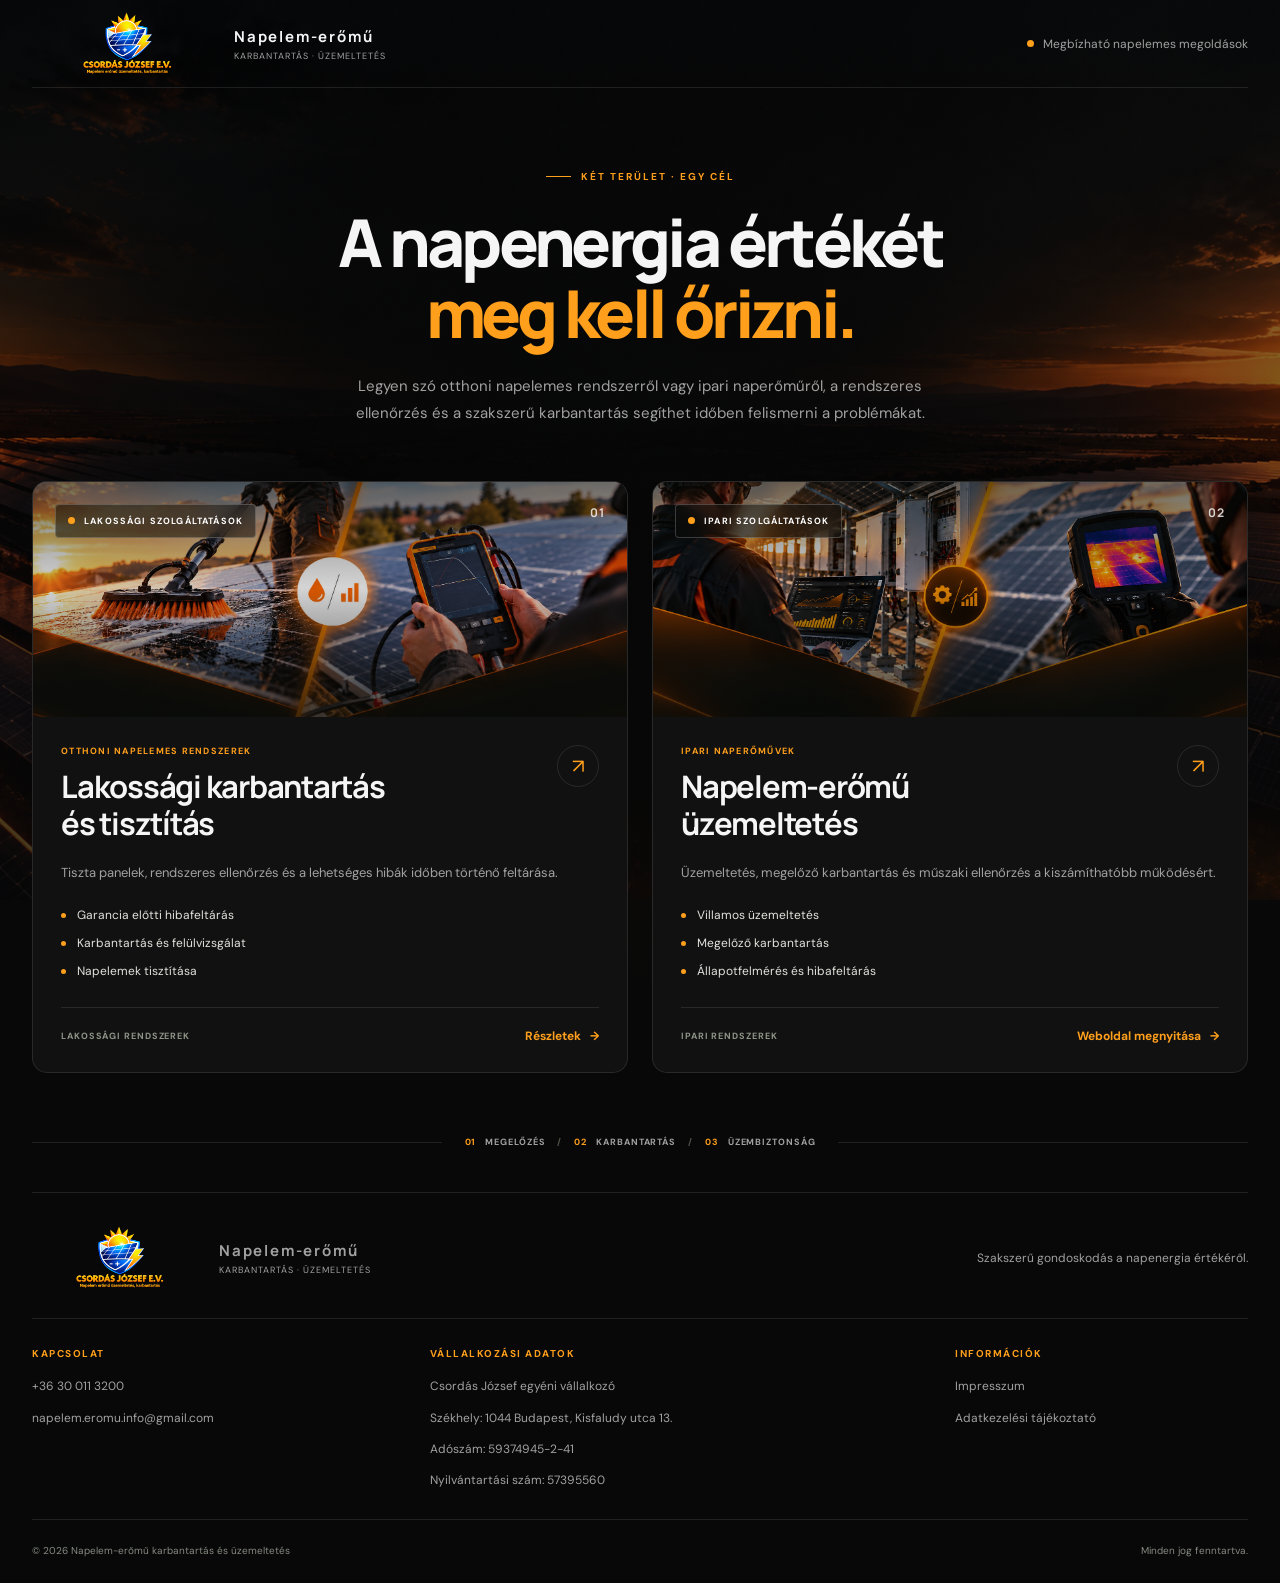
<file: index.html>
<!DOCTYPE html>
<html lang="hu">
<head>
    <meta charset="UTF-8">
    <meta name="viewport" content="width=device-width, initial-scale=1.0">

    <title>Napelemes karbantartás és üzemeltetés</title>
    <meta
        name="description"
        content="Lakossági napelemes karbantartás, tisztítás és felülvizsgálat, valamint ipari naperőművek üzemeltetése."
    >
    <meta name="theme-color" content="#10130f">

    <link rel="preconnect" href="https://fonts.googleapis.com">
    <link rel="preconnect" href="https://fonts.gstatic.com" crossorigin>
    <link
        href="https://fonts.googleapis.com/css2?family=DM+Sans:wght@400;500;600;700&family=Manrope:wght@400;500;600;700;800&display=swap"
        rel="stylesheet"
    >
    <link rel="stylesheet" href="landing.css">
</head>

<body class="landing-page">
    <div class="page-shell">
        <header class="topbar">
            <a class="brand" href="index.html" aria-label="Kezdőlap">
                
                <img
                    src="images/logo.png"
                    alt="Naperőmű Üzemeltetés"
                    class="brand-logo"
                >
                <span class="brand-copy">
                    <strong>Napelem-erőmű</strong>
                    <span>KARBANTARTÁS · ÜZEMELTETÉS</span>
                </span>
            </a>

            <div class="topbar-note">
                <span class="status-dot"></span>
                Megbízható napelemes megoldások
            </div>
        </header>

        <main>
            <section class="intro">
                <p class="eyebrow">
                    <span></span>
                    KÉT TERÜLET · EGY CÉL
                </p>

                <h1>
                    A napenergia értékét
                    <span>meg kell őrizni.</span>
                </h1>

                <p class="intro-text">
                    Legyen szó otthoni napelemes rendszerről vagy ipari
                    naperőműről, a rendszeres ellenőrzés és a szakszerű
                    karbantartás segíthet időben felismerni a problémákat.
                </p>
            </section>

            <section class="service-grid" aria-label="Szolgáltatási területek">

                <!-- LAKOSSÁGI OLDAL -->
                <a class="service-card residential-card" href="lakossagi.html">
                    <div class="card-image residential-image">
                        <span class="image-label">
                            <span class="label-dot"></span>
                            LAKOSSÁGI SZOLGÁLTATÁSOK
                        </span>

                        <span class="image-number">01</span>
                    </div>

                    <div class="card-content">
                        <div class="card-heading">
                            <div>
                                <p class="card-kicker">OTTHONI NAPELEMES RENDSZEREK</p>
                                <h2>Lakossági karbantartás <span>és tisztítás</span></h2>
                            </div>

                            <span class="card-arrow" aria-hidden="true">↗</span>
                        </div>

                        <p class="card-description">
                            Tiszta panelek, rendszeres ellenőrzés és
                            a lehetséges hibák időben történő feltárása.
                        </p>

                        <ul class="service-list">
                            <li>Garancia előtti hibafeltárás</li>
                            <li>Karbantartás és felülvizsgálat</li>
                            <li>Napelemek tisztítása</li>
                        </ul>

                        <div class="card-footer">
                            <span>LAKOSSÁGI RENDSZEREK</span>
                            <span class="card-link">Részletek <span aria-hidden="true">→</span></span>
                        </div>
                    </div>
                </a>

                <!-- MEGLÉVŐ IPARI OLDAL -->
                <a class="service-card industrial-card" href="uzemeltetes.html">
                    <div class="card-image industrial-image">
                        <span class="image-label">
                            <span class="label-dot"></span>
                            IPARI SZOLGÁLTATÁSOK
                        </span>

                        <span class="image-number">02</span>
                    </div>

                    <div class="card-content">
                        <div class="card-heading">
                            <div>
                                <p class="card-kicker">IPARI NAPERŐMŰVEK</p>
                                <h2>Napelem-erőmű<span>üzemeltetés</span></h2>
                            </div>

                            <span class="card-arrow" aria-hidden="true">↗</span>
                        </div>

                        <p class="card-description">
                            Üzemeltetés, megelőző karbantartás és műszaki
                            ellenőrzés a kiszámíthatóbb működésért.
                        </p>

                        <ul class="service-list">
                            <li>Villamos üzemeltetés</li>
                            <li>Megelőző karbantartás</li>
                            <li>Állapotfelmérés és hibafeltárás</li>
                        </ul>

                        <div class="card-footer">
                            <span>IPARI RENDSZEREK</span>
                            <span class="card-link">Weboldal megnyitása <span aria-hidden="true">→</span></span>
                        </div>
                    </div>
                </a>

            </section>

            <section class="bottom-note">
                <div class="bottom-line"></div>
                <p>
                    <span>01</span> MEGELŐZÉS
                    <span class="note-separator">/</span>
                    <span>02</span> KARBANTARTÁS
                    <span class="note-separator">/</span>
                    <span>03</span> ÜZEMBIZTONSÁG
                </p>
                <div class="bottom-line"></div>
            </section>
        </main>

        
        <footer class="site-footer">
            <div class="footer-main">
                <a class="brand footer-brand" href="index.html">
                    
                    <img
                        src="images/logo.png"
                        alt="Naperőmű Üzemeltetés"
                        class="brand-logo"
                    >

                    <span class="brand-copy">
                        <strong>Napelem-erőmű</strong>
                        <span>KARBANTARTÁS · ÜZEMELTETÉS</span>
                    </span>
                </a>

                <p class="footer-tagline">
                    Szakszerű gondoskodás a napenergia értékéről.
                </p>
            </div>

            <div class="footer-details">
                <div class="footer-column">
                    <p class="footer-heading">KAPCSOLAT</p>

                    <a href="tel:+36300113200">
                        +36 30 011 3200
                    </a>

                    <a href="mailto:napelem.eromu.info@gmail.com">
                        napelem.eromu.info@gmail.com
                    </a>
                </div>

                <div class="footer-column">
                    <p class="footer-heading">VÁLLALKOZÁSI ADATOK</p>

                    <p>Csordás József egyéni vállalkozó</p>
                    <p>Székhely: 1044 Budapest, Kisfaludy utca 13.</p>
                    <p>Adószám: 59374945-2-41</p>
                    <p>Nyilvántartási szám: 57395560</p>
                </div>

                <div class="footer-column">
                    <p class="footer-heading">INFORMÁCIÓK</p>

                    <a href="impresszum.html">Impresszum</a>
                    <a href="adatkezeles.html">Adatkezelési tájékoztató</a>
                </div>
            </div>

            <div class="footer-bottom">
                <span>© 2026 Napelem-erőmű karbantartás és üzemeltetés</span>
                <span>Minden jog fenntartva.</span>
            </div>
        </footer>
    </div>
</body>
</html>
</file>
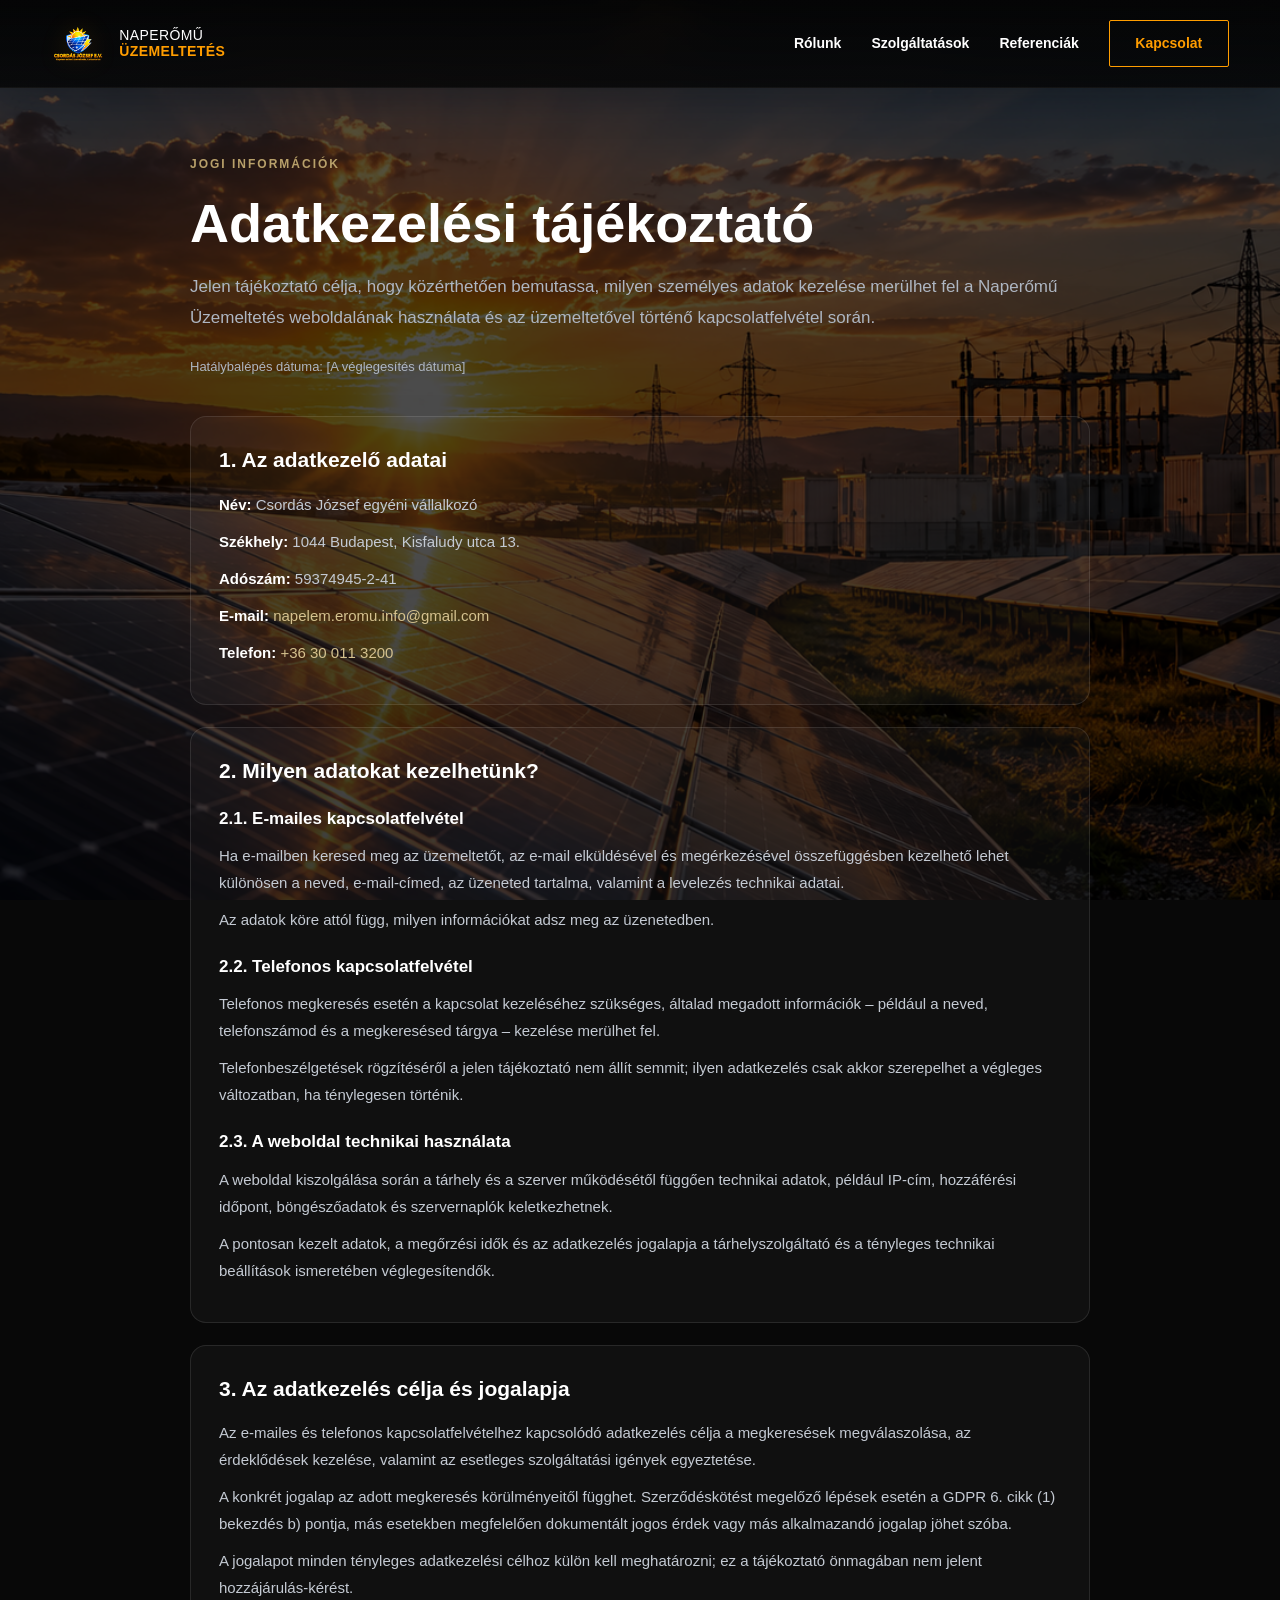
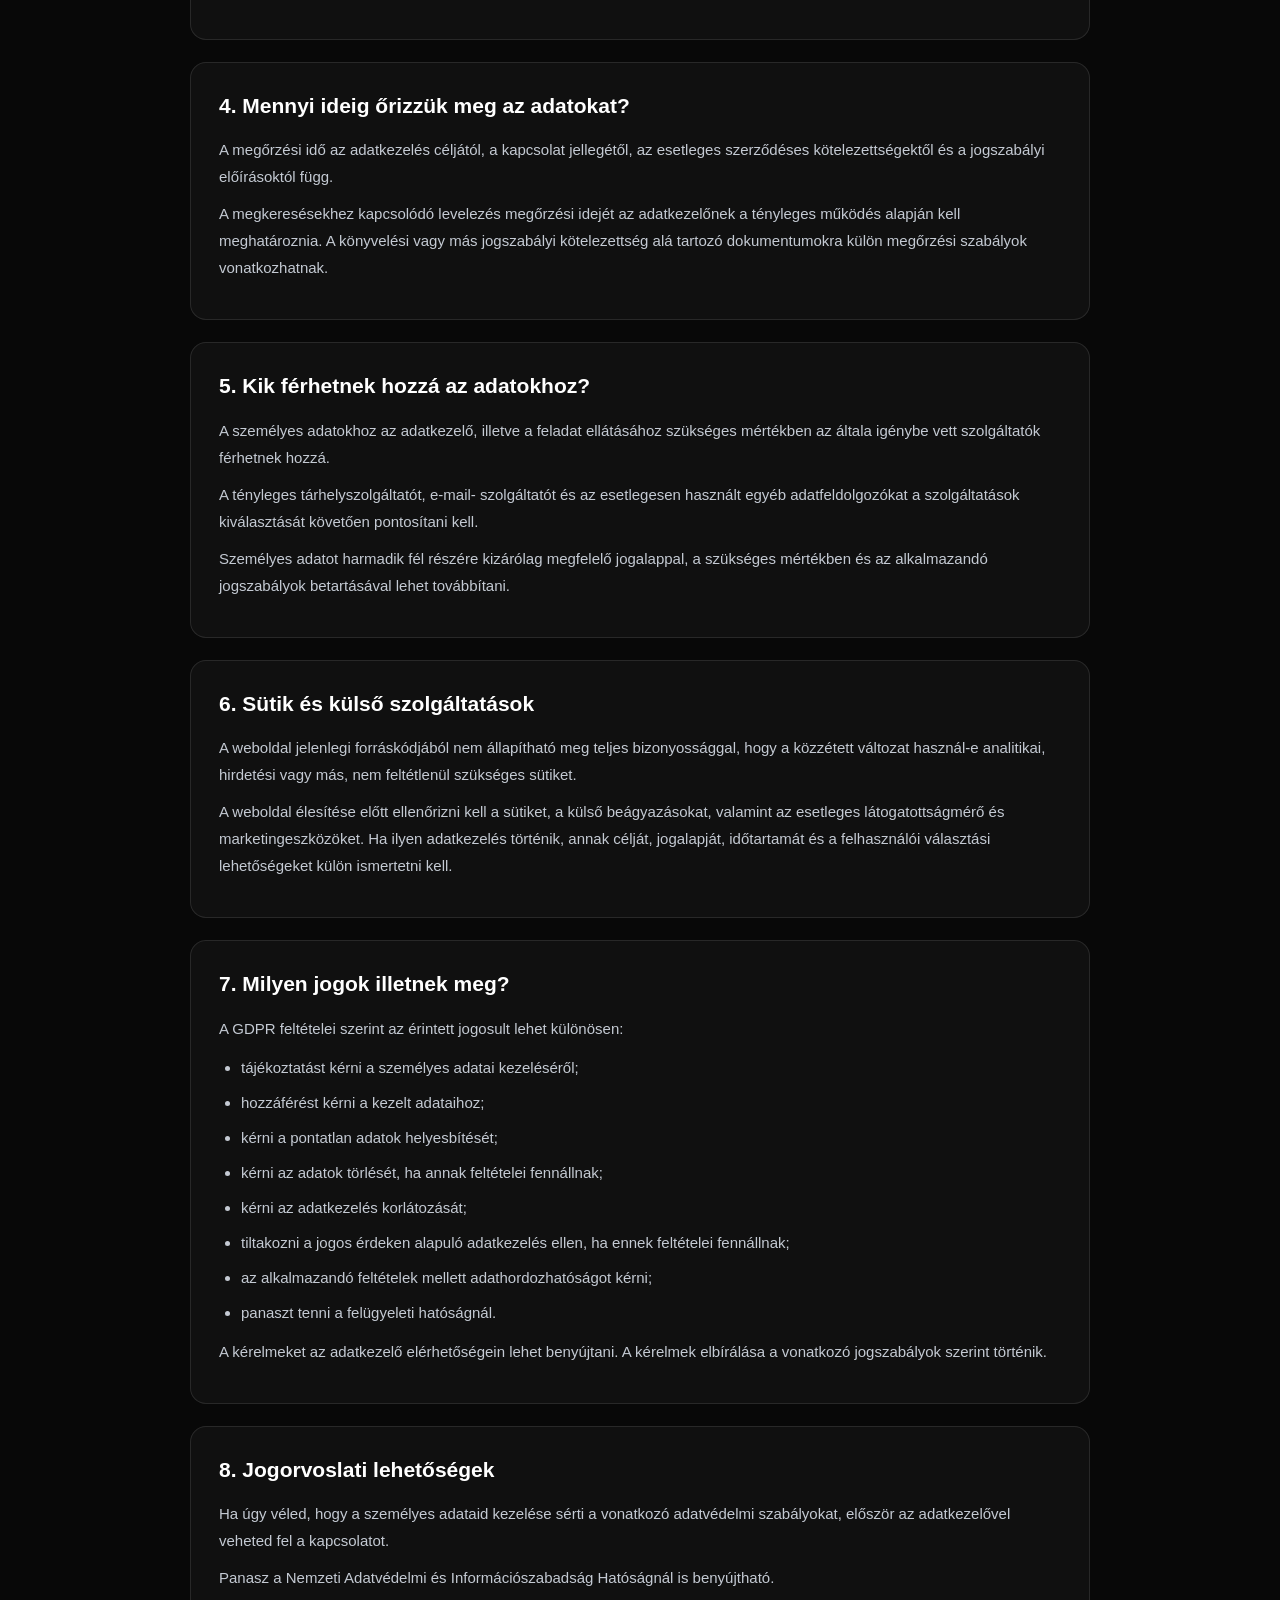
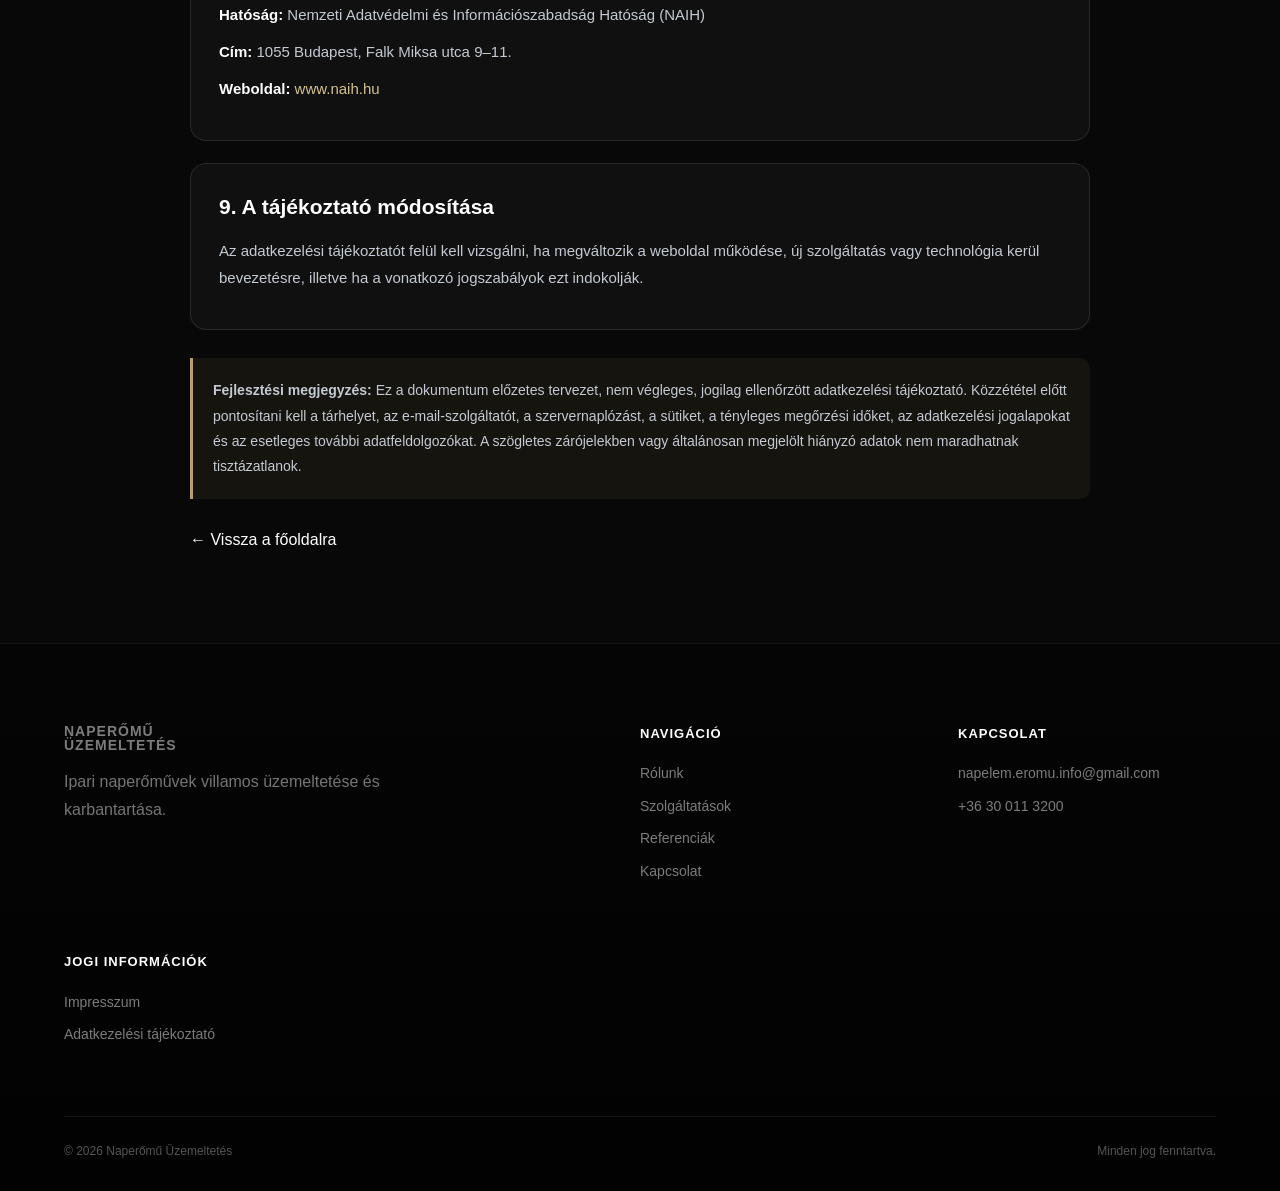
<file: adatkezeles.html>
<!DOCTYPE html>
<html lang="hu">
<head>
    <meta charset="UTF-8">
    <meta name="viewport" content="width=device-width, initial-scale=1.0">

    <title>Adatkezelési tájékoztató | Naperőmű Üzemeltetés</title>

    <meta
        name="description"
        content="A Naperőmű Üzemeltetés weboldalához kapcsolódó adatkezelési tájékoztató."
    >

    <link rel="stylesheet" href="style.css">
    <link rel="stylesheet" href="home.css">

    <style>
        .legal-page {
            min-height: 70vh;
            padding: 150px 0 90px;
        }

        .legal-content {
            max-width: 900px;
            margin: 0 auto;
        }

        .legal-eyebrow {
            display: inline-block;
            margin-bottom: 18px;
            color: #b8a06a;
            font-size: 12px;
            font-weight: 700;
            letter-spacing: 2px;
            text-transform: uppercase;
        }

        .legal-content h1 {
            margin-bottom: 18px;
            font-size: clamp(34px, 5vw, 54px);
            line-height: 1.15;
        }

        .legal-intro {
            margin-bottom: 24px;
            color: #aeb6c2;
            font-size: 17px;
            line-height: 1.8;
        }

        .legal-updated {
            margin-bottom: 38px;
            color: #aeb6c2;
            font-size: 13px;
        }

        .legal-card {
            margin-bottom: 22px;
            padding: 28px;
            border: 1px solid rgba(255, 255, 255, 0.1);
            border-radius: 16px;
            background: rgba(255, 255, 255, 0.035);
        }

        .legal-card h2 {
            margin-bottom: 16px;
            font-size: 21px;
            line-height: 1.4;
        }

        .legal-card h3 {
            margin: 20px 0 10px;
            font-size: 17px;
        }

        .legal-card p,
        .legal-card li {
            color: #c4cad3;
            font-size: 15px;
            line-height: 1.8;
            overflow-wrap: anywhere;
        }

        .legal-card p {
            margin: 10px 0;
        }

        .legal-card ul {
            padding-left: 22px;
            margin: 12px 0;
        }

        .legal-card li {
            margin-bottom: 8px;
        }

        .legal-card strong {
            color: #fff;
        }

        .legal-card a {
            color: #d5c28f;
            overflow-wrap: anywhere;
        }

        .legal-notice {
            margin-top: 28px;
            padding: 20px;
            border-left: 3px solid #b8a06a;
            border-radius: 0 10px 10px 0;
            background: rgba(184, 160, 106, 0.08);
            color: #c4cad3;
            font-size: 14px;
            line-height: 1.8;
        }

        .legal-back {
            display: inline-flex;
            margin-top: 28px;
            color: #fff;
            text-decoration: none;
            transition: color 0.2s ease;
        }

        .legal-back:hover {
            color: #b8a06a;
        }

        @media (max-width: 600px) {
            .legal-page {
                padding: 120px 0 60px;
            }

            .legal-card {
                padding: 21px;
            }
        }
    </style>
</head>

<body>

    <!-- FEJLÉC -->
    <header class="navbar">
        <div class="nav-container">

            <a href="index.html" class="logo">
                <img
                    src="images/logo.png"
                    alt="Naperőmű Üzemeltetés"
                >

                <div class="logo-text">
                    <span>NAPERŐMŰ</span>
                    <strong>ÜZEMELTETÉS</strong>
                </div>
            </a>

            <nav class="nav-menu">
                <a href="index.html#rolunk">Rólunk</a>
                <a href="index.html#szolgaltatasok">Szolgáltatások</a>
                <a href="index.html#referenciak">Referenciák</a>
                <a href="index.html#kapcsolat" class="nav-button">
                    Kapcsolat
                </a>
            </nav>

            <button
                class="menu-toggle"
                id="menuToggle"
                aria-label="Menü megnyitása"
                aria-expanded="false"
            >
                ☰
            </button>

        </div>
    </header>

    <main>
        <section class="legal-page">
            <div class="section-container">
                <div class="legal-content">

                    <span class="legal-eyebrow">
                        Jogi információk
                    </span>

                    <h1>Adatkezelési tájékoztató</h1>

                    <p class="legal-intro">
                        Jelen tájékoztató célja, hogy közérthetően
                        bemutassa, milyen személyes adatok kezelése
                        merülhet fel a Naperőmű Üzemeltetés weboldalának
                        használata és az üzemeltetővel történő
                        kapcsolatfelvétel során.
                    </p>

                    <p class="legal-updated">
                        Hatálybalépés dátuma: [A véglegesítés dátuma]
                    </p>

                    <!-- 1. ADATKEZELŐ -->
                    <section class="legal-card">
                        <h2>1. Az adatkezelő adatai</h2>

                        <p>
                            <strong>Név:</strong>
                            Csordás József egyéni vállalkozó
                        </p>

                        <p>
                            <strong>Székhely:</strong>
                            1044 Budapest, Kisfaludy utca 13.
                        </p>

                        <p>
                            <strong>Adószám:</strong>
                            59374945-2-41
                        </p>

                        <p>
                            <strong>E-mail:</strong>
                            <a href="mailto:napelem.eromu.info@gmail.com">
                                napelem.eromu.info@gmail.com
                            </a>
                        </p>

                        <p>
                            <strong>Telefon:</strong>
                            <a href="tel:+36300113200">
                                +36 30 011 3200
                            </a>
                        </p>
                    </section>

                    <!-- 2. KEZELT ADATOK -->
                    <section class="legal-card">
                        <h2>2. Milyen adatokat kezelhetünk?</h2>

                        <h3>2.1. E-mailes kapcsolatfelvétel</h3>

                        <p>
                            Ha e-mailben keresed meg az üzemeltetőt,
                            az e-mail elküldésével és megérkezésével
                            összefüggésben kezelhető lehet különösen
                            a neved, e-mail-címed, az üzeneted tartalma,
                            valamint a levelezés technikai adatai.
                        </p>

                        <p>
                            Az adatok köre attól függ, milyen
                            információkat adsz meg az üzenetedben.
                        </p>

                        <h3>2.2. Telefonos kapcsolatfelvétel</h3>

                        <p>
                            Telefonos megkeresés esetén a kapcsolat
                            kezeléséhez szükséges, általad megadott
                            információk – például a neved, telefonszámod
                            és a megkeresésed tárgya – kezelése merülhet fel.
                        </p>

                        <p>
                            Telefonbeszélgetések rögzítéséről a jelen
                            tájékoztató nem állít semmit; ilyen adatkezelés
                            csak akkor szerepelhet a végleges változatban,
                            ha ténylegesen történik.
                        </p>

                        <h3>2.3. A weboldal technikai használata</h3>

                        <p>
                            A weboldal kiszolgálása során a tárhely
                            és a szerver működésétől függően technikai
                            adatok, például IP-cím, hozzáférési időpont,
                            böngészőadatok és szervernaplók keletkezhetnek.
                        </p>

                        <p>
                            A pontosan kezelt adatok, a megőrzési idők
                            és az adatkezelés jogalapja a tárhelyszolgáltató
                            és a tényleges technikai beállítások
                            ismeretében véglegesítendők.
                        </p>
                    </section>

                    <!-- 3. CÉLOK ÉS JOGALAPOK -->
                    <section class="legal-card">
                        <h2>3. Az adatkezelés célja és jogalapja</h2>

                        <p>
                            Az e-mailes és telefonos kapcsolatfelvételhez
                            kapcsolódó adatkezelés célja a megkeresések
                            megválaszolása, az érdeklődések kezelése,
                            valamint az esetleges szolgáltatási igények
                            egyeztetése.
                        </p>

                        <p>
                            A konkrét jogalap az adott megkeresés
                            körülményeitől függhet. Szerződéskötést
                            megelőző lépések esetén a GDPR 6. cikk
                            (1) bekezdés b) pontja, más esetekben
                            megfelelően dokumentált jogos érdek vagy
                            más alkalmazandó jogalap jöhet szóba.
                        </p>

                        <p>
                            A jogalapot minden tényleges adatkezelési
                            célhoz külön kell meghatározni; ez a
                            tájékoztató önmagában nem jelent
                            hozzájárulás-kérést.
                        </p>
                    </section>

                    <!-- 4. MEGŐRZÉSI IDŐ -->
                    <section class="legal-card">
                        <h2>4. Mennyi ideig őrizzük meg az adatokat?</h2>

                        <p>
                            A megőrzési idő az adatkezelés céljától,
                            a kapcsolat jellegétől, az esetleges
                            szerződéses kötelezettségektől és a
                            jogszabályi előírásoktól függ.
                        </p>

                        <p>
                            A megkeresésekhez kapcsolódó levelezés
                            megőrzési idejét az adatkezelőnek a
                            tényleges működés alapján kell meghatároznia.
                            A könyvelési vagy más jogszabályi
                            kötelezettség alá tartozó dokumentumokra
                            külön megőrzési szabályok vonatkozhatnak.
                        </p>
                    </section>

                    <!-- 5. ADATTOVÁBBÍTÁS -->
                    <section class="legal-card">
                        <h2>5. Kik férhetnek hozzá az adatokhoz?</h2>

                        <p>
                            A személyes adatokhoz az adatkezelő,
                            illetve a feladat ellátásához szükséges
                            mértékben az általa igénybe vett
                            szolgáltatók férhetnek hozzá.
                        </p>

                        <p>
                            A tényleges tárhelyszolgáltatót, e-mail-
                            szolgáltatót és az esetlegesen használt
                            egyéb adatfeldolgozókat a szolgáltatások
                            kiválasztását követően pontosítani kell.
                        </p>

                        <p>
                            Személyes adatot harmadik fél részére
                            kizárólag megfelelő jogalappal, a szükséges
                            mértékben és az alkalmazandó jogszabályok
                            betartásával lehet továbbítani.
                        </p>
                    </section>

                    <!-- 6. SÜTIK -->
                    <section class="legal-card">
                        <h2>6. Sütik és külső szolgáltatások</h2>

                        <p>
                            A weboldal jelenlegi forráskódjából nem
                            állapítható meg teljes bizonyossággal,
                            hogy a közzétett változat használ-e
                            analitikai, hirdetési vagy más, nem
                            feltétlenül szükséges sütiket.
                        </p>

                        <p>
                            A weboldal élesítése előtt ellenőrizni
                            kell a sütiket, a külső beágyazásokat,
                            valamint az esetleges látogatottságmérő
                            és marketingeszközöket. Ha ilyen
                            adatkezelés történik, annak célját,
                            jogalapját, időtartamát és a felhasználói
                            választási lehetőségeket külön ismertetni kell.
                        </p>
                    </section>

                    <!-- 7. ÉRINTETTI JOGOK -->
                    <section class="legal-card">
                        <h2>7. Milyen jogok illetnek meg?</h2>

                        <p>
                            A GDPR feltételei szerint az érintett
                            jogosult lehet különösen:
                        </p>

                        <ul>
                            <li>tájékoztatást kérni a személyes adatai kezeléséről;</li>
                            <li>hozzáférést kérni a kezelt adataihoz;</li>
                            <li>kérni a pontatlan adatok helyesbítését;</li>
                            <li>kérni az adatok törlését, ha annak feltételei fennállnak;</li>
                            <li>kérni az adatkezelés korlátozását;</li>
                            <li>tiltakozni a jogos érdeken alapuló adatkezelés ellen, ha ennek feltételei fennállnak;</li>
                            <li>az alkalmazandó feltételek mellett adathordozhatóságot kérni;</li>
                            <li>panaszt tenni a felügyeleti hatóságnál.</li>
                        </ul>

                        <p>
                            A kérelmeket az adatkezelő elérhetőségein
                            lehet benyújtani. A kérelmek elbírálása
                            a vonatkozó jogszabályok szerint történik.
                        </p>
                    </section>

                    <!-- 8. PANASZ -->
                    <section class="legal-card">
                        <h2>8. Jogorvoslati lehetőségek</h2>

                        <p>
                            Ha úgy véled, hogy a személyes adataid
                            kezelése sérti a vonatkozó adatvédelmi
                            szabályokat, először az adatkezelővel
                            veheted fel a kapcsolatot.
                        </p>

                        <p>
                            Panasz a Nemzeti Adatvédelmi és
                            Információszabadság Hatóságnál is
                            benyújtható.
                        </p>

                        <p>
                            <strong>Hatóság:</strong>
                            Nemzeti Adatvédelmi és Információszabadság Hatóság (NAIH)
                        </p>

                        <p>
                            <strong>Cím:</strong>
                            1055 Budapest, Falk Miksa utca 9–11.
                        </p>

                        <p>
                            <strong>Weboldal:</strong>
                            <a
                                href="https://www.naih.hu/"
                                target="_blank"
                                rel="noopener noreferrer"
                            >
                                www.naih.hu
                            </a>
                        </p>
                    </section>

                    <!-- 9. MÓDOSÍTÁS -->
                    <section class="legal-card">
                        <h2>9. A tájékoztató módosítása</h2>

                        <p>
                            Az adatkezelési tájékoztatót felül kell
                            vizsgálni, ha megváltozik a weboldal
                            működése, új szolgáltatás vagy technológia
                            kerül bevezetésre, illetve ha a vonatkozó
                            jogszabályok ezt indokolják.
                        </p>
                    </section>

                    <div class="legal-notice">
                        <strong>Fejlesztési megjegyzés:</strong>
                        Ez a dokumentum előzetes tervezet, nem végleges,
                        jogilag ellenőrzött adatkezelési tájékoztató.
                        Közzététel előtt pontosítani kell a tárhelyet,
                        az e-mail-szolgáltatót, a szervernaplózást,
                        a sütiket, a tényleges megőrzési időket,
                        az adatkezelési jogalapokat és az esetleges
                        további adatfeldolgozókat. A szögletes
                        zárójelekben vagy általánosan megjelölt
                        hiányzó adatok nem maradhatnak tisztázatlanok.
                    </div>

                    <a href="index.html" class="legal-back">
                        ← Vissza a főoldalra
                    </a>

                </div>
            </div>
        </section>
    </main>

    <!-- LÁBLÉC -->
    <footer class="footer">
        <div class="section-container">

            <div class="footer-grid">

                <div class="footer-brand">
                    <a href="index.html" class="footer-logo">
                        NAPERŐMŰ<br>
                        ÜZEMELTETÉS
                    </a>

                    <p>
                        Ipari naperőművek villamos üzemeltetése
                        és karbantartása.
                    </p>
                </div>

                <div class="footer-column">
                    <h4>Navigáció</h4>
                    <a href="index.html#rolunk">Rólunk</a>
                    <a href="index.html#szolgaltatasok">Szolgáltatások</a>
                    <a href="index.html#referenciak">Referenciák</a>
                    <a href="index.html#kapcsolat">Kapcsolat</a>
                </div>

                <div class="footer-column">
                    <h4>Kapcsolat</h4>
                    <a href="mailto:napelem.eromu.info@gmail.com">
                        napelem.eromu.info@gmail.com
                    </a>
                    <a href="tel:+36300113200">
                        +36 30 011 3200
                    </a>
                </div>

                <div class="footer-column">
                    <h4>Jogi információk</h4>
                    <a href="impresszum.html">Impresszum</a>
                    <a href="adatkezeles.html">
                        Adatkezelési tájékoztató
                    </a>
                </div>

            </div>

            <div class="footer-bottom">
                <span>
                    © <span id="footerYear"></span>
                    Naperőmű Üzemeltetés
                </span>
                <span>Minden jog fenntartva.</span>
            </div>

        </div>
    </footer>

    <script src="script.js"></script>

    <script>
        document.getElementById("footerYear").textContent =
            new Date().getFullYear();
    </script>

</body>
</html>
</file>
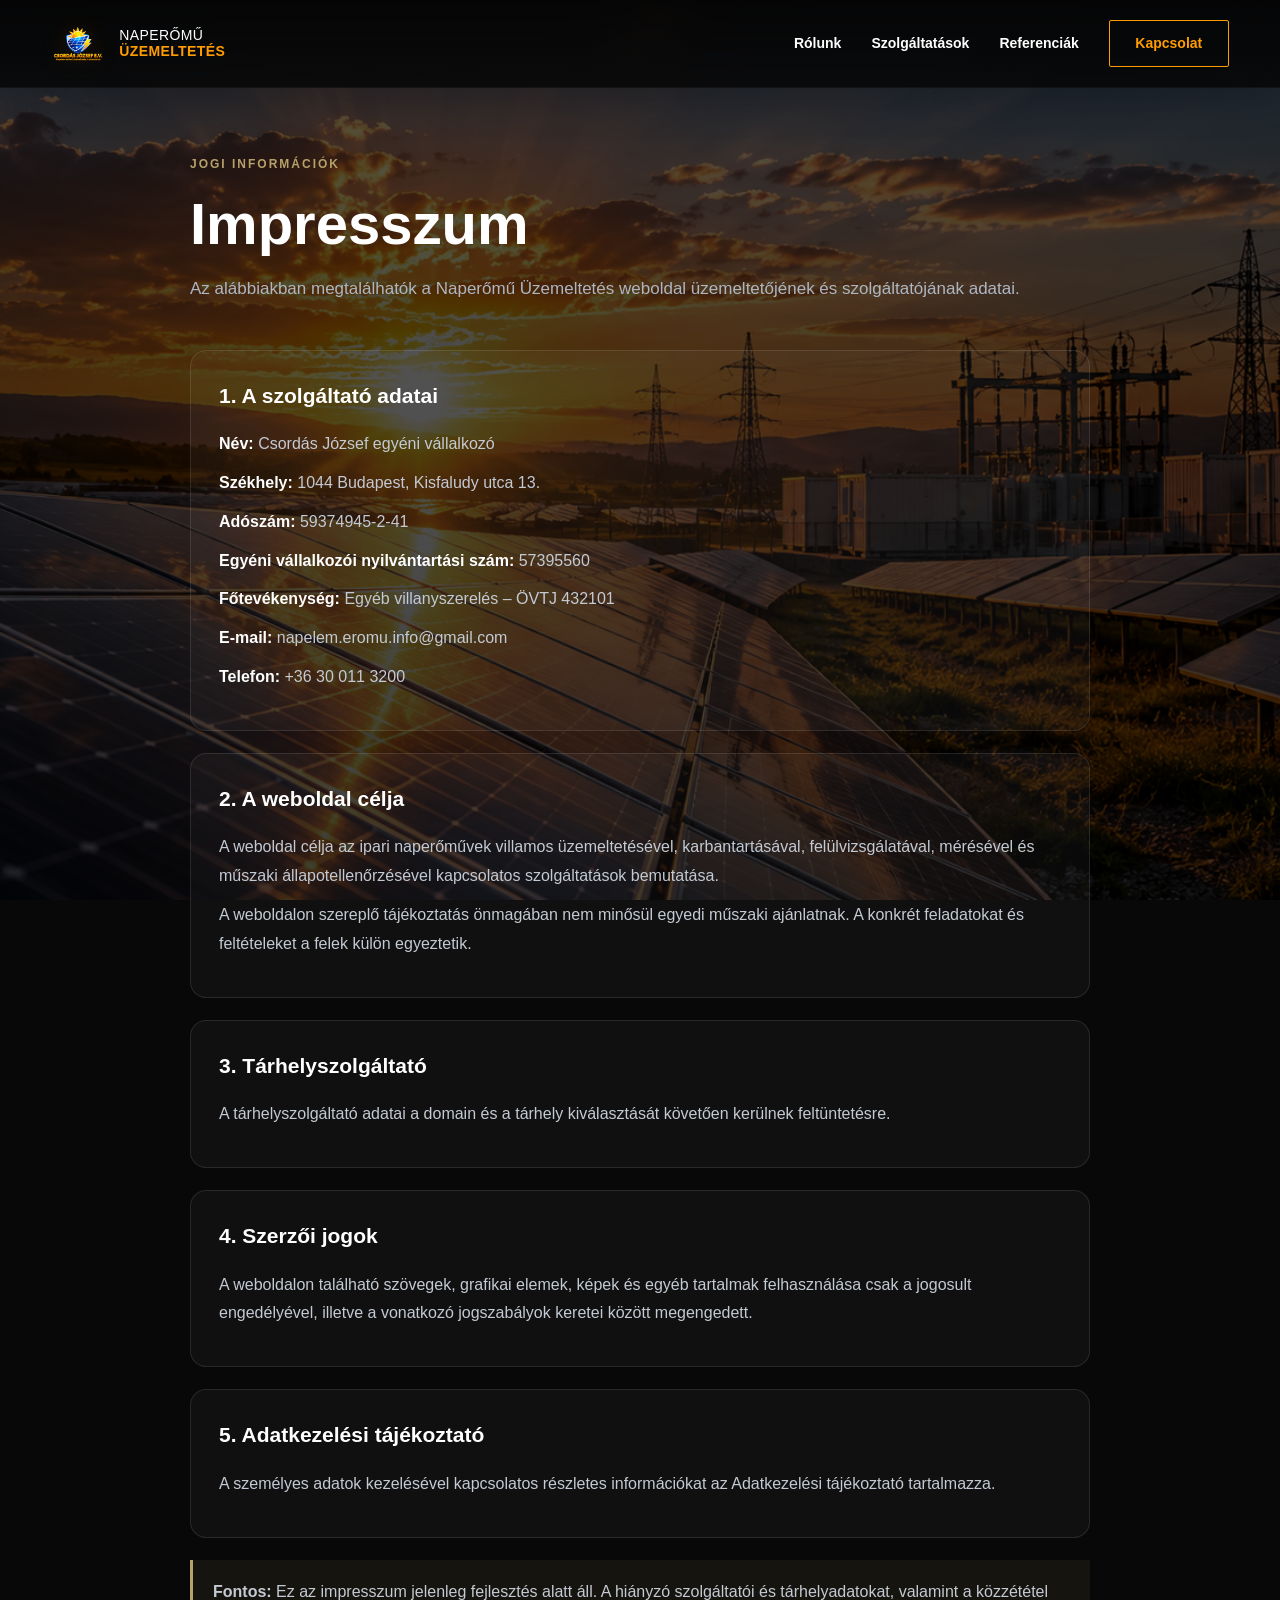
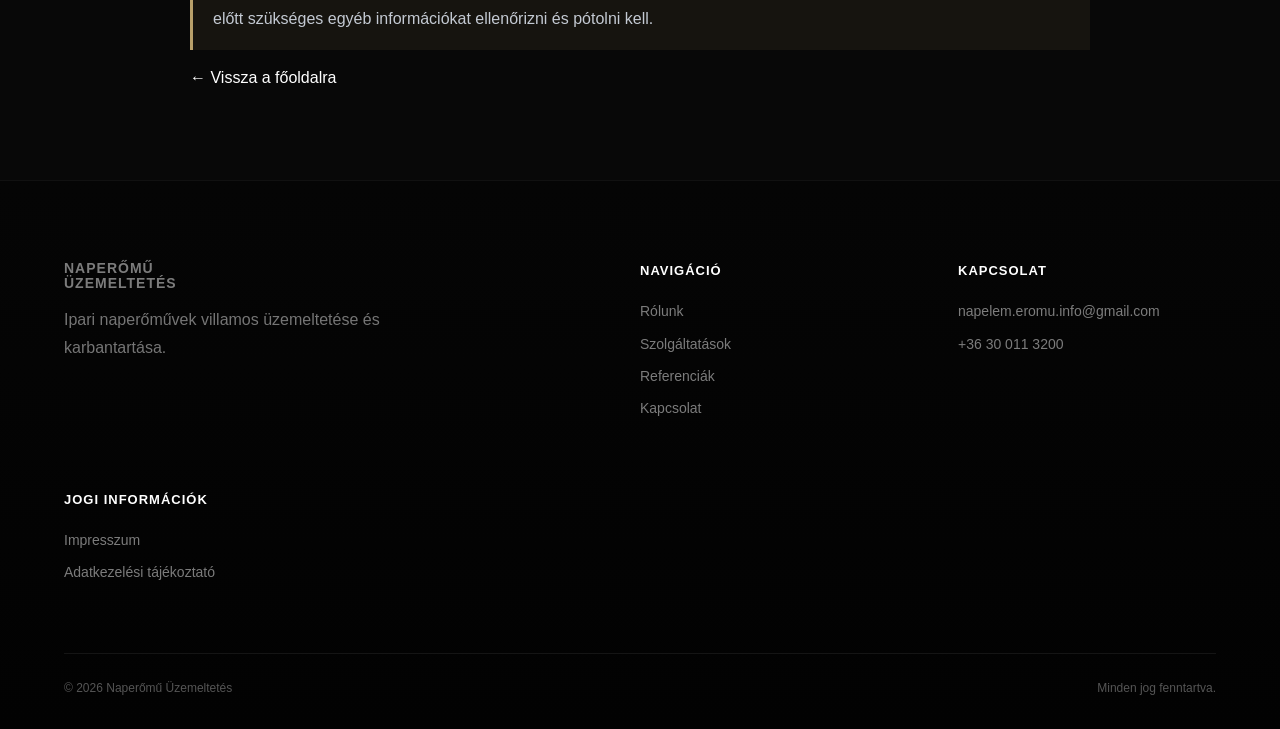
<file: impresszum.html>
<!DOCTYPE html>
<html lang="hu">
<head>
    <meta charset="UTF-8">
    <meta name="viewport" content="width=device-width, initial-scale=1.0">

    <title>Impresszum | Naperőmű Üzemeltetés</title>

    <meta
        name="description"
        content="A Naperőmű Üzemeltetés weboldal üzemeltetőjének és szolgáltatójának adatai."
    >

    <link rel="stylesheet" href="style.css">
    <link rel="stylesheet" href="home.css">

    <style>
        .legal-page {
            min-height: 70vh;
            padding: 150px 0 90px;
        }

        .legal-content {
            max-width: 900px;
            margin: 0 auto;
        }

        .legal-eyebrow {
            display: inline-block;
            margin-bottom: 18px;
            color: #b8a06a;
            font-size: 12px;
            font-weight: 700;
            letter-spacing: 2px;
            text-transform: uppercase;
        }

        .legal-content h1 {
            margin-bottom: 18px;
            font-size: clamp(36px, 5vw, 58px);
            line-height: 1.1;
        }

        .legal-intro {
            margin-bottom: 45px;
            color: #aeb6c2;
            font-size: 17px;
            line-height: 1.8;
        }

        .legal-card {
            margin-bottom: 22px;
            padding: 28px;
            border: 1px solid rgba(255, 255, 255, 0.1);
            border-radius: 16px;
            background: rgba(255, 255, 255, 0.035);
        }

        .legal-card h2 {
            margin-bottom: 18px;
            font-size: 21px;
        }

        .legal-card p {
            margin: 10px 0;
            color: #c4cad3;
            line-height: 1.8;
            overflow-wrap: anywhere;
        }

        .legal-card strong {
            color: #fff;
        }

        .legal-back {
            display: inline-flex;
            margin-top: 15px;
            color: #fff;
            text-decoration: none;
            transition: color 0.2s ease;
        }

        .legal-back:hover {
            color: #b8a06a;
        }

        .legal-notice {
            padding: 18px 20px;
            border-left: 3px solid #b8a06a;
            background: rgba(184, 160, 106, 0.08);
            color: #c4cad3;
            line-height: 1.7;
        }

        @media (max-width: 600px) {
            .legal-page {
                padding: 120px 0 60px;
            }

            .legal-card {
                padding: 21px;
            }
        }
    </style>
</head>

<body>

    <header class="navbar">
        <div class="nav-container">

            <a href="index.html" class="logo">
                <img
                    src="images/logo.png"
                    alt="Naperőmű Üzemeltetés"
                >

                <div class="logo-text">
                    <span>NAPERŐMŰ</span>
                    <strong>ÜZEMELTETÉS</strong>
                </div>
            </a>

            <nav class="nav-menu">
                <a href="index.html#rolunk">Rólunk</a>
                <a href="index.html#szolgaltatasok">Szolgáltatások</a>
                <a href="index.html#referenciak">Referenciák</a>
                <a href="index.html#kapcsolat" class="nav-button">
                    Kapcsolat
                </a>
            </nav>

            <button
                class="menu-toggle"
                id="menuToggle"
                aria-label="Menü megnyitása"
                aria-expanded="false"
            >
                ☰
            </button>

        </div>
    </header>

    <main>
        <section class="legal-page">
            <div class="section-container">
                <div class="legal-content">

                    <span class="legal-eyebrow">
                        Jogi információk
                    </span>

                    <h1>Impresszum</h1>

                    <p class="legal-intro">
                        Az alábbiakban megtalálhatók a Naperőmű
                        Üzemeltetés weboldal üzemeltetőjének és
                        szolgáltatójának adatai.
                    </p>

                    <section class="legal-card">
                        <h2>1. A szolgáltató adatai</h2>

                        <p>
                            <strong>Név:</strong>
                            Csordás József egyéni vállalkozó
                        </p>

                        <p>
                            <strong>Székhely:</strong>
                            1044 Budapest, Kisfaludy utca 13.
                        </p>

                        <p>
                            <strong>Adószám:</strong>
                            59374945-2-41
                        </p>

                        <p>
                            <strong>Egyéni vállalkozói nyilvántartási szám:</strong>
                            57395560
                        </p>

                        <p>
                            <strong>Főtevékenység:</strong>
                            Egyéb villanyszerelés – ÖVTJ 432101
                        </p>

                        <p>
                            <strong>E-mail:</strong>
                            <a href="mailto:napelem.eromu.info@gmail.com">
                                napelem.eromu.info@gmail.com
                            </a>
                        </p>

                        <p>
                            <strong>Telefon:</strong>
                            <a href="tel:+36300113200">
                                +36 30 011 3200
                            </a>
                        </p>
                    </section>

                    <section class="legal-card">
                        <h2>2. A weboldal célja</h2>

                        <p>
                            A weboldal célja az ipari naperőművek
                            villamos üzemeltetésével, karbantartásával,
                            felülvizsgálatával, mérésével és műszaki
                            állapotellenőrzésével kapcsolatos
                            szolgáltatások bemutatása.
                        </p>

                        <p>
                            A weboldalon szereplő tájékoztatás önmagában
                            nem minősül egyedi műszaki ajánlatnak.
                            A konkrét feladatokat és feltételeket a felek
                            külön egyeztetik.
                        </p>
                    </section>

                    <section class="legal-card">
                        <h2>3. Tárhelyszolgáltató</h2>

                        <p>
                            A tárhelyszolgáltató adatai a domain és
                            a tárhely kiválasztását követően kerülnek
                            feltüntetésre.
                        </p>
                    </section>

                    <section class="legal-card">
                        <h2>4. Szerzői jogok</h2>

                        <p>
                            A weboldalon található szövegek, grafikai
                            elemek, képek és egyéb tartalmak felhasználása
                            csak a jogosult engedélyével, illetve a
                            vonatkozó jogszabályok keretei között
                            megengedett.
                        </p>
                    </section>

                    <section class="legal-card">
                        <h2>5. Adatkezelési tájékoztató</h2>

                        <p>
                            A személyes adatok kezelésével kapcsolatos
                            részletes információkat az
                            <a href="adatkezeles.html">
                                Adatkezelési tájékoztató
                            </a>
                            tartalmazza.
                        </p>
                    </section>

                    <div class="legal-notice">
                        <strong>Fontos:</strong>
                        Ez az impresszum jelenleg fejlesztés alatt áll.
                        A hiányzó szolgáltatói és tárhelyadatokat,
                        valamint a közzététel előtt szükséges egyéb
                        információkat ellenőrizni és pótolni kell.
                    </div>

                    <a href="index.html" class="legal-back">
                        ← Vissza a főoldalra
                    </a>

                </div>
            </div>
        </section>
    </main>

    <footer class="footer">
        <div class="section-container">

            <div class="footer-grid">

                <div class="footer-brand">
                    <a href="index.html" class="footer-logo">
                        NAPERŐMŰ<br>
                        ÜZEMELTETÉS
                    </a>

                    <p>
                        Ipari naperőművek villamos üzemeltetése
                        és karbantartása.
                    </p>
                </div>

                <div class="footer-column">
                    <h4>Navigáció</h4>
                    <a href="index.html#rolunk">Rólunk</a>
                    <a href="index.html#szolgaltatasok">Szolgáltatások</a>
                    <a href="index.html#referenciak">Referenciák</a>
                    <a href="index.html#kapcsolat">Kapcsolat</a>
                </div>

                <div class="footer-column">
                    <h4>Kapcsolat</h4>
                    <a href="mailto:napelem.eromu.info@gmail.com">
                        napelem.eromu.info@gmail.com
                    </a>
                    <a href="tel:+36300113200">
                        +36 30 011 3200
                    </a>
                </div>

                <div class="footer-column">
                    <h4>Jogi információk</h4>
                    <a href="impresszum.html">Impresszum</a>
                    <a href="adatkezeles.html">
                        Adatkezelési tájékoztató
                    </a>
                </div>

            </div>

            <div class="footer-bottom">
                <span>
                    © <span id="footerYear"></span>
                    Naperőmű Üzemeltetés
                </span>
                <span>Minden jog fenntartva.</span>
            </div>

        </div>
    </footer>

    <script src="script.js"></script>

    <script>
        document.getElementById("footerYear").textContent =
            new Date().getFullYear();
    </script>

</body>
</html>
</file>
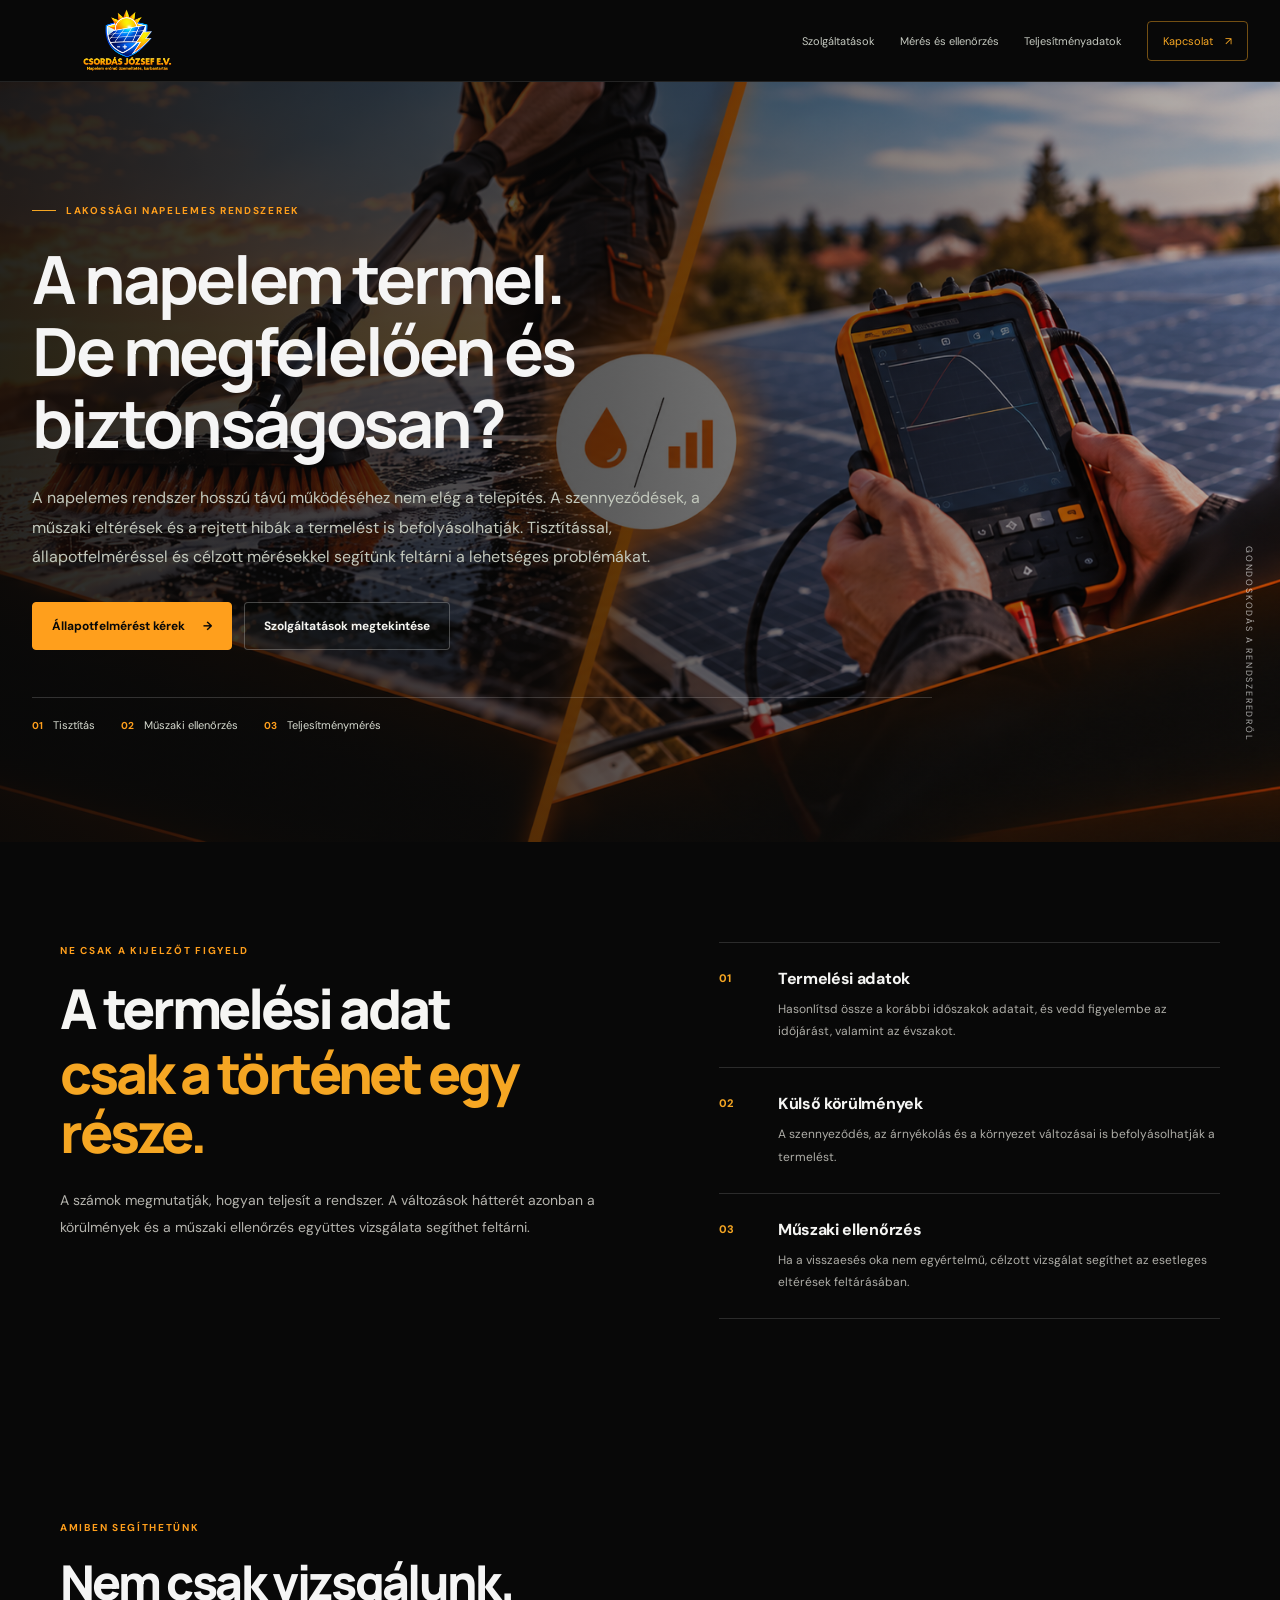
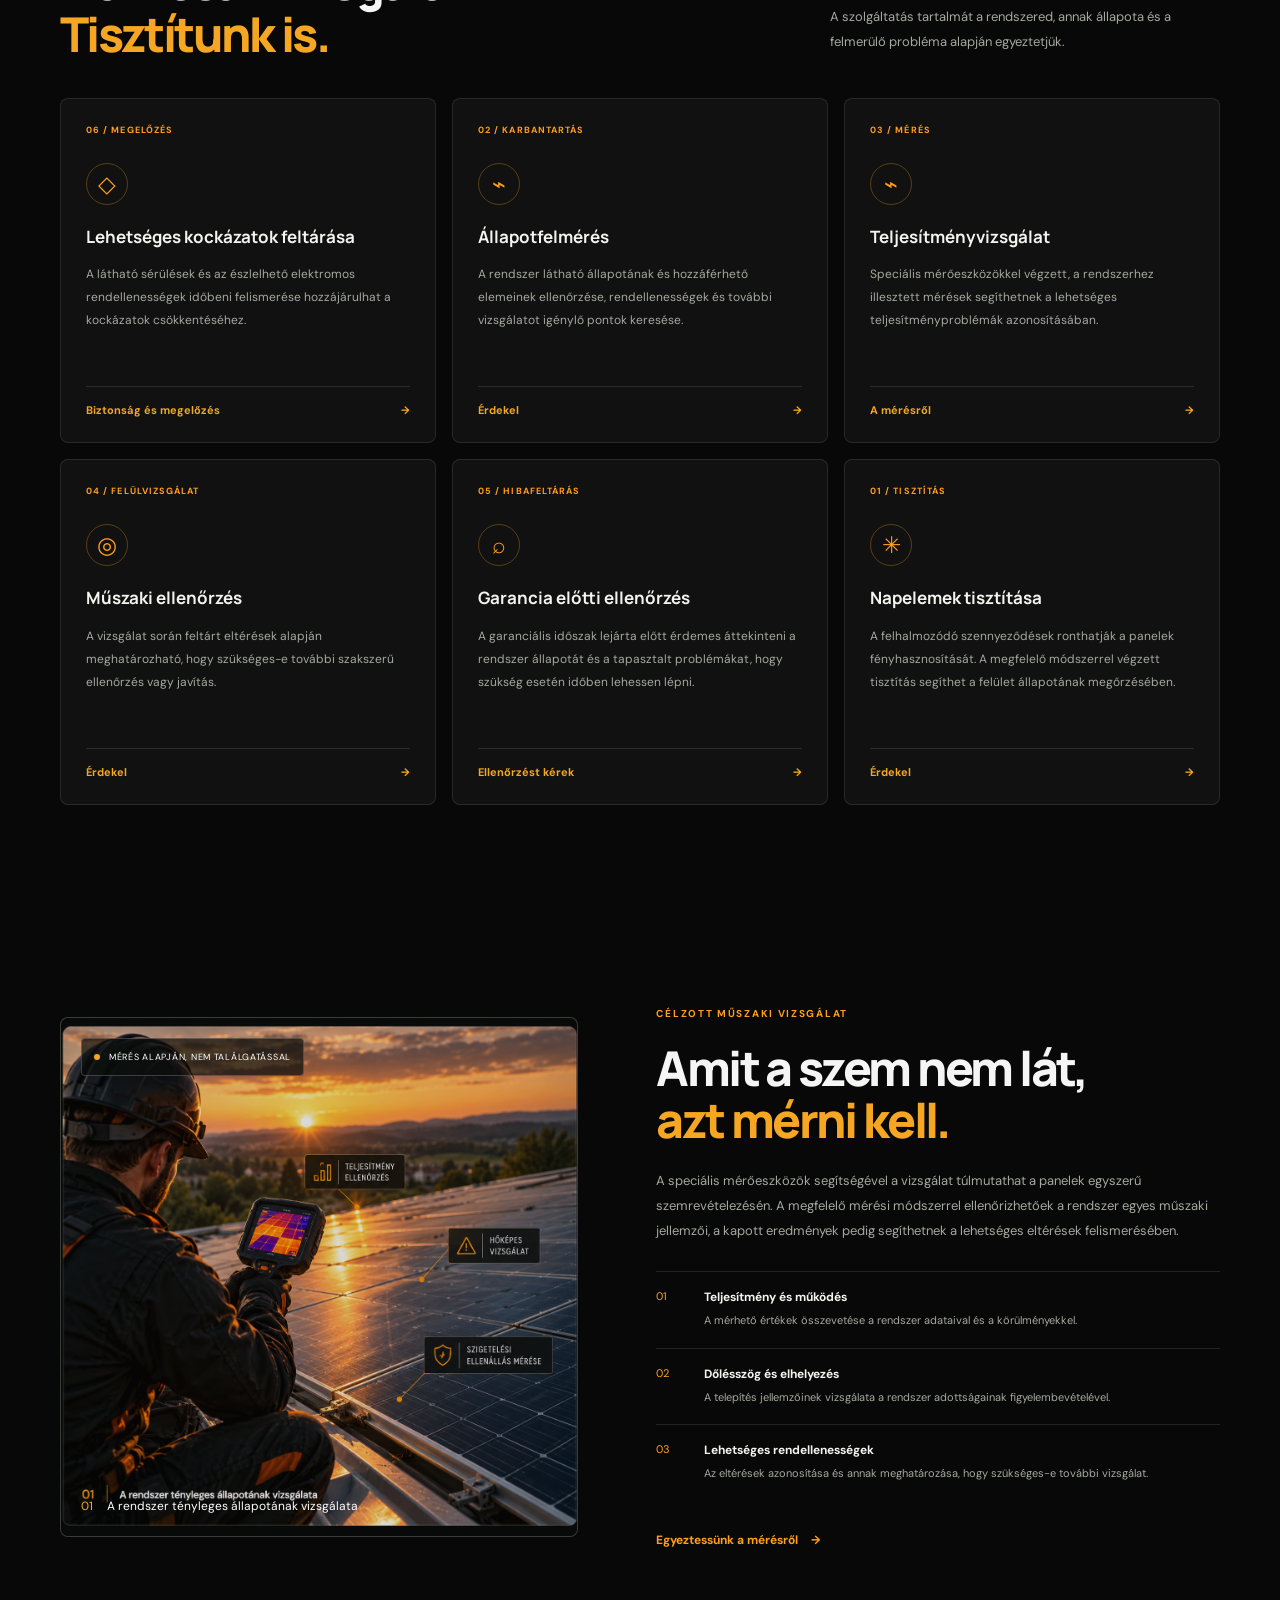
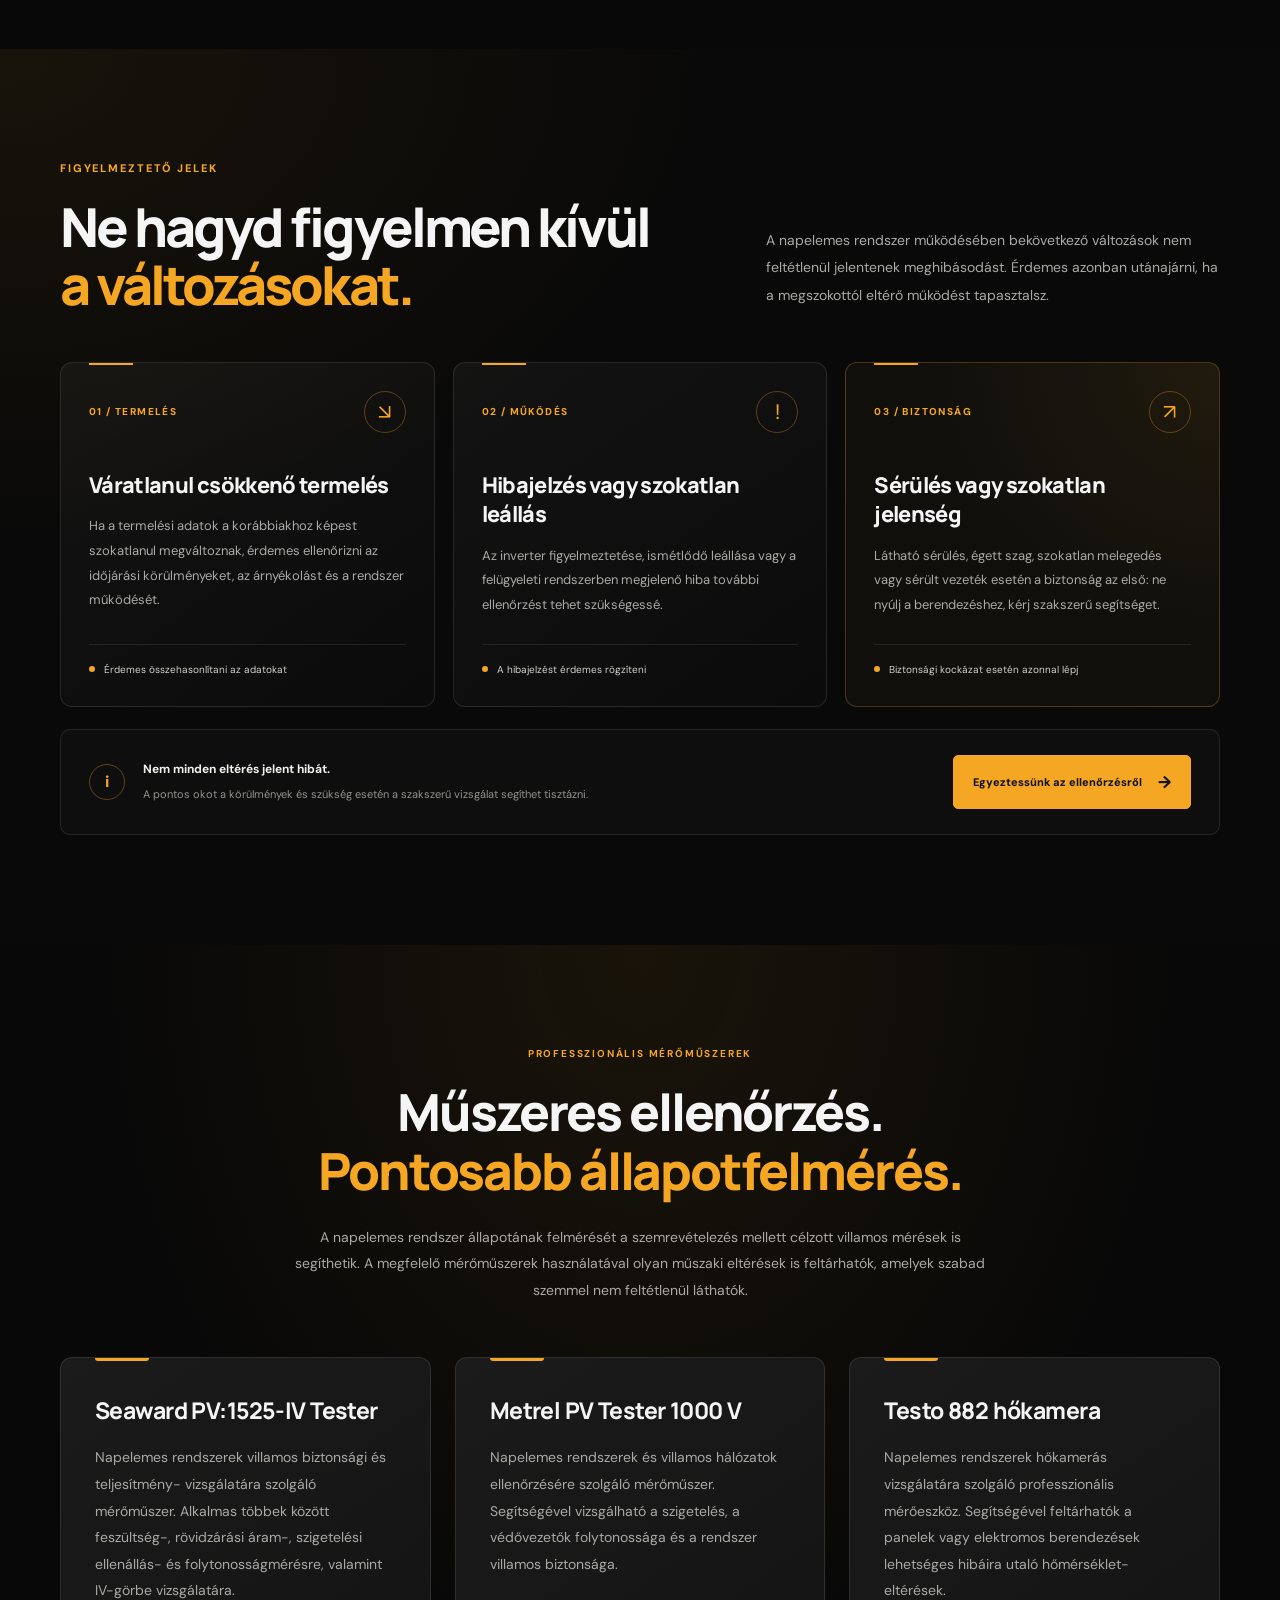
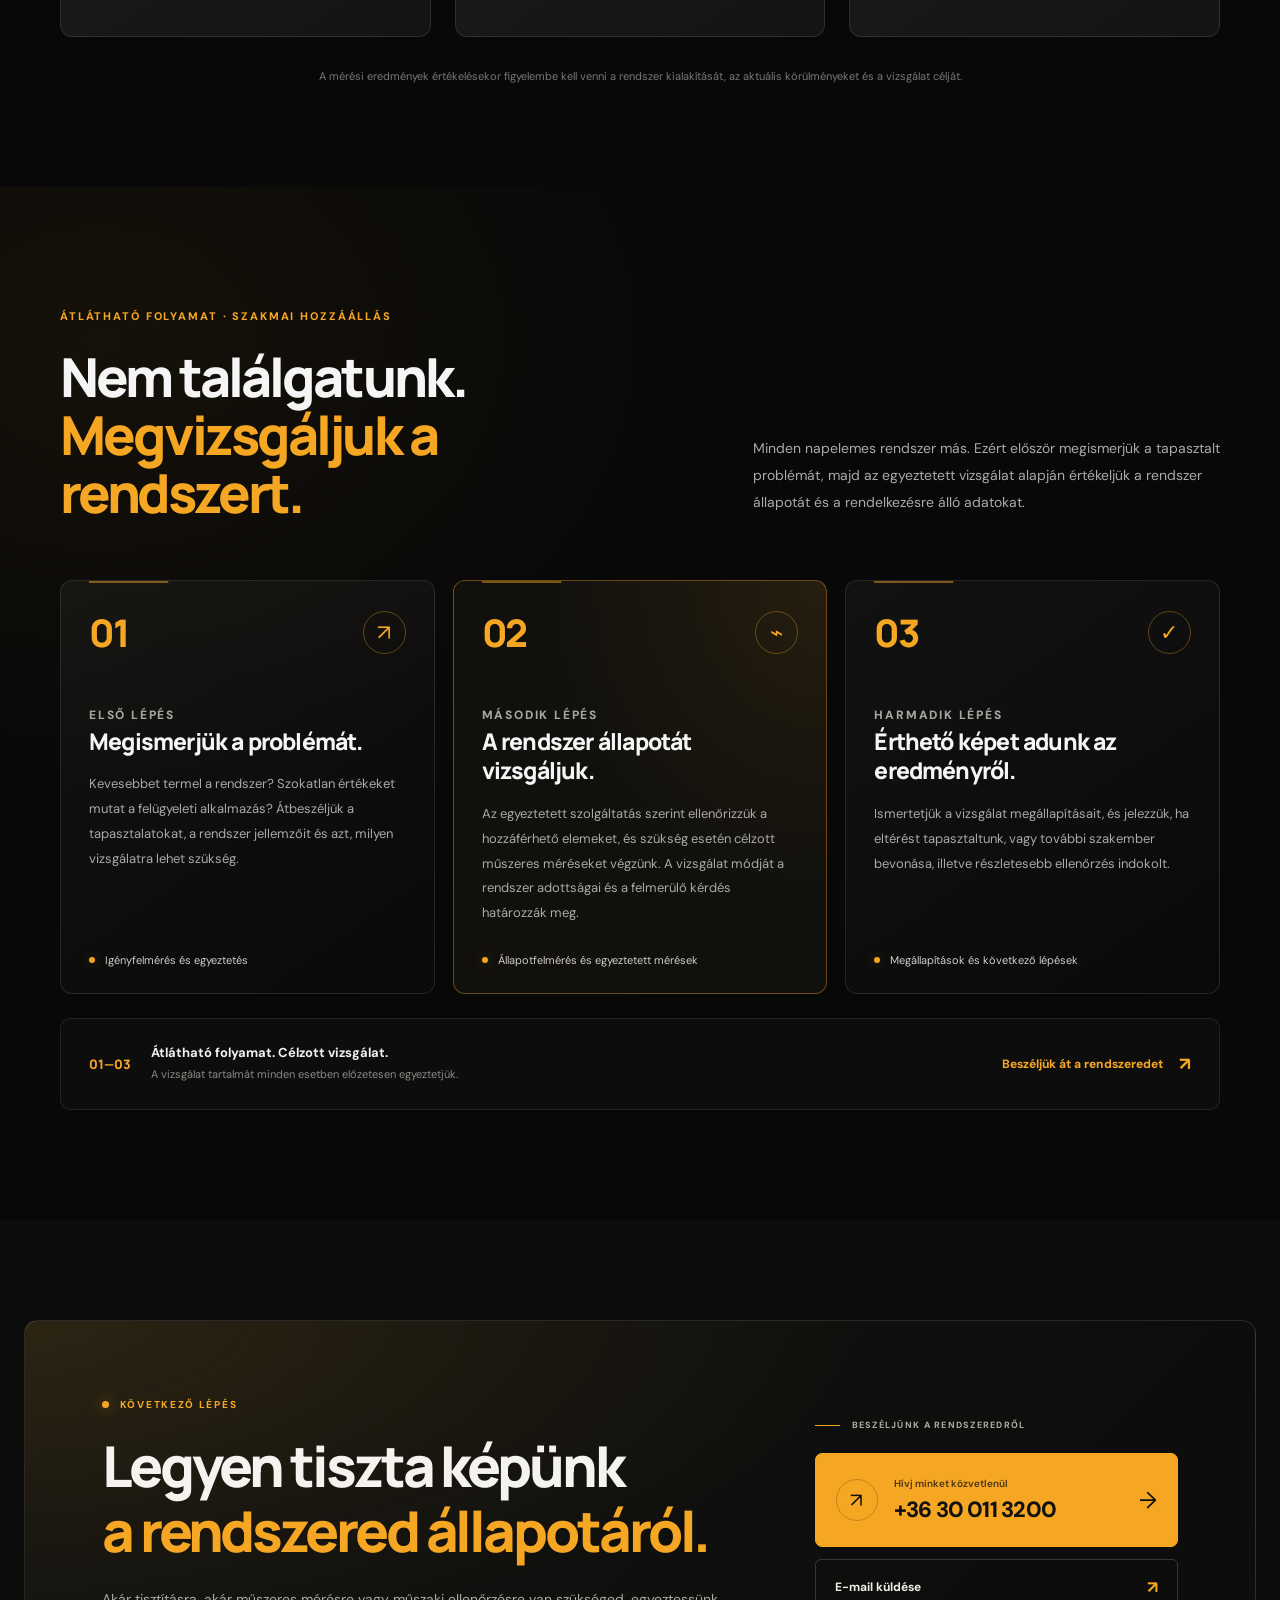
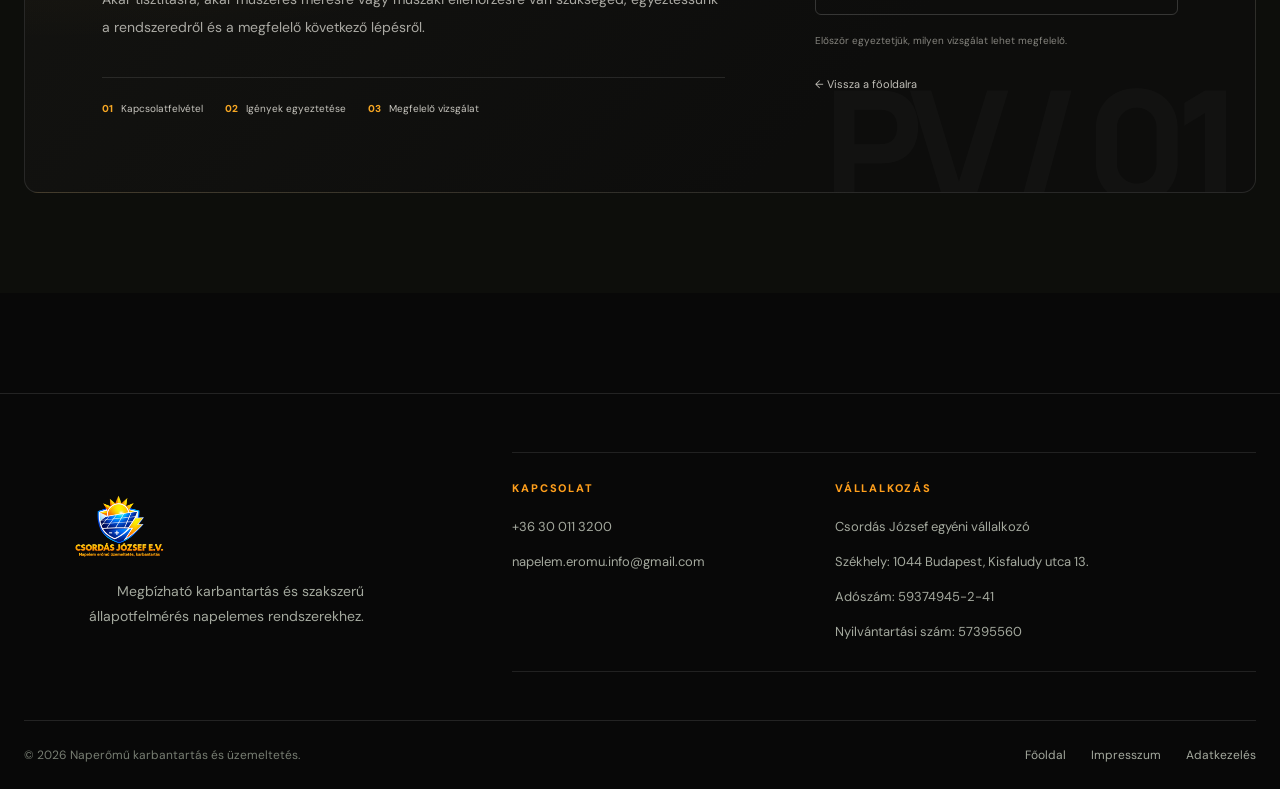
<file: lakossagi.html>
<!DOCTYPE html>
<html lang="hu">
<head>
    <meta charset="UTF-8">
    <meta name="viewport" content="width=device-width, initial-scale=1.0">
    <meta name="theme-color" content="#10130f">

    <title>Lakossági napelem karbantartás, tisztítás és felülvizsgálat</title>
    <meta name="description" content="Lakossági napelemes rendszerek tisztítása, állapotfelmérése, teljesítménymérése és lehetséges hibáinak feltárása.">

    <link rel="preconnect" href="https://fonts.googleapis.com">
    <link rel="preconnect" href="https://fonts.gstatic.com" crossorigin>
    <link href="https://fonts.googleapis.com/css2?family=DM+Sans:wght@400;500;600;700&family=Manrope:wght@400;500;600;700;800&display=swap" rel="stylesheet">

    <link rel="stylesheet" href="landing.css">
    <link rel="stylesheet" href="residential.css">
</head>

<body class="residential-page">

<header class="res-header">
    <a href="index.html" class="res-brand">
        <img src="images/logo.png" alt="Naperőmű Üzemeltetés" class="res-brand-logo">
    </a>

    <nav class="res-nav">
        <a href="#szolgaltatasok">Szolgáltatások</a>
        <a href="#meres">Mérés és ellenőrzés</a>
        <a href="#teljesitmeny">Teljesítményadatok</a>
        <a href="#kapcsolat" class="res-nav-cta">
            Kapcsolat <span>↗</span>
        </a>
    </nav>
</header>


<main>

    <!-- HERO -->
    <section class="hero">
        <div class="res-hero-image"></div>
        <div class="res-hero-overlay"></div>

        <div class="res-hero-content">
            <p class="res-eyebrow"><span></span> LAKOSSÁGI NAPELEMES RENDSZEREK</p>

            <h1>
                A napelem termel.
                <span>De megfelelően és biztonságosan?</span>
            </h1>

            <p class="res-hero-text">
                A napelemes rendszer hosszú távú működéséhez nem elég
                a telepítés. A szennyeződések, a műszaki eltérések és
                a rejtett hibák a termelést is befolyásolhatják.
                Tisztítással, állapotfelméréssel és célzott mérésekkel
                segítünk feltárni a lehetséges problémákat.
            </p>

            <div class="res-hero-actions">
                <a href="#kapcsolat" class="res-button res-button-primary">
                    Állapotfelmérést kérek <span>→</span>
                </a>
                <a href="#szolgaltatasok" class="res-button res-button-ghost">
                    Szolgáltatások megtekintése
                </a>
            </div>

            <div class="res-hero-points">
                <span><b>01</b> Tisztítás</span>
                <span><b>02</b> Műszaki ellenőrzés</span>
                <span><b>03</b> Teljesítménymérés</span>
            </div>
        </div>

        <div class="res-hero-side-label">GONDOSKODÁS A RENDSZEREDRŐL</div>
    </section>

    <!-- BEVEZETŐ -->
    <section class="res-section res-intro-section">
        <div class="res-container res-production-inner">

            <div class="res-production-heading">
                <p class="res-section-label">NE CSAK A KIJELZŐT FIGYELD</p>

                <h2>
                    A termelési adat
                    <span>csak a történet egy része.</span>
                </h2>

                <p class="res-production-intro">
                    A számok megmutatják, hogyan teljesít a rendszer.
                    A változások hátterét azonban a körülmények és a
                    műszaki ellenőrzés együttes vizsgálata segíthet feltárni.
                </p>
            </div>

            <div class="res-production-details">

                <div class="res-production-detail">
                    <span class="res-production-number">01</span>
                    <div>
                        <h3>Termelési adatok</h3>
                        <p>
                            Hasonlítsd össze a korábbi időszakok adatait,
                            és vedd figyelembe az időjárást, valamint az évszakot.
                        </p>
                    </div>
                </div>

                <div class="res-production-detail">
                    <span class="res-production-number">02</span>
                    <div>
                        <h3>Külső körülmények</h3>
                        <p>
                            A szennyeződés, az árnyékolás és a környezet
                            változásai is befolyásolhatják a termelést.
                        </p>
                    </div>
                </div>

                <div class="res-production-detail">
                    <span class="res-production-number">03</span>
                    <div>
                        <h3>Műszaki ellenőrzés</h3>
                        <p>
                            Ha a visszaesés oka nem egyértelmű, célzott
                            vizsgálat segíthet az esetleges eltérések feltárásában.
                        </p>
                    </div>
                </div>

            </div>
        </div>
    </section>

    <!-- SZOLGÁLTATÁSOK -->
    <section class="res-section res-services-section" id="szolgaltatasok">
        <div class="res-container">
            <div class="res-section-heading">
                <div>
                    <p class="res-section-label">AMIBEN SEGÍTHETÜNK</p>
                    <h2>Nem csak vizsgálunk. <span>Tisztítunk is.</span></h2>
                </div>
                <p>
                    A szolgáltatás tartalmát a rendszered, annak állapota
                    és a felmerülő probléma alapján egyeztetjük.
                </p>
            </div>

            <div class="res-service-grid">

                <article class="res-service-card">
                    <div class="res-service-number">06 / MEGELŐZÉS</div>
                    <div class="res-service-icon">◇</div>
                    <h3>Lehetséges kockázatok feltárása</h3>
                    <p>
                        A látható sérülések és az észlelhető elektromos
                        rendellenességek időbeni felismerése hozzájárulhat
                        a kockázatok csökkentéséhez.
                    </p>
                    <a href="#biztonsag">Biztonság és megelőzés <span>→</span></a>
                </article>

                <article class="res-service-card">
                    <div class="res-service-number">02 / KARBANTARTÁS</div>
                    <div class="res-service-icon">⌁</div>
                    <h3>Állapotfelmérés</h3>
                    <p>
                        A rendszer látható állapotának és hozzáférhető
                        elemeinek ellenőrzése, rendellenességek és további
                        vizsgálatot igénylő pontok keresése.
                    </p>
                    <a href="#kapcsolat">Érdekel <span>→</span></a>
                </article>

                <article class="res-service-card">
                    <div class="res-service-number">03 / MÉRÉS</div>
                    <div class="res-service-icon">⌁</div>
                    <h3>Teljesítményvizsgálat</h3>
                    <p>
                        Speciális mérőeszközökkel végzett, a rendszerhez
                        illesztett mérések segíthetnek a lehetséges
                        teljesítményproblémák azonosításában.
                    </p>
                    <a href="#meres">A mérésről <span>→</span></a>
                </article>

                <article class="res-service-card">
                    <div class="res-service-number">04 / FELÜLVIZSGÁLAT</div>
                    <div class="res-service-icon">◎</div>
                    <h3>Műszaki ellenőrzés</h3>
                    <p>
                        A vizsgálat során feltárt eltérések alapján
                        meghatározható, hogy szükséges-e további
                        szakszerű ellenőrzés vagy javítás.
                    </p>
                    <a href="#kapcsolat">Érdekel <span>→</span></a>
                </article>

                <article class="res-service-card">
                    <div class="res-service-number">05 / HIBAFELTÁRÁS</div>
                    <div class="res-service-icon">⌕</div>
                    <h3>Garancia előtti ellenőrzés</h3>
                    <p>
                        A garanciális időszak lejárta előtt érdemes
                        áttekinteni a rendszer állapotát és a tapasztalt
                        problémákat, hogy szükség esetén időben lehessen lépni.
                    </p>
                    <a href="#kapcsolat">Ellenőrzést kérek <span>→</span></a>
                </article>

                <article class="res-service-card">
                    <div class="res-service-number">01 / TISZTÍTÁS</div>
                    <div class="res-service-icon">✳</div>
                    <h3>Napelemek tisztítása</h3>
                    <p>
                        A felhalmozódó szennyeződések ronthatják a panelek
                        fényhasznosítását. A megfelelő módszerrel végzett
                        tisztítás segíthet a felület állapotának megőrzésében.
                    </p>
                    <a href="#kapcsolat">Érdekel <span>→</span></a>
                </article>

            </div>
        </div>
    </section>

    <!-- MÉRÉS -->
    <section class="res-section res-measure-section" id="meres">
        <div class="res-container res-measure-grid">
            <div class="res-measure-visual">
                <div class="res-measure-image"></div>
                <div class="res-measure-badge">
                    <span class="res-measure-badge-dot"></span>
                    MÉRÉS ALAPJÁN, NEM TALÁLGATÁSSAL
                </div>
                <div class="res-measure-caption">
                    <span>01</span>
                    A rendszer tényleges állapotának vizsgálata
                </div>
            </div>

            <div class="res-measure-content">
                <p class="res-section-label">CÉLZOTT MŰSZAKI VIZSGÁLAT</p>
                <h2>
                    Amit a szem nem lát,
                    <span>azt mérni kell.</span>
                </h2>

                <p>
                    A speciális mérőeszközök segítségével a vizsgálat
                    túlmutathat a panelek egyszerű szemrevételezésén.
                    A megfelelő mérési módszerrel ellenőrizhetőek a
                    rendszer egyes műszaki jellemzői, a kapott eredmények
                    pedig segíthetnek a lehetséges eltérések felismerésében.
                </p>

                <div class="res-measure-list">
                    <div>
                        <span>01</span>
                        <p><strong>Teljesítmény és működés</strong>
                        <small>A mérhető értékek összevetése a rendszer adataival és a körülményekkel.</small></p>
                    </div>
                    <div>
                        <span>02</span>
                        <p><strong>Dőlésszög és elhelyezés</strong>
                        <small>A telepítés jellemzőinek vizsgálata a rendszer adottságainak figyelembevételével.</small></p>
                    </div>
                    <div>
                        <span>03</span>
                        <p><strong>Lehetséges rendellenességek</strong>
                        <small>Az eltérések azonosítása és annak meghatározása, hogy szükséges-e további vizsgálat.</small></p>
                    </div>
                </div>

                <a href="#kapcsolat" class="res-text-link">
                    Egyeztessünk a mérésről <span>→</span>
                </a>
            </div>
        </div>
    </section>
    
    <!-- MIKOR ÉRDEMES ELLENŐRIZNI? -->
    <section class="res-warning-section" id="mikor-erdemes-ellenorizni">
        <div class="res-container">

            <div class="res-warning-header">
                <div class="res-warning-heading">
                    <p class="res-section-label">FIGYELMEZTETŐ JELEK</p>
                    <h2>
                        Ne hagyd figyelmen kívül
                        <span>a változásokat.</span>
                    </h2>
                </div>

                <p class="res-warning-intro">
                    A napelemes rendszer működésében bekövetkező változások
                    nem feltétlenül jelentenek meghibásodást. Érdemes azonban
                    utánajárni, ha a megszokottól eltérő működést tapasztalsz.
                </p>
            </div>

            <div class="res-warning-grid">

                <article class="res-warning-card">
                    <div class="res-warning-card-top">
                        <span class="res-warning-number">01 / TERMELÉS</span>
                        <span class="res-warning-symbol">↘</span>
                    </div>

                    <h3>Váratlanul csökkenő termelés</h3>

                    <p>
                        Ha a termelési adatok a korábbiakhoz képest
                        szokatlanul megváltoznak, érdemes ellenőrizni
                        az időjárási körülményeket, az árnyékolást
                        és a rendszer működését.
                    </p>

                    <span class="res-warning-tag">Érdemes összehasonlítani az adatokat</span>
                </article>

                <article class="res-warning-card">
                    <div class="res-warning-card-top">
                        <span class="res-warning-number">02 / MŰKÖDÉS</span>
                        <span class="res-warning-symbol">!</span>
                    </div>

                    <h3>Hibajelzés vagy szokatlan leállás</h3>

                    <p>
                        Az inverter figyelmeztetése, ismétlődő leállása
                        vagy a felügyeleti rendszerben megjelenő hiba
                        további ellenőrzést tehet szükségessé.
                    </p>

                    <span class="res-warning-tag">A hibajelzést érdemes rögzíteni</span>
                </article>

                <article class="res-warning-card res-warning-card-alert">
                    <div class="res-warning-card-top">
                        <span class="res-warning-number">03 / BIZTONSÁG</span>
                        <span class="res-warning-symbol">↗</span>
                    </div>

                    <h3>Sérülés vagy szokatlan jelenség</h3>

                    <p>
                        Látható sérülés, égett szag, szokatlan melegedés
                        vagy sérült vezeték esetén a biztonság az első:
                        ne nyúlj a berendezéshez, kérj szakszerű segítséget.
                    </p>

                    <span class="res-warning-tag">Biztonsági kockázat esetén azonnal lépj</span>
                </article>

            </div>

            <div class="res-warning-footer">
                <div class="res-warning-footer-icon">i</div>

                <p>
                    <strong>Nem minden eltérés jelent hibát.</strong>
                    <span>
                        A pontos okot a körülmények és szükség esetén
                        a szakszerű vizsgálat segíthet tisztázni.
                    </span>
                </p>

                <a href="#kapcsolat" class="res-warning-button">
                    Egyeztessünk az ellenőrzésről <span>→</span>
                </a>
            </div>

        </div>
    </section>

    <!-- MŰSZERES ELLENŐRZÉS -->
    <section class="res-section res-performance-section" id="muszeres-ellenorzes">
        <div class="res-container">
            <div class="res-performance-heading">
                <p class="res-section-label">PROFESSZIONÁLIS MÉRŐMŰSZEREK</p>
                <h2>
                    Műszeres ellenőrzés.
                    <span>Pontosabb állapotfelmérés.</span>
                </h2>
                <p>
                    A napelemes rendszer állapotának felmérését a szemrevételezés
                    mellett célzott villamos mérések is segíthetik. A megfelelő
                    mérőműszerek használatával olyan műszaki eltérések is
                    feltárhatók, amelyek szabad szemmel nem feltétlenül láthatók.
                </p>
            </div>

            <div class="res-data-columns">
                <div>
                    <h3>Seaward PV:1525-IV Tester</h3>
                    <p>
                        Napelemes rendszerek villamos biztonsági és teljesítmény-
                        vizsgálatára szolgáló mérőműszer. Alkalmas többek között
                        feszültség-, rövidzárási áram-, szigetelési ellenállás-
                        és folytonosságmérésre, valamint IV-görbe vizsgálatára.
                    </p>
                </div>

                <div>
                    <h3>Metrel PV Tester 1000 V</h3>
                    <p>
                        Napelemes rendszerek és villamos hálózatok ellenőrzésére szolgáló mérőműszer. Segítségével vizsgálható a szigetelés, a védővezetők folytonossága és a rendszer villamos biztonsága.
                    </p>
                </div>

                <div>
                    <h3>Testo 882 hőkamera</h3>
                    <p>
                        Napelemes rendszerek hőkamerás vizsgálatára
                        szolgáló professzionális mérőeszköz. Segítségével
                        feltárhatók a panelek vagy elektromos berendezések
                        lehetséges hibáira utaló hőmérséklet-eltérések.
                    </p>
                </div>
            </div>

            <p class="res-performance-note">
                A mérési eredmények értékelésekor figyelembe kell venni a rendszer
                kialakítását, az aktuális körülményeket és a vizsgálat célját.
            </p>
        </div>
    </section>

    <!-- ELLENŐRZÉSI FOLYAMAT -->
    <section class="res-section res-process-section" id="ellenorzes-folyamata">
        <div class="res-container">

            <div class="res-process-intro">
                <div>
                    <p class="res-section-label">ÁTLÁTHATÓ FOLYAMAT · SZAKMAI HOZZÁÁLLÁS</p>
                    <h2>
                        Nem találgatunk.
                        <span>Megvizsgáljuk a rendszert.</span>
                    </h2>
                </div>

                <p class="res-process-lead">
                    Minden napelemes rendszer más. Ezért először megismerjük
                    a tapasztalt problémát, majd az egyeztetett vizsgálat alapján
                    értékeljük a rendszer állapotát és a rendelkezésre álló adatokat.
                </p>
            </div>

            <div class="res-process-grid">

                <article class="res-process-step">
                    <div class="res-process-top">
                        <span class="res-process-index">01</span>
                        <span class="res-process-icon">↗</span>
                    </div>

                    <p class="res-process-kicker">ELSŐ LÉPÉS</p>
                    <h3>Megismerjük a problémát.</h3>

                    <p class="res-process-description">
                        Kevesebbet termel a rendszer? Szokatlan értékeket mutat
                        a felügyeleti alkalmazás? Átbeszéljük a tapasztalatokat,
                        a rendszer jellemzőit és azt, milyen vizsgálatra lehet szükség.
                    </p>

                    <div class="res-process-bottom">
                        <span class="res-process-dot"></span>
                        <span>Igényfelmérés és egyeztetés</span>
                    </div>
                </article>

                <article class="res-process-step res-process-step-featured">
                    <div class="res-process-top">
                        <span class="res-process-index">02</span>
                        <span class="res-process-icon">⌁</span>
                    </div>

                    <p class="res-process-kicker">MÁSODIK LÉPÉS</p>
                    <h3>A rendszer állapotát vizsgáljuk.</h3>

                    <p class="res-process-description">
                        Az egyeztetett szolgáltatás szerint ellenőrizzük a
                        hozzáférhető elemeket, és szükség esetén célzott
                        műszeres méréseket végzünk. A vizsgálat módját a rendszer
                        adottságai és a felmerülő kérdés határozzák meg.
                    </p>

                    <div class="res-process-bottom">
                        <span class="res-process-dot"></span>
                        <span>Állapotfelmérés és egyeztetett mérések</span>
                    </div>
                </article>

                <article class="res-process-step">
                    <div class="res-process-top">
                        <span class="res-process-index">03</span>
                        <span class="res-process-icon">✓</span>
                    </div>

                    <p class="res-process-kicker">HARMADIK LÉPÉS</p>
                    <h3>Érthető képet adunk az eredményről.</h3>

                    <p class="res-process-description">
                        Ismertetjük a vizsgálat megállapításait, és jelezzük,
                        ha eltérést tapasztaltunk, vagy további szakember
                        bevonása, illetve részletesebb ellenőrzés indokolt.
                    </p>

                    <div class="res-process-bottom">
                        <span class="res-process-dot"></span>
                        <span>Megállapítások és következő lépések</span>
                    </div>
                </article>

            </div>

            <div class="res-process-footer">
                <div>
                    <span class="res-process-footer-mark">01—03</span>
                    <p>
                        <strong>Átlátható folyamat. Célzott vizsgálat.</strong>
                        <span>A vizsgálat tartalmát minden esetben előzetesen egyeztetjük.</span>
                    </p>
                </div>

                <a href="#kapcsolat" class="res-process-cta">
                    Beszéljük át a rendszeredet <span>↗</span>
                </a>
            </div>

        </div>
    </section>

    <!-- KAPCSOLAT -->  
    <section class="res-final-cta" id="kapcsolat">
        <div class="res-final-cta-inner">

            <div class="res-final-cta-content">
                <p class="res-final-eyebrow">
                    <span class="res-final-dot"></span>
                    KÖVETKEZŐ LÉPÉS
                </p>

                <h2>
                    Legyen tiszta képünk
                    <span>a rendszered állapotáról.</span>
                </h2>

                <p class="res-final-description">
                    Akár tisztításra, akár műszeres mérésre vagy műszaki
                    ellenőrzésre van szükséged, egyeztessünk a rendszeredről
                    és a megfelelő következő lépésről.
                </p>

                <div class="res-final-points">
                    <span><b>01</b> Kapcsolatfelvétel</span>
                    <span><b>02</b> Igények egyeztetése</span>
                    <span><b>03</b> Megfelelő vizsgálat</span>
                </div>
            </div>

            <div class="res-final-cta-action">
                <div class="res-final-action-label">
                    <span class="res-final-action-line"></span>
                    BESZÉLJÜNK A RENDSZEREDRŐL
                </div>

                <a class="res-final-phone" href="tel:+36300113200">
                    <span class="res-final-phone-icon">↗</span>
                    <span class="res-final-phone-text">
                        <small>Hívj minket közvetlenül</small>
                        <strong>+36 30 011 3200</strong>
                    </span>
                    <span class="res-final-phone-arrow">→</span>
                </a>

                <a
                    class="res-final-email"
                    href="mailto:info@naperoemu-uzemeltetes.hu"
                >
                    E-mail küldése <span>↗</span>
                </a>

                <p class="res-final-note">
                    Először egyeztetjük, milyen vizsgálat lehet megfelelő.
                </p>

                <a class="res-final-back" href="index.html">
                    ← Vissza a főoldalra
                </a>
            </div>

            <div class="res-final-watermark" aria-hidden="true">PV / 01</div>
        </div>
    </section>

</main>

<footer class="site-footer residential-footer">
    <div class="res-footer-container">

        <div class="footer-main">
            <div class="footer-brand">
                <a href="index.html" class="footer-logo">
                    <img
                        src="images/logo.png"
                        alt="Naperőmű Üzemeltetés"
                        class="res-brand-logo"
                    >
                </a>

                <p class="footer-tagline">
                    Megbízható karbantartás és szakszerű
                    állapotfelmérés napelemes rendszerekhez.
                </p>
            </div>

            <div class="footer-details">
                <div class="footer-column">
                    <h3 class="footer-heading">KAPCSOLAT</h3>

                    <a href="tel:+36300113200">
                        +36 30 011 3200
                    </a>

                    <a href="mailto:napelem.eromu.info@gmail.com">
                        napelem.eromu.info@gmail.com
                    </a>
                </div>

                <div class="footer-column">
                    <h3 class="footer-heading">VÁLLALKOZÁS</h3>

                    <p>Csordás József egyéni vállalkozó</p>
                    <p>Székhely: 1044 Budapest, Kisfaludy utca 13.</p>
                    <p>Adószám: 59374945-2-41</p>
                    <p>Nyilvántartási szám: 57395560</p>
                </div>
            </div>
        </div>

        <div class="footer-bottom">
            <span>
                © 2026 Naperőmű karbantartás és üzemeltetés.
            </span>

            <div class="res-footer-links">
                <a href="index.html">Főoldal</a>
                <a href="impresszum.html">Impresszum</a>
                <a href="adatkezeles.html">Adatkezelés</a>
            </div>
        </div>

    </div>
</footer>

</body>
</html>
</file>
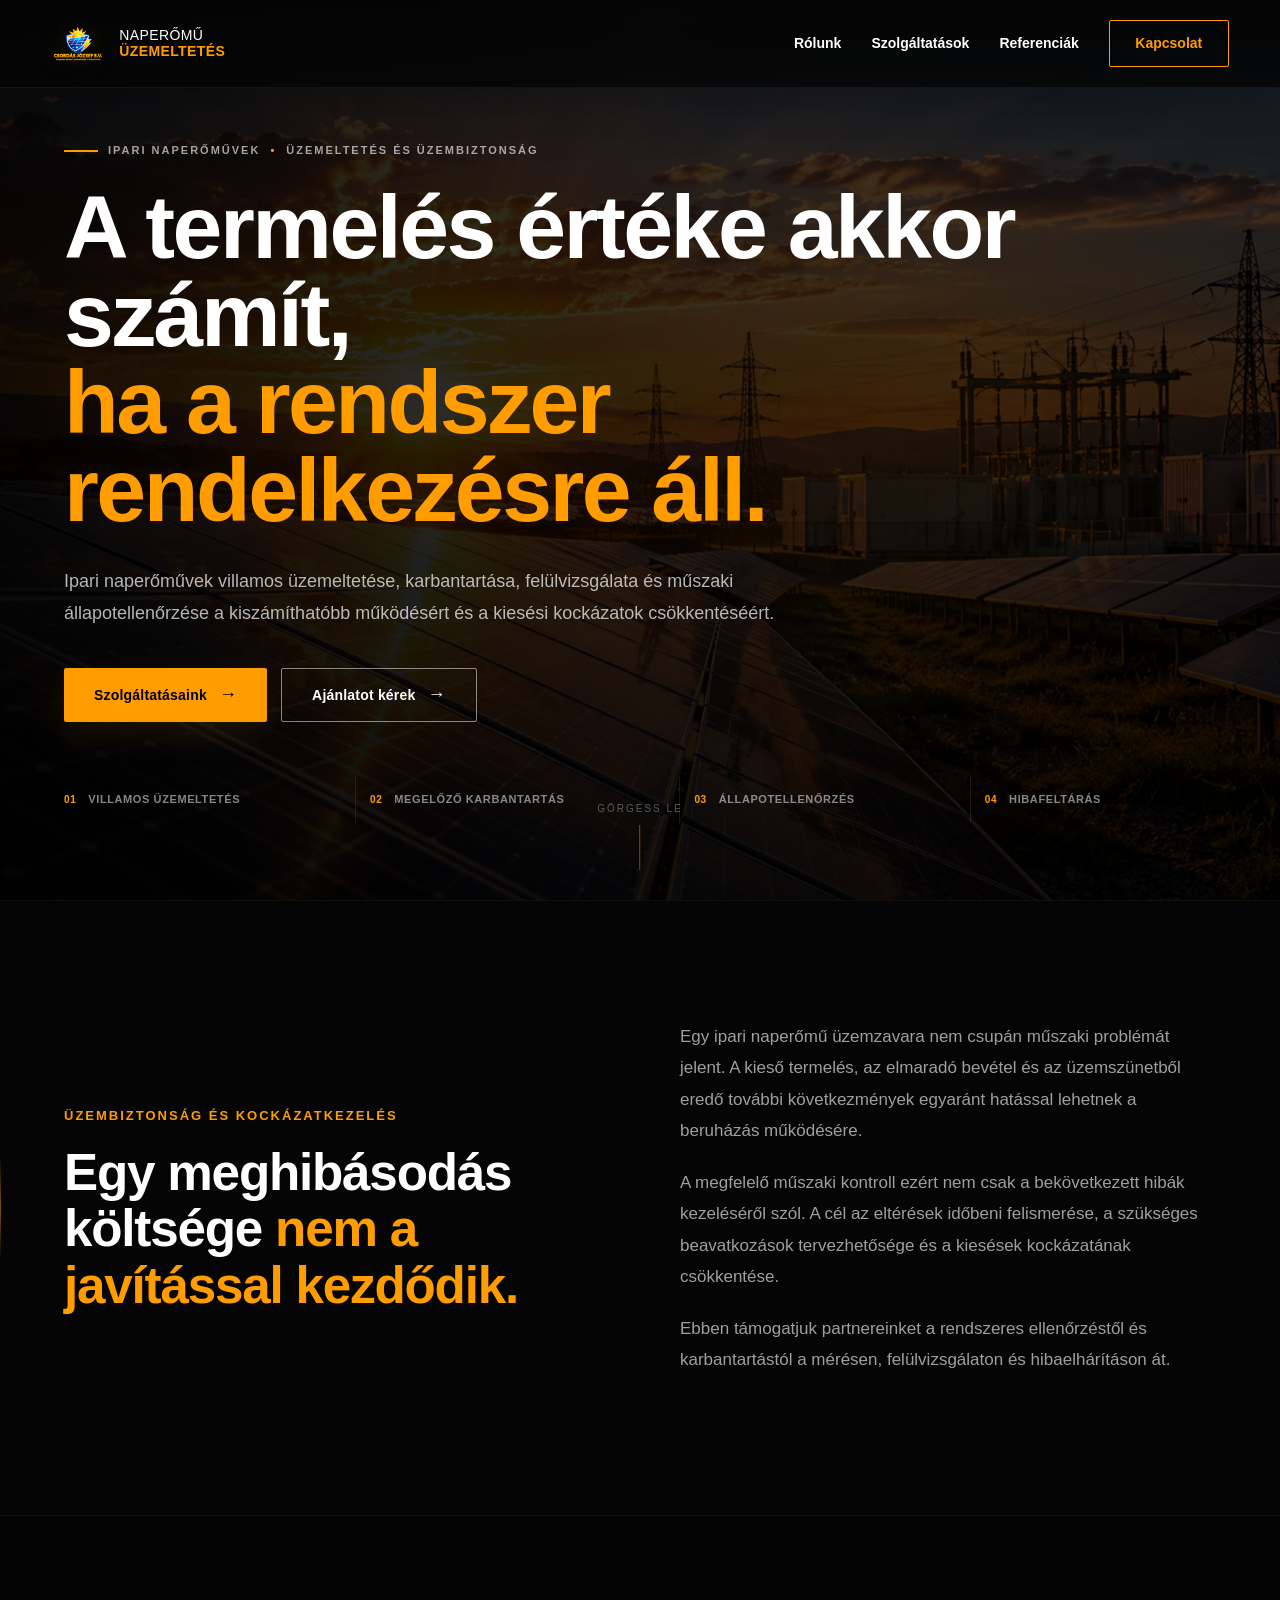
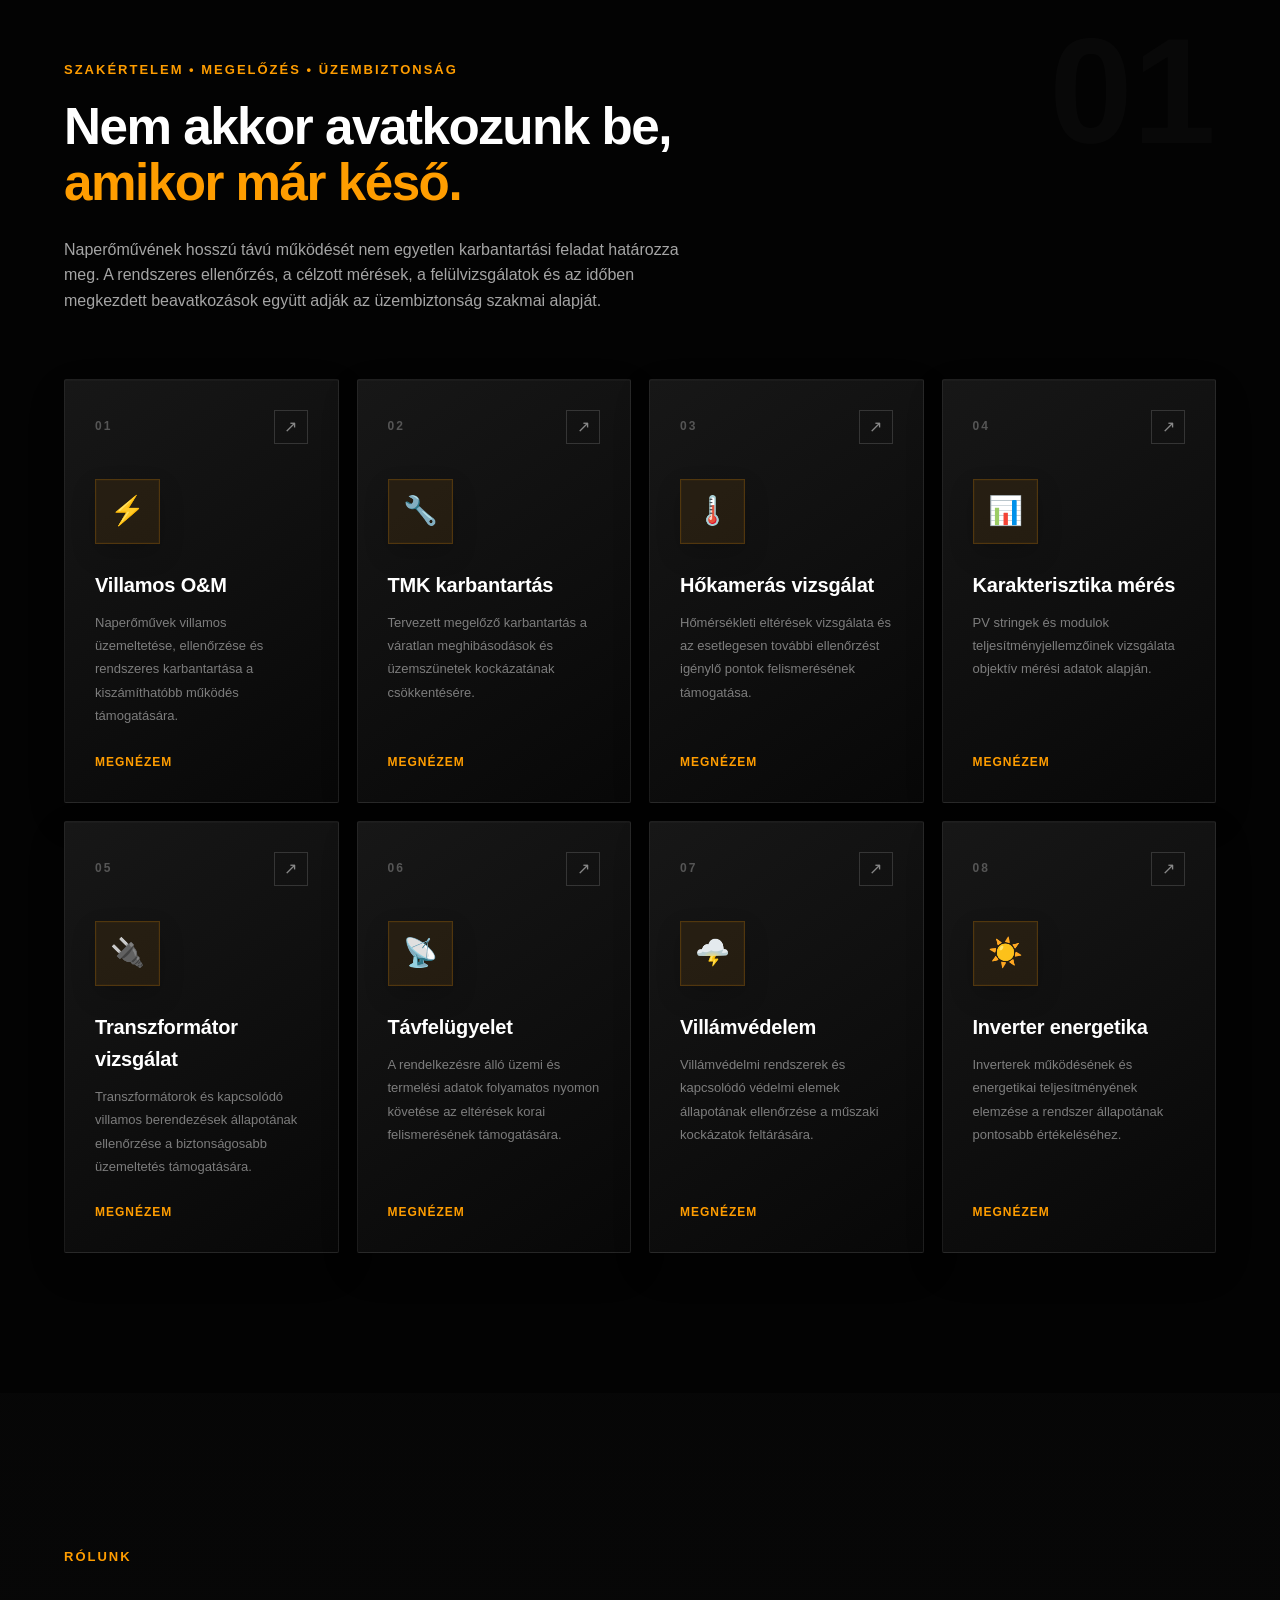
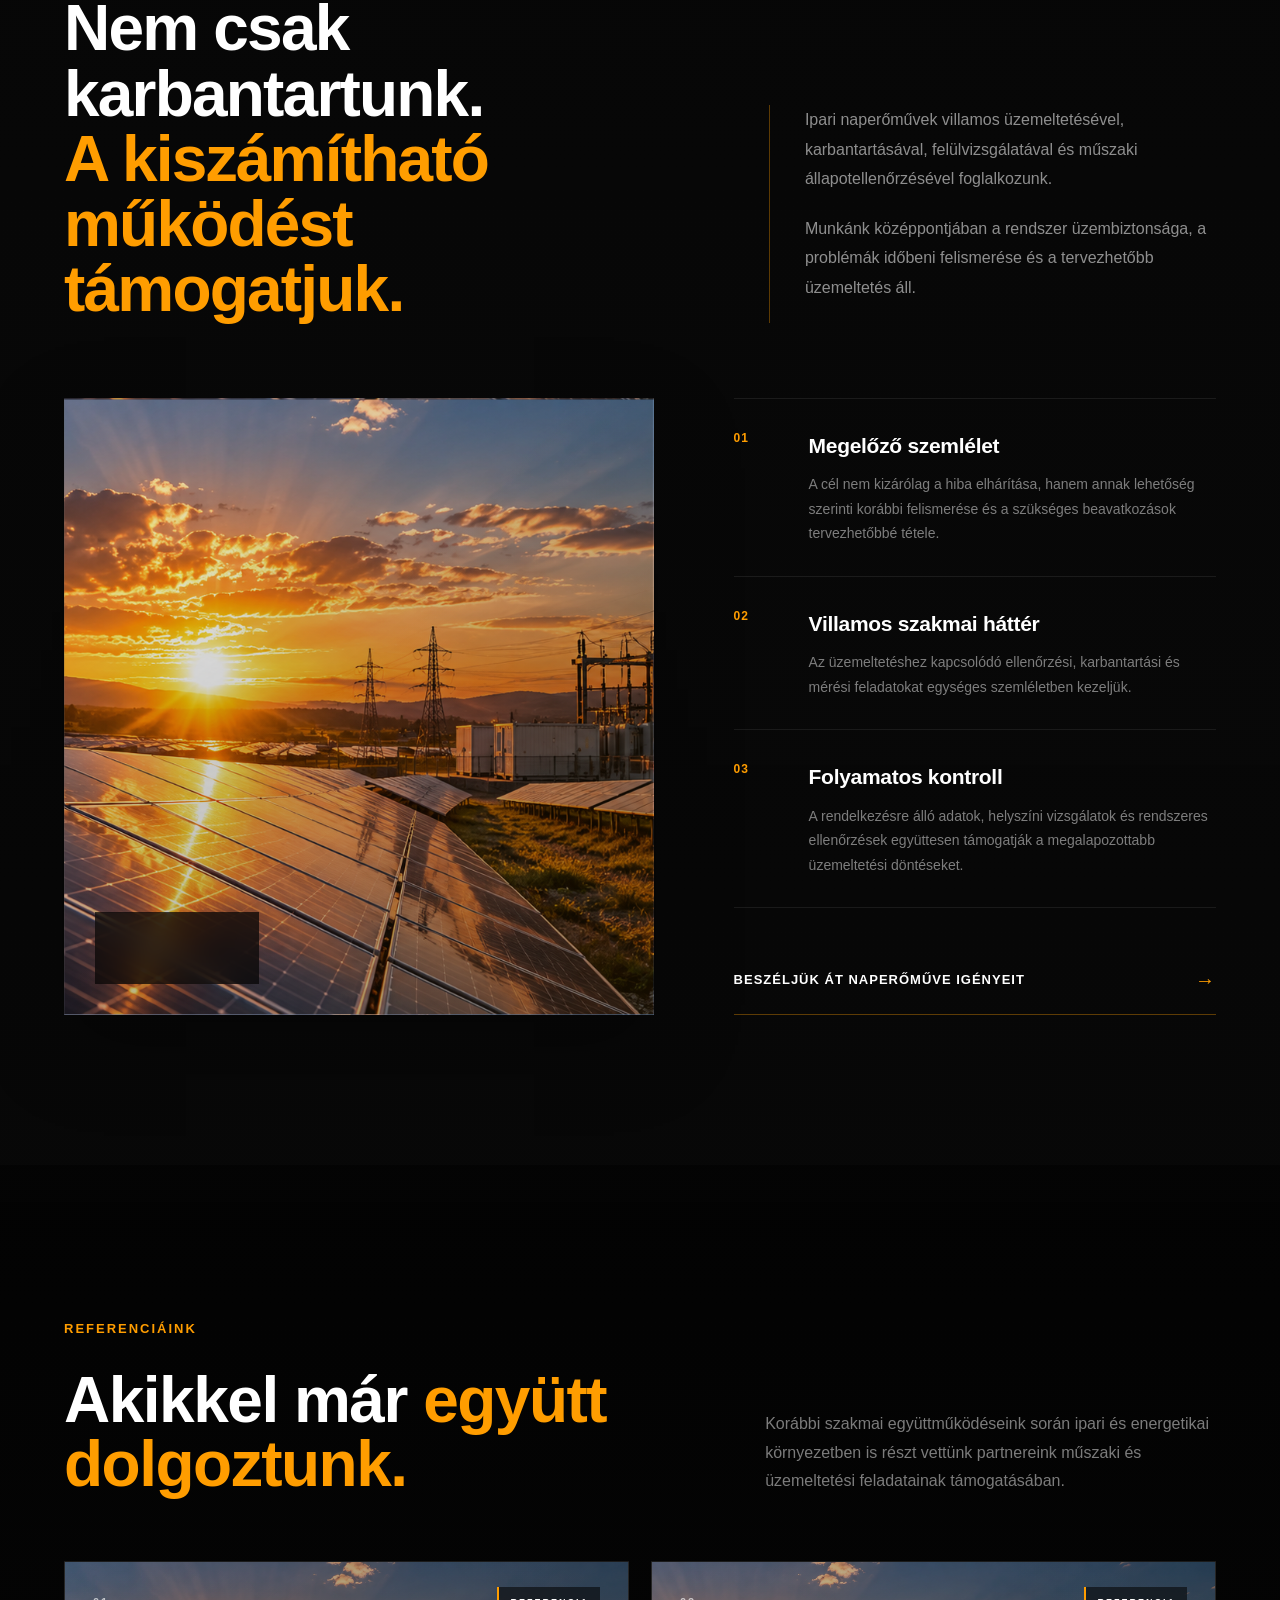
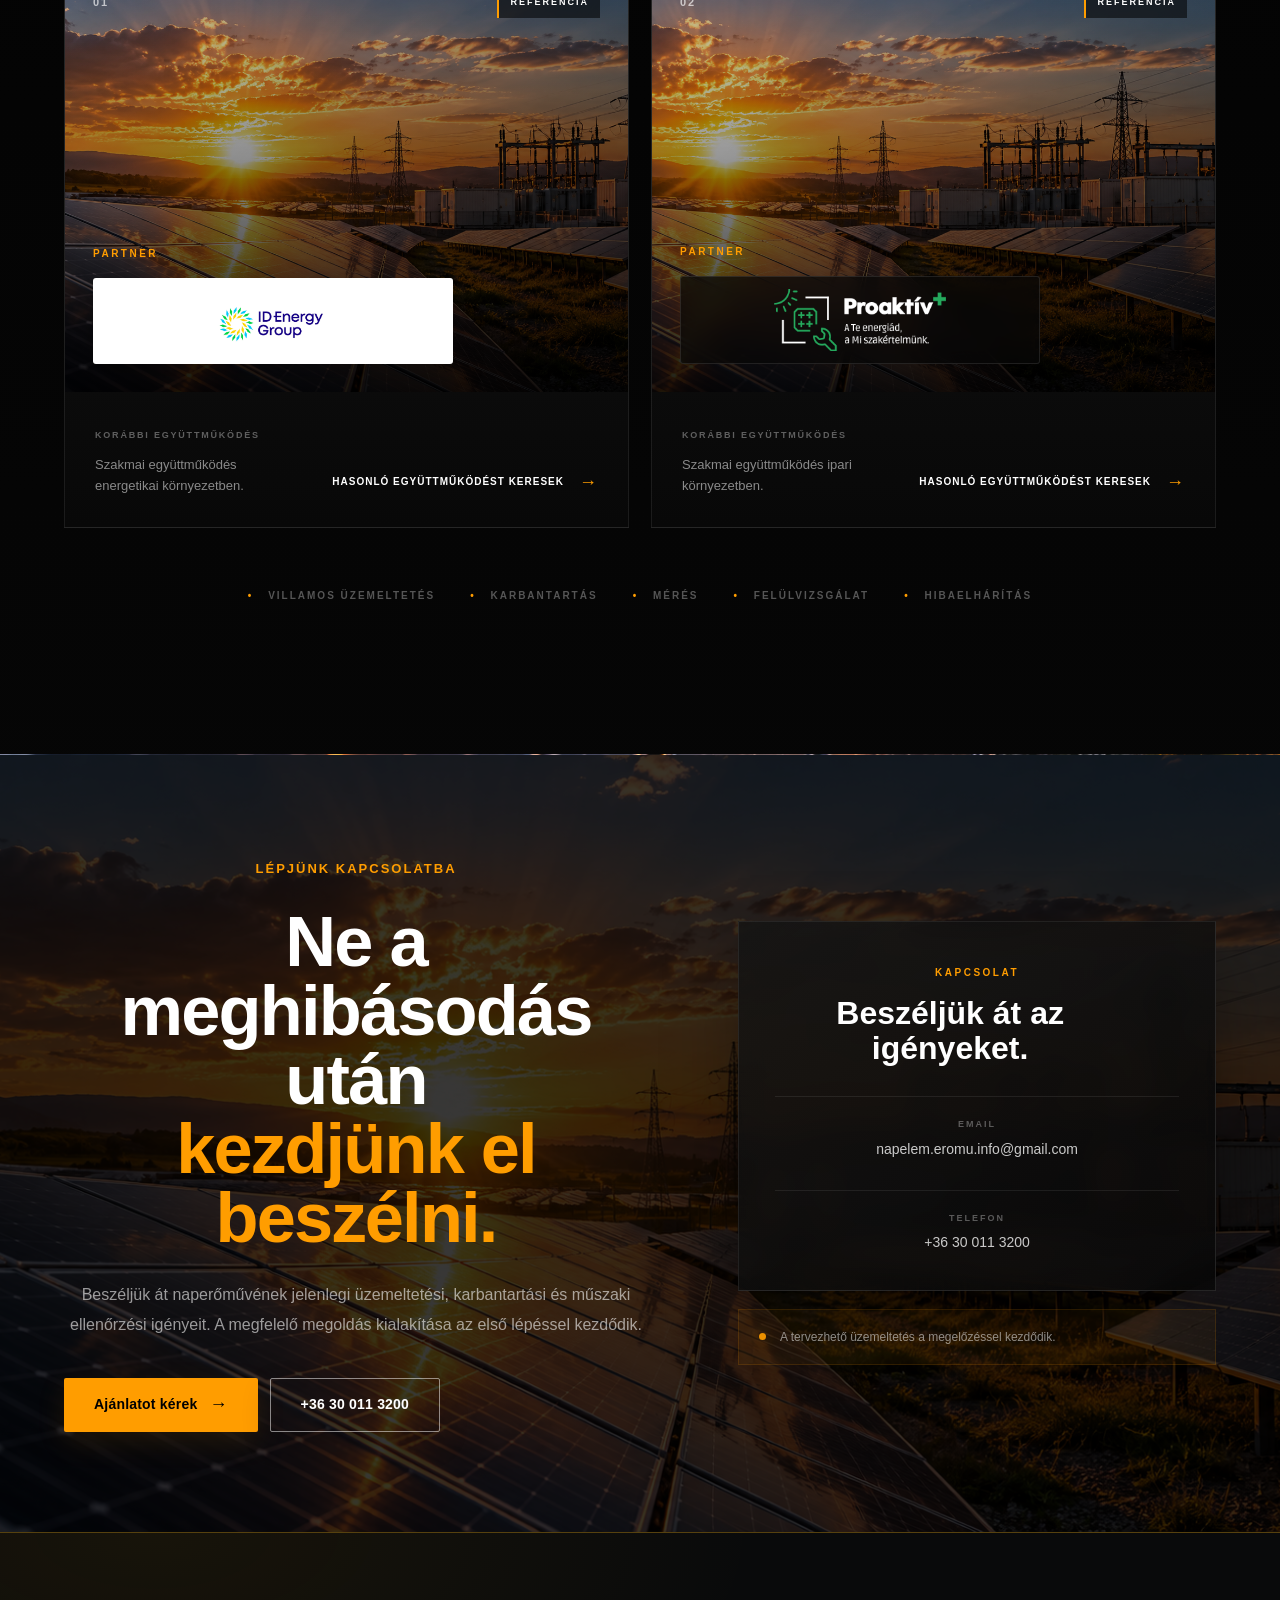
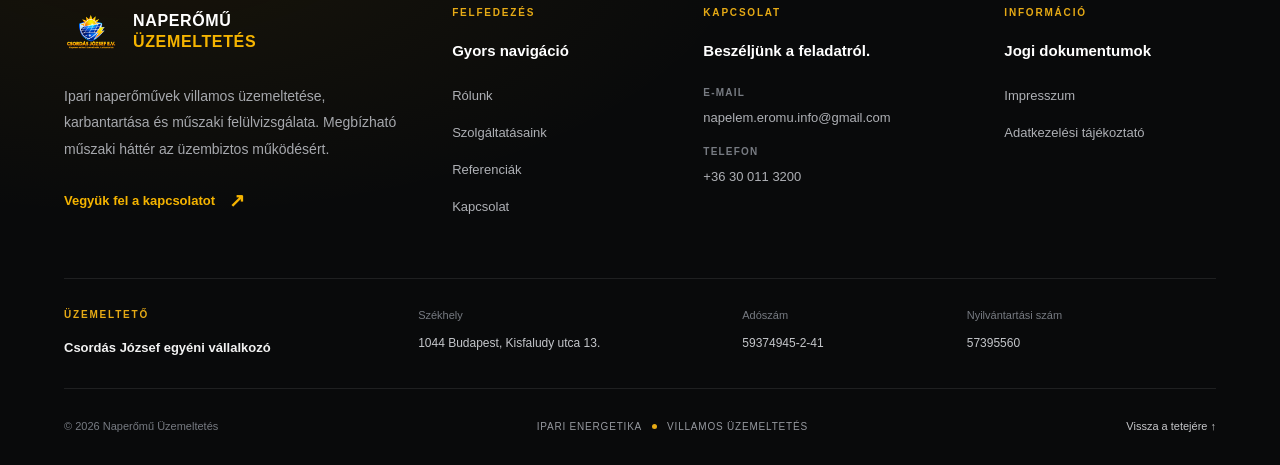
<file: uzemeltetes.html>
<!DOCTYPE html>
<html lang="hu">

<head>

    <meta charset="UTF-8">

    <meta
        name="viewport"
        content="width=device-width, initial-scale=1.0"
    >

    <title>
        Naperőmű Üzemeltetés | Villamos karbantartás és felülvizsgálat
    </title>

    <meta
        name="description"
        content="Ipari naperőművek villamos üzemeltetése, karbantartása, felülvizsgálata, mérése és hibafeltárása."
    >

    <link rel="stylesheet" href="style.css">
    <link rel="stylesheet" href="home.css">

</head>


<body id="top">


    <!-- =========================
         NAVBAR
    ========================== -->

    <header class="navbar">

        <div class="nav-container">

            <a href="index.html" class="logo">

                <img
                    src="images/logo.png"
                    alt="Naperőmű Üzemeltetés"
                >

                <div class="logo-text">

                    <span>
                        NAPERŐMŰ
                    </span>

                    <strong>
                        ÜZEMELTETÉS
                    </strong>

                </div>

            </a>


            <nav class="nav-menu">

                <a href="#rolunk">
                    Rólunk
                </a>

                <a href="#szolgaltatasok">
                    Szolgáltatások
                </a>

                <a href="#referenciak">
                    Referenciák
                </a>

                <a
                    href="#kapcsolat"
                    class="nav-button"
                >
                    Kapcsolat
                </a>

            </nav>


            <button
                class="menu-toggle"
                id="menuToggle"
            >
                ☰
            </button>

        </div>

    </header>



    <main>


        <!-- =========================
             HERO
        ========================== -->

        <section class="hero hero-premium">

            <div class="hero-overlay"></div>


            <div class="hero-content">


                <div class="hero-premium-label">

                    <span class="hero-premium-line"></span>

                    <span>
                        IPARI NAPERŐMŰVEK
                    </span>

                    <span class="hero-premium-dot">
                        •
                    </span>

                    <span>
                        ÜZEMELTETÉS ÉS ÜZEMBIZTONSÁG
                    </span>

                </div>



                <h1>

                    A termelés értéke akkor számít,
                    <span>
                        ha a rendszer rendelkezésre áll.
                    </span>

                </h1>



                <p>

                    Ipari naperőművek villamos üzemeltetése,
                    karbantartása, felülvizsgálata és műszaki
                    állapotellenőrzése a kiszámíthatóbb működésért
                    és a kiesési kockázatok csökkentéséért.

                </p>



                <div class="hero-buttons">

                    <a
                        href="#szolgaltatasok"
                        class="btn btn-primary"
                    >
                        Szolgáltatásaink
                        <span class="btn-arrow">→</span>
                    </a>


                    <a
                        href="#kapcsolat"
                        class="btn btn-outline"
                    >
                        Ajánlatot kérek
                        <span class="btn-arrow">→</span>
                    </a>

                </div>



                <div class="hero-trust">

                    <div class="hero-trust-item">

                        <span class="hero-trust-number">
                            01
                        </span>

                        <span>
                            Villamos üzemeltetés
                        </span>

                    </div>


                    <div class="hero-trust-item">

                        <span class="hero-trust-number">
                            02
                        </span>

                        <span>
                            Megelőző karbantartás
                        </span>

                    </div>


                    <div class="hero-trust-item">

                        <span class="hero-trust-number">
                            03
                        </span>

                        <span>
                            Állapotellenőrzés
                        </span>

                    </div>


                    <div class="hero-trust-item">

                        <span class="hero-trust-number">
                            04
                        </span>

                        <span>
                            Hibafeltárás
                        </span>

                    </div>

                </div>


            </div>


            <div class="hero-scroll">

                <span>
                    GÖRGESS LE
                </span>

                <div class="scroll-line"></div>

            </div>

        </section>



        <!-- =========================
             INTRO
        ========================== -->

        <section class="intro">

            <div class="section-container">

                <div class="intro-grid">


                    <div>

                        <span class="section-label">
                            ÜZEMBIZTONSÁG ÉS KOCKÁZATKEZELÉS
                        </span>


                        <h2>

                            Egy meghibásodás költsége
                            <span>
                                nem a javítással kezdődik.
                            </span>

                        </h2>

                    </div>


                    <div>

                        <p>
                            Egy ipari naperőmű üzemzavara nem csupán
                            műszaki problémát jelent. A kieső termelés,
                            az elmaradó bevétel és az üzemszünetből eredő
                            további következmények egyaránt hatással lehetnek
                            a beruházás működésére.
                        </p>


                        <p>
                            A megfelelő műszaki kontroll ezért nem csak
                            a bekövetkezett hibák kezeléséről szól.
                            A cél az eltérések időbeni felismerése,
                            a szükséges beavatkozások tervezhetősége
                            és a kiesések kockázatának csökkentése.
                        </p>


                        <p>
                            Ebben támogatjuk partnereinket a rendszeres
                            ellenőrzéstől és karbantartástól a mérésen,
                            felülvizsgálaton és hibaelhárításon át.
                        </p>

                    </div>

                </div>

            </div>

        </section>



        <!-- =========================
             SZOLGÁLTATÁSOK
        ========================== -->

        <section
            class="services"
            id="szolgaltatasok"
        >

            <div class="section-container">


                <div class="section-heading services-heading">


                    <span class="section-label">

                        SZAKÉRTELEM • MEGELŐZÉS • ÜZEMBIZTONSÁG

                    </span>


                    <h2>

                        Nem akkor avatkozunk be,
                        <span>
                            amikor már késő.
                        </span>

                    </h2>


                    <p>

                        Naperőművének hosszú távú működését nem egyetlen
                        karbantartási feladat határozza meg. A rendszeres
                        ellenőrzés, a célzott mérések, a felülvizsgálatok
                        és az időben megkezdett beavatkozások együtt adják
                        az üzembiztonság szakmai alapját.

                    </p>


                </div>



                <div class="services-grid">


                    <!-- 01 -->

                    <a
                        href="szolgaltatasok/villamos-om.html"
                        class="service-card"
                    >

                        <div class="service-top">

                            <span class="service-number">
                                01
                            </span>

                            <span class="service-arrow">
                                ↗
                            </span>

                        </div>


                        <div class="service-icon">
                            ⚡
                        </div>


                        <h3>
                            Villamos O&M
                        </h3>


                        <p>
                            Naperőművek villamos üzemeltetése,
                            ellenőrzése és rendszeres karbantartása
                            a kiszámíthatóbb működés támogatására.
                        </p>


                        <span class="service-link">
                            Megnézem
                        </span>

                    </a>



                    <!-- 02 -->

                    <a
                        href="szolgaltatasok/tmk-karbantartas.html"
                        class="service-card"
                    >

                        <div class="service-top">

                            <span class="service-number">
                                02
                            </span>

                            <span class="service-arrow">
                                ↗
                            </span>

                        </div>


                        <div class="service-icon">
                            🔧
                        </div>


                        <h3>
                            TMK karbantartás
                        </h3>


                        <p>
                            Tervezett megelőző karbantartás
                            a váratlan meghibásodások és
                            üzemszünetek kockázatának csökkentésére.
                        </p>


                        <span class="service-link">
                            Megnézem
                        </span>

                    </a>



                    <!-- 03 -->

                    <a
                        href="szolgaltatasok/hokameras-vizsgalat.html"
                        class="service-card"
                    >

                        <div class="service-top">

                            <span class="service-number">
                                03
                            </span>

                            <span class="service-arrow">
                                ↗
                            </span>

                        </div>


                        <div class="service-icon">
                            🌡️
                        </div>


                        <h3>
                            Hőkamerás vizsgálat
                        </h3>


                        <p>
                            Hőmérsékleti eltérések vizsgálata
                            és az esetlegesen további ellenőrzést
                            igénylő pontok felismerésének támogatása.
                        </p>


                        <span class="service-link">
                            Megnézem
                        </span>

                    </a>



                    <!-- 04 -->

                    <a
                        href="szolgaltatasok/karakterisztika.html"
                        class="service-card"
                    >

                        <div class="service-top">

                            <span class="service-number">
                                04
                            </span>

                            <span class="service-arrow">
                                ↗
                            </span>

                        </div>


                        <div class="service-icon">
                            📊
                        </div>


                        <h3>
                            Karakterisztika mérés
                        </h3>


                        <p>
                            PV stringek és modulok teljesítményjellemzőinek
                            vizsgálata objektív mérési adatok alapján.
                        </p>


                        <span class="service-link">
                            Megnézem
                        </span>

                    </a>
                                        <!-- 05 -->

                    <a
                        href="szolgaltatasok/transzformator.html"
                        class="service-card"
                    >

                        <div class="service-top">

                            <span class="service-number">
                                05
                            </span>

                            <span class="service-arrow">
                                ↗
                            </span>

                        </div>


                        <div class="service-icon">
                            🔌
                        </div>


                        <h3>
                            Transzformátor vizsgálat
                        </h3>


                        <p>
                            Transzformátorok és kapcsolódó villamos
                            berendezések állapotának ellenőrzése
                            a biztonságosabb üzemeltetés támogatására.
                        </p>


                        <span class="service-link">
                            Megnézem
                        </span>

                    </a>



                    <!-- 06 -->

                    <a
                        href="szolgaltatasok/tavfelugyelet.html"
                        class="service-card"
                    >

                        <div class="service-top">

                            <span class="service-number">
                                06
                            </span>

                            <span class="service-arrow">
                                ↗
                            </span>

                        </div>


                        <div class="service-icon">
                            📡
                        </div>


                        <h3>
                            Távfelügyelet
                        </h3>


                        <p>
                            A rendelkezésre álló üzemi és termelési
                            adatok folyamatos nyomon követése
                            az eltérések korai felismerésének támogatására.
                        </p>


                        <span class="service-link">
                            Megnézem
                        </span>

                    </a>



                    <!-- 07 -->

                    <a
                        href="szolgaltatasok/villamvedelem.html"
                        class="service-card"
                    >

                        <div class="service-top">

                            <span class="service-number">
                                07
                            </span>

                            <span class="service-arrow">
                                ↗
                            </span>

                        </div>


                        <div class="service-icon">
                            🌩️
                        </div>


                        <h3>
                            Villámvédelem
                        </h3>


                        <p>
                            Villámvédelmi rendszerek és kapcsolódó
                            védelmi elemek állapotának ellenőrzése
                            a műszaki kockázatok feltárására.
                        </p>


                        <span class="service-link">
                            Megnézem
                        </span>

                    </a>



                    <!-- 08 -->

                    <a
                        href="szolgaltatasok/inverter-energetika.html"
                        class="service-card"
                    >

                        <div class="service-top">

                            <span class="service-number">
                                08
                            </span>

                            <span class="service-arrow">
                                ↗
                            </span>

                        </div>


                        <div class="service-icon">
                            ☀️
                        </div>


                        <h3>
                            Inverter energetika
                        </h3>


                        <p>
                            Inverterek működésének és energetikai
                            teljesítményének elemzése a rendszer
                            állapotának pontosabb értékeléséhez.
                        </p>


                        <span class="service-link">
                            Megnézem
                        </span>

                    </a>


                </div>

            </div>

        </section>



        <!-- =========================
             RÓLUNK
        ========================== -->

        <section
            class="about about-premium"
            id="rolunk"
        >

            <div class="section-container">


                <div class="about-premium-top">


                    <div>

                        <span class="section-label">
                            RÓLUNK
                        </span>


                        <h2>

                            Nem csak karbantartunk.
                            <span>
                                A kiszámítható működést támogatjuk.
                            </span>

                        </h2>

                    </div>


                    <div class="about-premium-intro">

                        <p>
                            Ipari naperőművek villamos üzemeltetésével,
                            karbantartásával, felülvizsgálatával és
                            műszaki állapotellenőrzésével foglalkozunk.
                        </p>


                        <p>
                            Munkánk középpontjában a rendszer üzembiztonsága,
                            a problémák időbeni felismerése és a tervezhetőbb
                            üzemeltetés áll.
                        </p>

                    </div>


                </div>



                <div class="about-premium-main">


                    <div class="about-premium-image">

                        <div class="about-image-overlay"></div>


                        <div class="about-image-badge">

                            <span>
                                IPARI
                            </span>

                            NAPERŐMŰVEK

                        </div>

                    </div>



                    <div class="about-premium-content">


                        <div class="about-point">

                            <div class="about-point-number">
                                01
                            </div>


                            <div>

                                <h3>
                                    Megelőző szemlélet
                                </h3>


                                <p>
                                    A cél nem kizárólag a hiba elhárítása,
                                    hanem annak lehetőség szerinti korábbi
                                    felismerése és a szükséges beavatkozások
                                    tervezhetőbbé tétele.
                                </p>

                            </div>

                        </div>



                        <div class="about-point">

                            <div class="about-point-number">
                                02
                            </div>


                            <div>

                                <h3>
                                    Villamos szakmai háttér
                                </h3>


                                <p>
                                    Az üzemeltetéshez kapcsolódó ellenőrzési,
                                    karbantartási és mérési feladatokat
                                    egységes szemléletben kezeljük.
                                </p>

                            </div>

                        </div>



                        <div class="about-point">

                            <div class="about-point-number">
                                03
                            </div>


                            <div>

                                <h3>
                                    Folyamatos kontroll
                                </h3>


                                <p>
                                    A rendelkezésre álló adatok, helyszíni
                                    vizsgálatok és rendszeres ellenőrzések
                                    együttesen támogatják a megalapozottabb
                                    üzemeltetési döntéseket.
                                </p>

                            </div>

                        </div>



                        <a
                            href="#kapcsolat"
                            class="about-premium-button"
                        >

                            Beszéljük át naperőműve igényeit

                            <span>
                                →
                            </span>

                        </a>


                    </div>

                </div>

            </div>

        </section>
                <!-- =========================
             REFERENCIÁK
        ========================== -->

        <section
            class="references references-premium"
            id="referenciak"
        >

            <div class="section-container">


                <div class="references-premium-heading">


                    <div>

                        <span class="section-label">
                            REFERENCIÁINK
                        </span>


                        <h2>

                            Akikkel már
                            <span>
                                együtt dolgoztunk.
                            </span>

                        </h2>

                    </div>


                    <p>
                        Korábbi szakmai együttműködéseink során
                        ipari és energetikai környezetben is
                        részt vettünk partnereink műszaki és
                        üzemeltetési feladatainak támogatásában.
                    </p>


                </div>



                <div class="references-client-grid">


                    <!-- ID ENERGY -->

                    <article class="reference-client-card">


                        <div
                            class="reference-client-image reference-client-image-1"
                        >

                            <div class="reference-client-overlay"></div>


                            <div class="reference-client-top">

                                <span class="reference-client-number">
                                    01
                                </span>


                                <span class="reference-client-label">
                                    REFERENCIA
                                </span>

                            </div>


                            <div
                                class="reference-client-title reference-client-title-logo"
                            >

                                <span>
                                    PARTNER
                                </span>


                                <div
                                    class="reference-logo-box reference-logo-light"
                                >

                                    <img
                                        src="images/id-energy-logo.jpg"
                                        alt="ID Energy Group"
                                    >

                                </div>

                            </div>


                        </div>



                        <div class="reference-client-bottom">


                            <div>

                                <span class="reference-client-tag">
                                    KORÁBBI EGYÜTTMŰKÖDÉS
                                </span>


                                <p>
                                    Szakmai együttműködés
                                    energetikai környezetben.
                                </p>

                            </div>


                            <a href="#kapcsolat">

                                Hasonló együttműködést keresek

                                <strong>
                                    →
                                </strong>

                            </a>


                        </div>


                    </article>



                    <!-- PRO AKTÍV -->

                    <article class="reference-client-card">


                        <div
                            class="reference-client-image reference-client-image-2"
                        >

                            <div class="reference-client-overlay"></div>


                            <div class="reference-client-top">

                                <span class="reference-client-number">
                                    02
                                </span>


                                <span class="reference-client-label">
                                    REFERENCIA
                                </span>

                            </div>


                            <div
                                class="reference-client-title reference-client-title-logo"
                            >

                                <span>
                                    PARTNER
                                </span>


                                <div
                                    class="reference-logo-box reference-logo-dark"
                                >

                                    <img
                                        src="images/pro-aktiv-logo.png"
                                        alt="Pro Aktív Zrt."
                                    >

                                </div>

                            </div>


                        </div>



                        <div class="reference-client-bottom">


                            <div>

                                <span class="reference-client-tag">
                                    KORÁBBI EGYÜTTMŰKÖDÉS
                                </span>


                                <p>
                                    Szakmai együttműködés
                                    ipari környezetben.
                                </p>

                            </div>


                            <a href="#kapcsolat">

                                Hasonló együttműködést keresek

                                <strong>
                                    →
                                </strong>

                            </a>


                        </div>


                    </article>


                </div>



                <div class="references-premium-bottom">

                    <span>
                        VILLAMOS ÜZEMELTETÉS
                    </span>

                    <span>
                        KARBANTARTÁS
                    </span>

                    <span>
                        MÉRÉS
                    </span>

                    <span>
                        FELÜLVIZSGÁLAT
                    </span>

                    <span>
                        HIBAELHÁRÍTÁS
                    </span>

                </div>


            </div>

        </section>



        <!-- =========================
             KAPCSOLAT
        ========================== -->

        <section
            class="cta cta-premium"
            id="kapcsolat"
        >

            <div class="cta-overlay"></div>


            <div class="section-container">


                <div class="cta-premium-grid">


                    <div class="cta-premium-main">


                        <span class="section-label">
                            LÉPJÜNK KAPCSOLATBA
                        </span>


                        <h2>

                            Ne a meghibásodás után
                            <span>
                                kezdjünk el beszélni.
                            </span>

                        </h2>


                        <p>
                            Beszéljük át naperőművének jelenlegi
                            üzemeltetési, karbantartási és műszaki
                            ellenőrzési igényeit. A megfelelő megoldás
                            kialakítása az első lépéssel kezdődik.
                        </p>


                        <div class="cta-premium-buttons">


                            <a
                                href="mailto:napelem.eromu.info@gmail.com"
                                class="btn btn-primary"
                            >

                                Ajánlatot kérek

                                <span class="btn-arrow">
                                    →
                                </span>

                            </a>


                            <a
                                href="tel:+36300113200"
                                class="btn btn-outline"
                            >

                                +36 30 011 3200

                            </a>


                        </div>


                    </div>



                    <div class="cta-premium-side">


                        <div class="cta-contact-card">


                            <span class="cta-card-label">
                                KAPCSOLAT
                            </span>


                            <h3>

                                Beszéljük át
                                az igényeket.

                            </h3>



                            <div class="cta-contact-row">

                                <span>
                                    EMAIL
                                </span>


                                <a
                                    href="mailto:napelem.eromu.info@gmail.com"
                                >
                                    napelem.eromu.info@gmail.com
                                </a>

                            </div>



                            <div class="cta-contact-row">

                                <span>
                                    TELEFON
                                </span>


                                <a
                                    href="tel:+36300113200"
                                >
                                    +36 30 011 3200
                                </a>

                            </div>


                        </div>



                        <div class="cta-contact-note">

                            <span class="cta-note-dot"></span>


                            <p>
                                A tervezhető üzemeltetés
                                a megelőzéssel kezdődik.
                            </p>

                        </div>


                    </div>


                </div>

            </div>

        </section>


    </main>
        <!-- =========================
         FOOTER
    ========================== -->

    <footer class="footer footer-premium">
        <div class="section-container">

            <div class="footer-premium-main">

                <!-- BRAND -->
                <div class="footer-premium-brand">
                    <a href="index.html" class="footer-premium-logo">
                        <img src="images/logo.png" alt="Csordás József E.V.">
                        <span>
                            <strong>NAPERŐMŰ</strong>
                            <b>ÜZEMELTETÉS</b>
                        </span>
                    </a>

                    <p>
                        Ipari naperőművek villamos üzemeltetése,
                        karbantartása és műszaki felülvizsgálata.
                        Megbízható műszaki háttér az üzembiztos működésért.
                    </p>

                    <a href="index.html#kapcsolat" class="footer-premium-cta">
                        Vegyük fel a kapcsolatot <span>↗</span>
                    </a>
                </div>

                <!-- NAVIGÁCIÓ -->
                <div class="footer-premium-column">
                    <span class="footer-premium-label">FELFEDEZÉS</span>
                    <h3>Gyors navigáció</h3>

                    <a href="index.html#rolunk">Rólunk</a>
                    <a href="index.html#szolgaltatasok">Szolgáltatásaink</a>
                    <a href="index.html#referenciak">Referenciák</a>
                    <a href="index.html#kapcsolat">Kapcsolat</a>
                </div>

                <!-- KAPCSOLAT -->
                <div class="footer-premium-column">
                    <span class="footer-premium-label">KAPCSOLAT</span>
                    <h3>Beszéljünk a feladatról.</h3>

                    <span class="footer-premium-detail-label">E-MAIL</span>
                    <a href="mailto:napelem.eromu.info@gmail.com">
                        napelem.eromu.info@gmail.com
                    </a>

                    <span class="footer-premium-detail-label">TELEFON</span>
                    <a href="tel:+36300113200">
                        +36 30 011 3200
                    </a>
                </div>

                <!-- JOGI -->
                <div class="footer-premium-column">
                    <span class="footer-premium-label">INFORMÁCIÓ</span>
                    <h3>Jogi dokumentumok</h3>

                    <a href="impresszum.html">Impresszum</a>
                    <a href="adatkezeles.html">
                        Adatkezelési tájékoztató
                    </a>
                </div>

            </div>

            <!-- CÉGES ADATOK -->
            <div class="footer-premium-company">
                <div class="footer-premium-company-heading">
                    <span class="footer-premium-label">ÜZEMELTETŐ</span>
                    <strong>Csordás József egyéni vállalkozó</strong>
                </div>

                <div class="footer-premium-company-data">
                    <div>
                        <span>Székhely</span>
                        <strong>1044 Budapest, Kisfaludy utca 13.</strong>
                    </div>

                    <div>
                        <span>Adószám</span>
                        <strong>59374945-2-41</strong>
                    </div>

                    <div>
                        <span>Nyilvántartási szám</span>
                        <strong>57395560</strong>
                    </div>
                </div>
            </div>

            <!-- ALSÓ SÁV -->
            <div class="footer-premium-bottom">
                <span>
                    © <span id="footerYear"></span>
                    Naperőmű Üzemeltetés
                </span>

                <span class="footer-premium-bottom-note">
                    IPARI ENERGETIKA <i></i> VILLAMOS ÜZEMELTETÉS
                </span>

                <a href="#top" class="footer-premium-top">
                    Vissza a tetejére ↑
                </a>
            </div>

        </div>
    </footer>

    <script>
        document.getElementById("footerYear").textContent =
            new Date().getFullYear();
    </script>


    <script src="script.js"></script>

</body>

</html>
</file>
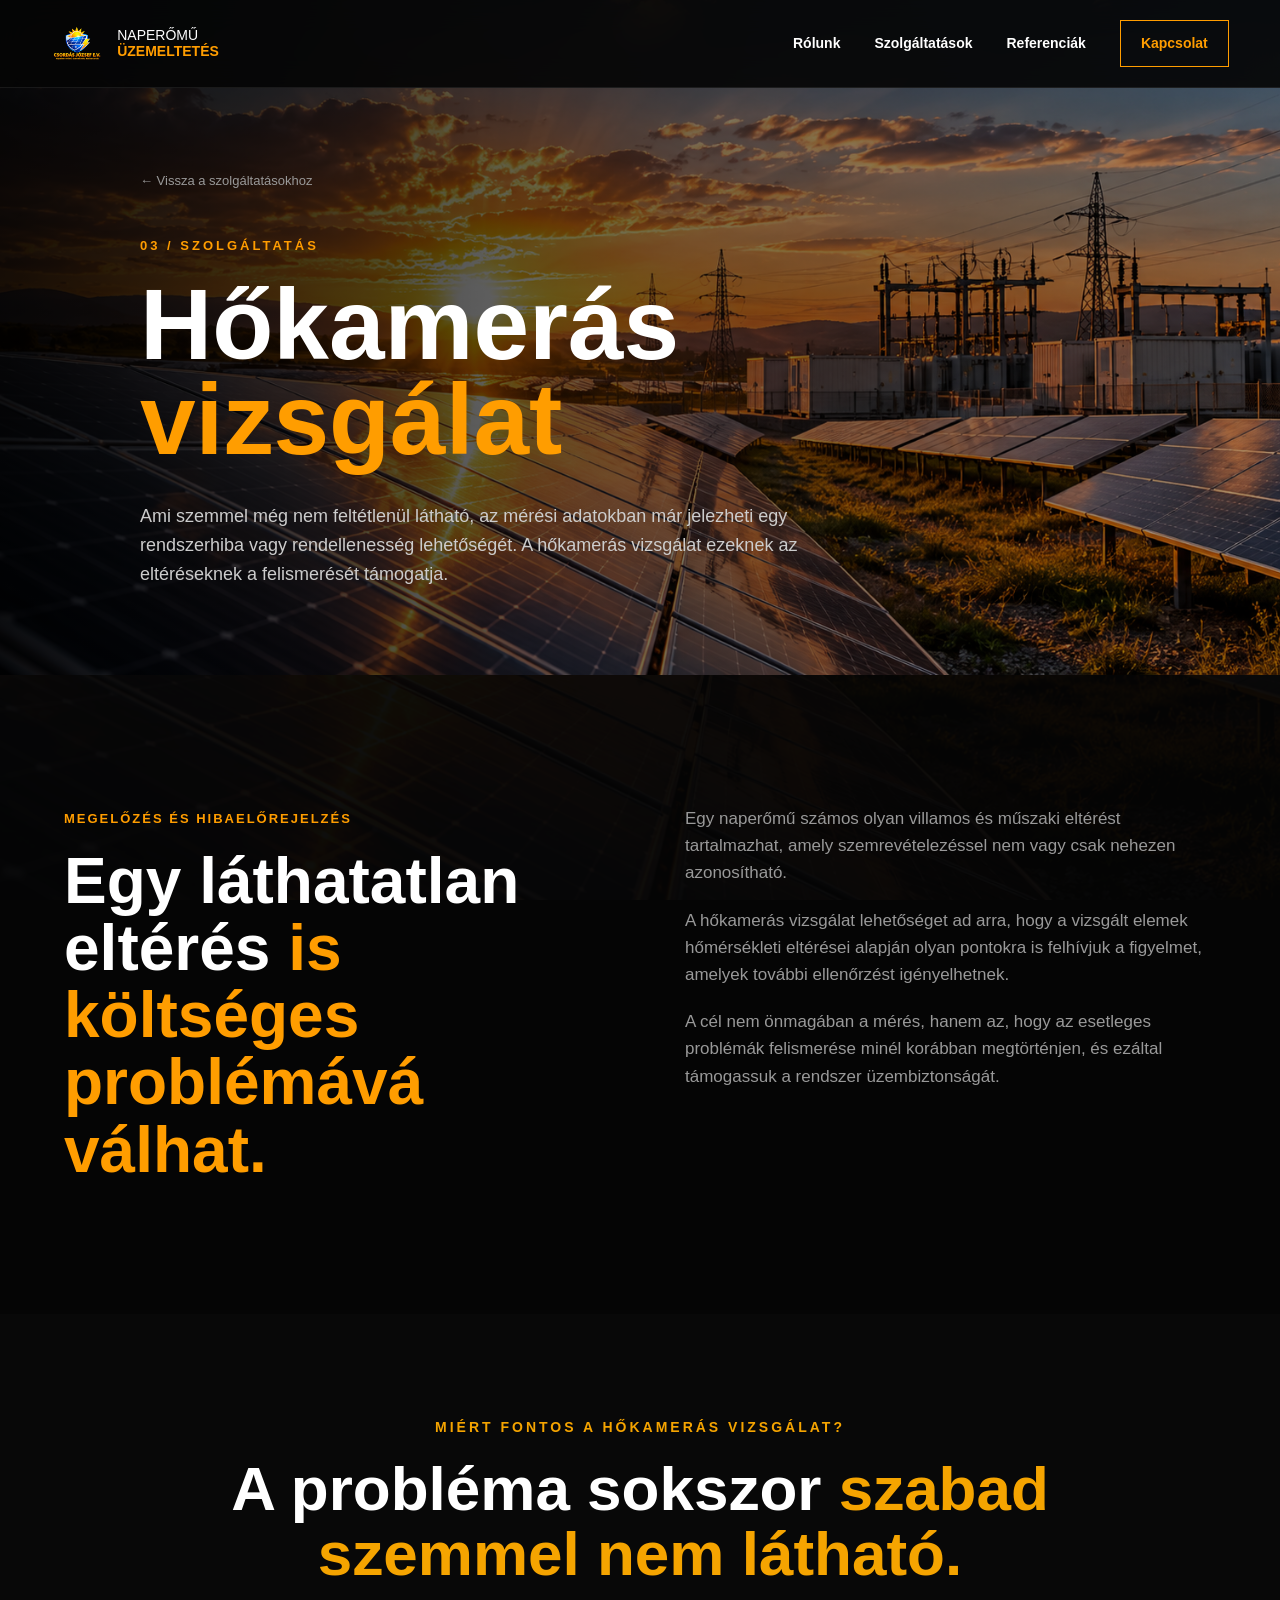
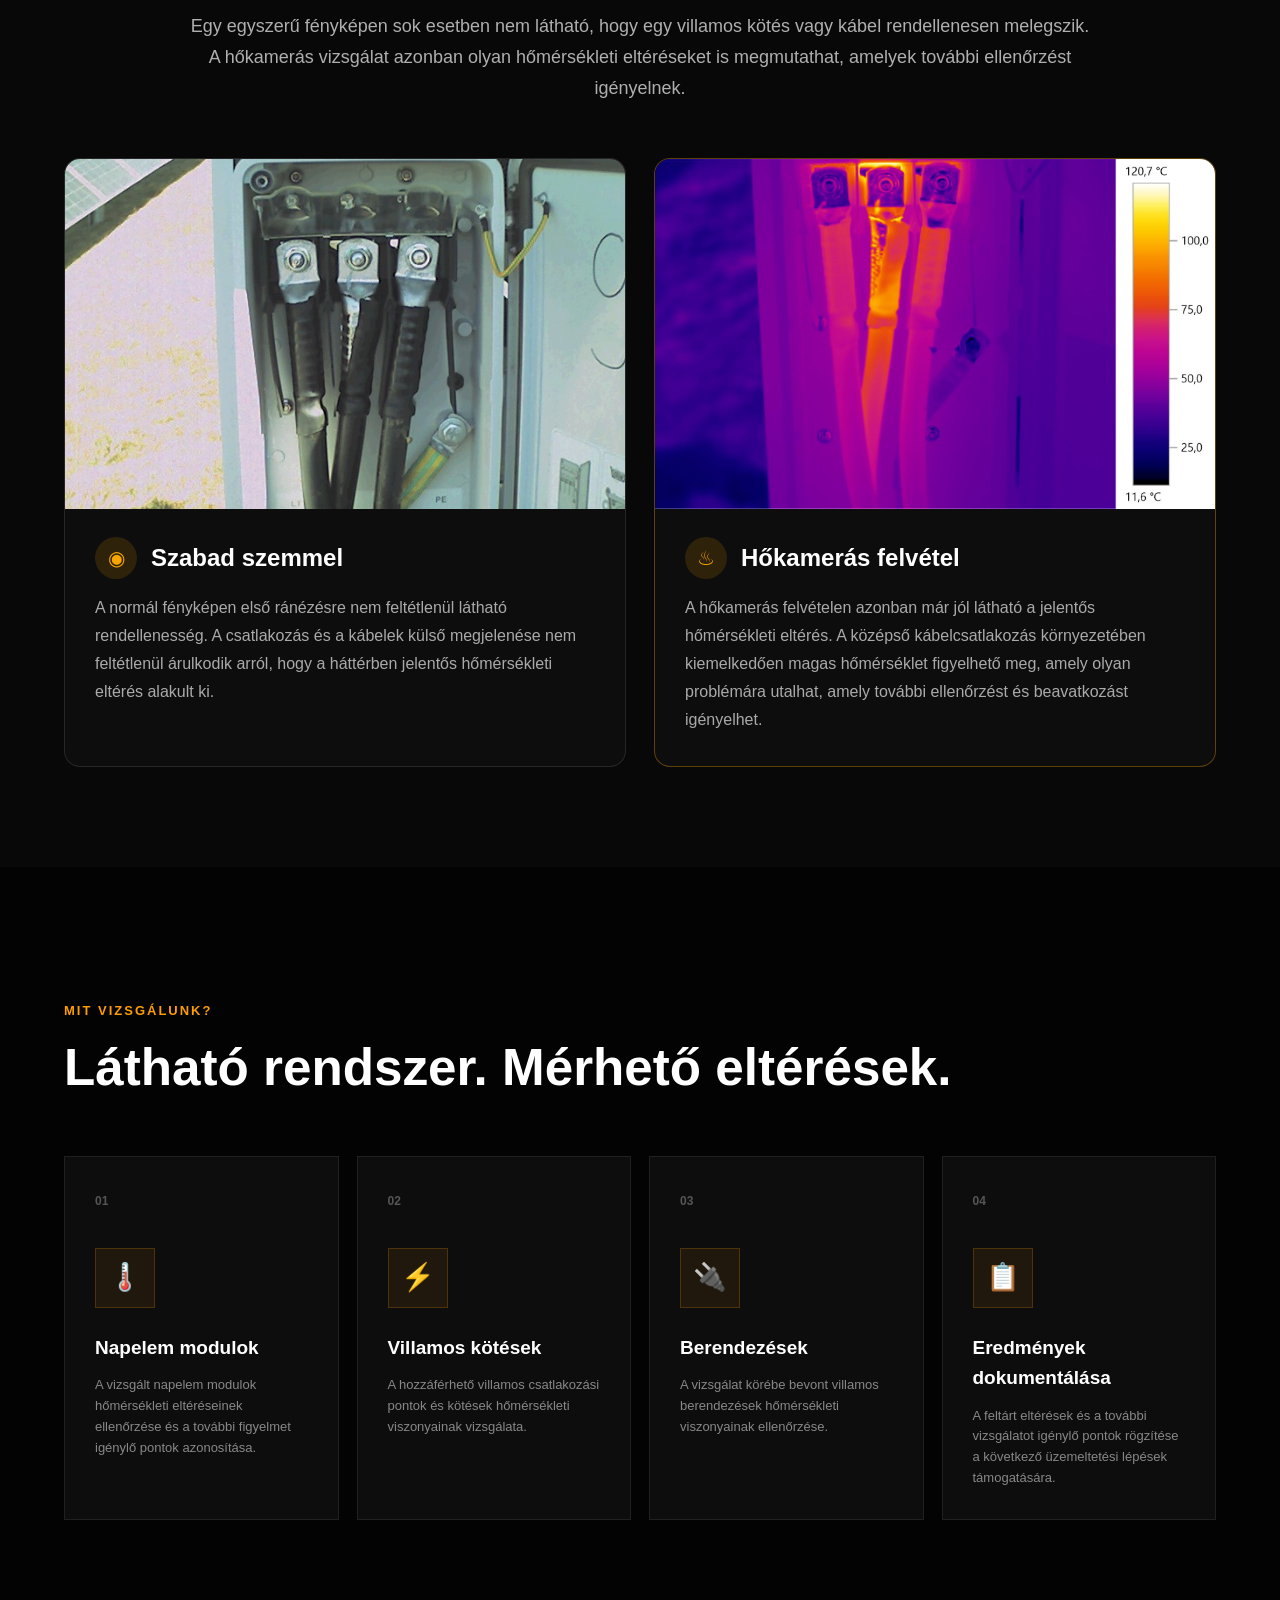
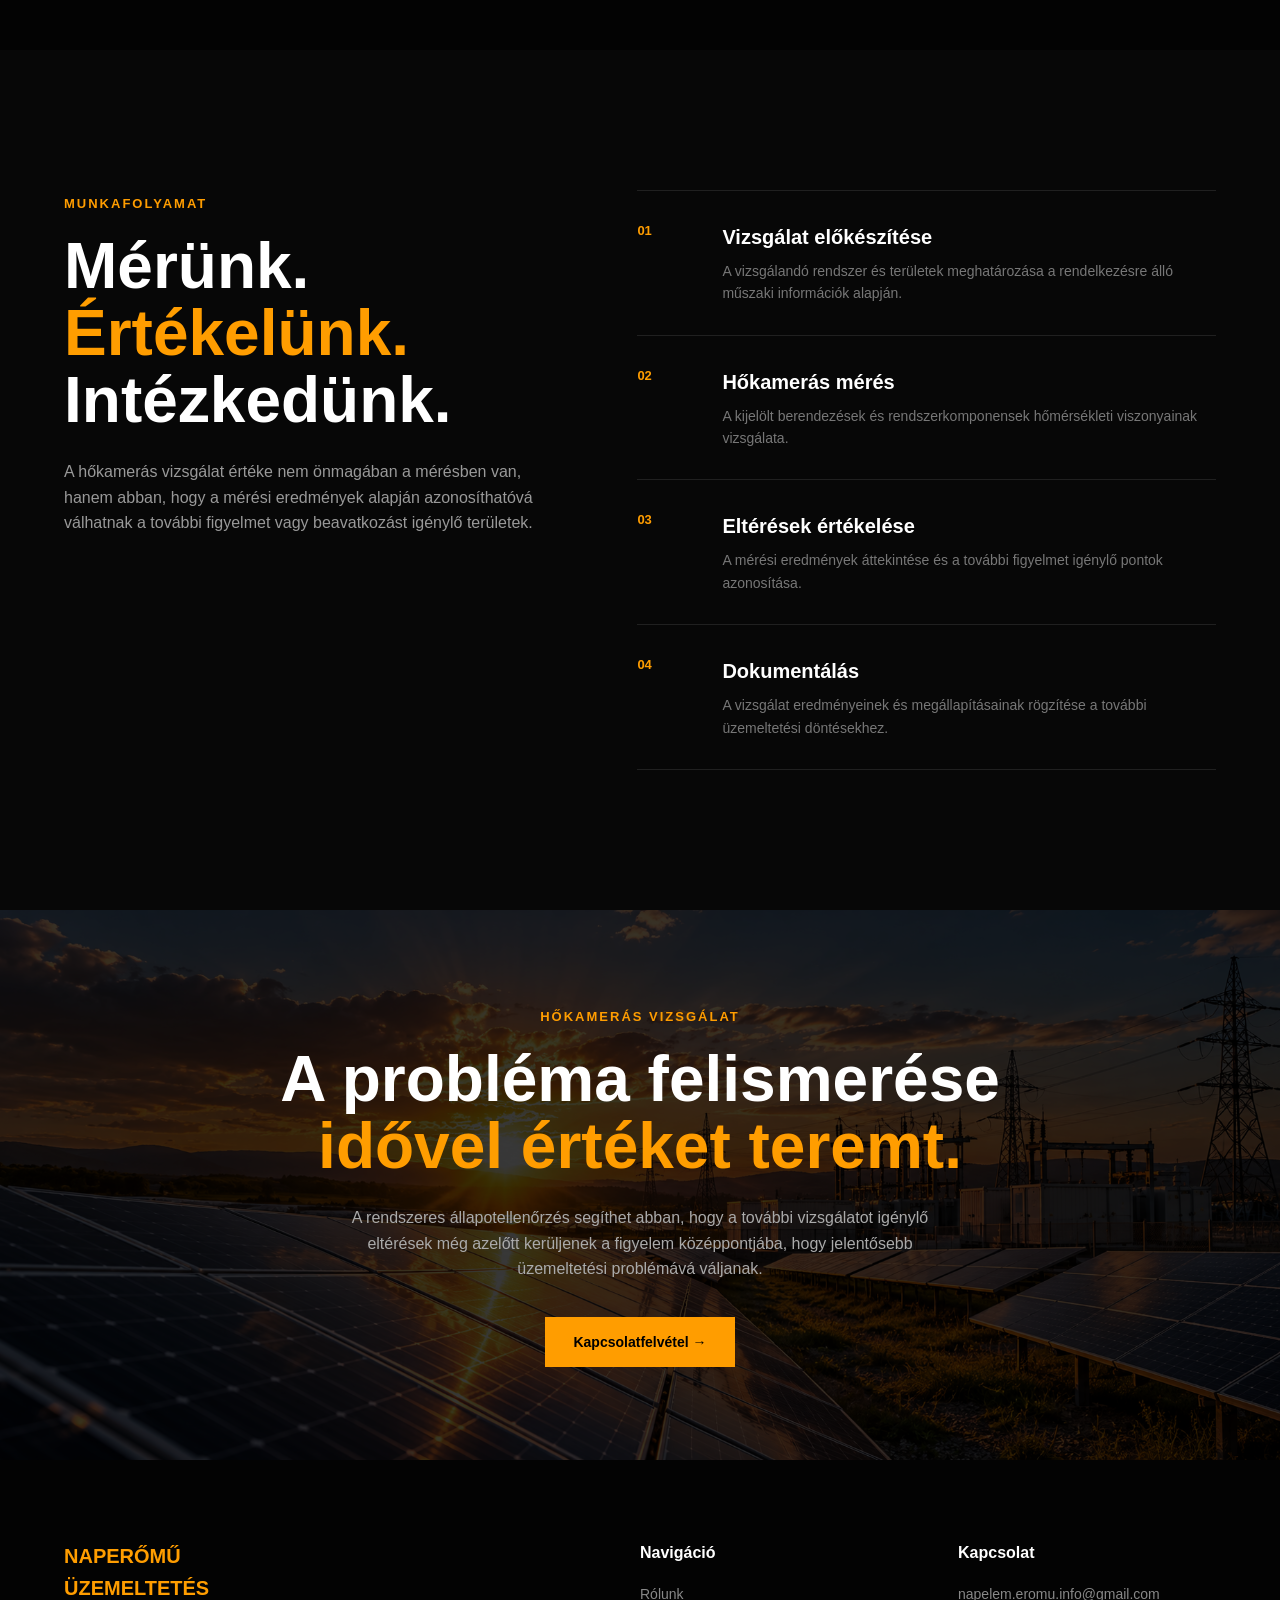
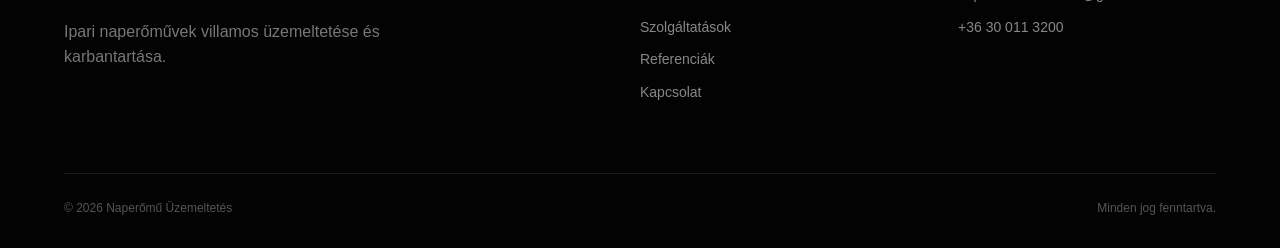
<file: szolgaltatasok/hokameras-vizsgalat.html>
<!DOCTYPE html>
<html lang="hu">

<head>

    <meta charset="UTF-8">

    <meta
        name="viewport"
        content="width=device-width, initial-scale=1.0"
    >

    <title>
        Hőkamerás vizsgálat | Naperőmű Üzemeltetés
    </title>

    <meta
        name="description"
        content="Hőkamerás vizsgálat ipari naperőművek számára a rendellenes hőmérsékleti eltérések és potenciális problémák felismerésére."
    >

    <link rel="stylesheet" href="../style.css">
    <link rel="stylesheet" href="../service.css">

</head>


<body>


    <!-- =========================
         NAVBAR
    ========================== -->

    <header class="navbar">

        <div class="nav-container">

            <a href="../index.html" class="logo">

                <img
                    src="../images/logo.png"
                    alt="Naperőmű Üzemeltetés"
                >

                <div class="logo-text">
                    <span>NAPERŐMŰ</span>
                    <strong>ÜZEMELTETÉS</strong>
                </div>

            </a>


            <nav class="nav-menu">

                <a href="../index.html#rolunk">
                    Rólunk
                </a>

                <a href="../uzemeltetes.html#szolgaltatasok">
                    Szolgáltatások
                </a>

                <a href="../index.html#referenciak">
                    Referenciák
                </a>

                <a
                    href="../index.html#kapcsolat"
                    class="nav-button"
                >
                    Kapcsolat
                </a>

            </nav>


            <button
                class="menu-toggle"
                id="menuToggle"
            >
                ☰
            </button>

        </div>

    </header>



    <main>


        <!-- =========================
             SERVICE HERO
        ========================== -->

        <section class="service-hero">

            <div class="service-hero-overlay"></div>


            <div class="service-hero-content">

                <a
                    href="../index.html#szolgaltatasok"
                    class="back-link"
                >
                    ← Vissza a szolgáltatásokhoz
                </a>


                <span class="service-label">
                    03 / SZOLGÁLTATÁS
                </span>


                <h1>

                    Hőkamerás
                    <span>vizsgálat</span>

                </h1>


                <p>
                    Ami szemmel még nem feltétlenül látható,
                    az mérési adatokban már jelezheti egy
                    rendszerhiba vagy rendellenesség lehetőségét.
                    A hőkamerás vizsgálat ezeknek az eltéréseknek
                    a felismerését támogatja.
                </p>

            </div>

        </section>



        <!-- =========================
             INTRO
        ========================== -->

        <section class="service-intro">

            <div class="section-container">

                <div class="service-intro-grid">


                    <div>

                        <span class="section-label">
                            MEGELŐZÉS ÉS HIBAELŐREJELZÉS
                        </span>


                        <h2>

                            Egy láthatatlan eltérés

                            <span>
                                is költséges problémává válhat.
                            </span>

                        </h2>

                    </div>


                    <div>

                        <p>
                            Egy naperőmű számos olyan villamos
                            és műszaki eltérést tartalmazhat, amely
                            szemrevételezéssel nem vagy csak nehezen
                            azonosítható.
                        </p>


                        <p>
                            A hőkamerás vizsgálat lehetőséget ad arra,
                            hogy a vizsgált elemek hőmérsékleti eltérései
                            alapján olyan pontokra is felhívjuk a figyelmet,
                            amelyek további ellenőrzést igényelhetnek.
                        </p>


                        <p>
                            A cél nem önmagában a mérés, hanem az,
                            hogy az esetleges problémák felismerése
                            minél korábban megtörténjen, és ezáltal
                            támogassuk a rendszer üzembiztonságát.
                        </p>

                    </div>

                </div>

            </div>

        </section>



        <!-- =========================
             HŐKAMERÁS PÉLDA
        ========================== -->

        <section class="thermal-example">

            <div class="thermal-example-header">

                <span class="thermal-label">
                    MIÉRT FONTOS A HŐKAMERÁS VIZSGÁLAT?
                </span>

                <h2>
                    A probléma sokszor
                    <span>szabad szemmel nem látható.</span>
                </h2>

                <p>
                    Egy egyszerű fényképen sok esetben nem látható,
                    hogy egy villamos kötés vagy kábel rendellenesen
                    melegszik. A hőkamerás vizsgálat azonban olyan
                    hőmérsékleti eltéréseket is megmutathat, amelyek
                    további ellenőrzést igényelnek.
                </p>

            </div>


            <div class="thermal-comparison">


                <!-- =========================
                     NORMÁL KÉP
                ========================== -->

                <div class="thermal-card">

                    <div class="thermal-image">

                        <img
                            src="../images/hokamera-normal.jpg"
                            alt="Villamos kábel és csatlakozás normál fényképen"
                        >

                    </div>


                    <div class="thermal-card-content">

                        <div class="thermal-card-title">

                            <span class="thermal-icon">
                                ◉
                            </span>

                            <h3>
                                Szabad szemmel
                            </h3>

                        </div>


                        <p>
                            A normál fényképen első ránézésre
                            nem feltétlenül látható rendellenesség.
                            A csatlakozás és a kábelek külső megjelenése
                            nem feltétlenül árulkodik arról, hogy a
                            háttérben jelentős hőmérsékleti eltérés
                            alakult ki.
                        </p>

                    </div>

                </div>



                <!-- =========================
                     HŐKAMERA
                ========================== -->

                <div class="thermal-card thermal-card-highlight">

                    <div class="thermal-image">

                        <img
                            src="../images/hokamera.jpg"
                            alt="Villamos kábel és csatlakozás hőkamerás felvétele"
                        >

                    </div>


                    <div class="thermal-card-content">

                        <div class="thermal-card-title">

                            <span class="thermal-icon">
                                ♨
                            </span>

                            <h3>
                                Hőkamerás felvétel
                            </h3>

                        </div>


                        <p>
                            A hőkamerás felvételen azonban már jól
                            látható a jelentős hőmérsékleti eltérés.
                            A középső kábelcsatlakozás környezetében
                            kiemelkedően magas hőmérséklet figyelhető meg,
                            amely olyan problémára utalhat, amely
                            további ellenőrzést és beavatkozást igényelhet.
                        </p>

                    </div>

                </div>


            </div>

        </section>



        <!-- =========================
             MIT TARTALMAZ
        ========================== -->

        <section class="service-features">

            <div class="section-container">


                <div class="section-heading">

                    <span class="section-label">
                        MIT VIZSGÁLUNK?
                    </span>


                    <h2>

                        Látható rendszer.

                        <span>
                            Mérhető eltérések.
                        </span>

                    </h2>

                </div>



                <div class="feature-grid">


                    <!-- 01 -->

                    <div class="feature-card">

                        <span class="feature-number">
                            01
                        </span>


                        <div class="feature-icon">
                            🌡️
                        </div>


                        <h3>
                            Napelem modulok
                        </h3>


                        <p>
                            A vizsgált napelem modulok hőmérsékleti
                            eltéréseinek ellenőrzése és a további
                            figyelmet igénylő pontok azonosítása.
                        </p>

                    </div>



                    <!-- 02 -->

                    <div class="feature-card">

                        <span class="feature-number">
                            02
                        </span>


                        <div class="feature-icon">
                            ⚡
                        </div>


                        <h3>
                            Villamos kötések
                        </h3>


                        <p>
                            A hozzáférhető villamos csatlakozási
                            pontok és kötések hőmérsékleti viszonyainak
                            vizsgálata.
                        </p>

                    </div>



                    <!-- 03 -->

                    <div class="feature-card">

                        <span class="feature-number">
                            03
                        </span>


                        <div class="feature-icon">
                            🔌
                        </div>


                        <h3>
                            Berendezések
                        </h3>


                        <p>
                            A vizsgálat körébe bevont villamos
                            berendezések hőmérsékleti viszonyainak
                            ellenőrzése.
                        </p>

                    </div>



                    <!-- 04 -->

                    <div class="feature-card">

                        <span class="feature-number">
                            04
                        </span>


                        <div class="feature-icon">
                            📋
                        </div>


                        <h3>
                            Eredmények dokumentálása
                        </h3>


                        <p>
                            A feltárt eltérések és a további vizsgálatot
                            igénylő pontok rögzítése a következő
                            üzemeltetési lépések támogatására.
                        </p>

                    </div>


                </div>

            </div>

        </section>



        <!-- =========================
             FOLYAMAT
        ========================== -->

        <section class="service-process">

            <div class="section-container">

                <div class="process-grid">


                    <div>

                        <span class="section-label">
                            MUNKAFOLYAMAT
                        </span>


                        <h2>

                            Mérünk.

                            <span>
                                Értékelünk.
                            </span>

                            Intézkedünk.

                        </h2>


                        <p>
                            A hőkamerás vizsgálat értéke nem önmagában
                            a mérésben van, hanem abban, hogy a mérési
                            eredmények alapján azonosíthatóvá válhatnak
                            a további figyelmet vagy beavatkozást
                            igénylő területek.
                        </p>

                    </div>



                    <div class="process-list">


                        <!-- 01 -->

                        <div class="process-item">

                            <span>
                                01
                            </span>


                            <div>

                                <h3>
                                    Vizsgálat előkészítése
                                </h3>

                                <p>
                                    A vizsgálandó rendszer és területek
                                    meghatározása a rendelkezésre álló
                                    műszaki információk alapján.
                                </p>

                            </div>

                        </div>



                        <!-- 02 -->

                        <div class="process-item">

                            <span>
                                02
                            </span>


                            <div>

                                <h3>
                                    Hőkamerás mérés
                                </h3>

                                <p>
                                    A kijelölt berendezések és
                                    rendszerkomponensek hőmérsékleti
                                    viszonyainak vizsgálata.
                                </p>

                            </div>

                        </div>



                        <!-- 03 -->

                        <div class="process-item">

                            <span>
                                03
                            </span>


                            <div>

                                <h3>
                                    Eltérések értékelése
                                </h3>

                                <p>
                                    A mérési eredmények áttekintése
                                    és a további figyelmet igénylő
                                    pontok azonosítása.
                                </p>

                            </div>

                        </div>



                        <!-- 04 -->

                        <div class="process-item">

                            <span>
                                04
                            </span>


                            <div>

                                <h3>
                                    Dokumentálás
                                </h3>

                                <p>
                                    A vizsgálat eredményeinek és
                                    megállapításainak rögzítése
                                    a további üzemeltetési döntésekhez.
                                </p>

                            </div>

                        </div>


                    </div>

                </div>

            </div>

        </section>



        <!-- =========================
             CTA
        ========================== -->

        <section class="service-cta">

            <div class="service-cta-overlay"></div>


            <div class="service-cta-content">

                <span class="section-label">
                    HŐKAMERÁS VIZSGÁLAT
                </span>


                <h2>

                    A probléma felismerése

                    <span>
                        idővel értéket teremt.
                    </span>

                </h2>


                <p>
                    A rendszeres állapotellenőrzés segíthet abban,
                    hogy a további vizsgálatot igénylő eltérések
                    még azelőtt kerüljenek a figyelem középpontjába,
                    hogy jelentősebb üzemeltetési problémává váljanak.
                </p>


                <a
                    href="../index.html#kapcsolat"
                    class="btn btn-primary"
                >
                    Kapcsolatfelvétel →
                </a>

            </div>

        </section>


    </main>



    <!-- =========================
         FOOTER
    ========================== -->

    <footer class="footer">

        <div class="section-container">


            <div class="footer-grid">


                <div>

                    <div class="footer-logo">

                        NAPERŐMŰ<br>
                        ÜZEMELTETÉS

                    </div>


                    <p>
                        Ipari naperőművek villamos
                        üzemeltetése és karbantartása.
                    </p>

                </div>



                <div>

                    <h4>
                        Navigáció
                    </h4>


                    <a href="../index.html#rolunk">
                        Rólunk
                    </a>


                    <a href="../uzemeltetes.html#szolgaltatasok">
                        Szolgáltatások
                    </a>


                    <a href="../index.html#referenciak">
                        Referenciák
                    </a>


                    <a href="../index.html#kapcsolat">
                        Kapcsolat
                    </a>

                </div>



                <div>

                    <h4>
                        Kapcsolat
                    </h4>


                    <a href="mailto:napelem.eromu.info@gmail.com">
                        napelem.eromu.info@gmail.com
                    </a>


                    <a href="tel:+36300113200">
                        +36 30 011 3200
                    </a>

                </div>


            </div>



            <div class="footer-bottom">

                <span>
                    © 2026 Naperőmű Üzemeltetés
                </span>


                <span>
                    Minden jog fenntartva.
                </span>

            </div>


        </div>

    </footer>



    <script src="../script.js"></script>

</body>

</html>
</file>
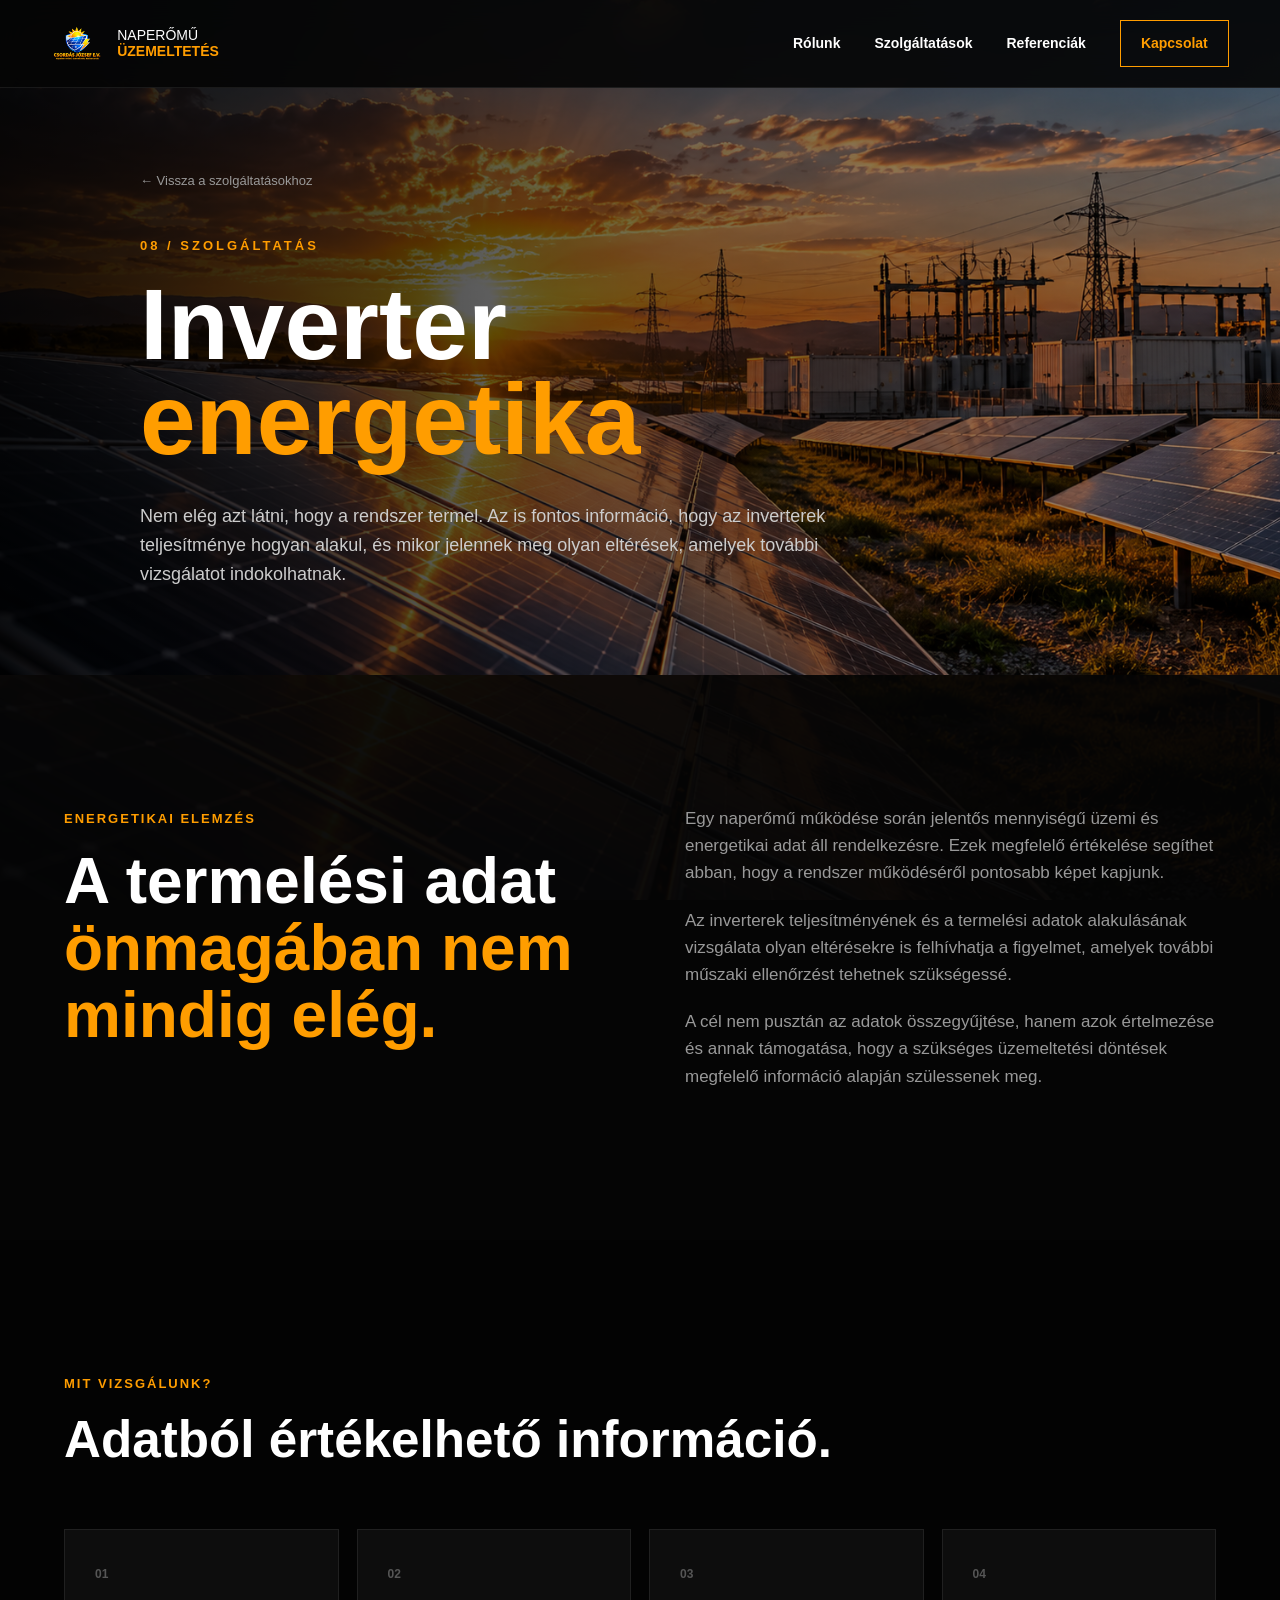
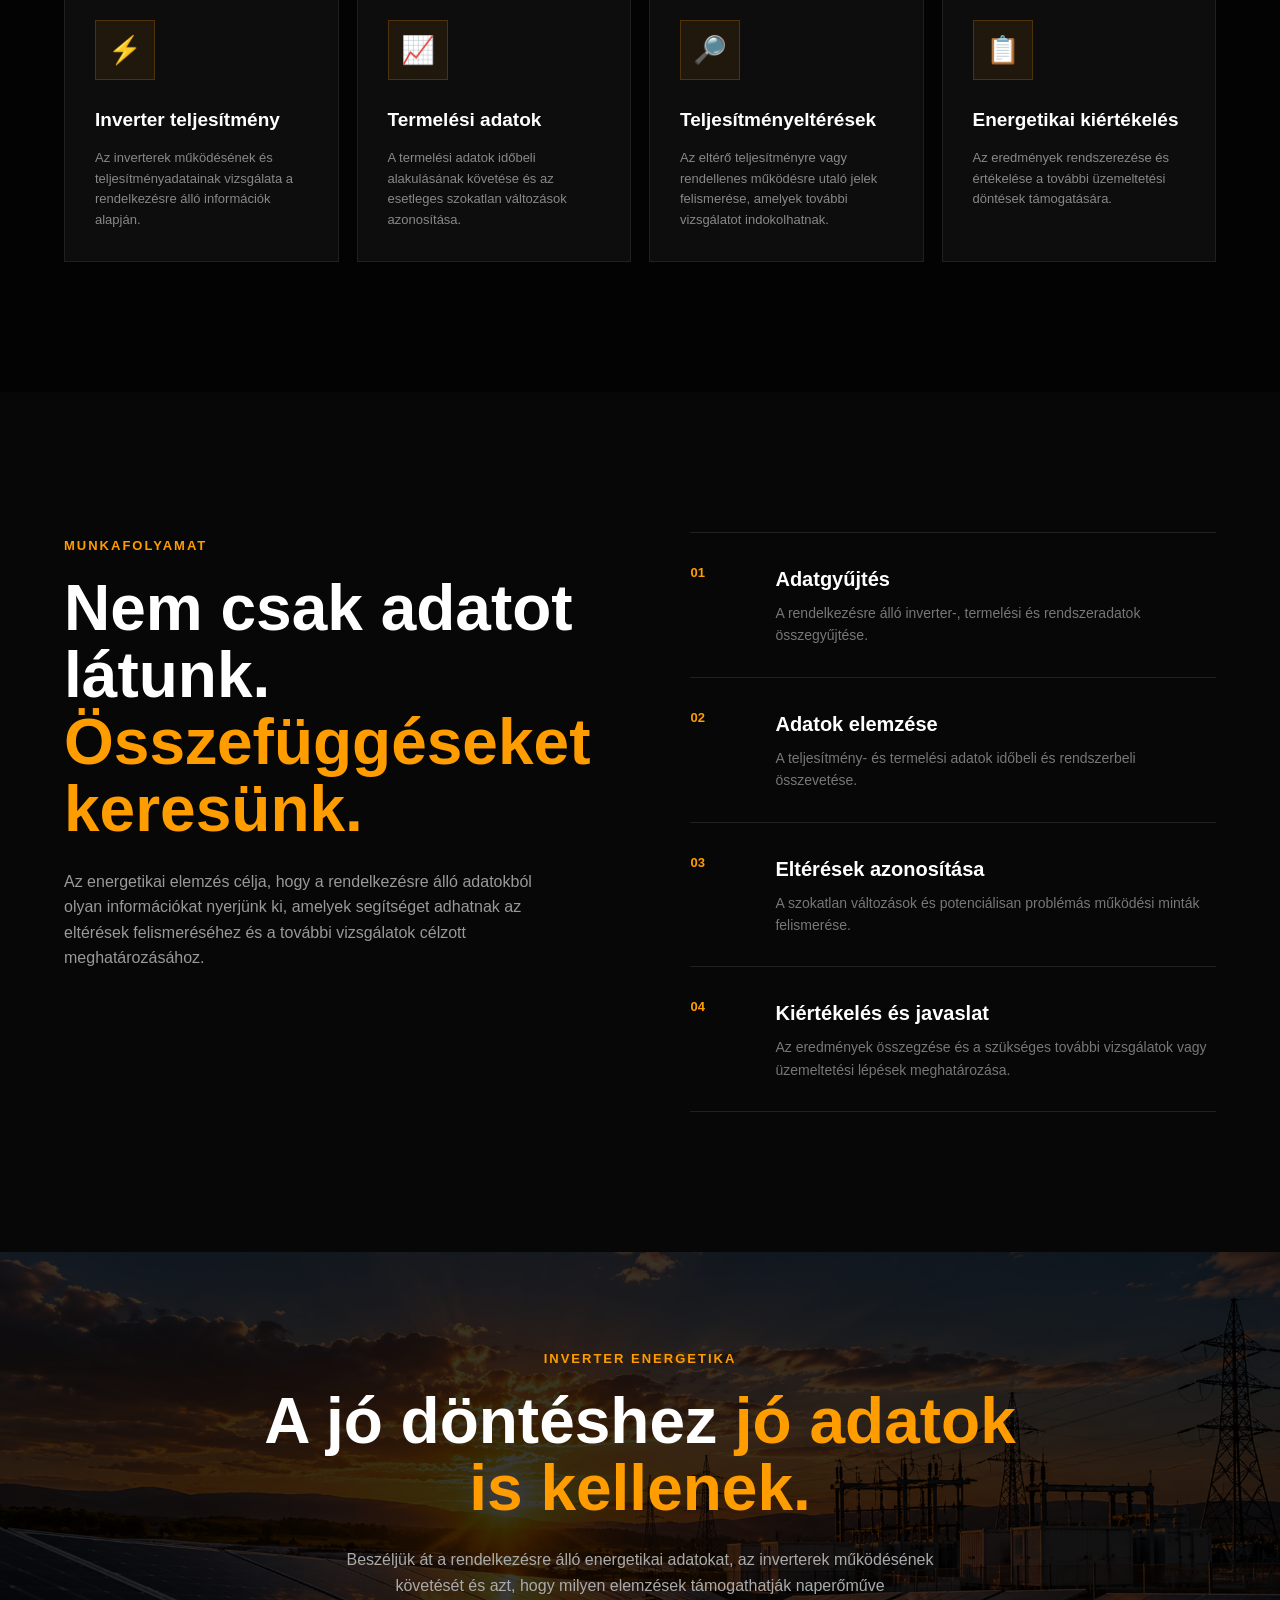
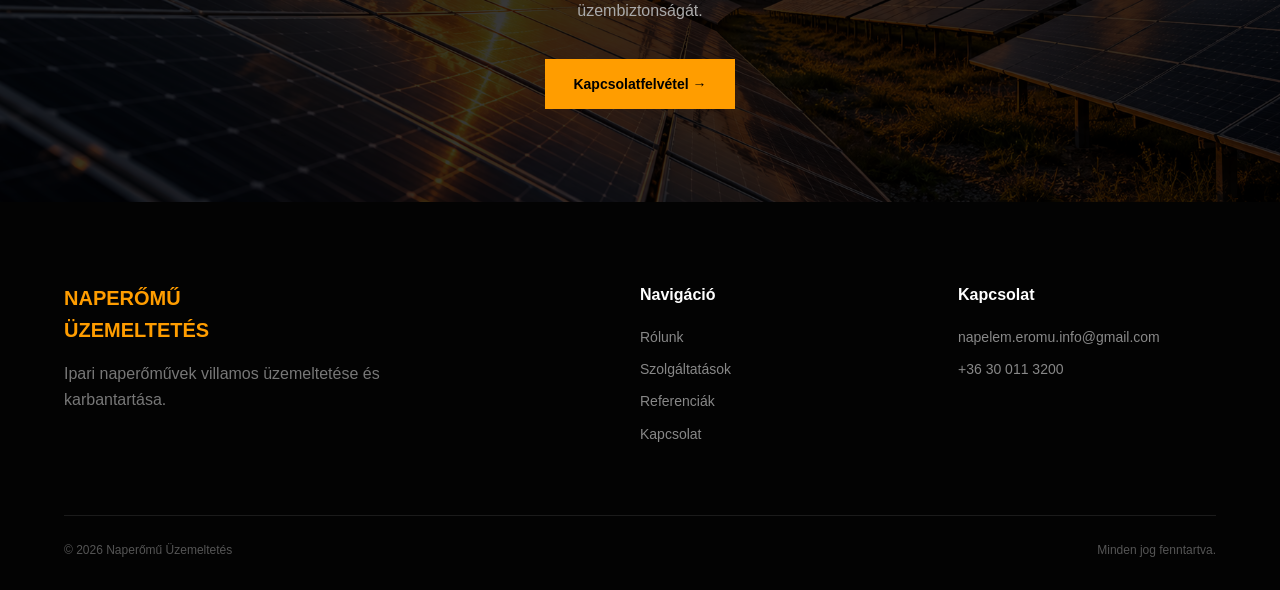
<file: szolgaltatasok/inverter-energetika.html>
<!DOCTYPE html>
<html lang="hu">

<head>

    <meta charset="UTF-8">

    <meta
        name="viewport"
        content="width=device-width, initial-scale=1.0"
    >

    <title>
        Inverter energetika | Naperőmű Üzemeltetés
    </title>

    <meta
        name="description"
        content="Inverterek működésének és energetikai teljesítményének vizsgálata ipari naperőművekben az eltérések felismerésének és a termelési adatok értékelésének támogatására."
    >

    <link rel="stylesheet" href="../style.css">
    <link rel="stylesheet" href="../service.css">

</head>


<body>


    <!-- =========================
         NAVBAR
    ========================== -->

    <header class="navbar">

        <div class="nav-container">

            <a href="../index.html" class="logo">

                <img
                    src="../images/logo.png"
                    alt="Naperőmű Üzemeltetés"
                >

                <div class="logo-text">
                    <span>NAPERŐMŰ</span>
                    <strong>ÜZEMELTETÉS</strong>
                </div>

            </a>


            <nav class="nav-menu">

                <a href="../index.html#rolunk">
                    Rólunk
                </a>

                <a href="../uzemeltetes.html#szolgaltatasok">
                    Szolgáltatások
                </a>

                <a href="../index.html#referenciak">
                    Referenciák
                </a>

                <a
                    href="../index.html#kapcsolat"
                    class="nav-button"
                >
                    Kapcsolat
                </a>

            </nav>


            <button
                class="menu-toggle"
                id="menuToggle"
            >
                ☰
            </button>

        </div>

    </header>



    <main>


        <!-- =========================
             SERVICE HERO
        ========================== -->

        <section class="service-hero">

            <div class="service-hero-overlay"></div>


            <div class="service-hero-content">

                <a
                    href="../index.html#szolgaltatasok"
                    class="back-link"
                >
                    ← Vissza a szolgáltatásokhoz
                </a>


                <span class="service-label">
                    08 / SZOLGÁLTATÁS
                </span>


                <h1>

                    Inverter
                    <span>energetika</span>

                </h1>


                <p>
                    Nem elég azt látni, hogy a rendszer termel.
                    Az is fontos információ, hogy az inverterek
                    teljesítménye hogyan alakul, és mikor jelennek
                    meg olyan eltérések, amelyek további vizsgálatot
                    indokolhatnak.
                </p>

            </div>

        </section>



        <!-- =========================
             INTRO
        ========================== -->

        <section class="service-intro">

            <div class="section-container">

                <div class="service-intro-grid">


                    <div>

                        <span class="section-label">
                            ENERGETIKAI ELEMZÉS
                        </span>


                        <h2>

                            A termelési adat
                            <span>
                                önmagában nem mindig elég.
                            </span>

                        </h2>

                    </div>


                    <div>

                        <p>
                            Egy naperőmű működése során jelentős mennyiségű
                            üzemi és energetikai adat áll rendelkezésre.
                            Ezek megfelelő értékelése segíthet abban,
                            hogy a rendszer működéséről pontosabb képet
                            kapjunk.
                        </p>


                        <p>
                            Az inverterek teljesítményének és a termelési
                            adatok alakulásának vizsgálata olyan eltérésekre
                            is felhívhatja a figyelmet, amelyek további
                            műszaki ellenőrzést tehetnek szükségessé.
                        </p>


                        <p>
                            A cél nem pusztán az adatok összegyűjtése,
                            hanem azok értelmezése és annak támogatása,
                            hogy a szükséges üzemeltetési döntések
                            megfelelő információ alapján szülessenek meg.
                        </p>

                    </div>

                </div>

            </div>

        </section>



        <!-- =========================
             MIT TARTALMAZ
        ========================== -->

        <section class="service-features">

            <div class="section-container">


                <div class="section-heading">

                    <span class="section-label">
                        MIT VIZSGÁLUNK?
                    </span>


                    <h2>

                        Adatból
                        <span>
                            értékelhető információ.
                        </span>

                    </h2>

                </div>



                <div class="feature-grid">


                    <!-- 01 -->

                    <div class="feature-card">

                        <span class="feature-number">
                            01
                        </span>


                        <div class="feature-icon">
                            ⚡
                        </div>


                        <h3>
                            Inverter teljesítmény
                        </h3>


                        <p>
                            Az inverterek működésének és
                            teljesítményadatainak vizsgálata
                            a rendelkezésre álló információk alapján.
                        </p>

                    </div>



                    <!-- 02 -->

                    <div class="feature-card">

                        <span class="feature-number">
                            02
                        </span>


                        <div class="feature-icon">
                            📈
                        </div>


                        <h3>
                            Termelési adatok
                        </h3>


                        <p>
                            A termelési adatok időbeli alakulásának
                            követése és az esetleges szokatlan
                            változások azonosítása.
                        </p>

                    </div>



                    <!-- 03 -->

                    <div class="feature-card">

                        <span class="feature-number">
                            03
                        </span>


                        <div class="feature-icon">
                            🔎
                        </div>


                        <h3>
                            Teljesítményeltérések
                        </h3>


                        <p>
                            Az eltérő teljesítményre vagy rendellenes
                            működésre utaló jelek felismerése,
                            amelyek további vizsgálatot indokolhatnak.
                        </p>

                    </div>



                    <!-- 04 -->

                    <div class="feature-card">

                        <span class="feature-number">
                            04
                        </span>


                        <div class="feature-icon">
                            📋
                        </div>


                        <h3>
                            Energetikai kiértékelés
                        </h3>


                        <p>
                            Az eredmények rendszerezése és
                            értékelése a további üzemeltetési
                            döntések támogatására.
                        </p>

                    </div>


                </div>

            </div>

        </section>



        <!-- =========================
             FOLYAMAT
        ========================== -->

        <section class="service-process">

            <div class="section-container">

                <div class="process-grid">


                    <div>

                        <span class="section-label">
                            MUNKAFOLYAMAT
                        </span>


                        <h2>

                            Nem csak adatot látunk.
                            <span>
                                Összefüggéseket keresünk.
                            </span>

                        </h2>


                        <p>
                            Az energetikai elemzés célja, hogy a
                            rendelkezésre álló adatokból olyan
                            információkat nyerjünk ki, amelyek
                            segítséget adhatnak az eltérések
                            felismeréséhez és a további vizsgálatok
                            célzott meghatározásához.
                        </p>

                    </div>



                    <div class="process-list">


                        <!-- 01 -->

                        <div class="process-item">

                            <span>
                                01
                            </span>


                            <div>

                                <h3>
                                    Adatgyűjtés
                                </h3>

                                <p>
                                    A rendelkezésre álló inverter-,
                                    termelési és rendszeradatok
                                    összegyűjtése.
                                </p>

                            </div>

                        </div>



                        <!-- 02 -->

                        <div class="process-item">

                            <span>
                                02
                            </span>


                            <div>

                                <h3>
                                    Adatok elemzése
                                </h3>

                                <p>
                                    A teljesítmény- és termelési
                                    adatok időbeli és rendszerbeli
                                    összevetése.
                                </p>

                            </div>

                        </div>



                        <!-- 03 -->

                        <div class="process-item">

                            <span>
                                03
                            </span>


                            <div>

                                <h3>
                                    Eltérések azonosítása
                                </h3>

                                <p>
                                    A szokatlan változások és
                                    potenciálisan problémás működési
                                    minták felismerése.
                                </p>

                            </div>

                        </div>



                        <!-- 04 -->

                        <div class="process-item">

                            <span>
                                04
                            </span>


                            <div>

                                <h3>
                                    Kiértékelés és javaslat
                                </h3>

                                <p>
                                    Az eredmények összegzése és
                                    a szükséges további vizsgálatok
                                    vagy üzemeltetési lépések
                                    meghatározása.
                                </p>

                            </div>

                        </div>


                    </div>

                </div>

            </div>

        </section>



        <!-- =========================
             CTA
        ========================== -->

        <section class="service-cta">

            <div class="service-cta-overlay"></div>


            <div class="service-cta-content">

                <span class="section-label">
                    INVERTER ENERGETIKA
                </span>


                <h2>

                    A jó döntéshez
                    <span>
                        jó adatok is kellenek.
                    </span>

                </h2>


                <p>
                    Beszéljük át a rendelkezésre álló energetikai
                    adatokat, az inverterek működésének követését
                    és azt, hogy milyen elemzések támogathatják
                    naperőműve üzembiztonságát.
                </p>


                <a
                    href="../index.html#kapcsolat"
                    class="btn btn-primary"
                >
                    Kapcsolatfelvétel →
                </a>

            </div>

        </section>


    </main>



    <!-- =========================
         FOOTER
    ========================== -->

    <footer class="footer">

        <div class="section-container">


            <div class="footer-grid">


                <div>

                    <div class="footer-logo">

                        NAPERŐMŰ<br>
                        ÜZEMELTETÉS

                    </div>


                    <p>
                        Ipari naperőművek villamos
                        üzemeltetése és karbantartása.
                    </p>

                </div>



                <div>

                    <h4>
                        Navigáció
                    </h4>


                    <a href="../index.html#rolunk">
                        Rólunk
                    </a>


                    <a href="../uzemeltetes.html#szolgaltatasok">
                        Szolgáltatások
                    </a>


                    <a href="../index.html#referenciak">
                        Referenciák
                    </a>


                    <a href="../index.html#kapcsolat">
                        Kapcsolat
                    </a>

                </div>



                <div>

                    <h4>
                        Kapcsolat
                    </h4>


                    <a href="mailto:napelem.eromu.info@gmail.com">
                        napelem.eromu.info@gmail.com
                    </a>


                    <a href="tel:+36300113200">
                        +36 30 011 3200
                    </a>

                </div>


            </div>



            <div class="footer-bottom">

                <span>
                    © 2026 Naperőmű Üzemeltetés
                </span>


                <span>
                    Minden jog fenntartva.
                </span>

            </div>


        </div>

    </footer>



    <script src="../script.js"></script>

</body>

</html>
</file>
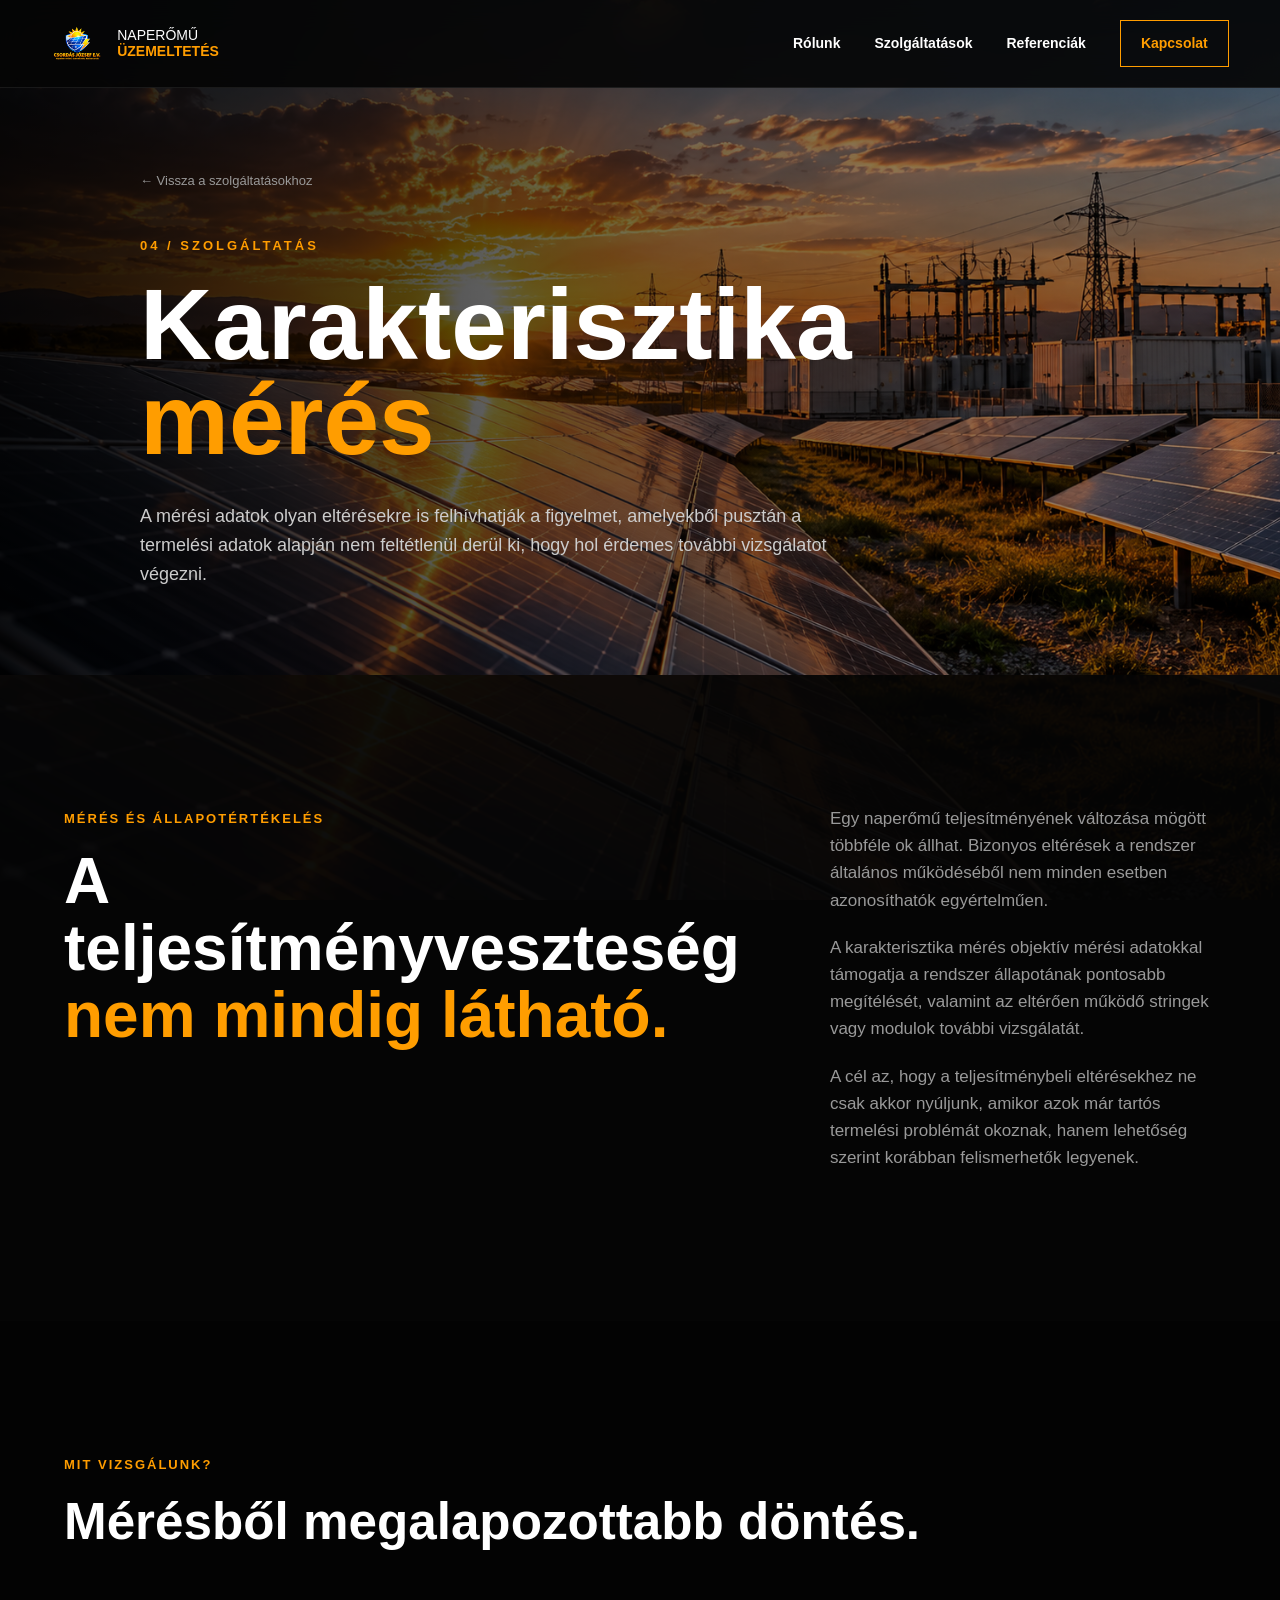
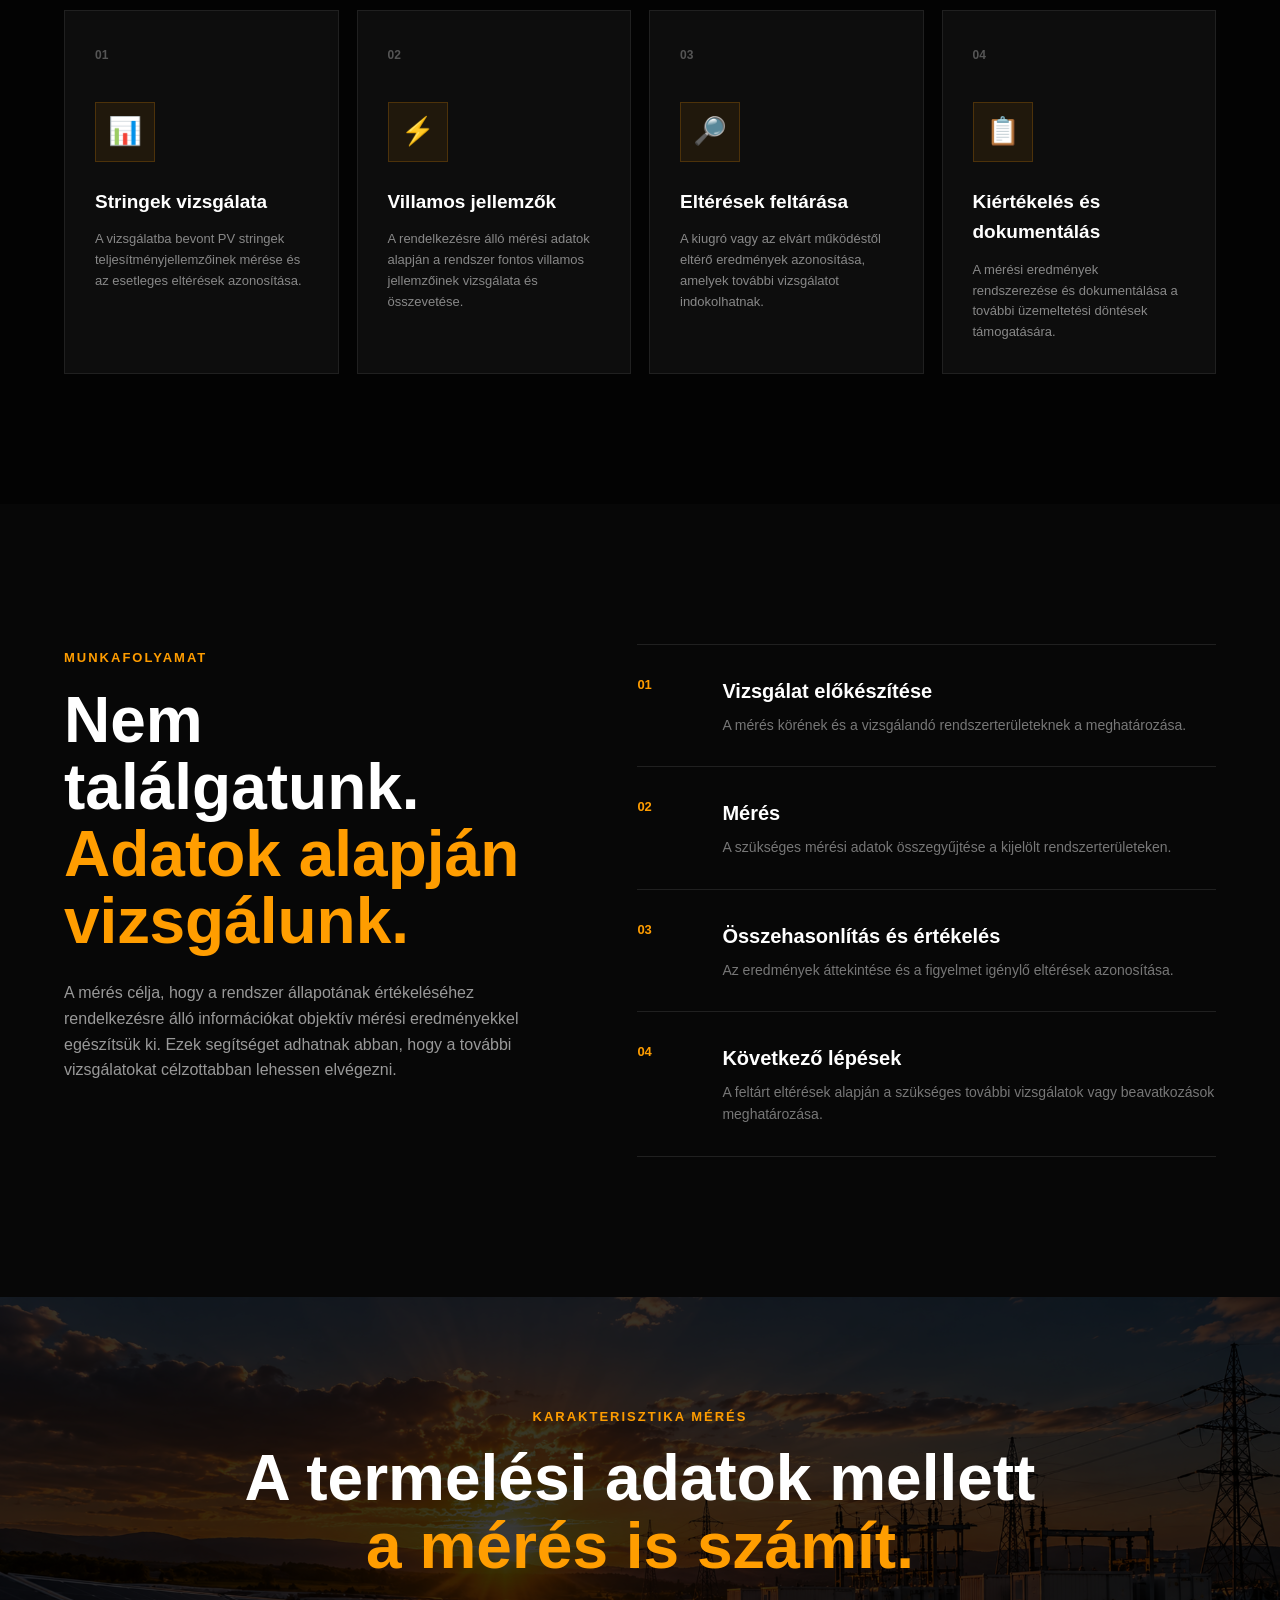
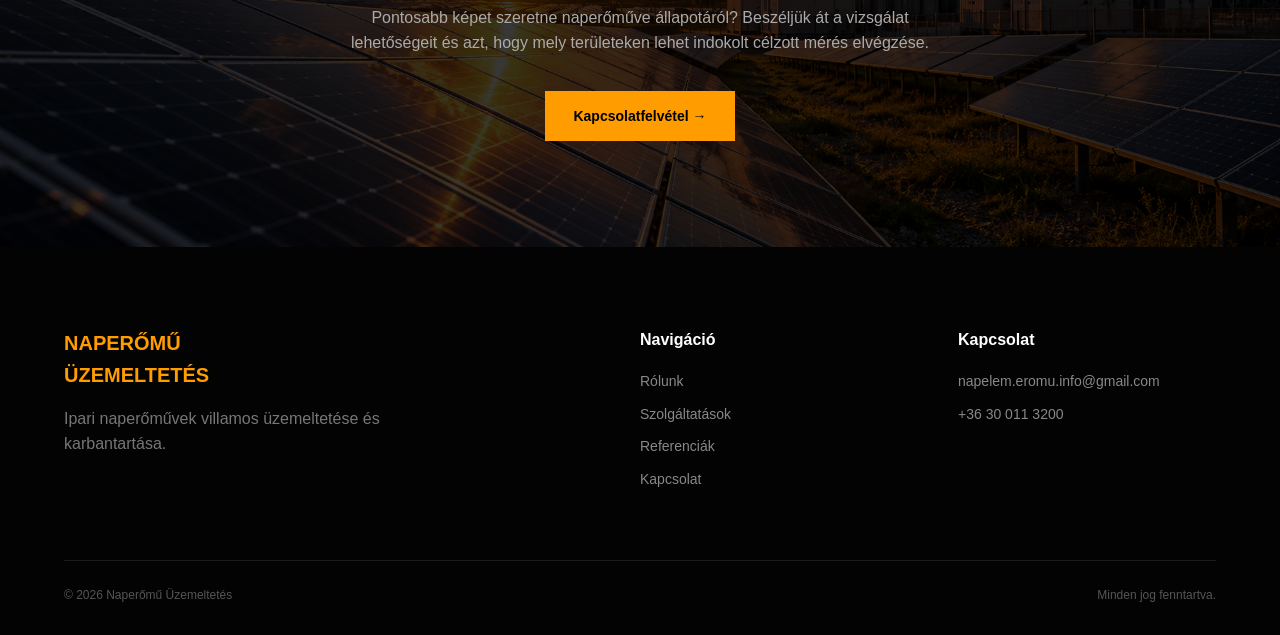
<file: szolgaltatasok/karakterisztika.html>
<!DOCTYPE html>
<html lang="hu">

<head>

    <meta charset="UTF-8">

    <meta
        name="viewport"
        content="width=device-width, initial-scale=1.0"
    >

    <title>
        Karakterisztika mérés | Naperőmű Üzemeltetés
    </title>

    <meta
        name="description"
        content="Karakterisztika mérés ipari naperőművekben a stringek, modulok és villamos teljesítményjellemzők állapotának vizsgálatára."
    >

    <link rel="stylesheet" href="../style.css">
    <link rel="stylesheet" href="../service.css">

</head>


<body>


    <!-- =========================
         NAVBAR
    ========================== -->

    <header class="navbar">

        <div class="nav-container">

            <a href="../index.html" class="logo">

                <img
                    src="../images/logo.png"
                    alt="Naperőmű Üzemeltetés"
                >

                <div class="logo-text">
                    <span>NAPERŐMŰ</span>
                    <strong>ÜZEMELTETÉS</strong>
                </div>

            </a>


            <nav class="nav-menu">

                <a href="../index.html#rolunk">
                    Rólunk
                </a>

                <a href="../uzemeltetes.html#szolgaltatasok">
                    Szolgáltatások
                </a>

                <a href="../index.html#referenciak">
                    Referenciák
                </a>

                <a
                    href="../index.html#kapcsolat"
                    class="nav-button"
                >
                    Kapcsolat
                </a>

            </nav>


            <button
                class="menu-toggle"
                id="menuToggle"
            >
                ☰
            </button>

        </div>

    </header>



    <main>


        <!-- =========================
             SERVICE HERO
        ========================== -->

        <section class="service-hero">

            <div class="service-hero-overlay"></div>


            <div class="service-hero-content">

                <a
                    href="../index.html#szolgaltatasok"
                    class="back-link"
                >
                    ← Vissza a szolgáltatásokhoz
                </a>


                <span class="service-label">
                    04 / SZOLGÁLTATÁS
                </span>


                <h1>

                    Karakterisztika
                    <span>mérés</span>

                </h1>


                <p>
                    A mérési adatok olyan eltérésekre is felhívhatják
                    a figyelmet, amelyekből pusztán a termelési adatok
                    alapján nem feltétlenül derül ki, hogy hol érdemes
                    további vizsgálatot végezni.
                </p>

            </div>

        </section>



        <!-- =========================
             INTRO
        ========================== -->

        <section class="service-intro">

            <div class="section-container">

                <div class="service-intro-grid">


                    <div>

                        <span class="section-label">
                            MÉRÉS ÉS ÁLLAPOTÉRTÉKELÉS
                        </span>


                        <h2>

                            A teljesítményveszteség
                            <span>
                                nem mindig látható.
                            </span>

                        </h2>

                    </div>


                    <div>

                        <p>
                            Egy naperőmű teljesítményének változása mögött
                            többféle ok állhat. Bizonyos eltérések a rendszer
                            általános működéséből nem minden esetben
                            azonosíthatók egyértelműen.
                        </p>


                        <p>
                            A karakterisztika mérés objektív mérési adatokkal
                            támogatja a rendszer állapotának pontosabb
                            megítélését, valamint az eltérően működő
                            stringek vagy modulok további vizsgálatát.
                        </p>


                        <p>
                            A cél az, hogy a teljesítménybeli eltérésekhez
                            ne csak akkor nyúljunk, amikor azok már tartós
                            termelési problémát okoznak, hanem lehetőség
                            szerint korábban felismerhetők legyenek.
                        </p>

                    </div>

                </div>

            </div>

        </section>



        <!-- =========================
             MIT TARTALMAZ
        ========================== -->

        <section class="service-features">

            <div class="section-container">


                <div class="section-heading">

                    <span class="section-label">
                        MIT VIZSGÁLUNK?
                    </span>


                    <h2>

                        Mérésből
                        <span>
                            megalapozottabb döntés.
                        </span>

                    </h2>

                </div>



                <div class="feature-grid">


                    <!-- 01 -->

                    <div class="feature-card">

                        <span class="feature-number">
                            01
                        </span>


                        <div class="feature-icon">
                            📊
                        </div>


                        <h3>
                            Stringek vizsgálata
                        </h3>


                        <p>
                            A vizsgálatba bevont PV stringek
                            teljesítményjellemzőinek mérése és
                            az esetleges eltérések azonosítása.
                        </p>

                    </div>



                    <!-- 02 -->

                    <div class="feature-card">

                        <span class="feature-number">
                            02
                        </span>


                        <div class="feature-icon">
                            ⚡
                        </div>


                        <h3>
                            Villamos jellemzők
                        </h3>


                        <p>
                            A rendelkezésre álló mérési adatok alapján
                            a rendszer fontos villamos jellemzőinek
                            vizsgálata és összevetése.
                        </p>

                    </div>



                    <!-- 03 -->

                    <div class="feature-card">

                        <span class="feature-number">
                            03
                        </span>


                        <div class="feature-icon">
                            🔎
                        </div>


                        <h3>
                            Eltérések feltárása
                        </h3>


                        <p>
                            A kiugró vagy az elvárt működéstől eltérő
                            eredmények azonosítása, amelyek további
                            vizsgálatot indokolhatnak.
                        </p>

                    </div>



                    <!-- 04 -->

                    <div class="feature-card">

                        <span class="feature-number">
                            04
                        </span>


                        <div class="feature-icon">
                            📋
                        </div>


                        <h3>
                            Kiértékelés és dokumentálás
                        </h3>


                        <p>
                            A mérési eredmények rendszerezése és
                            dokumentálása a további üzemeltetési
                            döntések támogatására.
                        </p>

                    </div>


                </div>

            </div>

        </section>



        <!-- =========================
             FOLYAMAT
        ========================== -->

        <section class="service-process">

            <div class="section-container">

                <div class="process-grid">


                    <div>

                        <span class="section-label">
                            MUNKAFOLYAMAT
                        </span>


                        <h2>

                            Nem találgatunk.
                            <span>
                                Adatok alapján vizsgálunk.
                            </span>

                        </h2>


                        <p>
                            A mérés célja, hogy a rendszer állapotának
                            értékeléséhez rendelkezésre álló információkat
                            objektív mérési eredményekkel egészítsük ki.
                            Ezek segítséget adhatnak abban, hogy a további
                            vizsgálatokat célzottabban lehessen elvégezni.
                        </p>

                    </div>



                    <div class="process-list">


                        <!-- 01 -->

                        <div class="process-item">

                            <span>
                                01
                            </span>


                            <div>

                                <h3>
                                    Vizsgálat előkészítése
                                </h3>

                                <p>
                                    A mérés körének és a vizsgálandó
                                    rendszerterületeknek a meghatározása.
                                </p>

                            </div>

                        </div>



                        <!-- 02 -->

                        <div class="process-item">

                            <span>
                                02
                            </span>


                            <div>

                                <h3>
                                    Mérés
                                </h3>

                                <p>
                                    A szükséges mérési adatok
                                    összegyűjtése a kijelölt
                                    rendszerterületeken.
                                </p>

                            </div>

                        </div>



                        <!-- 03 -->

                        <div class="process-item">

                            <span>
                                03
                            </span>


                            <div>

                                <h3>
                                    Összehasonlítás és értékelés
                                </h3>

                                <p>
                                    Az eredmények áttekintése és a
                                    figyelmet igénylő eltérések
                                    azonosítása.
                                </p>

                            </div>

                        </div>



                        <!-- 04 -->

                        <div class="process-item">

                            <span>
                                04
                            </span>


                            <div>

                                <h3>
                                    Következő lépések
                                </h3>

                                <p>
                                    A feltárt eltérések alapján a szükséges
                                    további vizsgálatok vagy beavatkozások
                                    meghatározása.
                                </p>

                            </div>

                        </div>


                    </div>

                </div>

            </div>

        </section>



        <!-- =========================
             CTA
        ========================== -->

        <section class="service-cta">

            <div class="service-cta-overlay"></div>


            <div class="service-cta-content">

                <span class="section-label">
                    KARAKTERISZTIKA MÉRÉS
                </span>


                <h2>

                    A termelési adatok mellett
                    <span>
                        a mérés is számít.
                    </span>

                </h2>


                <p>
                    Pontosabb képet szeretne naperőműve állapotáról?
                    Beszéljük át a vizsgálat lehetőségeit és azt,
                    hogy mely területeken lehet indokolt célzott
                    mérés elvégzése.
                </p>


                <a
                    href="../index.html#kapcsolat"
                    class="btn btn-primary"
                >
                    Kapcsolatfelvétel →
                </a>

            </div>

        </section>


    </main>



    <!-- =========================
         FOOTER
    ========================== -->

    <footer class="footer">

        <div class="section-container">


            <div class="footer-grid">


                <div>

                    <div class="footer-logo">

                        NAPERŐMŰ<br>
                        ÜZEMELTETÉS

                    </div>


                    <p>
                        Ipari naperőművek villamos
                        üzemeltetése és karbantartása.
                    </p>

                </div>



                <div>

                    <h4>
                        Navigáció
                    </h4>


                    <a href="../index.html#rolunk">
                        Rólunk
                    </a>


                    <a href="../uzemeltetes.html#szolgaltatasok">
                        Szolgáltatások
                    </a>


                    <a href="../index.html#referenciak">
                        Referenciák
                    </a>


                    <a href="../index.html#kapcsolat">
                        Kapcsolat
                    </a>

                </div>



                <div>

                    <h4>
                        Kapcsolat
                    </h4>


                    <a href="mailto:napelem.eromu.info@gmail.com">
                        napelem.eromu.info@gmail.com
                    </a>


                    <a href="tel:+36300113200">
                        +36 30 011 3200
                    </a>

                </div>


            </div>



            <div class="footer-bottom">

                <span>
                    © 2026 Naperőmű Üzemeltetés
                </span>


                <span>
                    Minden jog fenntartva.
                </span>

            </div>


        </div>

    </footer>



    <script src="../script.js"></script>

</body>

</html>
</file>
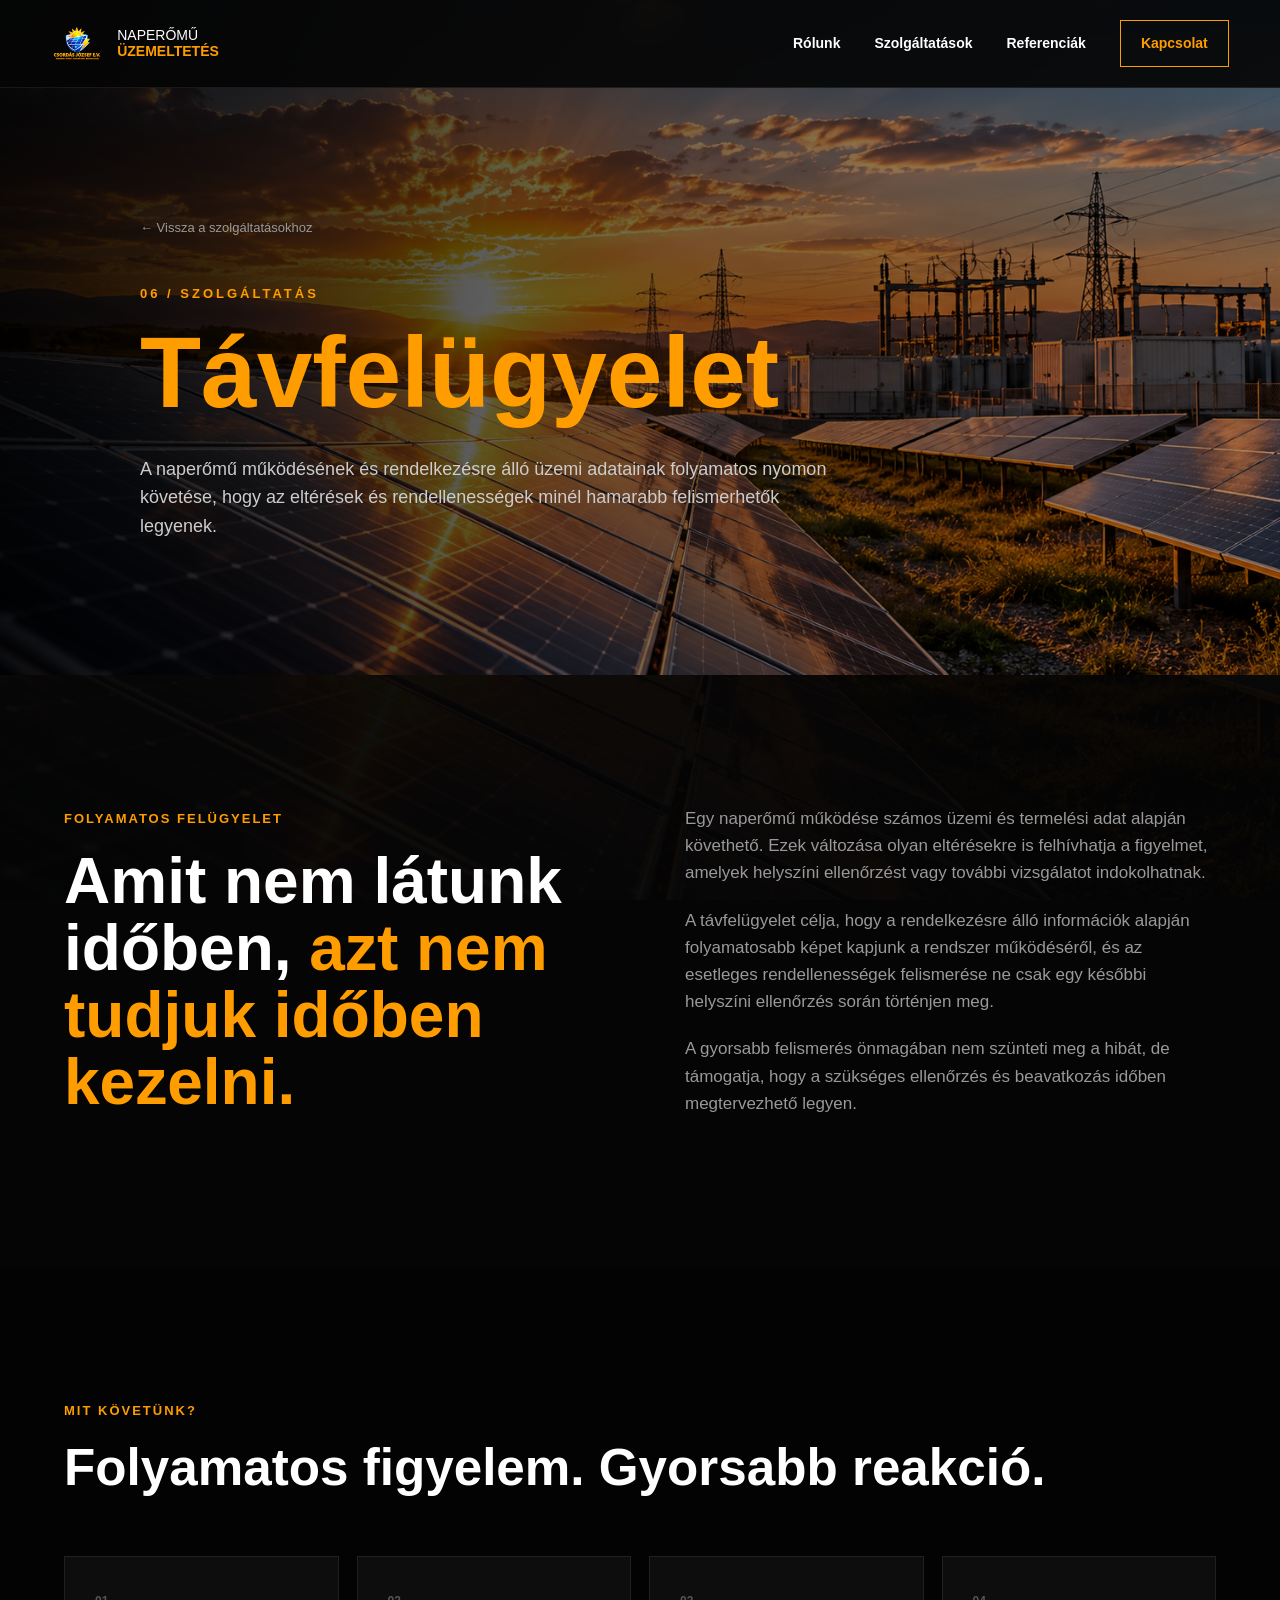
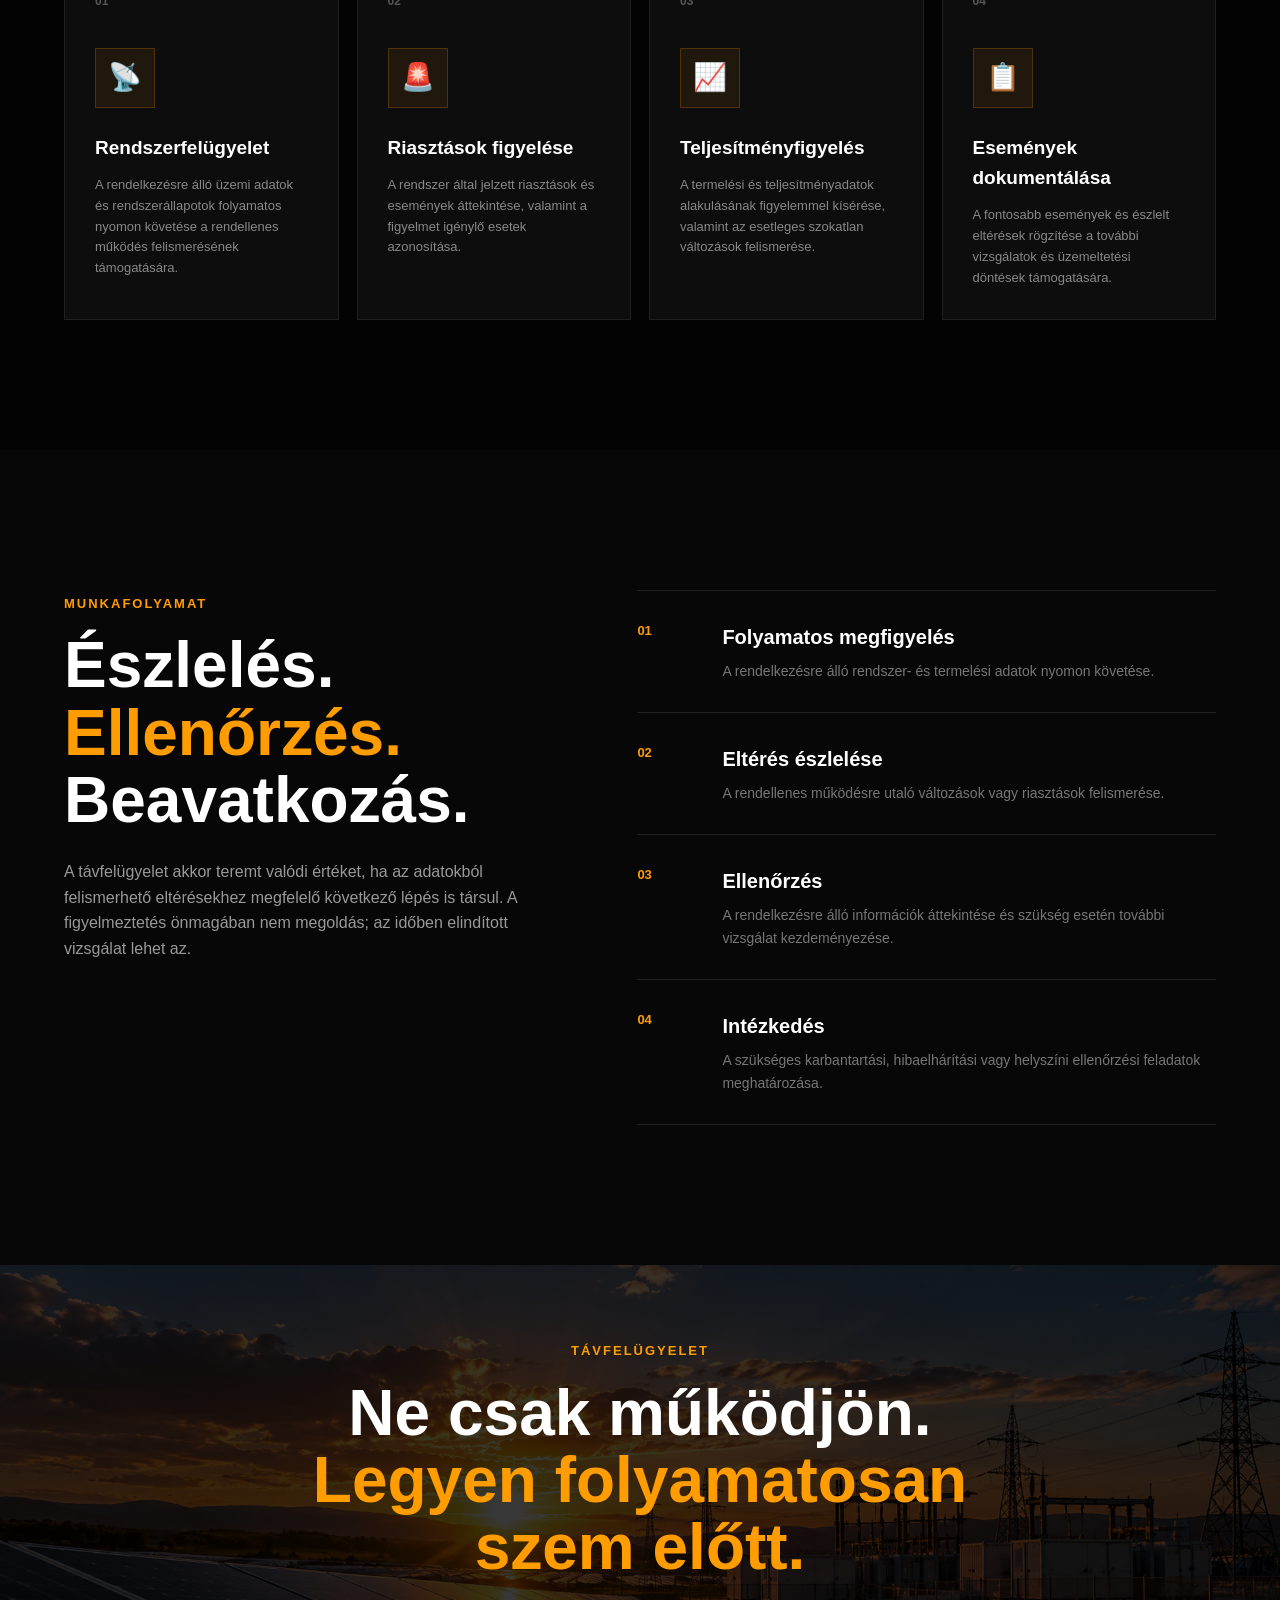
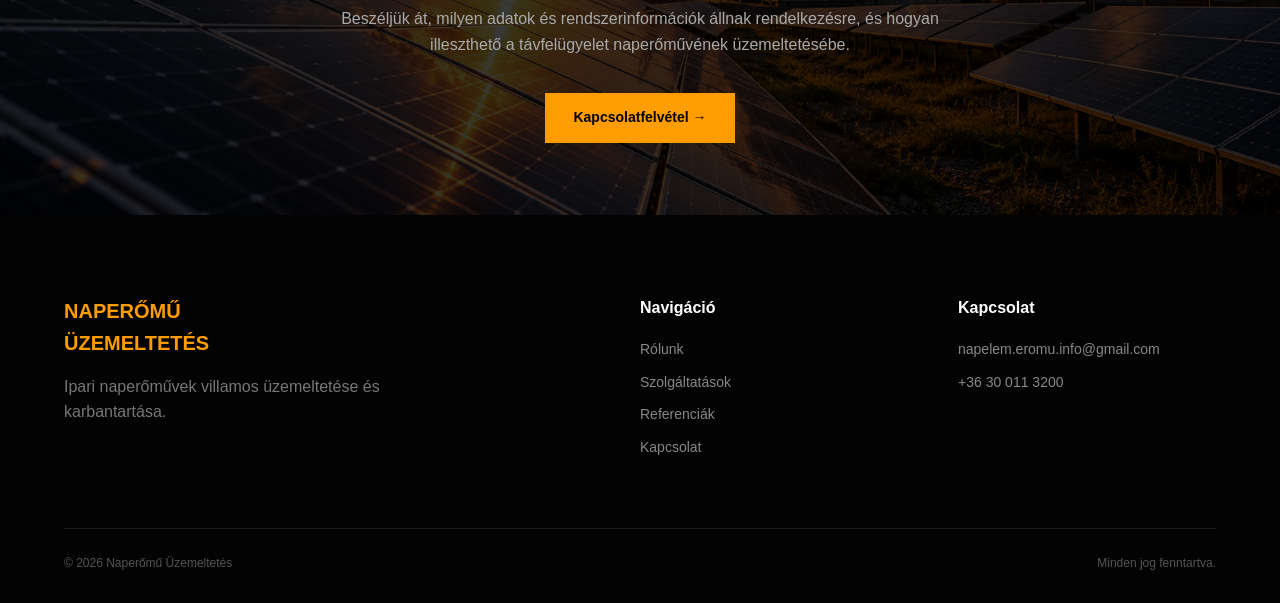
<file: szolgaltatasok/tavfelugyelet.html>
<!DOCTYPE html>
<html lang="hu">

<head>

    <meta charset="UTF-8">

    <meta
        name="viewport"
        content="width=device-width, initial-scale=1.0"
    >

    <title>
        Távfelügyelet | Naperőmű Üzemeltetés
    </title>

    <meta
        name="description"
        content="Naperőművek távfelügyelete és működésének folyamatos nyomon követése az eltérések és hibák mielőbbi felismerésének támogatására."
    >

    <link rel="stylesheet" href="../style.css">
    <link rel="stylesheet" href="../service.css">

</head>


<body>


    <!-- =========================
         NAVBAR
    ========================== -->

    <header class="navbar">

        <div class="nav-container">

            <a href="../index.html" class="logo">

                <img
                    src="../images/logo.png"
                    alt="Naperőmű Üzemeltetés"
                >

                <div class="logo-text">
                    <span>NAPERŐMŰ</span>
                    <strong>ÜZEMELTETÉS</strong>
                </div>

            </a>


            <nav class="nav-menu">

                <a href="../index.html#rolunk">
                    Rólunk
                </a>

                <a href="../uzemeltetes.html#szolgaltatasok">
                    Szolgáltatások
                </a>

                <a href="../index.html#referenciak">
                    Referenciák
                </a>

                <a
                    href="../index.html#kapcsolat"
                    class="nav-button"
                >
                    Kapcsolat
                </a>

            </nav>


            <button
                class="menu-toggle"
                id="menuToggle"
            >
                ☰
            </button>

        </div>

    </header>



    <main>


        <!-- =========================
             SERVICE HERO
        ========================== -->

        <section class="service-hero">

            <div class="service-hero-overlay"></div>


            <div class="service-hero-content">

                <a
                    href="../index.html#szolgaltatasok"
                    class="back-link"
                >
                    ← Vissza a szolgáltatásokhoz
                </a>


                <span class="service-label">
                    06 / SZOLGÁLTATÁS
                </span>


                <h1>

                    <span>Távfelügyelet</span>

                </h1>


                <p>
                    A naperőmű működésének és rendelkezésre álló
                    üzemi adatainak folyamatos nyomon követése,
                    hogy az eltérések és rendellenességek minél
                    hamarabb felismerhetők legyenek.
                </p>

            </div>

        </section>



        <!-- =========================
             INTRO
        ========================== -->

        <section class="service-intro">

            <div class="section-container">

                <div class="service-intro-grid">


                    <div>

                        <span class="section-label">
                            FOLYAMATOS FELÜGYELET
                        </span>


                        <h2>

                            Amit nem látunk időben,
                            <span>
                                azt nem tudjuk időben kezelni.
                            </span>

                        </h2>

                    </div>


                    <div>

                        <p>
                            Egy naperőmű működése számos üzemi
                            és termelési adat alapján követhető.
                            Ezek változása olyan eltérésekre is
                            felhívhatja a figyelmet, amelyek
                            helyszíni ellenőrzést vagy további
                            vizsgálatot indokolhatnak.
                        </p>


                        <p>
                            A távfelügyelet célja, hogy a rendelkezésre
                            álló információk alapján folyamatosabb képet
                            kapjunk a rendszer működéséről, és az
                            esetleges rendellenességek felismerése
                            ne csak egy későbbi helyszíni ellenőrzés
                            során történjen meg.
                        </p>


                        <p>
                            A gyorsabb felismerés önmagában nem szünteti
                            meg a hibát, de támogatja, hogy a szükséges
                            ellenőrzés és beavatkozás időben
                            megtervezhető legyen.
                        </p>

                    </div>

                </div>

            </div>

        </section>



        <!-- =========================
             MIT TARTALMAZ
        ========================== -->

        <section class="service-features">

            <div class="section-container">


                <div class="section-heading">

                    <span class="section-label">
                        MIT KÖVETÜNK?
                    </span>


                    <h2>

                        Folyamatos figyelem.
                        <span>
                            Gyorsabb reakció.
                        </span>

                    </h2>

                </div>



                <div class="feature-grid">


                    <!-- 01 -->

                    <div class="feature-card">

                        <span class="feature-number">
                            01
                        </span>


                        <div class="feature-icon">
                            📡
                        </div>


                        <h3>
                            Rendszerfelügyelet
                        </h3>


                        <p>
                            A rendelkezésre álló üzemi adatok és
                            rendszerállapotok folyamatos nyomon követése
                            a rendellenes működés felismerésének támogatására.
                        </p>

                    </div>



                    <!-- 02 -->

                    <div class="feature-card">

                        <span class="feature-number">
                            02
                        </span>


                        <div class="feature-icon">
                            🚨
                        </div>


                        <h3>
                            Riasztások figyelése
                        </h3>


                        <p>
                            A rendszer által jelzett riasztások és
                            események áttekintése, valamint a figyelmet
                            igénylő esetek azonosítása.
                        </p>

                    </div>



                    <!-- 03 -->

                    <div class="feature-card">

                        <span class="feature-number">
                            03
                        </span>


                        <div class="feature-icon">
                            📈
                        </div>


                        <h3>
                            Teljesítményfigyelés
                        </h3>


                        <p>
                            A termelési és teljesítményadatok alakulásának
                            figyelemmel kísérése, valamint az esetleges
                            szokatlan változások felismerése.
                        </p>

                    </div>



                    <!-- 04 -->

                    <div class="feature-card">

                        <span class="feature-number">
                            04
                        </span>


                        <div class="feature-icon">
                            📋
                        </div>


                        <h3>
                            Események dokumentálása
                        </h3>


                        <p>
                            A fontosabb események és észlelt eltérések
                            rögzítése a további vizsgálatok és
                            üzemeltetési döntések támogatására.
                        </p>

                    </div>


                </div>

            </div>

        </section>



        <!-- =========================
             FOLYAMAT
        ========================== -->

        <section class="service-process">

            <div class="section-container">

                <div class="process-grid">


                    <div>

                        <span class="section-label">
                            MUNKAFOLYAMAT
                        </span>


                        <h2>

                            Észlelés.
                            <span>
                                Ellenőrzés.
                            </span>
                            Beavatkozás.

                        </h2>


                        <p>
                            A távfelügyelet akkor teremt valódi értéket,
                            ha az adatokból felismerhető eltérésekhez
                            megfelelő következő lépés is társul.
                            A figyelmeztetés önmagában nem megoldás;
                            az időben elindított vizsgálat lehet az.
                        </p>

                    </div>



                    <div class="process-list">


                        <!-- 01 -->

                        <div class="process-item">

                            <span>
                                01
                            </span>


                            <div>

                                <h3>
                                    Folyamatos megfigyelés
                                </h3>

                                <p>
                                    A rendelkezésre álló rendszer- és
                                    termelési adatok nyomon követése.
                                </p>

                            </div>

                        </div>



                        <!-- 02 -->

                        <div class="process-item">

                            <span>
                                02
                            </span>


                            <div>

                                <h3>
                                    Eltérés észlelése
                                </h3>

                                <p>
                                    A rendellenes működésre utaló
                                    változások vagy riasztások
                                    felismerése.
                                </p>

                            </div>

                        </div>



                        <!-- 03 -->

                        <div class="process-item">

                            <span>
                                03
                            </span>


                            <div>

                                <h3>
                                    Ellenőrzés
                                </h3>

                                <p>
                                    A rendelkezésre álló információk
                                    áttekintése és szükség esetén
                                    további vizsgálat kezdeményezése.
                                </p>

                            </div>

                        </div>



                        <!-- 04 -->

                        <div class="process-item">

                            <span>
                                04
                            </span>


                            <div>

                                <h3>
                                    Intézkedés
                                </h3>

                                <p>
                                    A szükséges karbantartási,
                                    hibaelhárítási vagy helyszíni
                                    ellenőrzési feladatok meghatározása.
                                </p>

                            </div>

                        </div>


                    </div>

                </div>

            </div>

        </section>



        <!-- =========================
             CTA
        ========================== -->

        <section class="service-cta">

            <div class="service-cta-overlay"></div>


            <div class="service-cta-content">

                <span class="section-label">
                    TÁVFELÜGYELET
                </span>


                <h2>

                    Ne csak működjön.
                    <span>
                        Legyen folyamatosan szem előtt.
                    </span>

                </h2>


                <p>
                    Beszéljük át, milyen adatok és rendszerinformációk
                    állnak rendelkezésre, és hogyan illeszthető a
                    távfelügyelet naperőművének üzemeltetésébe.
                </p>


                <a
                    href="../index.html#kapcsolat"
                    class="btn btn-primary"
                >
                    Kapcsolatfelvétel →
                </a>

            </div>

        </section>


    </main>



    <!-- =========================
         FOOTER
    ========================== -->

    <footer class="footer">

        <div class="section-container">


            <div class="footer-grid">


                <div>

                    <div class="footer-logo">

                        NAPERŐMŰ<br>
                        ÜZEMELTETÉS

                    </div>


                    <p>
                        Ipari naperőművek villamos
                        üzemeltetése és karbantartása.
                    </p>

                </div>



                <div>

                    <h4>
                        Navigáció
                    </h4>


                    <a href="../index.html#rolunk">
                        Rólunk
                    </a>


                    <a href="../uzemeltetes.html#szolgaltatasok">
                        Szolgáltatások
                    </a>


                    <a href="../index.html#referenciak">
                        Referenciák
                    </a>


                    <a href="../index.html#kapcsolat">
                        Kapcsolat
                    </a>

                </div>



                <div>

                    <h4>
                        Kapcsolat
                    </h4>


                    <a href="mailto:napelem.eromu.info@gmail.com">
                        napelem.eromu.info@gmail.com
                    </a>


                    <a href="tel:+36300113200">
                        +36 30 011 3200
                    </a>

                </div>


            </div>



            <div class="footer-bottom">

                <span>
                    © 2026 Naperőmű Üzemeltetés
                </span>


                <span>
                    Minden jog fenntartva.
                </span>

            </div>


        </div>

    </footer>



    <script src="../script.js"></script>

</body>

</html>
</file>
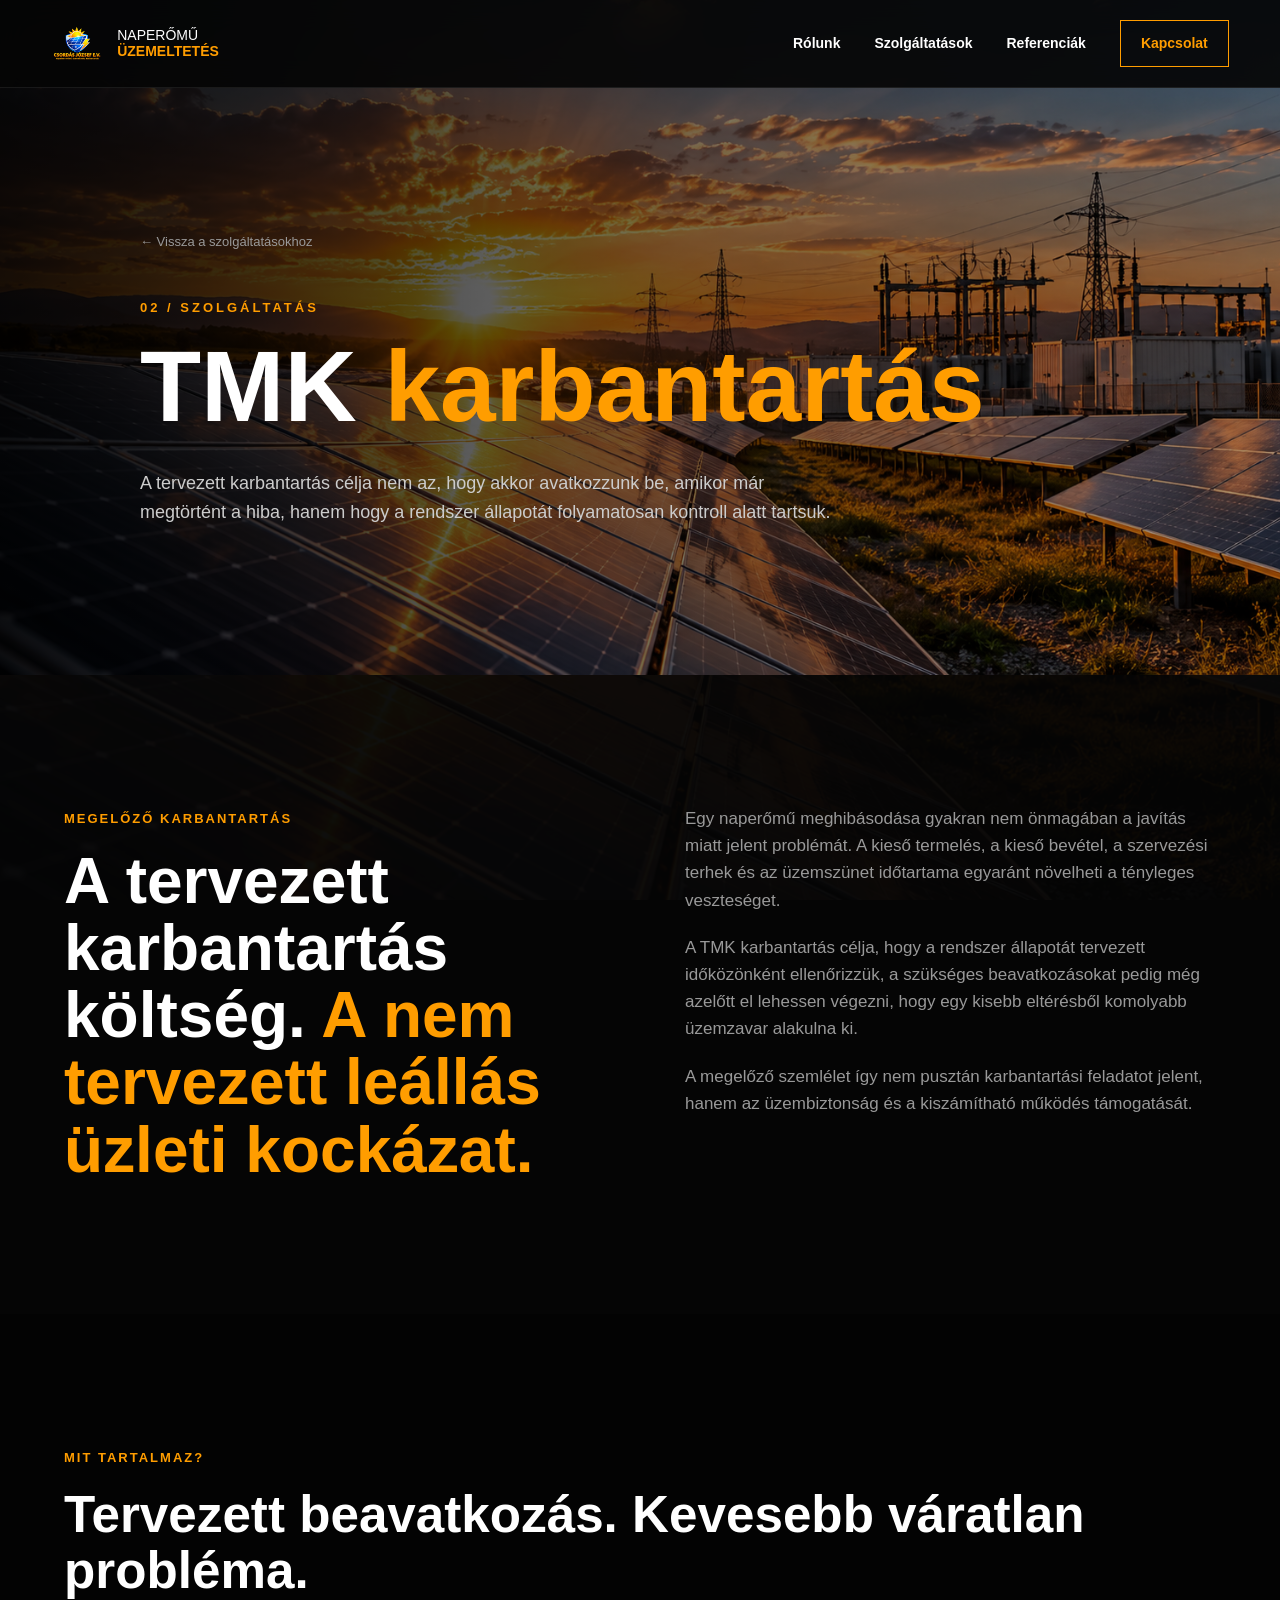
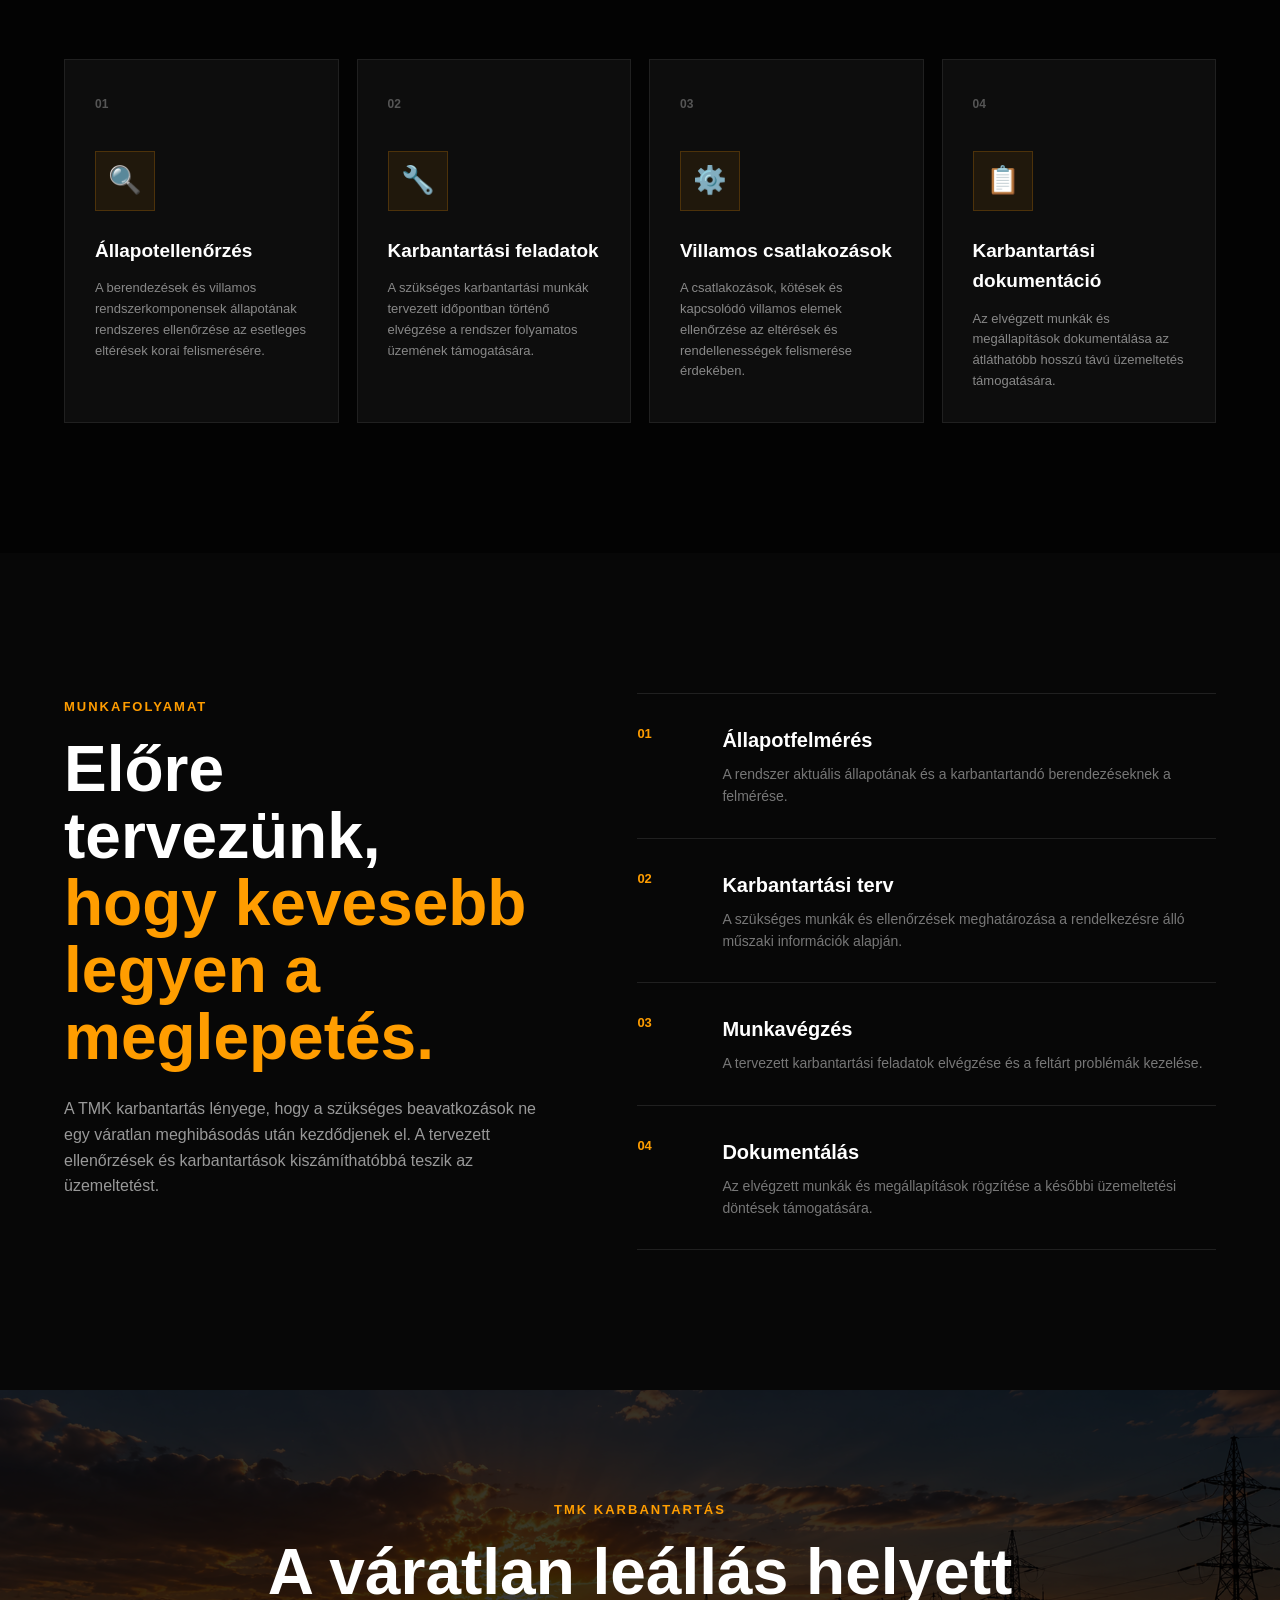
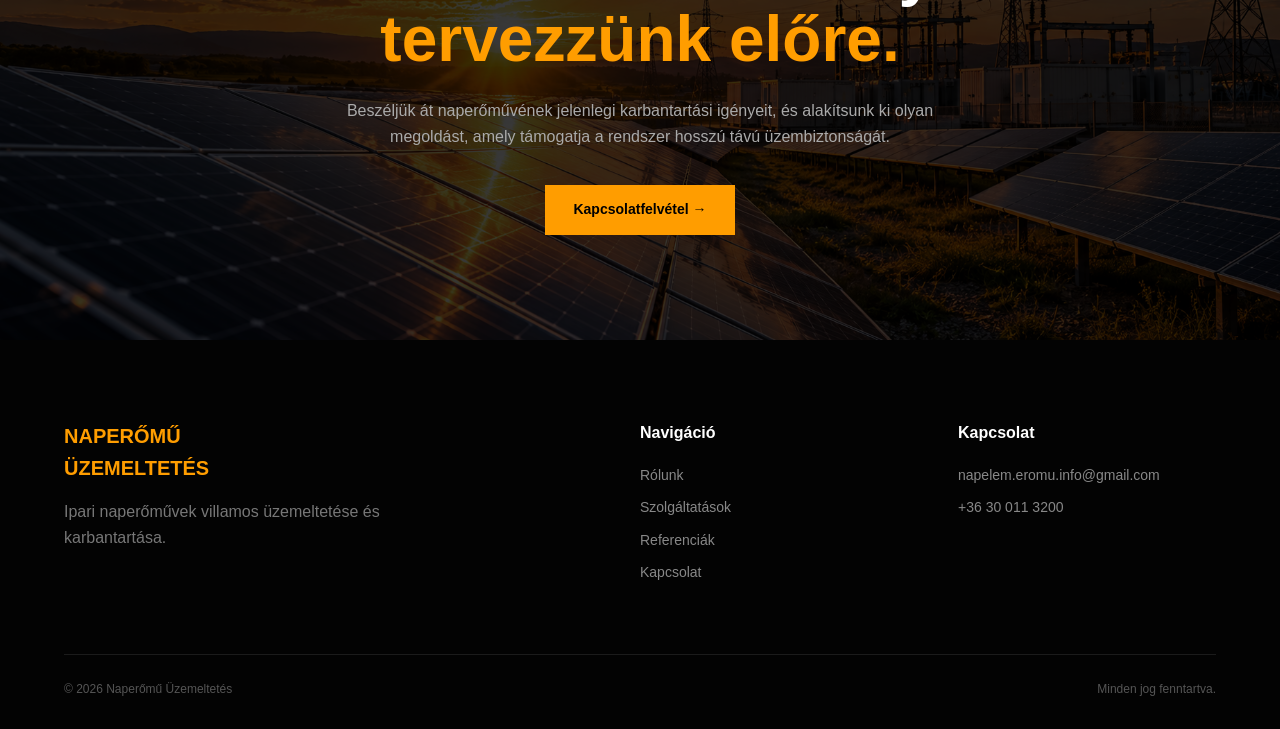
<file: szolgaltatasok/tmk-karbantartas.html>
<!DOCTYPE html>
<html lang="hu">

<head>

    <meta charset="UTF-8">

    <meta
        name="viewport"
        content="width=device-width, initial-scale=1.0"
    >

    <title>
        TMK Karbantartás | Naperőmű Üzemeltetés
    </title>

    <meta
        name="description"
        content="Tervezett megelőző karbantartás ipari naperőművek számára a váratlan hibák és üzemszünetek kockázatának csökkentésére."
    >

    <link rel="stylesheet" href="../style.css">
    <link rel="stylesheet" href="../service.css">

</head>


<body>


    <!-- =========================
         NAVBAR
    ========================== -->

    <header class="navbar">

        <div class="nav-container">

            <a href="../index.html" class="logo">

                <img
                    src="../images/logo.png"
                    alt="Naperőmű Üzemeltetés"
                >

                <div class="logo-text">
                    <span>NAPERŐMŰ</span>
                    <strong>ÜZEMELTETÉS</strong>
                </div>

            </a>


            <nav class="nav-menu">

                <a href="../index.html#rolunk">
                    Rólunk
                </a>

                <a href="../uzemeltetes.html#szolgaltatasok">
                    Szolgáltatások
                </a>

                <a href="../index.html#referenciak">
                    Referenciák
                </a>

                <a
                    href="../index.html#kapcsolat"
                    class="nav-button"
                >
                    Kapcsolat
                </a>

            </nav>


            <button
                class="menu-toggle"
                id="menuToggle"
            >
                ☰
            </button>

        </div>

    </header>



    <main>


        <!-- =========================
             SERVICE HERO
        ========================== -->

        <section class="service-hero">

            <div class="service-hero-overlay"></div>


            <div class="service-hero-content">

                <a
                    href="../index.html#szolgaltatasok"
                    class="back-link"
                >
                    ← Vissza a szolgáltatásokhoz
                </a>


                <span class="service-label">
                    02 / SZOLGÁLTATÁS
                </span>


                <h1>

                    TMK
                    <span>karbantartás</span>

                </h1>


                <p>
                    A tervezett karbantartás célja nem az,
                    hogy akkor avatkozzunk be, amikor már
                    megtörtént a hiba, hanem hogy a rendszer
                    állapotát folyamatosan kontroll alatt tartsuk.
                </p>

            </div>

        </section>



        <!-- =========================
             INTRO
        ========================== -->

        <section class="service-intro">

            <div class="section-container">

                <div class="service-intro-grid">


                    <div>

                        <span class="section-label">
                            MEGELŐZŐ KARBANTARTÁS
                        </span>


                        <h2>

                            A tervezett karbantartás költség.
                            <span>
                                A nem tervezett leállás üzleti kockázat.
                            </span>

                        </h2>

                    </div>


                    <div>

                        <p>
                            Egy naperőmű meghibásodása gyakran nem
                            önmagában a javítás miatt jelent problémát.
                            A kieső termelés, a kieső bevétel,
                            a szervezési terhek és az üzemszünet
                            időtartama egyaránt növelheti a
                            tényleges veszteséget.
                        </p>


                        <p>
                            A TMK karbantartás célja, hogy a rendszer
                            állapotát tervezett időközönként ellenőrizzük,
                            a szükséges beavatkozásokat pedig még azelőtt
                            el lehessen végezni, hogy egy kisebb eltérésből
                            komolyabb üzemzavar alakulna ki.
                        </p>


                        <p>
                            A megelőző szemlélet így nem pusztán
                            karbantartási feladatot jelent, hanem
                            az üzembiztonság és a kiszámítható
                            működés támogatását.
                        </p>

                    </div>

                </div>

            </div>

        </section>



        <!-- =========================
             MIT TARTALMAZ
        ========================== -->

        <section class="service-features">

            <div class="section-container">


                <div class="section-heading">

                    <span class="section-label">
                        MIT TARTALMAZ?
                    </span>


                    <h2>

                        Tervezett beavatkozás.
                        <span>
                            Kevesebb váratlan probléma.
                        </span>

                    </h2>

                </div>



                <div class="feature-grid">


                    <!-- 01 -->

                    <div class="feature-card">

                        <span class="feature-number">
                            01
                        </span>


                        <div class="feature-icon">
                            🔍
                        </div>


                        <h3>
                            Állapotellenőrzés
                        </h3>


                        <p>
                            A berendezések és villamos rendszerkomponensek
                            állapotának rendszeres ellenőrzése az esetleges
                            eltérések korai felismerésére.
                        </p>

                    </div>



                    <!-- 02 -->

                    <div class="feature-card">

                        <span class="feature-number">
                            02
                        </span>


                        <div class="feature-icon">
                            🔧
                        </div>


                        <h3>
                            Karbantartási feladatok
                        </h3>


                        <p>
                            A szükséges karbantartási munkák tervezett
                            időpontban történő elvégzése a rendszer
                            folyamatos üzemének támogatására.
                        </p>

                    </div>



                    <!-- 03 -->

                    <div class="feature-card">

                        <span class="feature-number">
                            03
                        </span>


                        <div class="feature-icon">
                            ⚙️
                        </div>


                        <h3>
                            Villamos csatlakozások
                        </h3>


                        <p>
                            A csatlakozások, kötések és kapcsolódó
                            villamos elemek ellenőrzése az eltérések
                            és rendellenességek felismerése érdekében.
                        </p>

                    </div>



                    <!-- 04 -->

                    <div class="feature-card">

                        <span class="feature-number">
                            04
                        </span>


                        <div class="feature-icon">
                            📋
                        </div>


                        <h3>
                            Karbantartási dokumentáció
                        </h3>


                        <p>
                            Az elvégzett munkák és megállapítások
                            dokumentálása az átláthatóbb hosszú távú
                            üzemeltetés támogatására.
                        </p>

                    </div>


                </div>

            </div>

        </section>



        <!-- =========================
             FOLYAMAT
        ========================== -->

        <section class="service-process">

            <div class="section-container">

                <div class="process-grid">


                    <div>

                        <span class="section-label">
                            MUNKAFOLYAMAT
                        </span>


                        <h2>

                            Előre tervezünk,
                            <span>
                                hogy kevesebb legyen a meglepetés.
                            </span>

                        </h2>


                        <p>
                            A TMK karbantartás lényege, hogy a szükséges
                            beavatkozások ne egy váratlan meghibásodás
                            után kezdődjenek el. A tervezett ellenőrzések
                            és karbantartások kiszámíthatóbbá teszik
                            az üzemeltetést.
                        </p>

                    </div>



                    <div class="process-list">


                        <!-- 01 -->

                        <div class="process-item">

                            <span>
                                01
                            </span>


                            <div>

                                <h3>
                                    Állapotfelmérés
                                </h3>

                                <p>
                                    A rendszer aktuális állapotának
                                    és a karbantartandó berendezéseknek
                                    a felmérése.
                                </p>

                            </div>

                        </div>



                        <!-- 02 -->

                        <div class="process-item">

                            <span>
                                02
                            </span>


                            <div>

                                <h3>
                                    Karbantartási terv
                                </h3>

                                <p>
                                    A szükséges munkák és ellenőrzések
                                    meghatározása a rendelkezésre álló
                                    műszaki információk alapján.
                                </p>

                            </div>

                        </div>



                        <!-- 03 -->

                        <div class="process-item">

                            <span>
                                03
                            </span>


                            <div>

                                <h3>
                                    Munkavégzés
                                </h3>

                                <p>
                                    A tervezett karbantartási feladatok
                                    elvégzése és a feltárt problémák
                                    kezelése.
                                </p>

                            </div>

                        </div>



                        <!-- 04 -->

                        <div class="process-item">

                            <span>
                                04
                            </span>


                            <div>

                                <h3>
                                    Dokumentálás
                                </h3>

                                <p>
                                    Az elvégzett munkák és megállapítások
                                    rögzítése a későbbi üzemeltetési
                                    döntések támogatására.
                                </p>

                            </div>

                        </div>


                    </div>

                </div>

            </div>

        </section>



        <!-- =========================
             CTA
        ========================== -->

        <section class="service-cta">

            <div class="service-cta-overlay"></div>


            <div class="service-cta-content">

                <span class="section-label">
                    TMK KARBANTARTÁS
                </span>


                <h2>

                    A váratlan leállás helyett
                    <span>
                        tervezzünk előre.
                    </span>

                </h2>


                <p>
                    Beszéljük át naperőművének jelenlegi
                    karbantartási igényeit, és alakítsunk ki
                    olyan megoldást, amely támogatja a rendszer
                    hosszú távú üzembiztonságát.
                </p>


                <a
                    href="../index.html#kapcsolat"
                    class="btn btn-primary"
                >
                    Kapcsolatfelvétel →
                </a>

            </div>

        </section>


    </main>



    <!-- =========================
         FOOTER
    ========================== -->

    <footer class="footer">

        <div class="section-container">


            <div class="footer-grid">


                <div>

                    <div class="footer-logo">

                        NAPERŐMŰ<br>
                        ÜZEMELTETÉS

                    </div>


                    <p>
                        Ipari naperőművek villamos
                        üzemeltetése és karbantartása.
                    </p>

                </div>



                <div>

                    <h4>
                        Navigáció
                    </h4>


                    <a href="../index.html#rolunk">
                        Rólunk
                    </a>


                    <a href="../uzemeltetes.html#szolgaltatasok">
                        Szolgáltatások
                    </a>


                    <a href="../index.html#referenciak">
                        Referenciák
                    </a>


                    <a href="../index.html#kapcsolat">
                        Kapcsolat
                    </a>

                </div>



                <div>

                    <h4>
                        Kapcsolat
                    </h4>


                    <a href="mailto:napelem.eromu.info@gmail.com">
                        napelem.eromu.info@gmail.com
                    </a>


                    <a href="tel:+36300113200">
                        +36 30 011 3200
                    </a>

                </div>


            </div>



            <div class="footer-bottom">

                <span>
                    © 2026 Naperőmű Üzemeltetés
                </span>


                <span>
                    Minden jog fenntartva.
                </span>

            </div>


        </div>

    </footer>



    <script src="../script.js"></script>

</body>

</html>
</file>
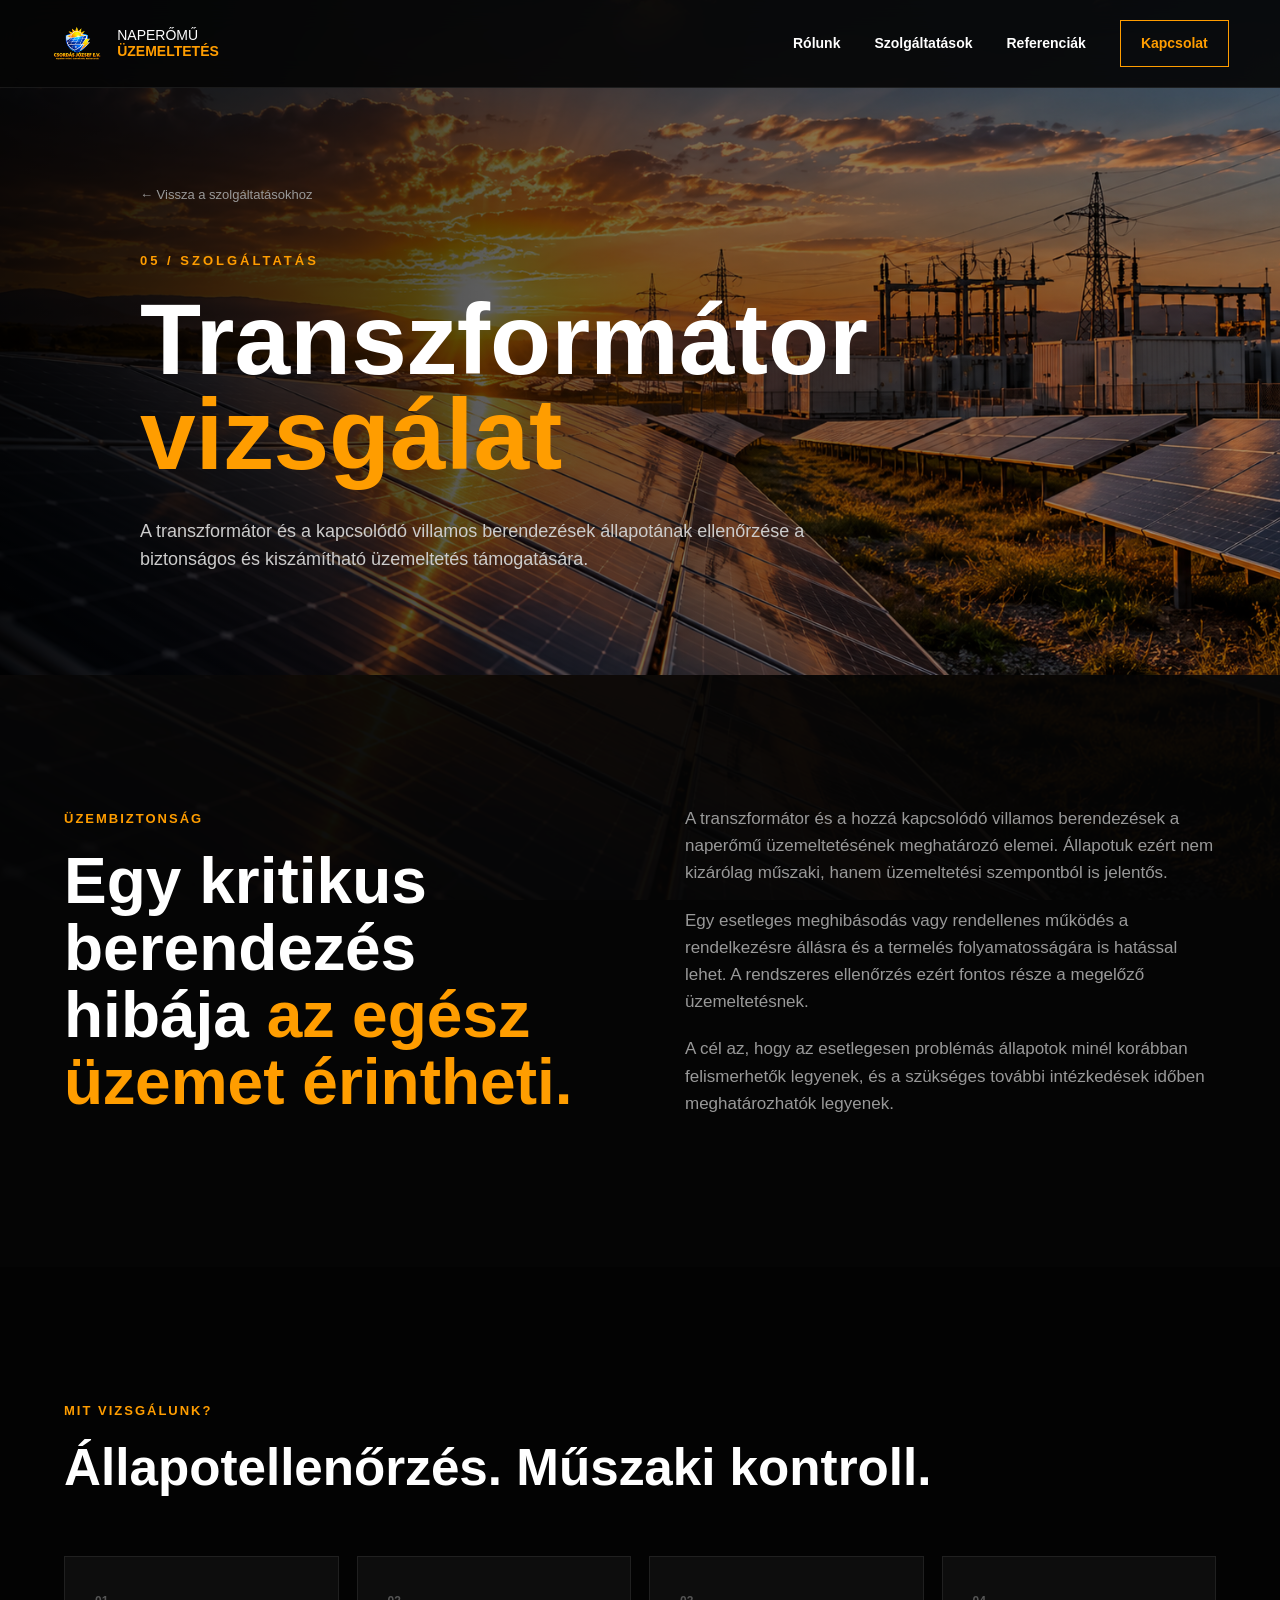
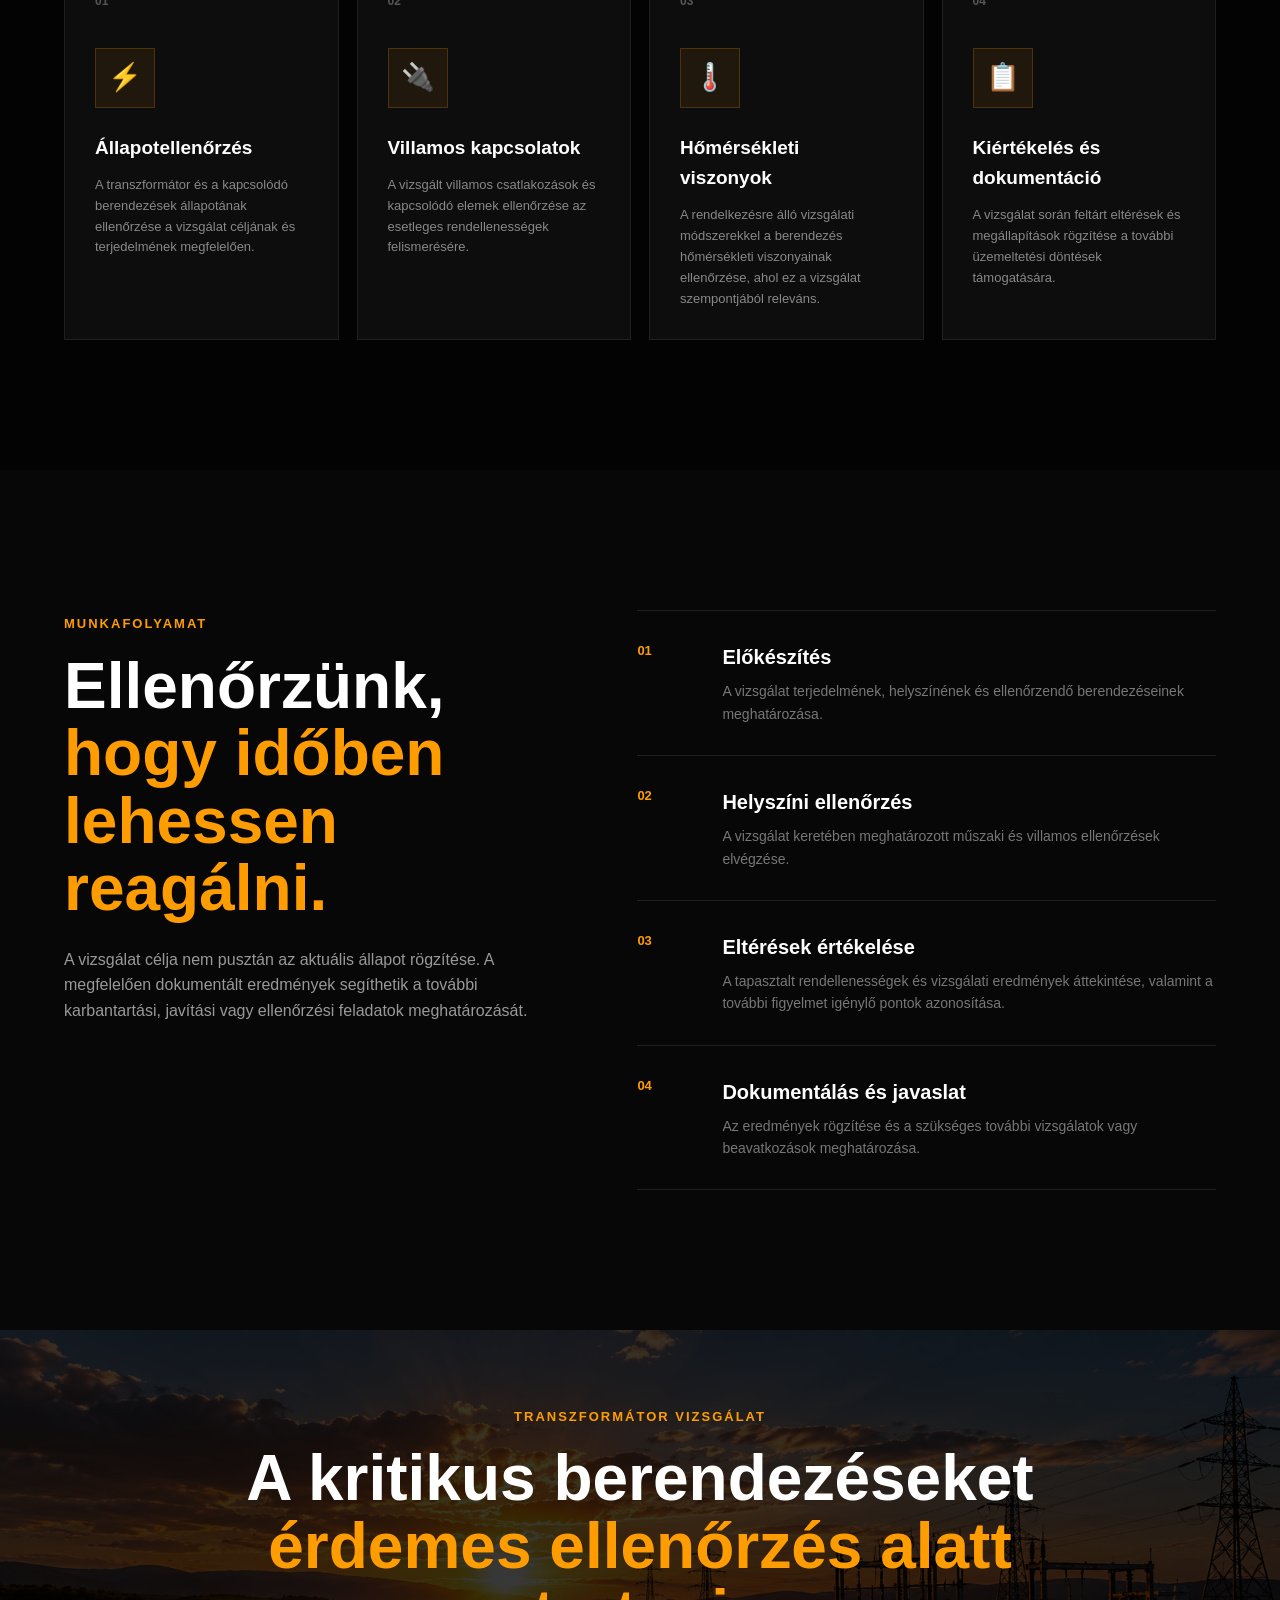
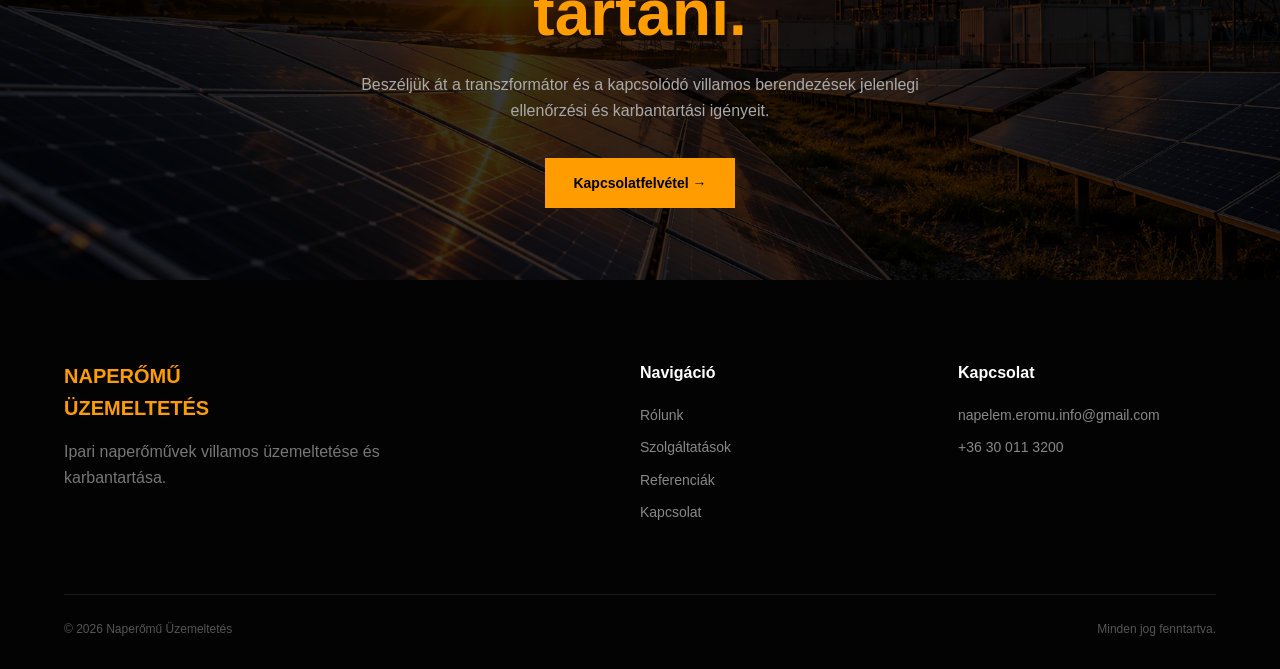
<file: szolgaltatasok/transzformator.html>
<!DOCTYPE html>
<html lang="hu">

<head>

    <meta charset="UTF-8">

    <meta
        name="viewport"
        content="width=device-width, initial-scale=1.0"
    >

    <title>
        Transzformátor vizsgálat | Naperőmű Üzemeltetés
    </title>

    <meta
        name="description"
        content="Transzformátorok és kapcsolódó villamos berendezések állapotának ellenőrzése ipari naperőművekben."
    >

    <link rel="stylesheet" href="../style.css">
    <link rel="stylesheet" href="../service.css">

</head>


<body>


    <!-- =========================
         NAVBAR
    ========================== -->

    <header class="navbar">

        <div class="nav-container">

            <a href="../index.html" class="logo">

                <img
                    src="../images/logo.png"
                    alt="Naperőmű Üzemeltetés"
                >

                <div class="logo-text">
                    <span>NAPERŐMŰ</span>
                    <strong>ÜZEMELTETÉS</strong>
                </div>

            </a>


            <nav class="nav-menu">

                <a href="../index.html#rolunk">
                    Rólunk
                </a>

                <a href="../uzemeltetes.html#szolgaltatasok">
                    Szolgáltatások
                </a>

                <a href="../index.html#referenciak">
                    Referenciák
                </a>

                <a
                    href="../index.html#kapcsolat"
                    class="nav-button"
                >
                    Kapcsolat
                </a>

            </nav>


            <button
                class="menu-toggle"
                id="menuToggle"
            >
                ☰
            </button>

        </div>

    </header>



    <main>


        <!-- =========================
             SERVICE HERO
        ========================== -->

        <section class="service-hero">

            <div class="service-hero-overlay"></div>


            <div class="service-hero-content">

                <a
                    href="../index.html#szolgaltatasok"
                    class="back-link"
                >
                    ← Vissza a szolgáltatásokhoz
                </a>


                <span class="service-label">
                    05 / SZOLGÁLTATÁS
                </span>


                <h1>

                    Transzformátor
                    <span>vizsgálat</span>

                </h1>


                <p>
                    A transzformátor és a kapcsolódó villamos
                    berendezések állapotának ellenőrzése a
                    biztonságos és kiszámítható üzemeltetés
                    támogatására.
                </p>

            </div>

        </section>



        <!-- =========================
             INTRO
        ========================== -->

        <section class="service-intro">

            <div class="section-container">

                <div class="service-intro-grid">


                    <div>

                        <span class="section-label">
                            ÜZEMBIZTONSÁG
                        </span>


                        <h2>

                            Egy kritikus berendezés hibája
                            <span>
                                az egész üzemet érintheti.
                            </span>

                        </h2>

                    </div>


                    <div>

                        <p>
                            A transzformátor és a hozzá kapcsolódó
                            villamos berendezések a naperőmű
                            üzemeltetésének meghatározó elemei.
                            Állapotuk ezért nem kizárólag műszaki,
                            hanem üzemeltetési szempontból is jelentős.
                        </p>


                        <p>
                            Egy esetleges meghibásodás vagy rendellenes
                            működés a rendelkezésre állásra és a
                            termelés folyamatosságára is hatással lehet.
                            A rendszeres ellenőrzés ezért fontos része
                            a megelőző üzemeltetésnek.
                        </p>


                        <p>
                            A cél az, hogy az esetlegesen problémás
                            állapotok minél korábban felismerhetők
                            legyenek, és a szükséges további
                            intézkedések időben meghatározhatók legyenek.
                        </p>

                    </div>

                </div>

            </div>

        </section>



        <!-- =========================
             MIT TARTALMAZ
        ========================== -->

        <section class="service-features">

            <div class="section-container">


                <div class="section-heading">

                    <span class="section-label">
                        MIT VIZSGÁLUNK?
                    </span>


                    <h2>

                        Állapotellenőrzés.
                        <span>
                            Műszaki kontroll.
                        </span>

                    </h2>

                </div>



                <div class="feature-grid">


                    <!-- 01 -->

                    <div class="feature-card">

                        <span class="feature-number">
                            01
                        </span>


                        <div class="feature-icon">
                            ⚡
                        </div>


                        <h3>
                            Állapotellenőrzés
                        </h3>


                        <p>
                            A transzformátor és a kapcsolódó
                            berendezések állapotának ellenőrzése
                            a vizsgálat céljának és terjedelmének
                            megfelelően.
                        </p>

                    </div>



                    <!-- 02 -->

                    <div class="feature-card">

                        <span class="feature-number">
                            02
                        </span>


                        <div class="feature-icon">
                            🔌
                        </div>


                        <h3>
                            Villamos kapcsolatok
                        </h3>


                        <p>
                            A vizsgált villamos csatlakozások és
                            kapcsolódó elemek ellenőrzése az esetleges
                            rendellenességek felismerésére.
                        </p>

                    </div>



                    <!-- 03 -->

                    <div class="feature-card">

                        <span class="feature-number">
                            03
                        </span>


                        <div class="feature-icon">
                            🌡️
                        </div>


                        <h3>
                            Hőmérsékleti viszonyok
                        </h3>


                        <p>
                            A rendelkezésre álló vizsgálati módszerekkel
                            a berendezés hőmérsékleti viszonyainak
                            ellenőrzése, ahol ez a vizsgálat szempontjából
                            releváns.
                        </p>

                    </div>



                    <!-- 04 -->

                    <div class="feature-card">

                        <span class="feature-number">
                            04
                        </span>


                        <div class="feature-icon">
                            📋
                        </div>


                        <h3>
                            Kiértékelés és dokumentáció
                        </h3>


                        <p>
                            A vizsgálat során feltárt eltérések és
                            megállapítások rögzítése a további
                            üzemeltetési döntések támogatására.
                        </p>

                    </div>


                </div>

            </div>

        </section>



        <!-- =========================
             FOLYAMAT
        ========================== -->

        <section class="service-process">

            <div class="section-container">

                <div class="process-grid">


                    <div>

                        <span class="section-label">
                            MUNKAFOLYAMAT
                        </span>


                        <h2>

                            Ellenőrzünk,
                            <span>
                                hogy időben lehessen reagálni.
                            </span>

                        </h2>


                        <p>
                            A vizsgálat célja nem pusztán az aktuális
                            állapot rögzítése. A megfelelően dokumentált
                            eredmények segíthetik a további karbantartási,
                            javítási vagy ellenőrzési feladatok
                            meghatározását.
                        </p>

                    </div>



                    <div class="process-list">


                        <!-- 01 -->

                        <div class="process-item">

                            <span>
                                01
                            </span>


                            <div>

                                <h3>
                                    Előkészítés
                                </h3>

                                <p>
                                    A vizsgálat terjedelmének,
                                    helyszínének és ellenőrzendő
                                    berendezéseinek meghatározása.
                                </p>

                            </div>

                        </div>



                        <!-- 02 -->

                        <div class="process-item">

                            <span>
                                02
                            </span>


                            <div>

                                <h3>
                                    Helyszíni ellenőrzés
                                </h3>

                                <p>
                                    A vizsgálat keretében meghatározott
                                    műszaki és villamos ellenőrzések
                                    elvégzése.
                                </p>

                            </div>

                        </div>



                        <!-- 03 -->

                        <div class="process-item">

                            <span>
                                03
                            </span>


                            <div>

                                <h3>
                                    Eltérések értékelése
                                </h3>

                                <p>
                                    A tapasztalt rendellenességek és
                                    vizsgálati eredmények áttekintése,
                                    valamint a további figyelmet
                                    igénylő pontok azonosítása.
                                </p>

                            </div>

                        </div>



                        <!-- 04 -->

                        <div class="process-item">

                            <span>
                                04
                            </span>


                            <div>

                                <h3>
                                    Dokumentálás és javaslat
                                </h3>

                                <p>
                                    Az eredmények rögzítése és a
                                    szükséges további vizsgálatok
                                    vagy beavatkozások meghatározása.
                                </p>

                            </div>

                        </div>


                    </div>

                </div>

            </div>

        </section>



        <!-- =========================
             CTA
        ========================== -->

        <section class="service-cta">

            <div class="service-cta-overlay"></div>


            <div class="service-cta-content">

                <span class="section-label">
                    TRANSZFORMÁTOR VIZSGÁLAT
                </span>


                <h2>

                    A kritikus berendezéseket
                    <span>
                        érdemes ellenőrzés alatt tartani.
                    </span>

                </h2>


                <p>
                    Beszéljük át a transzformátor és a kapcsolódó
                    villamos berendezések jelenlegi ellenőrzési
                    és karbantartási igényeit.
                </p>


                <a
                    href="../index.html#kapcsolat"
                    class="btn btn-primary"
                >
                    Kapcsolatfelvétel →
                </a>

            </div>

        </section>


    </main>



    <!-- =========================
         FOOTER
    ========================== -->

    <footer class="footer">

        <div class="section-container">


            <div class="footer-grid">


                <div>

                    <div class="footer-logo">

                        NAPERŐMŰ<br>
                        ÜZEMELTETÉS

                    </div>


                    <p>
                        Ipari naperőművek villamos
                        üzemeltetése és karbantartása.
                    </p>

                </div>



                <div>

                    <h4>
                        Navigáció
                    </h4>


                    <a href="../index.html#rolunk">
                        Rólunk
                    </a>


                    <a href="../uzemeltetes.html#szolgaltatasok">
                        Szolgáltatások
                    </a>


                    <a href="../index.html#referenciak">
                        Referenciák
                    </a>


                    <a href="../index.html#kapcsolat">
                        Kapcsolat
                    </a>

                </div>



                <div>

                    <h4>
                        Kapcsolat
                    </h4>


                    <a href="mailto:napelem.eromu.info@gmail.com">
                        napelem.eromu.info@gmail.com
                    </a>


                    <a href="tel:+36300113200">
                        +36 30 011 3200
                    </a>

                </div>


            </div>



            <div class="footer-bottom">

                <span>
                    © 2026 Naperőmű Üzemeltetés
                </span>


                <span>
                    Minden jog fenntartva.
                </span>

            </div>


        </div>

    </footer>



    <script src="../script.js"></script>

</body>

</html>
</file>
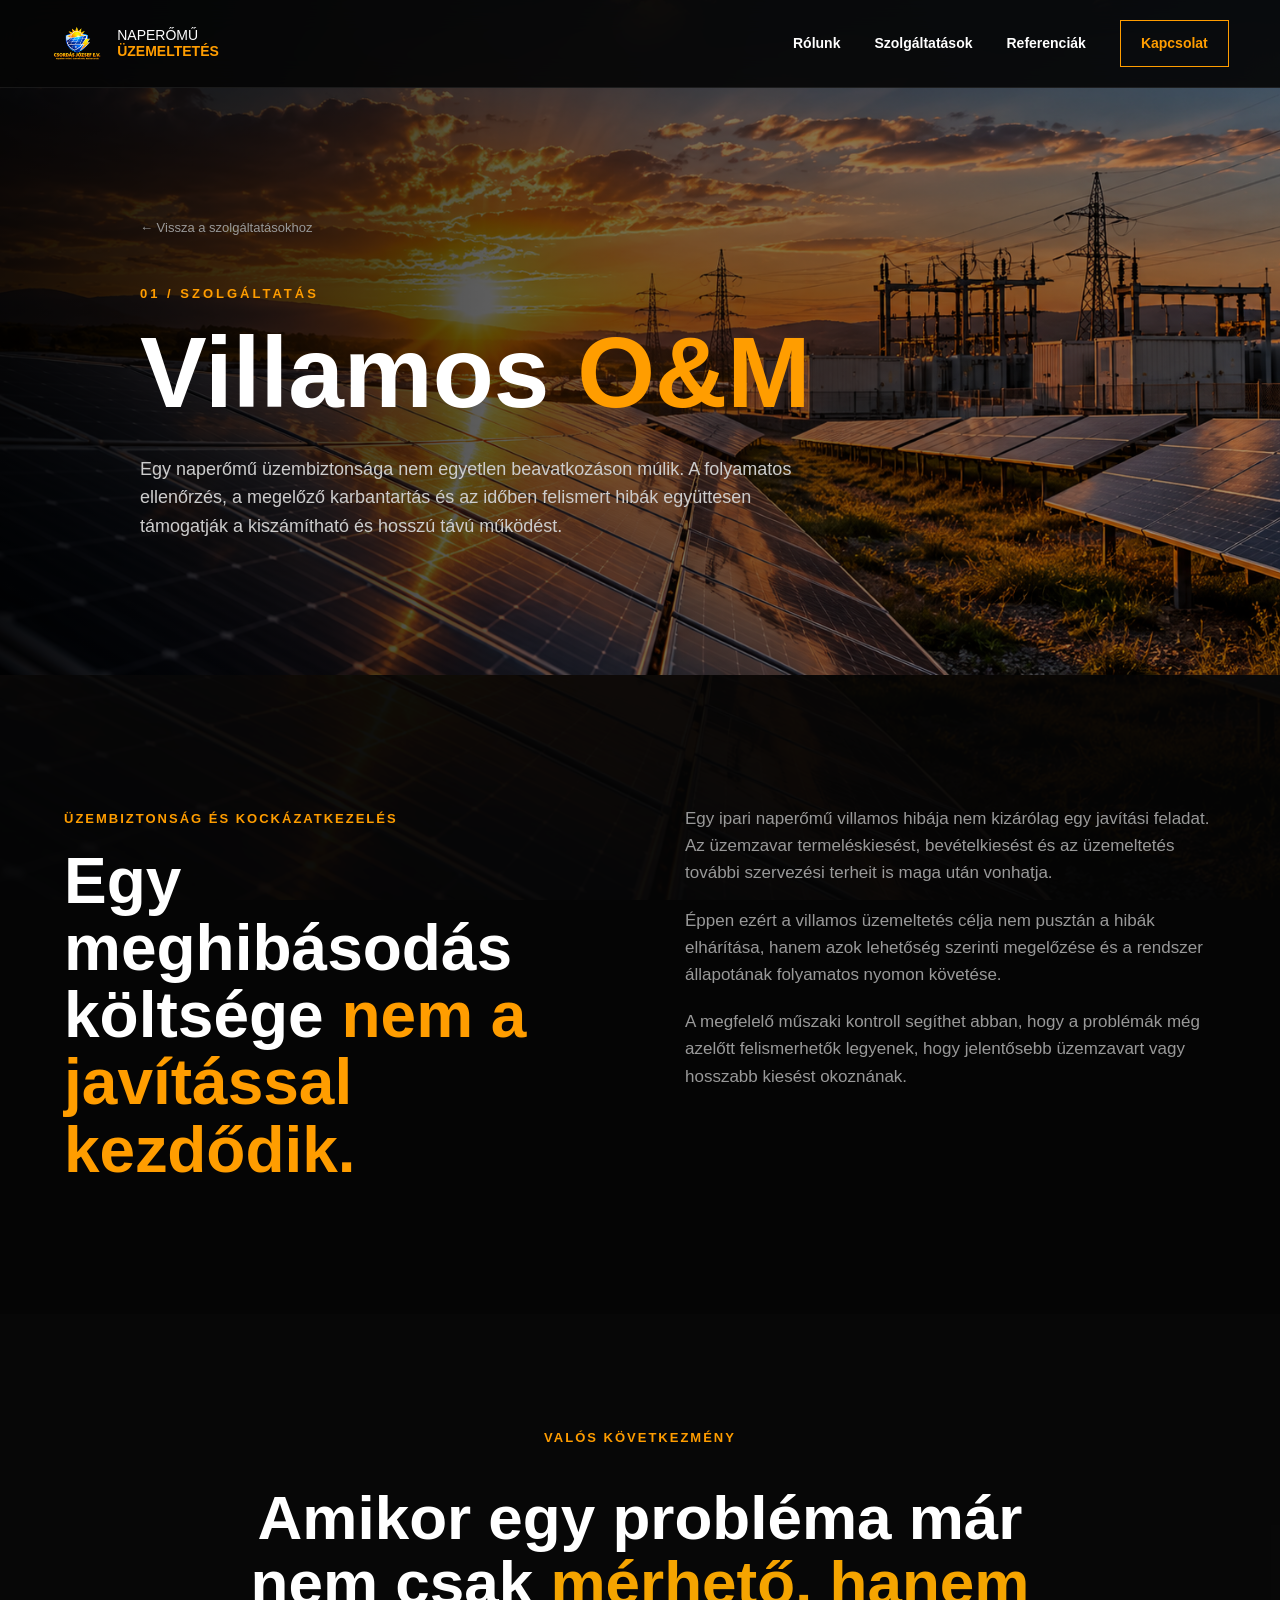
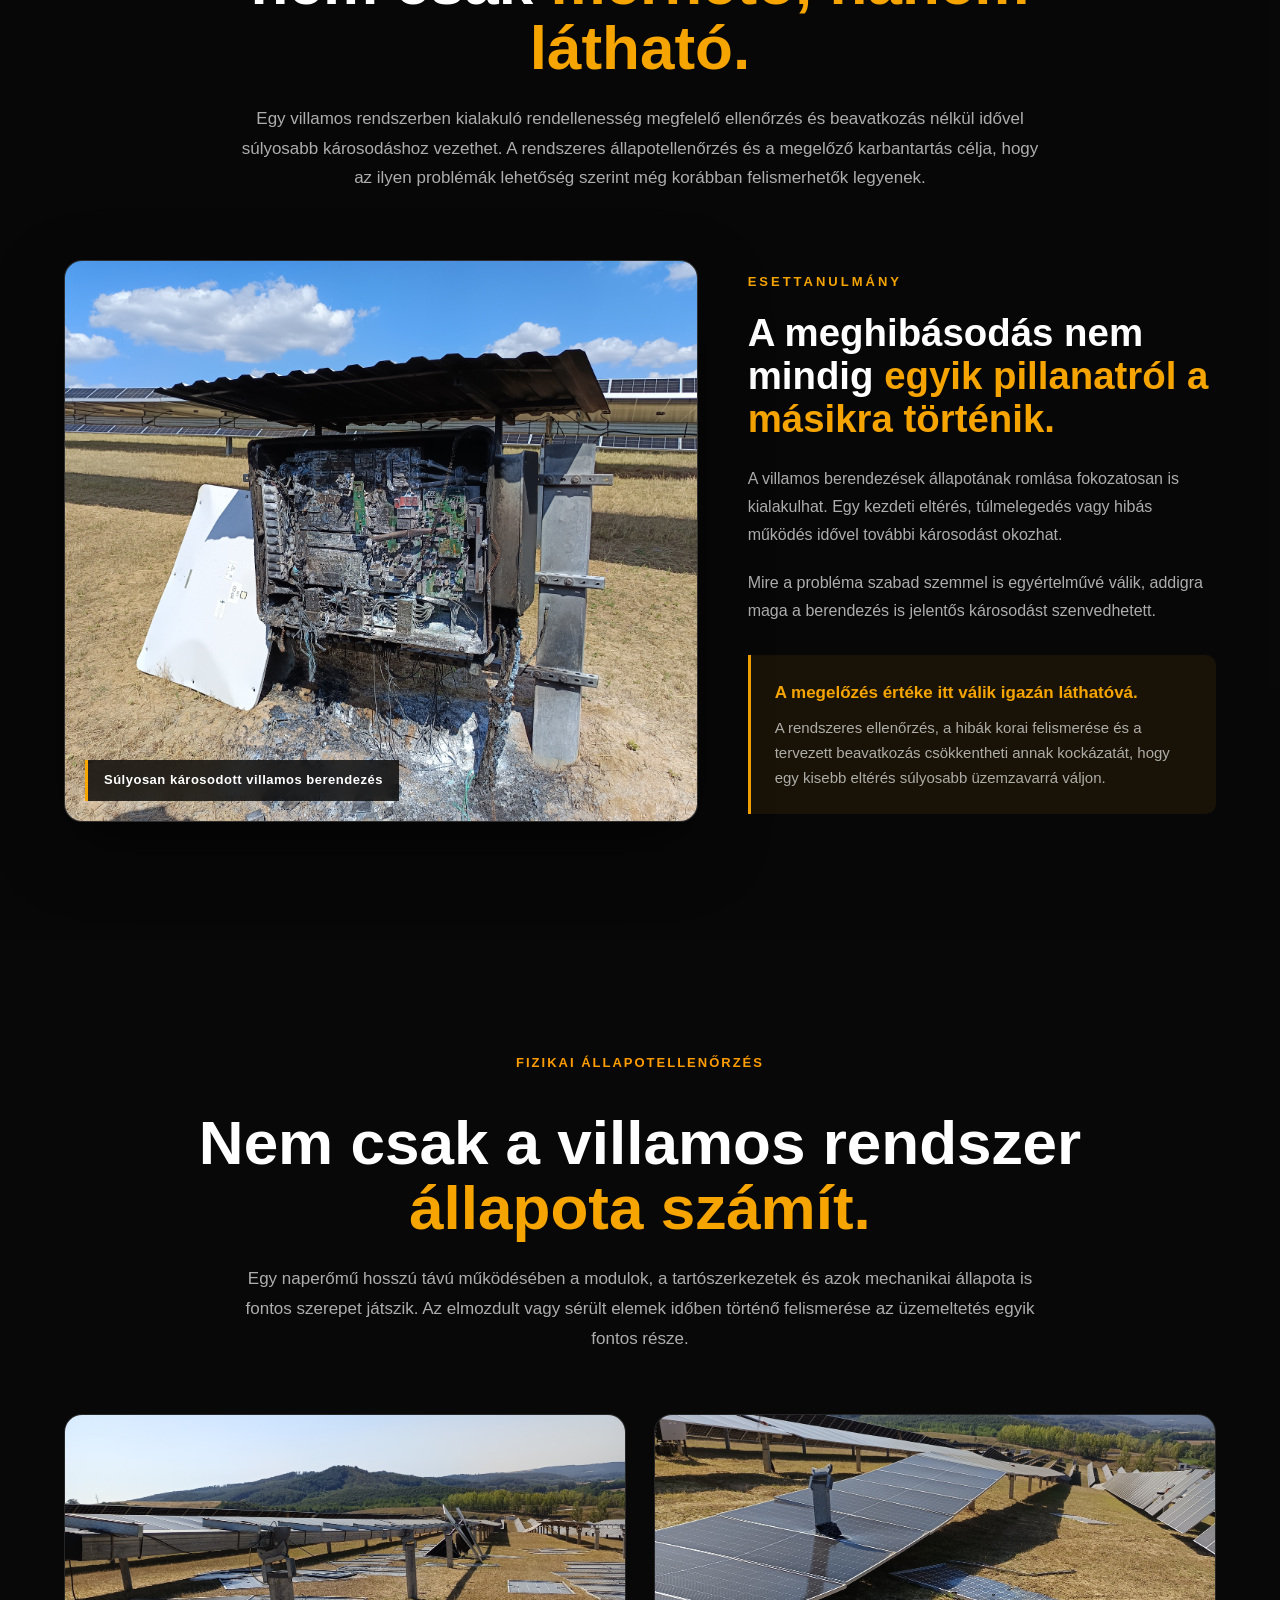
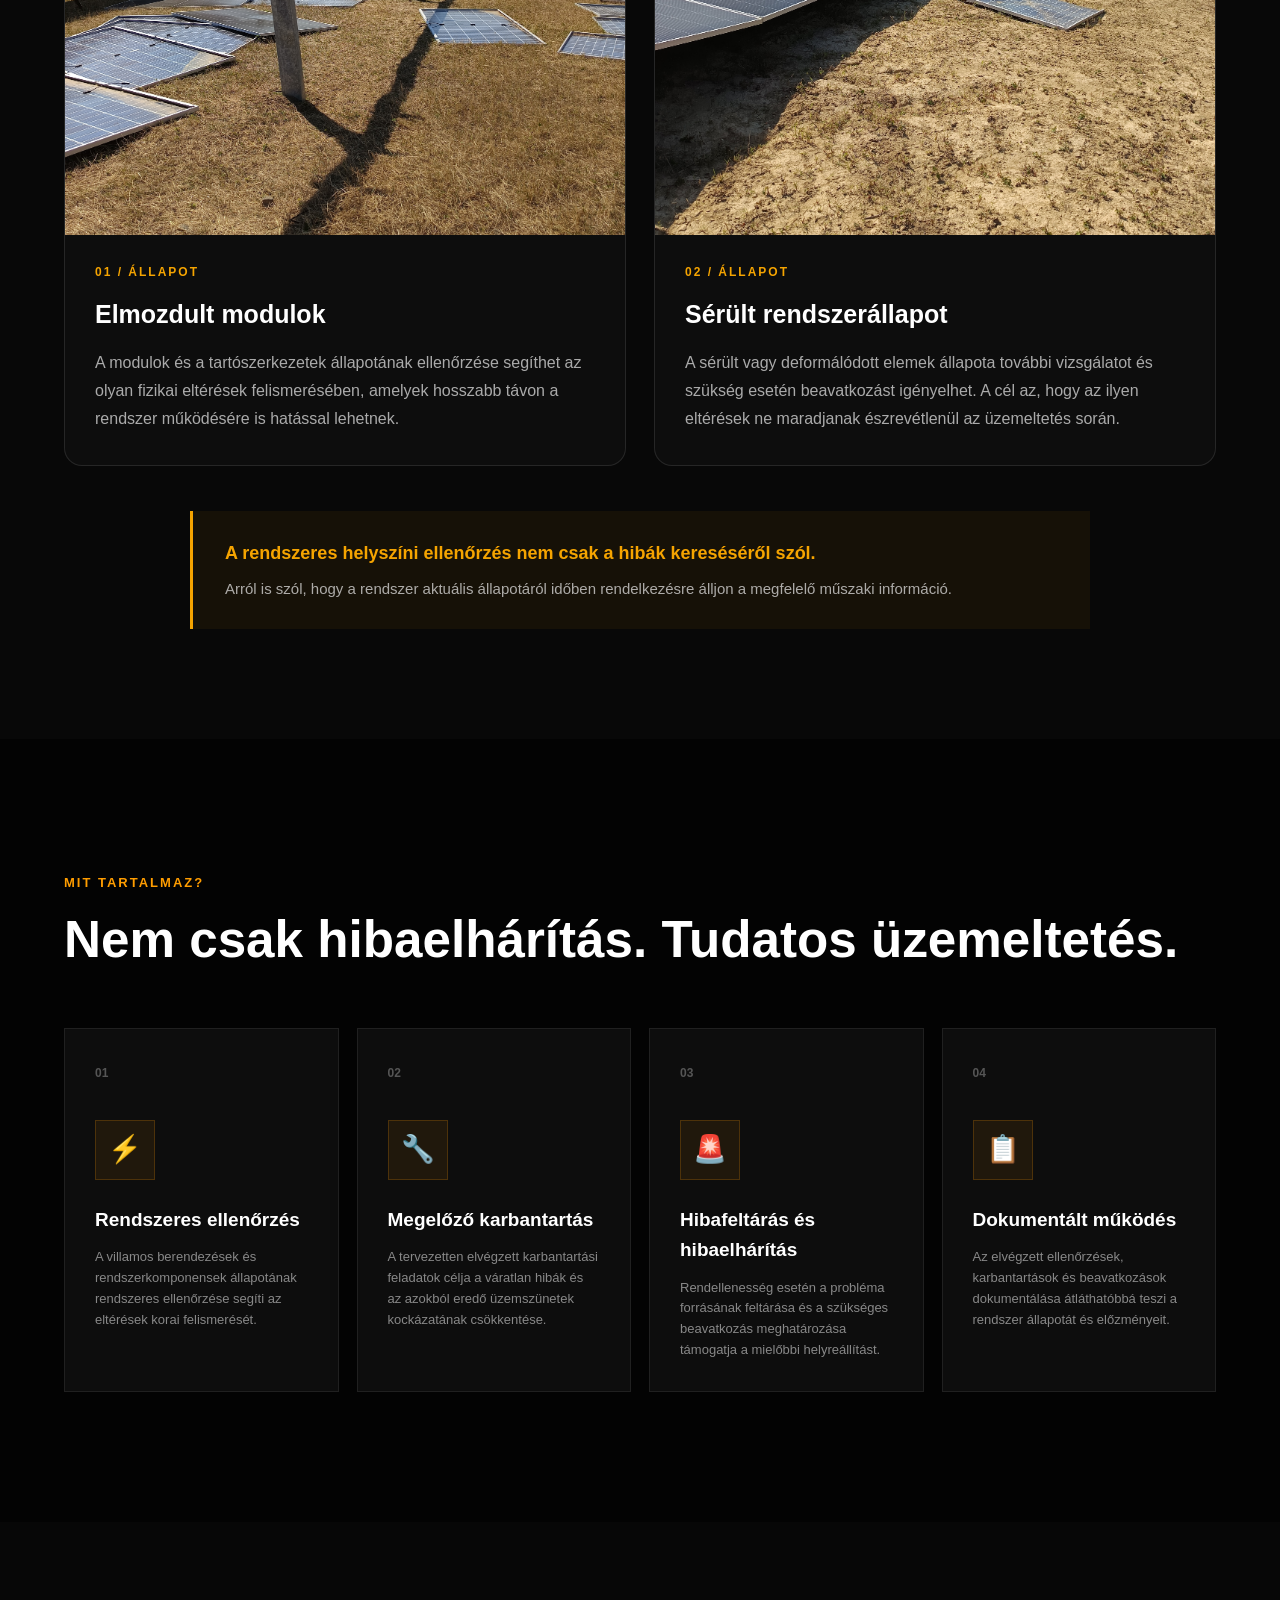
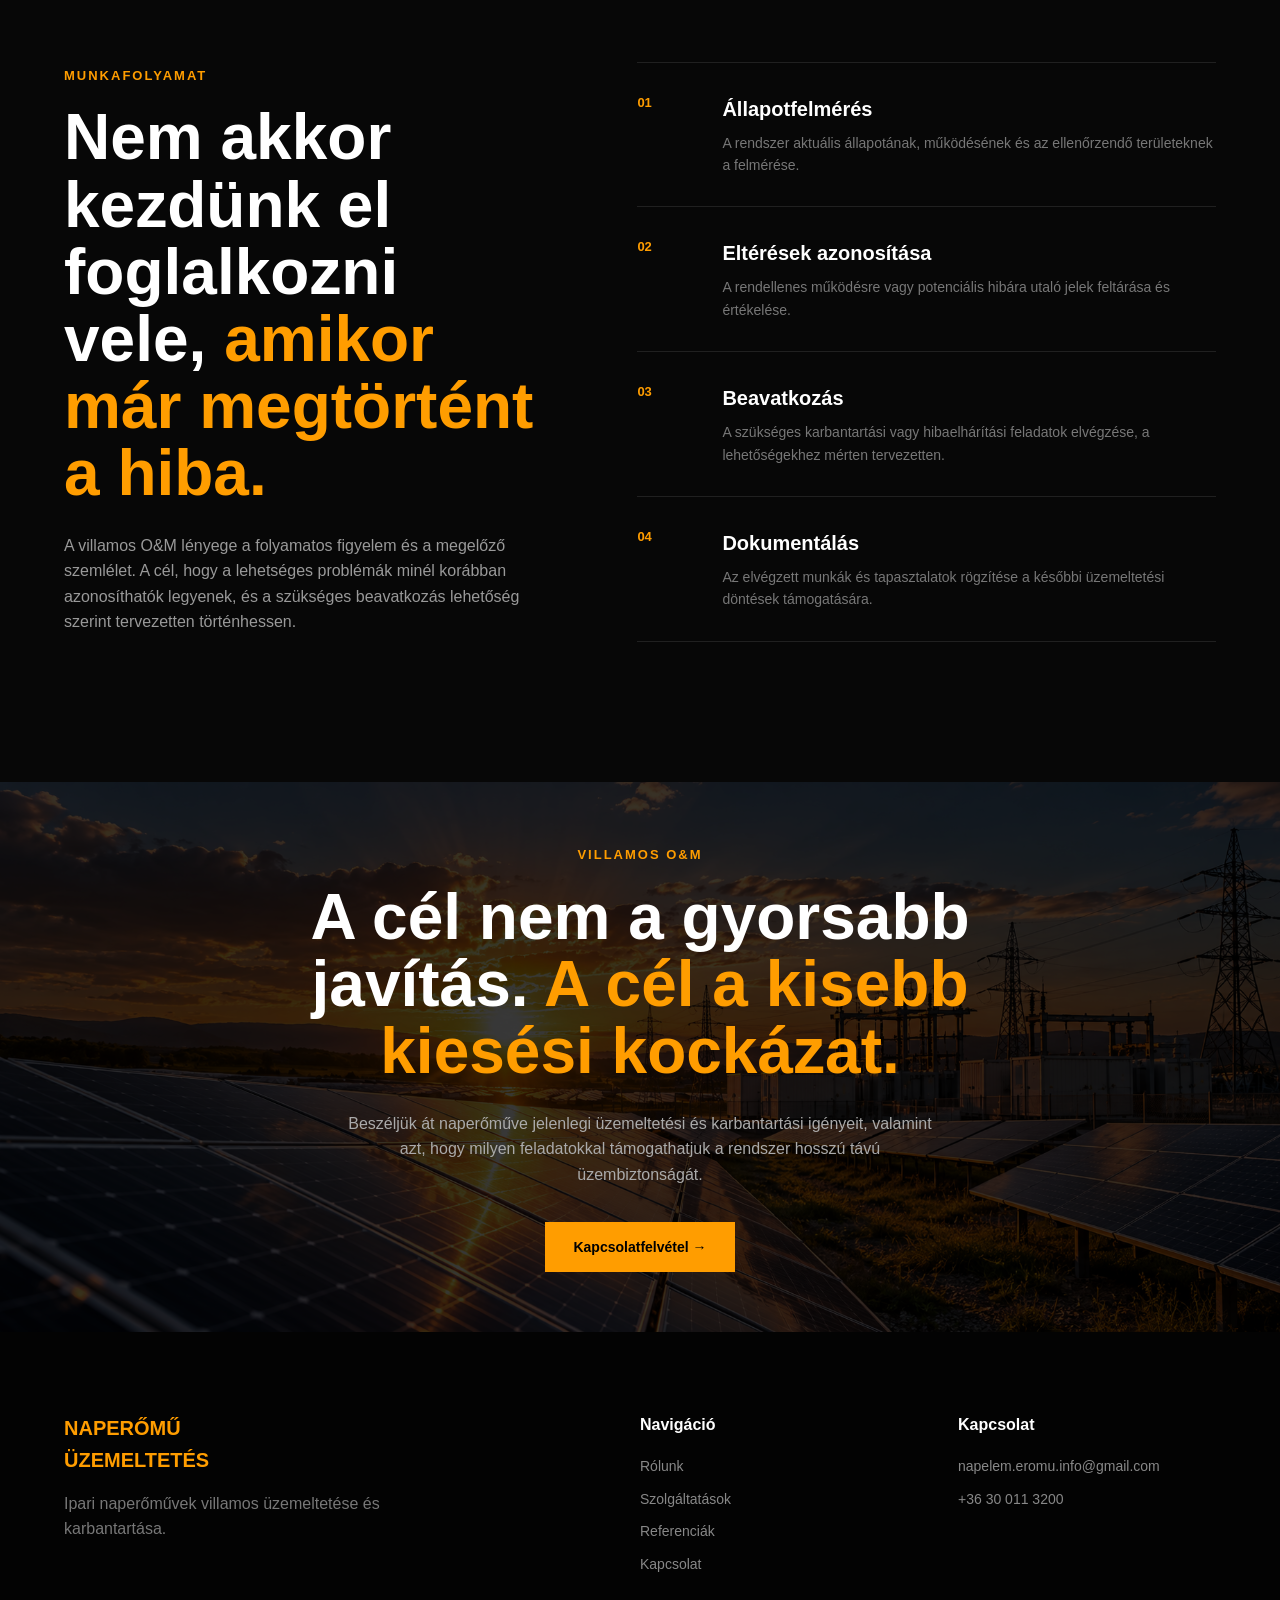
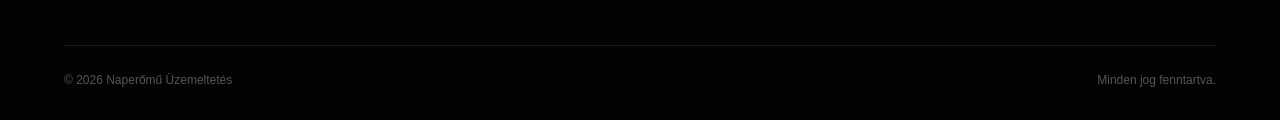
<file: szolgaltatasok/villamos-om.html>
<!DOCTYPE html>
<html lang="hu">

<head>

    <meta charset="UTF-8">

    <meta
        name="viewport"
        content="width=device-width, initial-scale=1.0"
    >

    <title>
        Villamos O&M | Naperőmű Üzemeltetés
    </title>

    <meta
        name="description"
        content="Ipari naperőművek villamos üzemeltetése, megelőző karbantartása, hibafeltárása és üzembiztonságának támogatása."
    >

    <link rel="stylesheet" href="../style.css">
    <link rel="stylesheet" href="../service.css">

</head>


<body>


    <!-- =========================
         NAVBAR
    ========================== -->

    <header class="navbar">

        <div class="nav-container">

            <a href="../index.html" class="logo">

                <img
                    src="../images/logo.png"
                    alt="Naperőmű Üzemeltetés"
                >

                <div class="logo-text">
                    <span>NAPERŐMŰ</span>
                    <strong>ÜZEMELTETÉS</strong>
                </div>

            </a>


            <nav class="nav-menu">

                <a href="../index.html#rolunk">
                    Rólunk
                </a>

                <a href="../uzemeltetes.html#szolgaltatasok">
                    Szolgáltatások
                </a>

                <a href="../index.html#referenciak">
                    Referenciák
                </a>

                <a
                    href="../index.html#kapcsolat"
                    class="nav-button"
                >
                    Kapcsolat
                </a>

            </nav>


            <button
                class="menu-toggle"
                id="menuToggle"
            >
                ☰
            </button>

        </div>

    </header>



    <main>


        <!-- =========================
             SERVICE HERO
        ========================== -->

        <section class="service-hero">

            <div class="service-hero-overlay"></div>


            <div class="service-hero-content">

                <a
                    href="../index.html#szolgaltatasok"
                    class="back-link"
                >
                    ← Vissza a szolgáltatásokhoz
                </a>


                <span class="service-label">
                    01 / SZOLGÁLTATÁS
                </span>


                <h1>
                    Villamos
                    <span>O&M</span>
                </h1>


                <p>
                    Egy naperőmű üzembiztonsága nem egyetlen
                    beavatkozáson múlik. A folyamatos ellenőrzés,
                    a megelőző karbantartás és az időben felismert
                    hibák együttesen támogatják a kiszámítható
                    és hosszú távú működést.
                </p>

            </div>

        </section>



        <!-- =========================
             INTRO
        ========================== -->

        <section class="service-intro">

            <div class="section-container">

                <div class="service-intro-grid">


                    <div>

                        <span class="section-label">
                            ÜZEMBIZTONSÁG ÉS KOCKÁZATKEZELÉS
                        </span>


                        <h2>
                            Egy meghibásodás költsége
                            <span>
                                nem a javítással kezdődik.
                            </span>
                        </h2>

                    </div>


                    <div>

                        <p>
                            Egy ipari naperőmű villamos hibája
                            nem kizárólag egy javítási feladat.
                            Az üzemzavar termeléskiesést,
                            bevételkiesést és az üzemeltetés
                            további szervezési terheit is
                            maga után vonhatja.
                        </p>


                        <p>
                            Éppen ezért a villamos üzemeltetés
                            célja nem pusztán a hibák elhárítása,
                            hanem azok lehetőség szerinti megelőzése
                            és a rendszer állapotának folyamatos
                            nyomon követése.
                        </p>


                        <p>
                            A megfelelő műszaki kontroll segíthet
                            abban, hogy a problémák még azelőtt
                            felismerhetők legyenek, hogy jelentősebb
                            üzemzavart vagy hosszabb kiesést okoznának.
                        </p>

                    </div>

                </div>

            </div>

        </section>



        <!-- =========================
             VALÓS ESET 01
        ========================== -->

        <section class="om-case-study">

            <div class="section-container">

                <div class="om-case-header">

                    <span class="section-label">
                        VALÓS KÖVETKEZMÉNY
                    </span>

                    <h2>
                        Amikor egy probléma már nem csak
                        <span>mérhető, hanem látható.</span>
                    </h2>

                    <p>
                        Egy villamos rendszerben kialakuló rendellenesség
                        megfelelő ellenőrzés és beavatkozás nélkül idővel
                        súlyosabb károsodáshoz vezethet. A rendszeres
                        állapotellenőrzés és a megelőző karbantartás célja,
                        hogy az ilyen problémák lehetőség szerint még
                        korábban felismerhetők legyenek.
                    </p>

                </div>


                <div class="om-case-grid">


                    <div class="om-case-image">

                        <img
                            src="../images/om-karosodas.jpg"
                            alt="Súlyosan károsodott villamos berendezés naperőműben"
                        >

                        <div class="om-case-image-label">
                            Súlyosan károsodott villamos berendezés
                        </div>

                    </div>


                    <div class="om-case-content">

                        <span class="om-case-number">
                            ESETTANULMÁNY
                        </span>

                        <h3>
                            A meghibásodás nem mindig
                            <span>egyik pillanatról a másikra történik.</span>
                        </h3>

                        <p>
                            A villamos berendezések állapotának romlása
                            fokozatosan is kialakulhat. Egy kezdeti eltérés,
                            túlmelegedés vagy hibás működés idővel további
                            károsodást okozhat.
                        </p>

                        <p>
                            Mire a probléma szabad szemmel is egyértelművé
                            válik, addigra maga a berendezés is jelentős
                            károsodást szenvedhetett.
                        </p>


                        <div class="om-case-warning">

                            <strong>
                                A megelőzés értéke itt válik igazán láthatóvá.
                            </strong>

                            <span>
                                A rendszeres ellenőrzés, a hibák korai
                                felismerése és a tervezett beavatkozás
                                csökkentheti annak kockázatát, hogy egy
                                kisebb eltérés súlyosabb üzemzavarrá váljon.
                            </span>

                        </div>

                    </div>

                </div>

            </div>

        </section>



        <!-- =========================
             VALÓS ESET 02
        ========================== -->

        <section class="om-panels-section">

            <div class="section-container">

                <div class="om-panels-header">

                    <span class="section-label">
                        FIZIKAI ÁLLAPOTELLENŐRZÉS
                    </span>

                    <h2>
                        Nem csak a villamos rendszer
                        <span>állapota számít.</span>
                    </h2>

                    <p>
                        Egy naperőmű hosszú távú működésében a modulok,
                        a tartószerkezetek és azok mechanikai állapota
                        is fontos szerepet játszik. Az elmozdult vagy
                        sérült elemek időben történő felismerése az
                        üzemeltetés egyik fontos része.
                    </p>

                </div>


                <div class="om-panels-grid">


                    <!-- KÉP 01 -->

                    <div class="om-panel-card">

                        <div class="om-panel-image">

                            <img
                                src="../images/om-modulok-1.jpg"
                                alt="Elmozdult és sérült napelem modulok"
                            >

                        </div>

                        <div class="om-panel-content">

                            <span>
                                01 / ÁLLAPOT
                            </span>

                            <h3>
                                Elmozdult modulok
                            </h3>

                            <p>
                                A modulok és a tartószerkezetek állapotának
                                ellenőrzése segíthet az olyan fizikai
                                eltérések felismerésében, amelyek hosszabb
                                távon a rendszer működésére is hatással
                                lehetnek.
                            </p>

                        </div>

                    </div>



                    <!-- KÉP 02 -->

                    <div class="om-panel-card">

                        <div class="om-panel-image">

                            <img
                                src="../images/om-modulok-2.jpg"
                                alt="Sérült napelem modulok és tartószerkezet"
                            >

                        </div>

                        <div class="om-panel-content">

                            <span>
                                02 / ÁLLAPOT
                            </span>

                            <h3>
                                Sérült rendszerállapot
                            </h3>

                            <p>
                                A sérült vagy deformálódott elemek állapota
                                további vizsgálatot és szükség esetén
                                beavatkozást igényelhet. A cél az, hogy
                                az ilyen eltérések ne maradjanak
                                észrevétlenül az üzemeltetés során.
                            </p>

                        </div>

                    </div>


                </div>


                <div class="om-panels-bottom">

                    <strong>
                        A rendszeres helyszíni ellenőrzés nem csak a hibák
                        kereséséről szól.
                    </strong>

                    <span>
                        Arról is szól, hogy a rendszer aktuális állapotáról
                        időben rendelkezésre álljon a megfelelő műszaki
                        információ.
                    </span>

                </div>

            </div>

        </section>



        <!-- =========================
             MIT TARTALMAZ
        ========================== -->

        <section class="service-features">

            <div class="section-container">


                <div class="section-heading">

                    <span class="section-label">
                        MIT TARTALMAZ?
                    </span>


                    <h2>
                        Nem csak hibaelhárítás.
                        <span>
                            Tudatos üzemeltetés.
                        </span>
                    </h2>

                </div>



                <div class="feature-grid">


                    <!-- 01 -->

                    <div class="feature-card">

                        <span class="feature-number">
                            01
                        </span>


                        <div class="feature-icon">
                            ⚡
                        </div>


                        <h3>
                            Rendszeres ellenőrzés
                        </h3>


                        <p>
                            A villamos berendezések és
                            rendszerkomponensek állapotának
                            rendszeres ellenőrzése segíti
                            az eltérések korai felismerését.
                        </p>

                    </div>



                    <!-- 02 -->

                    <div class="feature-card">

                        <span class="feature-number">
                            02
                        </span>


                        <div class="feature-icon">
                            🔧
                        </div>


                        <h3>
                            Megelőző karbantartás
                        </h3>


                        <p>
                            A tervezetten elvégzett karbantartási
                            feladatok célja a váratlan hibák és
                            az azokból eredő üzemszünetek
                            kockázatának csökkentése.
                        </p>

                    </div>



                    <!-- 03 -->

                    <div class="feature-card">

                        <span class="feature-number">
                            03
                        </span>


                        <div class="feature-icon">
                            🚨
                        </div>


                        <h3>
                            Hibafeltárás és hibaelhárítás
                        </h3>


                        <p>
                            Rendellenesség esetén a probléma
                            forrásának feltárása és a szükséges
                            beavatkozás meghatározása támogatja
                            a mielőbbi helyreállítást.
                        </p>

                    </div>



                    <!-- 04 -->

                    <div class="feature-card">

                        <span class="feature-number">
                            04
                        </span>


                        <div class="feature-icon">
                            📋
                        </div>


                        <h3>
                            Dokumentált működés
                        </h3>


                        <p>
                            Az elvégzett ellenőrzések,
                            karbantartások és beavatkozások
                            dokumentálása átláthatóbbá teszi
                            a rendszer állapotát és előzményeit.
                        </p>

                    </div>


                </div>

            </div>

        </section>



        <!-- =========================
             FOLYAMAT
        ========================== -->

        <section class="service-process">

            <div class="section-container">

                <div class="process-grid">


                    <div>

                        <span class="section-label">
                            MUNKAFOLYAMAT
                        </span>


                        <h2>
                            Nem akkor kezdünk el
                            foglalkozni vele,
                            <span>
                                amikor már megtörtént a hiba.
                            </span>
                        </h2>


                        <p>
                            A villamos O&M lényege a folyamatos
                            figyelem és a megelőző szemlélet.
                            A cél, hogy a lehetséges problémák
                            minél korábban azonosíthatók legyenek,
                            és a szükséges beavatkozás lehetőség
                            szerint tervezetten történhessen.
                        </p>

                    </div>



                    <div class="process-list">


                        <!-- 01 -->

                        <div class="process-item">

                            <span>
                                01
                            </span>


                            <div>

                                <h3>
                                    Állapotfelmérés
                                </h3>

                                <p>
                                    A rendszer aktuális állapotának,
                                    működésének és az ellenőrzendő
                                    területeknek a felmérése.
                                </p>

                            </div>

                        </div>



                        <!-- 02 -->

                        <div class="process-item">

                            <span>
                                02
                            </span>


                            <div>

                                <h3>
                                    Eltérések azonosítása
                                </h3>

                                <p>
                                    A rendellenes működésre vagy
                                    potenciális hibára utaló jelek
                                    feltárása és értékelése.
                                </p>

                            </div>

                        </div>



                        <!-- 03 -->

                        <div class="process-item">

                            <span>
                                03
                            </span>


                            <div>

                                <h3>
                                    Beavatkozás
                                </h3>

                                <p>
                                    A szükséges karbantartási vagy
                                    hibaelhárítási feladatok elvégzése,
                                    a lehetőségekhez mérten tervezetten.
                                </p>

                            </div>

                        </div>



                        <!-- 04 -->

                        <div class="process-item">

                            <span>
                                04
                            </span>


                            <div>

                                <h3>
                                    Dokumentálás
                                </h3>

                                <p>
                                    Az elvégzett munkák és tapasztalatok
                                    rögzítése a későbbi üzemeltetési
                                    döntések támogatására.
                                </p>

                            </div>

                        </div>


                    </div>

                </div>

            </div>

        </section>



        <!-- =========================
             CTA
        ========================== -->

        <section class="service-cta">

            <div class="service-cta-overlay"></div>


            <div class="service-cta-content">

                <span class="section-label">
                    VILLAMOS O&M
                </span>


                <h2>
                    A cél nem a gyorsabb javítás.
                    <span>
                        A cél a kisebb kiesési kockázat.
                    </span>
                </h2>


                <p>
                    Beszéljük át naperőműve jelenlegi
                    üzemeltetési és karbantartási igényeit,
                    valamint azt, hogy milyen feladatokkal
                    támogathatjuk a rendszer hosszú távú
                    üzembiztonságát.
                </p>


                <a
                    href="../index.html#kapcsolat"
                    class="btn btn-primary"
                >
                    Kapcsolatfelvétel →
                </a>

            </div>

        </section>


    </main>



    <!-- =========================
         FOOTER
    ========================== -->

    <footer class="footer">

        <div class="section-container">


            <div class="footer-grid">


                <div>

                    <div class="footer-logo">
                        NAPERŐMŰ<br>
                        ÜZEMELTETÉS
                    </div>


                    <p>
                        Ipari naperőművek villamos
                        üzemeltetése és karbantartása.
                    </p>

                </div>



                <div>

                    <h4>
                        Navigáció
                    </h4>


                    <a href="../index.html#rolunk">
                        Rólunk
                    </a>


                    <a href="../uzemeltetes.html#szolgaltatasok">
                        Szolgáltatások
                    </a>


                    <a href="../index.html#referenciak">
                        Referenciák
                    </a>


                    <a href="../index.html#kapcsolat">
                        Kapcsolat
                    </a>

                </div>



                <div>

                    <h4>
                        Kapcsolat
                    </h4>


                    <a href="mailto:napelem.eromu.info@gmail.com">
                        napelem.eromu.info@gmail.com
                    </a>


                    <a href="tel:+36300113200">
                        +36 30 011 3200
                    </a>

                </div>


            </div>



            <div class="footer-bottom">

                <span>
                    © 2026 Naperőmű Üzemeltetés
                </span>


                <span>
                    Minden jog fenntartva.
                </span>

            </div>


        </div>

    </footer>



    <script src="../script.js"></script>

</body>

</html>
</file>
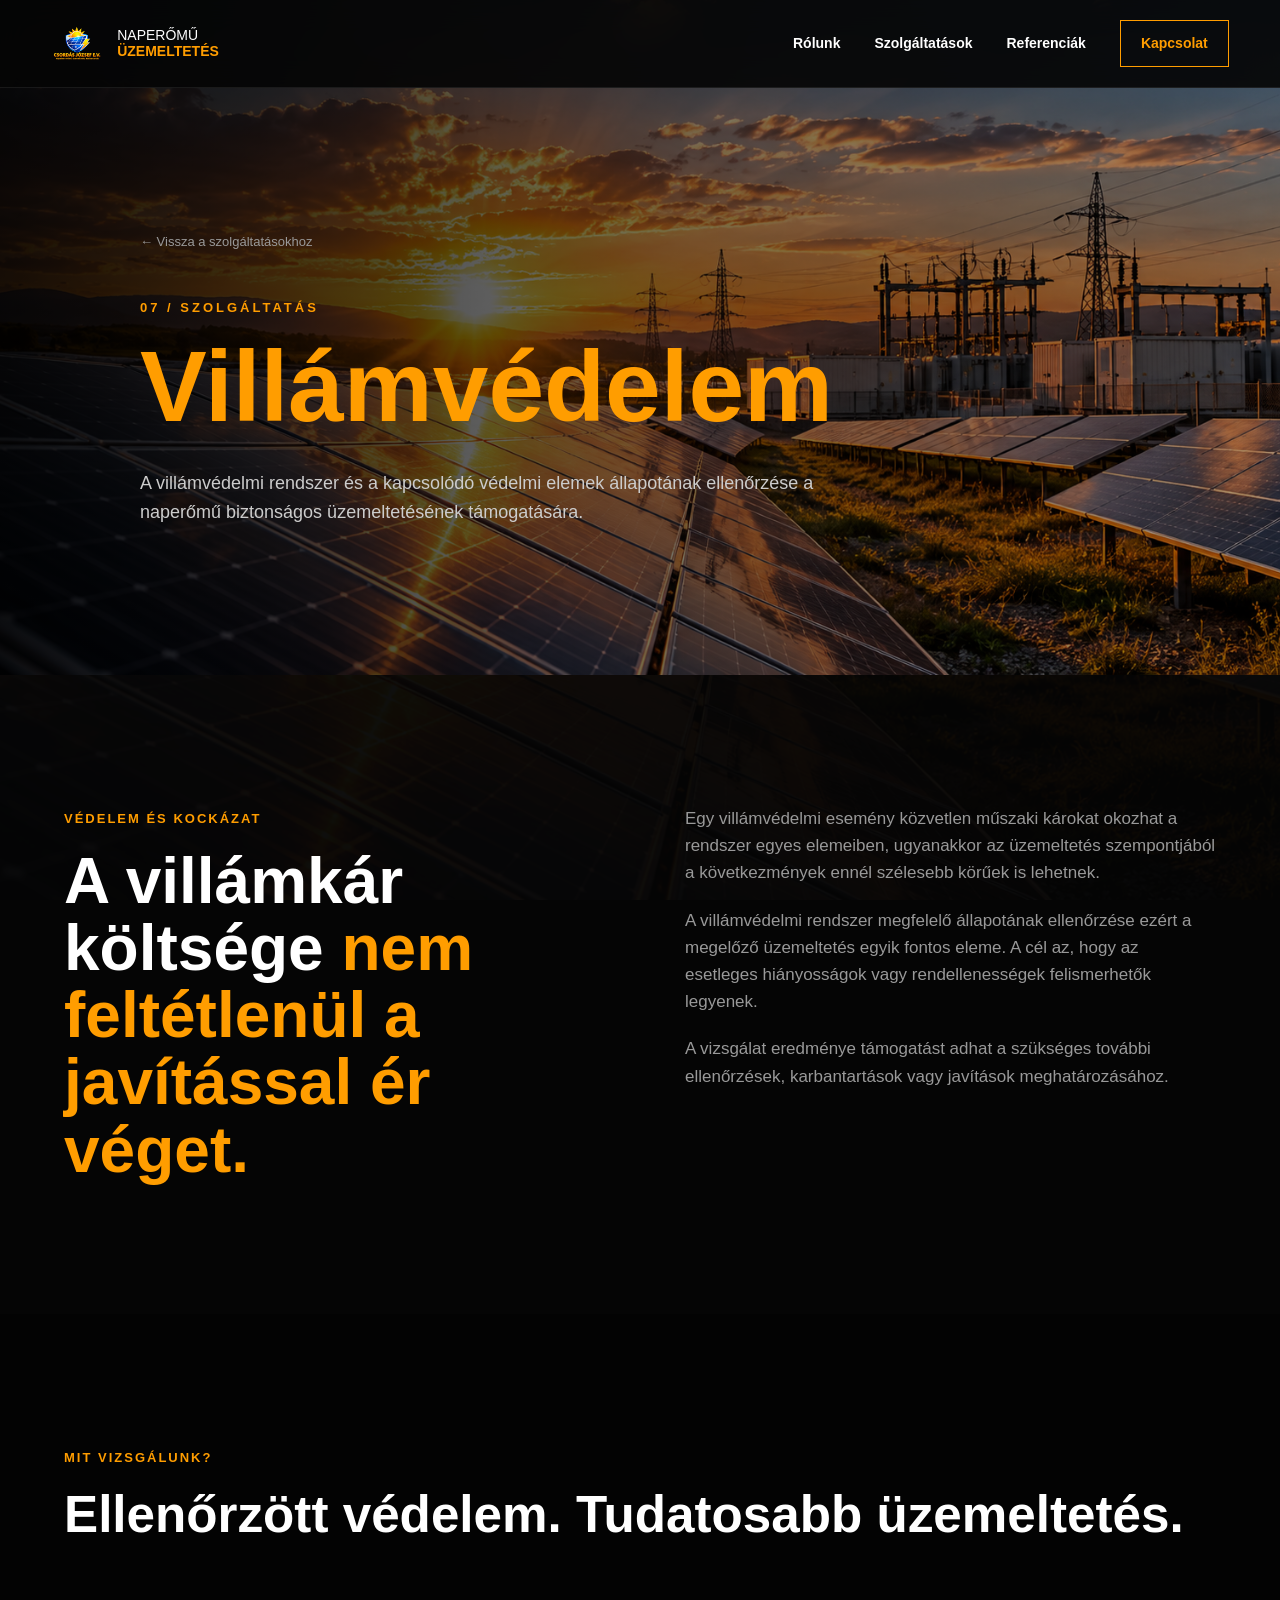
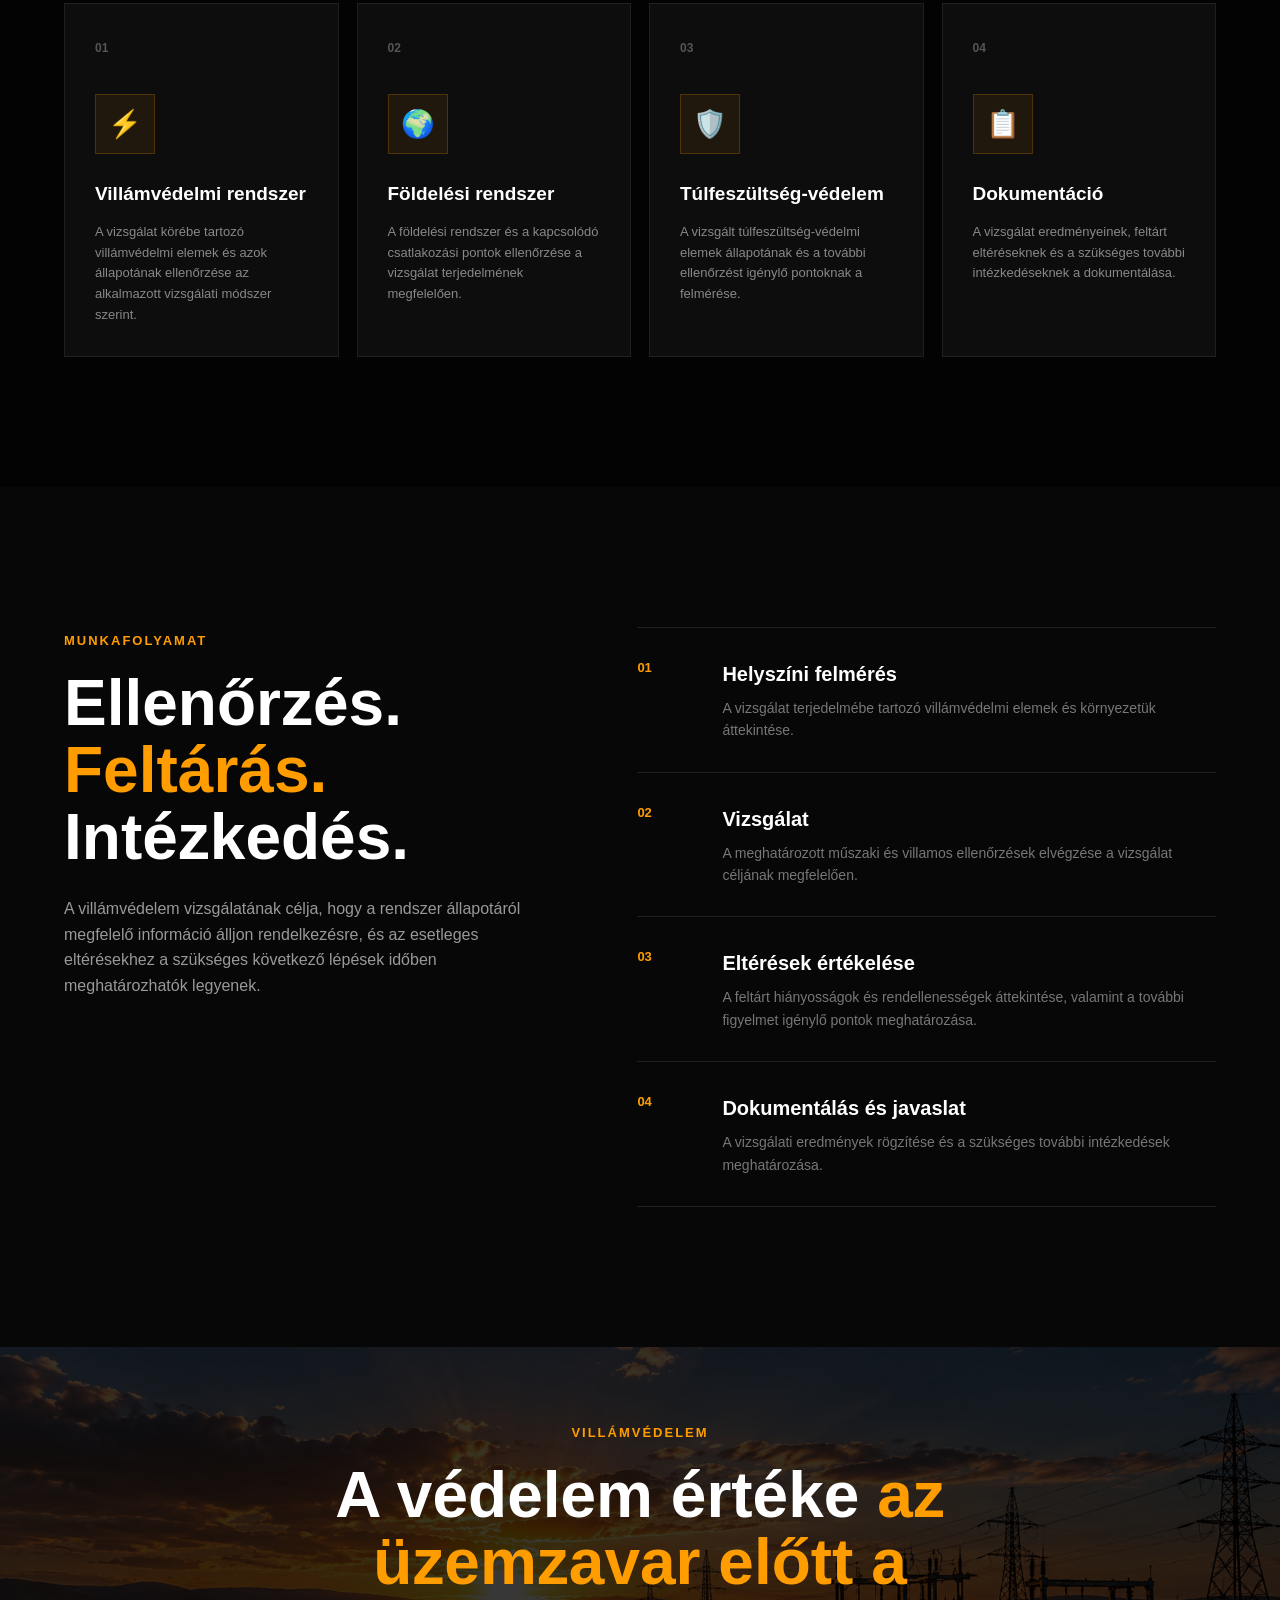
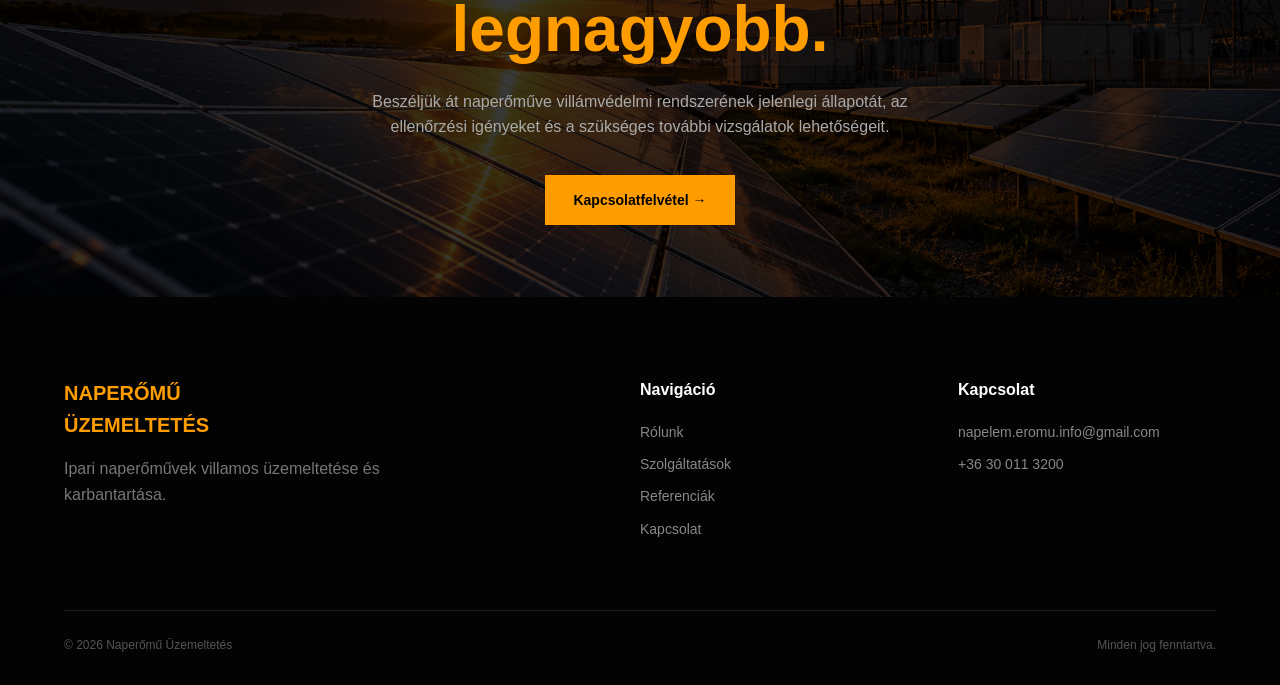
<file: szolgaltatasok/villamvedelem.html>
<!DOCTYPE html>
<html lang="hu">

<head>

    <meta charset="UTF-8">

    <meta
        name="viewport"
        content="width=device-width, initial-scale=1.0"
    >

    <title>
        Villámvédelem | Naperőmű Üzemeltetés
    </title>

    <meta
        name="description"
        content="Villámvédelmi rendszer és kapcsolódó elemek ellenőrzése ipari naperőművekben a védelem állapotának felmérésére."
    >

    <link rel="stylesheet" href="../style.css">
    <link rel="stylesheet" href="../service.css">

</head>


<body>


    <!-- =========================
         NAVBAR
    ========================== -->

    <header class="navbar">

        <div class="nav-container">

            <a href="../index.html" class="logo">

                <img
                    src="../images/logo.png"
                    alt="Naperőmű Üzemeltetés"
                >

                <div class="logo-text">
                    <span>NAPERŐMŰ</span>
                    <strong>ÜZEMELTETÉS</strong>
                </div>

            </a>


            <nav class="nav-menu">

                <a href="../index.html#rolunk">
                    Rólunk
                </a>

                <a href="../uzemeltetes.html#szolgaltatasok">
                    Szolgáltatások
                </a>

                <a href="../index.html#referenciak">
                    Referenciák
                </a>

                <a
                    href="../index.html#kapcsolat"
                    class="nav-button"
                >
                    Kapcsolat
                </a>

            </nav>


            <button
                class="menu-toggle"
                id="menuToggle"
            >
                ☰
            </button>

        </div>

    </header>



    <main>


        <!-- =========================
             SERVICE HERO
        ========================== -->

        <section class="service-hero">

            <div class="service-hero-overlay"></div>


            <div class="service-hero-content">

                <a
                    href="../index.html#szolgaltatasok"
                    class="back-link"
                >
                    ← Vissza a szolgáltatásokhoz
                </a>


                <span class="service-label">
                    07 / SZOLGÁLTATÁS
                </span>


                <h1>

                    <span>Villámvédelem</span>

                </h1>


                <p>
                    A villámvédelmi rendszer és a kapcsolódó
                    védelmi elemek állapotának ellenőrzése
                    a naperőmű biztonságos üzemeltetésének támogatására.
                </p>

            </div>

        </section>



        <!-- =========================
             INTRO
        ========================== -->

        <section class="service-intro">

            <div class="section-container">

                <div class="service-intro-grid">


                    <div>

                        <span class="section-label">
                            VÉDELEM ÉS KOCKÁZAT
                        </span>


                        <h2>

                            A villámkár költsége
                            <span>
                                nem feltétlenül a javítással ér véget.
                            </span>

                        </h2>

                    </div>


                    <div>

                        <p>
                            Egy villámvédelmi esemény közvetlen
                            műszaki károkat okozhat a rendszer egyes
                            elemeiben, ugyanakkor az üzemeltetés
                            szempontjából a következmények ennél
                            szélesebb körűek is lehetnek.
                        </p>


                        <p>
                            A villámvédelmi rendszer megfelelő
                            állapotának ellenőrzése ezért a megelőző
                            üzemeltetés egyik fontos eleme. A cél az,
                            hogy az esetleges hiányosságok vagy
                            rendellenességek felismerhetők legyenek.
                        </p>


                        <p>
                            A vizsgálat eredménye támogatást adhat
                            a szükséges további ellenőrzések,
                            karbantartások vagy javítások
                            meghatározásához.
                        </p>

                    </div>

                </div>

            </div>

        </section>



        <!-- =========================
             MIT TARTALMAZ
        ========================== -->

        <section class="service-features">

            <div class="section-container">


                <div class="section-heading">

                    <span class="section-label">
                        MIT VIZSGÁLUNK?
                    </span>


                    <h2>

                        Ellenőrzött védelem.
                        <span>
                            Tudatosabb üzemeltetés.
                        </span>

                    </h2>

                </div>



                <div class="feature-grid">


                    <!-- 01 -->

                    <div class="feature-card">

                        <span class="feature-number">
                            01
                        </span>


                        <div class="feature-icon">
                            ⚡
                        </div>


                        <h3>
                            Villámvédelmi rendszer
                        </h3>


                        <p>
                            A vizsgálat körébe tartozó villámvédelmi
                            elemek és azok állapotának ellenőrzése
                            az alkalmazott vizsgálati módszer szerint.
                        </p>

                    </div>



                    <!-- 02 -->

                    <div class="feature-card">

                        <span class="feature-number">
                            02
                        </span>


                        <div class="feature-icon">
                            🌍
                        </div>


                        <h3>
                            Földelési rendszer
                        </h3>


                        <p>
                            A földelési rendszer és a kapcsolódó
                            csatlakozási pontok ellenőrzése a
                            vizsgálat terjedelmének megfelelően.
                        </p>

                    </div>



                    <!-- 03 -->

                    <div class="feature-card">

                        <span class="feature-number">
                            03
                        </span>


                        <div class="feature-icon">
                            🛡️
                        </div>


                        <h3>
                            Túlfeszültség-védelem
                        </h3>


                        <p>
                            A vizsgált túlfeszültség-védelmi elemek
                            állapotának és a további ellenőrzést
                            igénylő pontoknak a felmérése.
                        </p>

                    </div>



                    <!-- 04 -->

                    <div class="feature-card">

                        <span class="feature-number">
                            04
                        </span>


                        <div class="feature-icon">
                            📋
                        </div>


                        <h3>
                            Dokumentáció
                        </h3>


                        <p>
                            A vizsgálat eredményeinek, feltárt eltéréseknek
                            és a szükséges további intézkedéseknek
                            a dokumentálása.
                        </p>

                    </div>


                </div>

            </div>

        </section>



        <!-- =========================
             FOLYAMAT
        ========================== -->

        <section class="service-process">

            <div class="section-container">

                <div class="process-grid">


                    <div>

                        <span class="section-label">
                            MUNKAFOLYAMAT
                        </span>


                        <h2>

                            Ellenőrzés.
                            <span>
                                Feltárás.
                            </span>
                            Intézkedés.

                        </h2>


                        <p>
                            A villámvédelem vizsgálatának célja,
                            hogy a rendszer állapotáról megfelelő
                            információ álljon rendelkezésre, és az
                            esetleges eltérésekhez a szükséges
                            következő lépések időben meghatározhatók
                            legyenek.
                        </p>

                    </div>



                    <div class="process-list">


                        <!-- 01 -->

                        <div class="process-item">

                            <span>
                                01
                            </span>


                            <div>

                                <h3>
                                    Helyszíni felmérés
                                </h3>

                                <p>
                                    A vizsgálat terjedelmébe tartozó
                                    villámvédelmi elemek és
                                    környezetük áttekintése.
                                </p>

                            </div>

                        </div>



                        <!-- 02 -->

                        <div class="process-item">

                            <span>
                                02
                            </span>


                            <div>

                                <h3>
                                    Vizsgálat
                                </h3>

                                <p>
                                    A meghatározott műszaki és
                                    villamos ellenőrzések elvégzése
                                    a vizsgálat céljának megfelelően.
                                </p>

                            </div>

                        </div>



                        <!-- 03 -->

                        <div class="process-item">

                            <span>
                                03
                            </span>


                            <div>

                                <h3>
                                    Eltérések értékelése
                                </h3>

                                <p>
                                    A feltárt hiányosságok és
                                    rendellenességek áttekintése,
                                    valamint a további figyelmet
                                    igénylő pontok meghatározása.
                                </p>

                            </div>

                        </div>



                        <!-- 04 -->

                        <div class="process-item">

                            <span>
                                04
                            </span>


                            <div>

                                <h3>
                                    Dokumentálás és javaslat
                                </h3>

                                <p>
                                    A vizsgálati eredmények rögzítése
                                    és a szükséges további intézkedések
                                    meghatározása.
                                </p>

                            </div>

                        </div>


                    </div>

                </div>

            </div>

        </section>



        <!-- =========================
             CTA
        ========================== -->

        <section class="service-cta">

            <div class="service-cta-overlay"></div>


            <div class="service-cta-content">

                <span class="section-label">
                    VILLÁMVÉDELEM
                </span>


                <h2>

                    A védelem értéke
                    <span>
                        az üzemzavar előtt a legnagyobb.
                    </span>

                </h2>


                <p>
                    Beszéljük át naperőműve villámvédelmi rendszerének
                    jelenlegi állapotát, az ellenőrzési igényeket
                    és a szükséges további vizsgálatok lehetőségeit.
                </p>


                <a
                    href="../index.html#kapcsolat"
                    class="btn btn-primary"
                >
                    Kapcsolatfelvétel →
                </a>

            </div>

        </section>


    </main>



    <!-- =========================
         FOOTER
    ========================== -->

    <footer class="footer">

        <div class="section-container">


            <div class="footer-grid">


                <div>

                    <div class="footer-logo">

                        NAPERŐMŰ<br>
                        ÜZEMELTETÉS

                    </div>


                    <p>
                        Ipari naperőművek villamos
                        üzemeltetése és karbantartása.
                    </p>

                </div>



                <div>

                    <h4>
                        Navigáció
                    </h4>


                    <a href="../index.html#rolunk">
                        Rólunk
                    </a>


                    <a href="../uzemeltetes.html#szolgaltatasok">
                        Szolgáltatások
                    </a>


                    <a href="../index.html#referenciak">
                        Referenciák
                    </a>


                    <a href="../index.html#kapcsolat">
                        Kapcsolat
                    </a>

                </div>



                <div>

                    <h4>
                        Kapcsolat
                    </h4>


                    <a href="mailto:napelem.eromu.info@gmail.com">
                        napelem.eromu.info@gmail.com
                    </a>


                    <a href="tel:+36300113200">
                        +36 30 011 3200
                    </a>

                </div>


            </div>



            <div class="footer-bottom">

                <span>
                    © 2026 Naperőmű Üzemeltetés
                </span>


                <span>
                    Minden jog fenntartva.
                </span>

            </div>


        </div>

    </footer>



    <script src="../script.js"></script>

</body>

</html>
</file>
<file: landing.css>
:root {
    --bg: #080808;
    --panel: #111111;
    --panel-hover: #191919;

    --text: #f5f5f5;
    --muted: #a1a1a1;

    --accent: #ff9f1c;
    --accent-hover: #ffb13b;

    --border: rgba(255, 255, 255, 0.10);
}

* {
    box-sizing: border-box;
}

html {
    min-height: 100%;
    scroll-behavior: smooth;
}

body {
    margin: 0;
    min-height: 100vh;
    background:
        radial-gradient(ellipse at 50% 0%, rgba(245, 166, 35, 0.075), transparent 45%),
        var(--bg);
    color: var(--text);
    font-family: "DM Sans", sans-serif;
    -webkit-font-smoothing: antialiased;
}

a {
    color: inherit;
    text-decoration: none;
}

.page-shell {
    width: min(1240px, calc(100% - 64px));
    margin: 0 auto;
}

.topbar {
    min-height: 88px;
    display: flex;
    align-items: center;
    justify-content: space-between;
    gap: 24px;
    border-bottom: 1px solid var(--border);
}

.brand {
    display: inline-flex;
    align-items: center;
    gap: 12px;
}

.brand-symbol {
    display: grid;
    place-items: center;
    width: 43px;
    height: 43px;
    color: var(--accent);
}

.brand-symbol svg {
    width: 100%;
    height: 100%;
}

.brand-copy {
    display: grid;
    gap: 3px;
}

.brand-copy strong {
    font-family: "Manrope", sans-serif;
    font-size: 15px;
    letter-spacing: 0.12em;
}

.brand-copy > span {
    color: var(--muted);
    font-size: 9px;
    letter-spacing: 0.11em;
}

.topbar-note {
    display: flex;
    align-items: center;
    gap: 9px;
    color: var(--muted);
    font-size: 12px;
}

.status-dot,
.label-dot {
    flex: 0 0 auto;
    width: 7px;
    height: 7px;
    border-radius: 50%;
    background: var(--accent);
}

.intro {
    max-width: 790px;
    margin: 82px auto 54px;
    text-align: center;
}

.eyebrow {
    display: flex;
    align-items: center;
    justify-content: center;
    gap: 10px;
    margin: 0 0 24px;
    color: var(--accent);
    font-size: 10px;
    font-weight: 700;
    letter-spacing: 0.2em;
}

.eyebrow span {
    width: 25px;
    height: 1px;
    background: var(--accent);
}

h1,
h2 {
    font-family: "Manrope", sans-serif;
}

.intro h1 {
    margin: 0;
    font-size: clamp(36px, 5.3vw, 66px);
    line-height: 1.08;
    letter-spacing: -0.055em;
    font-weight: 800;
}

.intro h1 span {
    display: block;
    color: var(--accent);
}

.intro-text {
    max-width: 590px;
    margin: 23px auto 0;
    color: var(--muted);
    font-size: 15px;
    line-height: 1.8;
}

.service-grid {
    display: grid;
    grid-template-columns: repeat(2, minmax(0, 1fr));
    gap: 24px;
    align-items: stretch;
}

.service-card {
    min-width: 0;
    overflow: hidden;
    border: 1px solid var(--border);
    border-radius: 15px;
    background: var(--panel);
    transition:
        transform 220ms ease,
        border-color 220ms ease,
        background 220ms ease;
}

.service-card:hover {
    transform: translateY(-6px);
    border-color: rgba(245, 166, 35, 0.55);
    background: var(--panel-hover);
}

.service-card:focus-visible {
    outline: 3px solid var(--accent);
    outline-offset: 4px;
}

.card-image {
    position: relative;
    display: flex;
    align-items: flex-start;
    justify-content: space-between;
    min-height: 235px;
    padding: 22px;
    overflow: hidden;
    background-position: center;
    background-size: cover;
    isolation: isolate;
}

.card-image::before {
    position: absolute;
    z-index: -1;
    inset: 0;
    content: "";
    background: linear-gradient(
        180deg,
        rgba(8, 11, 8, 0.56) 0%,
        rgba(8, 11, 8, 0.08) 45%,
        rgba(8, 11, 8, 0.72) 100%
    );
    transition: background 220ms ease;
}

.service-card:hover .card-image::before {
    background: linear-gradient(
        180deg,
        rgba(8, 11, 8, 0.38),
        rgba(8, 11, 8, 0.7)
    );
}

.industrial-image {
    background-image: url("https://images.unsplash.com/photo-1509391366360-2e959784a276?auto=format&fit=crop&w=1200&q=85");
}

.industrial-image {
    background-image: url("https://images.unsplash.com/photo-1497435334941-8c899ee9e8e9?auto=format&fit=crop&w=1200&q=85");
}

.image-label {
    display: inline-flex;
    align-items: center;
    gap: 9px;
    padding: 10px 12px;
    border: 1px solid rgba(255, 255, 255, 0.2);
    border-radius: 4px;
    background: rgba(12, 15, 12, 0.52);
    color: #fff;
    font-size: 9px;
    font-weight: 700;
    letter-spacing: 0.13em;
    backdrop-filter: blur(8px);
}

.image-number {
    color: rgba(255, 255, 255, 0.8);
    font-family: "Manrope", sans-serif;
    font-size: 12px;
    font-weight: 700;
    letter-spacing: 0.1em;
}

.card-content {
    padding: 28px;
}

.card-heading {
    display: flex;
    align-items: flex-start;
    justify-content: space-between;
    gap: 16px;
}

.card-kicker {
    margin: 0 0 11px;
    color: var(--accent);
    font-size: 9px;
    font-weight: 700;
    letter-spacing: 0.14em;
}

.card-heading h2 {
    margin: 0;
    font-size: clamp(23px, 2.6vw, 31px);
    line-height: 1.2;
    letter-spacing: -0.04em;
}

.card-heading h2 span {
    display: block;
}

.card-arrow {
    display: grid;
    flex: 0 0 auto;
    place-items: center;
    width: 42px;
    height: 42px;
    border: 1px solid var(--border);
    border-radius: 50%;
    color: var(--accent);
    font-size: 20px;
    transition:
        color 220ms ease,
        background 220ms ease,
        transform 220ms ease;
}

.service-card:hover .card-arrow {
    transform: rotate(45deg);
    background: var(--accent);
    color: #111;
}

.card-description {
    margin: 19px 0 23px;
    color: var(--muted);
    font-size: 13px;
    line-height: 1.8;
}

.service-list {
    display: grid;
    gap: 12px;
    margin: 0;
    padding: 0;
    list-style: none;
}

.service-list li {
    display: flex;
    align-items: center;
    gap: 11px;
    color: #e1e3dc;
    font-size: 12px;
}

.service-list li::before {
    width: 5px;
    height: 5px;
    flex: 0 0 auto;
    border-radius: 50%;
    background: var(--accent);
    content: "";
}

.card-footer {
    display: flex;
    align-items: center;
    justify-content: space-between;
    gap: 12px;
    margin-top: 28px;
    padding-top: 20px;
    border-top: 1px solid var(--border);
}

.card-footer > span:first-child {
    color: #8e9589;
    font-size: 9px;
    font-weight: 700;
    letter-spacing: 0.1em;
}

.card-link {
    display: inline-flex;
    align-items: center;
    gap: 9px;
    color: var(--accent);
    font-size: 12px;
    font-weight: 700;
}

.card-link span {
    transition: transform 220ms ease;
}

.service-card:hover .card-link span {
    transform: translateX(4px);
}

.bottom-note {
    display: flex;
    align-items: center;
    gap: 23px;
    margin: 54px 0 35px;
}

.bottom-line {
    height: 1px;
    flex: 1;
    background: var(--border);
}

.bottom-note p {
    display: flex;
    flex-wrap: wrap;
    align-items: center;
    justify-content: center;
    gap: 9px;
    color: var(--muted);
    font-size: 9px;
    font-weight: 700;
    letter-spacing: 0.1em;
}

.bottom-note p span:not(.note-separator) {
    color: var(--accent);
}

.note-separator {
    color: #50574c;
    margin: 0 3px;
}

.site-footer {
    display: flex;
    justify-content: space-between;
    gap: 20px;
    padding: 23px 0 30px;
    border-top: 1px solid var(--border);
    color: #858b80;
    font-size: 11px;
}

@media (max-width: 760px) {
    .page-shell {
        width: min(100% - 36px, 540px);
    }

    .topbar {
        min-height: 75px;
    }

    .topbar-note {
        max-width: 125px;
        font-size: 10px;
        line-height: 1.5;
    }

    .intro {
        margin: 58px auto 36px;
    }

    .intro-text {
        font-size: 13px;
    }

    .service-grid {
        grid-template-columns: 1fr;
        gap: 19px;
    }

    .card-image {
        min-height: 210px;
    }

    .card-content {
        padding: 23px;
    }

    .card-heading h2 {
        font-size: 27px;
    }

    .bottom-note {
        margin: 37px 0 24px;
    }

    .bottom-note .bottom-line {
        display: none;
    }

    .site-footer {
        flex-direction: column;
        gap: 9px;
        font-size: 10px;
    }
}

@media (prefers-reduced-motion: reduce) {
    *,
    *::before,
    *::after {
        scroll-behavior: auto !important;
        transition-duration: 0.01ms !important;
    }
}

/* Új főoldal – céges lábléc */

.site-footer {
    display: block;
    padding: 32px 0 24px;
    border-top: 1px solid var(--border);
    color: var(--muted);
    font-size: 12px;
}

.footer-main {
    display: flex;
    align-items: center;
    justify-content: space-between;
    gap: 24px;
    padding-bottom: 28px;
}

.footer-brand {
    flex-shrink: 0;
}

.footer-tagline {
    margin: 0;
    font-size: 12px;
    line-height: 1.7;
    text-align: right;
}

.footer-details {
    display: grid;
    grid-template-columns: 1fr 1.35fr 0.8fr;
    gap: 32px;
    padding: 28px 0;
    border-top: 1px solid var(--border);
    border-bottom: 1px solid var(--border);
}

.footer-column {
    display: flex;
    flex-direction: column;
    align-items: flex-start;
    gap: 11px;
    min-width: 0;
}

.footer-heading {
    margin: 0 0 5px;
    color: var(--accent);
    font-size: 10px;
    font-weight: 700;
    letter-spacing: 0.15em;
}

.footer-column p:not(.footer-heading) {
    margin: 0;
    line-height: 1.7;
    overflow-wrap: anywhere;
}

.footer-column a {
    line-height: 1.7;
    overflow-wrap: anywhere;
    transition: color 180ms ease;
}

.footer-column a:hover {
    color: var(--accent);
}

.footer-bottom {
    display: flex;
    justify-content: space-between;
    gap: 16px;
    padding-top: 22px;
    color: #858b80;
    font-size: 10px;
    line-height: 1.7;
}

@media (max-width: 760px) {
    .footer-main {
        align-items: flex-start;
        flex-direction: column;
        gap: 14px;
    }

    .footer-tagline {
        text-align: left;
    }

    .footer-details {
        grid-template-columns: 1fr;
        gap: 28px;
    }

    .footer-bottom {
        flex-direction: column;
        gap: 6px;
    }
}

/* Céges logó a főoldal fejlécében és láblécében */
.brand-logo {
    display: block;
    width: 190px;
    max-width: 100%;
    height: auto;
    max-height: 65px;
    object-fit: contain;
    flex-shrink: 0;
}

.footer-brand .brand-logo {
    width: 175px;
}

@media (max-width: 600px) {
    .brand-logo {
        width: 150px;
        max-height: 52px;
    }

    .footer-brand .brand-logo {
        width: 150px;
    }
}

/* Lakossági kategória háttérképe */
.residential-image {
    background-image:
        linear-gradient(
            to bottom,
            rgba(0, 0, 0, 0.05) 20%,
            rgba(0, 0, 0, 0.35) 100%
        ),
        url("images/lakossagi.jpg");
    background-size: cover;
    background-position: center;
    background-repeat: no-repeat;
}

/* Ipari kategória háttérképe */
.industrial-image {
    background-image:
        linear-gradient(
            to bottom,
            rgba(0, 0, 0, 0.05) 20%,
            rgba(0, 0, 0, 0.35) 100%
        ),
        url("images/ipari.jpg");
    background-size: cover;
    background-position: center;
    background-repeat: no-repeat;
}

/* Főoldali kategóriakártyák háttérképei */
.residential-image {
    background-image:
        linear-gradient(
            to bottom,
            rgba(0, 0, 0, 0.05),
            rgba(0, 0, 0, 0.15)
        ),
        url("images/lakossagi-hero.jpg");
    background-size: cover;
    background-position: center;
    background-repeat: no-repeat;
}

.industrial-image {
    background-image:
        linear-gradient(
            to bottom,
            rgba(0, 0, 0, 0.05),
            rgba(0, 0, 0, 0.15)
        ),
        url("images/ipari-hero.jpg");
    background-size: cover;
    background-position: center;
    background-repeat: no-repeat;
}
/* TELJES FŐOLDALI HÁTTÉR */

body.landing-page {
    position: relative;
    isolation: isolate;
    background-color: #080808;
}

body.landing-page::before {
    content: "";
    position: fixed;
    inset: 0;
    z-index: -1;
    pointer-events: none;

    background:
        linear-gradient(
            180deg,
            rgba(8, 8, 8, 0.38) 0%,
            rgba(8, 8, 8, 0.52) 45%,
            rgba(8, 8, 8, 0.78) 100%
        ),
        url("./images/hero-solar-bg.png") center center / cover no-repeat;
}

body.landing-page .page-shell > main {
    background: transparent !important;
}
</file>
<file: style.css>
/* =========================
   ALAPOK
========================= */

* {
    margin: 0;
    padding: 0;
    box-sizing: border-box;
}

html {
    scroll-behavior: smooth;
}

body {
    font-family: Arial, Helvetica, sans-serif;
    background: #080808;
    color: #ffffff;
    line-height: 1.6;
    position: relative;
}

/* =========================
   TELJES OLDAL HÁTTÉR
========================= */

body::before {
    content: "";

    position: fixed;
    inset: 0;

    z-index: -2;

    background-image: url("images/hero.jpg");
    background-size: cover;
    background-position: center;
    background-repeat: no-repeat;
}

/* Sötétítő réteg az egész oldal felett */

body::after {
    content: "";

    position: fixed;
    inset: 0;

    z-index: -1;

    background:
        linear-gradient(
            180deg,
            rgba(0, 0, 0, 0.65),
            rgba(0, 0, 0, 0.78)
        );
}

a {
    color: inherit;
    text-decoration: none;
}

img {
    max-width: 100%;
    display: block;
}

.section-container {
    width: min(1200px, 90%);
    margin: 0 auto;
}

.section-label {
    display: inline-block;
    margin-bottom: 18px;

    color: #ff9d00;
    font-size: 13px;
    font-weight: 700;
    letter-spacing: 2px;
}


/* =========================
   NAVBAR
========================= */

.navbar {
    position: fixed;
    top: 0;
    left: 0;

    width: 100%;
    height: 88px;

    z-index: 1000;

    background: rgba(5, 5, 5, 0.9);
    backdrop-filter: blur(15px);

    border-bottom: 1px solid rgba(255, 255, 255, 0.08);
}

.nav-container {
    width: min(1300px, 92%);
    height: 100%;

    margin: 0 auto;

    display: flex;
    align-items: center;
    justify-content: space-between;
}

.logo {
    display: flex;
    align-items: center;
    gap: 14px;
}

.logo img {
    width: 52px;
    height: 52px;
    object-fit: contain;
}

.logo-text {
    display: flex;
    flex-direction: column;

    font-size: 14px;
    line-height: 1.1;
}

.logo-text span {
    color: #ffffff;
}

.logo-text strong {
    color: #ff9d00;
}

.nav-menu {
    display: flex;
    align-items: center;
    gap: 34px;
}

.nav-menu a {
    color: #ffffff;

    font-size: 14px;
    font-weight: 600;

    transition: 0.25s ease;
}

.nav-menu a:hover {
    color: #ff9d00;
}

.nav-menu .nav-button {
    padding: 11px 20px;

    border: 1px solid #ff9d00;
    color: #ff9d00;
}

.nav-menu .nav-button:hover {
    background: #ff9d00;
    color: #000000;
}

.menu-toggle {
    display: none;

    border: none;
    background: transparent;
    color: white;

    font-size: 28px;
    cursor: pointer;
}


/* =========================
   HERO
========================= */

.hero {
    min-height: 100vh;

    position: relative;

    display: flex;
    align-items: center;
    justify-content: center;

    background: transparent;
}

.hero-overlay {
    position: absolute;
    inset: 0;

    background:
        linear-gradient(
            90deg,
            rgba(0, 0, 0, 0.45),
            rgba(0, 0, 0, 0.15),
            rgba(0, 0, 0, 0.45)
        );
}

.hero-content {
    position: relative;
    z-index: 2;

    width: min(1000px, 90%);

    margin-top: 80px;
}

.hero-label {
    display: block;

    margin-bottom: 22px;

    color: #ff9d00;

    font-size: 14px;
    font-weight: 700;

    letter-spacing: 3px;
}

.hero h1 {
    max-width: 850px;

    font-size: clamp(42px, 6vw, 78px);
    line-height: 1.05;

    font-weight: 800;
}

.hero h1 span {
    color: #ff9d00;
}

.hero p {
    max-width: 700px;

    margin-top: 28px;

    color: #dddddd;

    font-size: 18px;
}

.hero-buttons {
    display: flex;
    gap: 14px;

    margin-top: 38px;
}

.btn {
    display: inline-flex;

    align-items: center;
    justify-content: center;

    min-height: 50px;

    padding: 0 28px;

    font-size: 14px;
    font-weight: 700;

    transition: 0.25s ease;
}

.btn-primary {
    background: #ff9d00;
    color: #000000;
}

.btn-primary:hover {
    background: #ffffff;
}

.btn-outline {
    border: 1px solid rgba(255,255,255,0.5);
}

.btn-outline:hover {
    border-color: #ff9d00;
    color: #ff9d00;
}

.hero-scroll {
    position: absolute;

    bottom: 30px;
    left: 50%;

    transform: translateX(-50%);

    display: flex;
    flex-direction: column;
    align-items: center;

    gap: 8px;

    color: #aaaaaa;

    font-size: 10px;
    letter-spacing: 2px;
}

.scroll-line {
    width: 1px;
    height: 45px;

    background: #ff9d00;
}


/* =========================
   INTRO
========================= */

.intro {
    padding: 120px 0;
    background: rgba(5, 5, 5, 0.72);
    backdrop-filter: blur(2px);
}

.intro-grid {
    display: grid;
    grid-template-columns: 1fr 1fr;

    gap: 80px;
}

.intro h2,
.section-heading h2,
.about h2,
.cta h2 {
    font-size: clamp(35px, 4vw, 56px);
    line-height: 1.1;
}

.intro h2 span,
.about h2 span,
.cta h2 span {
    color: #ff9d00;
}

.intro p {
    margin-bottom: 20px;

    color: #aaaaaa;

    font-size: 17px;
}


/* =========================
   SERVICES
========================= */

.services {
    padding: 140px 0;

    background: rgba(3, 3, 3, 0.78);

    backdrop-filter: blur(3px);
}

.services-heading {
    max-width: 760px;
}

.services-heading h2 span {
    color: #ff9d00;
}

.services-heading p {
    max-width: 650px;

    margin-top: 25px;

    color: #a5a5a5;

    font-size: 16px;
}


/* GRID */

.services-grid {
    display: grid;

    grid-template-columns: repeat(4, 1fr);

    gap: 16px;

    margin-top: 65px;
}


/* CARD */

.service-card {
    position: relative;

    min-height: 340px;

    padding: 30px;

    display: flex;
    flex-direction: column;

    background:
        linear-gradient(
            145deg,
            rgba(25, 25, 25, 0.94),
            rgba(8, 8, 8, 0.92)
        );

    border: 1px solid rgba(255, 255, 255, 0.08);

    overflow: hidden;

    transition:
        transform 0.35s ease,
        border-color 0.35s ease,
        box-shadow 0.35s ease;
}


/* ORANGE GLOW */

.service-card::before {
    content: "";

    position: absolute;

    width: 160px;
    height: 160px;

    top: -80px;
    right: -80px;

    background: #ff9d00;

    opacity: 0;

    filter: blur(80px);

    transition: opacity 0.35s ease;
}


/* BOTTOM LINE */

.service-card::after {
    content: "";

    position: absolute;

    left: 0;
    bottom: 0;

    width: 0;
    height: 3px;

    background: #ff9d00;

    transition: width 0.35s ease;
}


/* TOP */

.service-top {
    display: flex;

    align-items: center;
    justify-content: space-between;
}

.service-number {
    color: #555555;

    font-size: 12px;
    font-weight: 700;

    letter-spacing: 1px;
}

.service-arrow {
    width: 34px;
    height: 34px;

    display: flex;

    align-items: center;
    justify-content: center;

    border: 1px solid rgba(255,255,255,0.15);

    color: #888888;

    transition: 0.3s ease;
}


/* ICON */

.service-icon {
    width: 65px;
    height: 65px;

    margin-top: 35px;

    display: flex;

    align-items: center;
    justify-content: center;

    background: rgba(255, 157, 0, 0.08);

    border: 1px solid rgba(255, 157, 0, 0.2);

    font-size: 28px;

    transition: 0.3s ease;
}


/* TITLE */

.service-card h3 {
    margin-top: 25px;

    font-size: 20px;

    font-weight: 700;
}


/* DESCRIPTION */

.service-card p {
    margin-top: 10px;

    color: #858585;

    font-size: 13px;

    line-height: 1.7;
}


/* LINK */

.service-link {
    margin-top: auto;

    padding-top: 25px;

    color: #ff9d00;

    font-size: 12px;

    font-weight: 700;

    text-transform: uppercase;

    letter-spacing: 1px;
}


/* HOVER */

.service-card:hover {
    transform: translateY(-8px);

    border-color: rgba(255, 157, 0, 0.4);

    box-shadow:
        0 20px 60px rgba(0,0,0,0.45);
}

.service-card:hover::before {
    opacity: 0.15;
}

.service-card:hover::after {
    width: 100%;
}

.service-card:hover .service-arrow {
    background: #ff9d00;

    border-color: #ff9d00;

    color: #000000;

    transform: rotate(45deg);
}

.service-card:hover .service-icon {
    background: rgba(255, 157, 0, 0.16);

    border-color: rgba(255, 157, 0, 0.5);

    transform: scale(1.05);
}


/* =========================
   ABOUT
========================= */

.about {
    padding: 120px 0;
    background: rgba(8, 8, 8, 0.72);
}

.about-grid {
    display: grid;

    grid-template-columns: 1fr 1fr;

    gap: 80px;

    align-items: center;
}

.about-image {
    min-height: 520px;

    background:
        linear-gradient(
            rgba(0,0,0,0.15),
            rgba(0,0,0,0.3)
        ),
        url("images/hero.jpg");

    background-size: cover;
    background-position: center;
}

.about-content p {
    margin-top: 20px;

    color: #999999;
}

.text-button {
    display: inline-block;

    margin-top: 30px;

    color: #ff9d00;

    font-weight: 700;
}


/* =========================
   REFERENCES
========================= */

.references {
    padding: 120px 0;
    background: rgba(3, 3, 3, 0.78);
}

.references-grid {
    display: grid;

    grid-template-columns: repeat(3, 1fr);

    gap: 20px;
}

.reference-card {
    background: #101010;

    border: 1px solid #1d1d1d;

    overflow: hidden;
}

.reference-image {
    height: 250px;

    background:
        linear-gradient(
            rgba(0,0,0,0.1),
            rgba(0,0,0,0.3)
        ),
        url("images/hero.jpg");

    background-size: cover;
    background-position: center;
}

.reference-content {
    padding: 25px;
}

.reference-content span {
    color: #ff9d00;

    font-size: 11px;
    font-weight: 700;

    letter-spacing: 2px;
}

.reference-content h3 {
    margin-top: 8px;
}

.reference-content p {
    margin-top: 5px;

    color: #888888;
}


/* =========================
   CTA
========================= */

.cta {
    position: relative;

    min-height: 550px;

    display: flex;
    align-items: center;
    justify-content: center;

    text-align: center;

    background:
        url("images/hero.jpg")
        center / cover;
}

.cta-overlay {
    position: absolute;
    inset: 0;

    background: rgba(0,0,0,0.78);
}

.cta-content {
    position: relative;
    z-index: 2;

    width: min(800px, 90%);
}

.cta-content p {
    margin: 25px auto 35px;

    max-width: 650px;

    color: #aaaaaa;
}


/* =========================
   FOOTER
========================= */

.footer {
    padding: 80px 0 30px;

    background: #030303;
}

.footer-grid {
    display: grid;

    grid-template-columns: 2fr 1fr 1fr;

    gap: 60px;
}

.footer-logo {
    color: #ff9d00;

    font-size: 20px;
    font-weight: 800;
}

.footer-grid p {
    max-width: 350px;

    margin-top: 15px;

    color: #777777;
}

.footer h4 {
    margin-bottom: 18px;
}

.footer-grid a {
    display: block;

    margin-bottom: 10px;

    color: #888888;

    font-size: 14px;

    transition: 0.2s;
}

.footer-grid a:hover {
    color: #ff9d00;
}

.footer-bottom {
    display: flex;
    justify-content: space-between;

    margin-top: 60px;
    padding-top: 25px;

    border-top: 1px solid #1b1b1b;

    color: #555555;

    font-size: 12px;
}


/* =========================
   MOBIL
========================= */

@media (max-width: 1000px) {

    .services-grid {
        grid-template-columns: repeat(2, 1fr);
    }

    .intro-grid,
    .about-grid {
        grid-template-columns: 1fr;
    }

    .references-grid {
        grid-template-columns: 1fr;
    }

    .about-image {
        min-height: 400px;
    }

}


@media (max-width: 700px) {

    .navbar {
        height: 72px;
    }

    .nav-menu {
        position: absolute;

        top: 72px;
        left: 0;

        width: 100%;

        display: none;
        flex-direction: column;

        padding: 25px;

        background: #080808;
    }

    .nav-menu.active {
        display: flex;
    }

    .menu-toggle {
        display: block;
    }

    .hero h1 {
        font-size: 43px;
    }

    .hero p {
        font-size: 16px;
    }

    .hero-buttons {
        flex-direction: column;
    }

    .btn {
        width: 100%;
    }

    .services-grid {
        grid-template-columns: 1fr;
    }

    .intro,
    .services,
    .about,
    .references {
        padding: 80px 0;
    }

    .footer-grid {
        grid-template-columns: 1fr;
    }

    .footer-bottom {
        flex-direction: column;
        gap: 10px;
    }

}
</file>
<file: home.css>
/* =========================================================
   HOME PAGE - PREMIUM POLISH
========================================================= */

:root {
    --accent: #ff9d00;
    --accent-soft: rgba(255, 157, 0, 0.12);
    --white-soft: rgba(255, 255, 255, 0.72);
    --white-muted: rgba(255, 255, 255, 0.48);
    --border-soft: rgba(255, 255, 255, 0.09);
    --panel: rgba(10, 10, 10, 0.74);
}


/* =========================================================
   NAVBAR
========================================================= */

.navbar {
    background:
        linear-gradient(
            180deg,
            rgba(4, 4, 4, 0.96),
            rgba(4, 4, 4, 0.82)
        );

    border-bottom-color: rgba(255, 255, 255, 0.06);

    box-shadow:
        0 10px 40px rgba(0, 0, 0, 0.22);
}

.nav-container {
    max-width: 1380px;
}

.logo {
    transition: 0.3s ease;
}

.logo:hover {
    transform: translateY(-1px);
}

.logo img {
    width: 54px;
    height: 54px;
    filter: drop-shadow(0 0 12px rgba(255, 157, 0, 0.12));
}

.logo-text {
    letter-spacing: 0.4px;
}

.nav-menu {
    gap: 30px;
}

.nav-menu a {
    position: relative;
}

.nav-menu a:not(.nav-button)::after {
    content: "";

    position: absolute;
    left: 0;
    bottom: -9px;

    width: 0;
    height: 1px;

    background: var(--accent);

    transition: width 0.25s ease;
}

.nav-menu a:not(.nav-button):hover::after {
    width: 100%;
}

.nav-menu .nav-button {
    min-width: 120px;
    text-align: center;

    border-radius: 2px;

    box-shadow:
        0 0 0 rgba(255, 157, 0, 0);
}

.nav-menu .nav-button:hover {
    box-shadow:
        0 0 30px rgba(255, 157, 0, 0.12);
}


/* =========================================================
   HERO
========================================================= */

.hero {
    min-height: 100vh;
    overflow: hidden;
}

.hero::after {
    content: "";

    position: absolute;
    inset: 0;

    pointer-events: none;

    background:
        linear-gradient(
            180deg,
            rgba(0, 0, 0, 0.05) 0%,
            rgba(0, 0, 0, 0.00) 48%,
            rgba(0, 0, 0, 0.42) 100%
        );
}

.hero-overlay {
    background:
        linear-gradient(
            90deg,
            rgba(0, 0, 0, 0.72),
            rgba(0, 0, 0, 0.34),
            rgba(0, 0, 0, 0.24)
        );
}

.hero-content {
    width: min(1180px, 90%);

    margin-top: 70px;
}

.hero-label {
    position: relative;

    padding-left: 18px;
}

.hero-label::before {
    content: "";

    position: absolute;
    left: 0;
    top: 50%;

    width: 3px;
    height: 18px;

    transform: translateY(-50%);

    background: var(--accent);
}

.hero h1 {
    max-width: 1050px;

    font-size: clamp(48px, 6.8vw, 92px);

    letter-spacing: -2px;
}

.hero h1 span {
    display: inline-block;

    text-shadow:
        0 0 35px rgba(255, 157, 0, 0.08);
}

.hero p {
    max-width: 740px;

    color: rgba(255, 255, 255, 0.78);

    font-size: 19px;

    line-height: 1.75;
}

.hero-buttons {
    margin-top: 42px;
}

.btn {
    min-width: 165px;
    min-height: 54px;

    padding: 0 30px;

    border-radius: 2px;

    letter-spacing: 0.2px;

    box-shadow:
        0 10px 30px rgba(0, 0, 0, 0.16);
}

.btn-primary {
    box-shadow:
        0 10px 30px rgba(255, 157, 0, 0.10);
}

.btn-primary:hover {
    transform: translateY(-2px);

    box-shadow:
        0 15px 35px rgba(255, 157, 0, 0.18);
}

.btn-outline:hover {
    transform: translateY(-2px);
}

.hero-scroll {
    opacity: 0.78;
}

.scroll-line {
    position: relative;
    overflow: hidden;
}

.scroll-line::after {
    content: "";

    position: absolute;
    top: -100%;

    width: 100%;
    height: 100%;

    background: #ffffff;

    animation: scrollPulse 2.3s infinite ease-in-out;
}

@keyframes scrollPulse {
    0% {
        top: -100%;
    }

    45% {
        top: 100%;
    }

    100% {
        top: 100%;
    }
}


/* =========================================================
   INTRO
========================================================= */

.intro {
    position: relative;

    border-top: 1px solid rgba(255, 255, 255, 0.04);
    border-bottom: 1px solid rgba(255, 255, 255, 0.04);
}

.intro::before {
    content: "";

    position: absolute;
    left: 0;
    top: 50%;

    width: 1px;
    height: 100px;

    transform: translateY(-50%);

    background:
        linear-gradient(
            to bottom,
            transparent,
            var(--accent),
            transparent
        );

    opacity: 0.5;
}

.intro-grid {
    align-items: center;
}

.intro h2,
.section-heading h2,
.about h2,
.cta h2 {
    letter-spacing: -1.2px;
}

.intro p {
    color: rgba(255, 255, 255, 0.62);

    line-height: 1.85;
}


/* =========================================================
   SERVICES
========================================================= */

.services {
    position: relative;
}

.services::before {
    content: "01";

    position: absolute;
    right: 5%;
    top: 100px;

    color: rgba(255, 255, 255, 0.025);

    font-size: 150px;
    font-weight: 900;
    line-height: 1;
}

.services-heading {
    position: relative;
    z-index: 2;
}

.services-heading h2 {
    letter-spacing: -1.5px;
}

.services-grid {
    position: relative;
    z-index: 2;

    gap: 18px;
}

.service-card {
    min-height: 360px;

    border-radius: 2px;

    background:
        linear-gradient(
            145deg,
            rgba(24, 24, 24, 0.96),
            rgba(8, 8, 8, 0.95)
        );

    box-shadow:
        inset 0 1px 0 rgba(255,255,255,0.025),
        0 15px 40px rgba(0,0,0,0.12);
}

.service-card h3 {
    letter-spacing: -0.2px;
}

.service-card p {
    max-width: 260px;

    color: rgba(255,255,255,0.46);

    line-height: 1.8;
}

.service-number {
    letter-spacing: 2px;
}

.service-icon {
    box-shadow:
        inset 0 0 0 1px rgba(255, 157, 0, 0.03),
        0 10px 25px rgba(0,0,0,0.18);
}

.service-link {
    transition: 0.25s ease;
}

.service-card:hover .service-link {
    letter-spacing: 1.5px;
}


/* =========================================================
   ABOUT
========================================================= */

.about {
    position: relative;
}

.about-grid {
    gap: 90px;
}

.about-image {
    position: relative;

    min-height: 560px;

    overflow: hidden;

    border: 1px solid var(--border-soft);

    box-shadow:
        0 25px 70px rgba(0, 0, 0, 0.24);
}

.about-image::before {
    content: "";

    position: absolute;
    inset: 0;

    background:
        linear-gradient(
            135deg,
            rgba(255,157,0,0.03),
            transparent 40%,
            rgba(0,0,0,0.45)
        );

    z-index: 2;
}

.about-image::after {
    content: "ÜZEMBIZTONSÁG • MÉRÉS • KARBANTARTÁS";

    position: absolute;

    left: 28px;
    bottom: 28px;

    padding: 10px 14px;

    color: #ffffff;

    font-size: 10px;
    font-weight: 700;

    letter-spacing: 2px;

    background: rgba(0, 0, 0, 0.58);

    border-left: 2px solid var(--accent);

    backdrop-filter: blur(8px);

    z-index: 3;
}

.about-content {
    max-width: 620px;
}

.about-content p {
    color: rgba(255,255,255,0.57);

    line-height: 1.85;
}

.text-button {
    position: relative;

    padding-bottom: 6px;
}

.text-button::after {
    content: "";

    position: absolute;
    left: 0;
    bottom: 0;

    width: 35px;
    height: 1px;

    background: var(--accent);

    transition: 0.25s ease;
}

.text-button:hover::after {
    width: 100%;
}


/* =========================================================
   REFERENCES
========================================================= */

.references {
    position: relative;
}

.reference-card {
    position: relative;

    border-radius: 2px;

    background:
        linear-gradient(
            180deg,
            rgba(18,18,18,0.96),
            rgba(10,10,10,0.96)
        );

    border-color: rgba(255,255,255,0.07);

    transition:
        transform 0.35s ease,
        border-color 0.35s ease,
        box-shadow 0.35s ease;
}

.reference-card:hover {
    transform: translateY(-7px);

    border-color: rgba(255,157,0,0.28);

    box-shadow:
        0 22px 50px rgba(0,0,0,0.28);
}

.reference-image {
    position: relative;

    height: 280px;

    filter: saturate(0.82);
    transition: 0.5s ease;
}

.reference-image::after {
    content: "";

    position: absolute;
    inset: 0;

    background:
        linear-gradient(
            180deg,
            rgba(0,0,0,0.02),
            rgba(0,0,0,0.48)
        );
}

.reference-card:hover .reference-image {
    filter: saturate(1);
    transform: scale(1.02);
}

.reference-content {
    position: relative;

    padding: 28px 26px 30px;
}

.reference-content::before {
    content: "";

    position: absolute;
    left: 26px;
    top: 0;

    width: 36px;
    height: 2px;

    background: var(--accent);
}

.reference-content h3 {
    font-size: 22px;
    letter-spacing: -0.3px;
}

.reference-content p {
    color: rgba(255,255,255,0.48);

    line-height: 1.6;
}


/* =========================================================
   CTA
========================================================= */

.cta {
    min-height: 620px;

    border-top: 1px solid rgba(255,255,255,0.05);
}

.cta::before {
    content: "";

    position: absolute;
    inset: 0;

    background:
        radial-gradient(
            circle at center,
            rgba(255,157,0,0.08),
            transparent 45%
        );

    pointer-events: none;
}

.cta-content {
    padding: 50px 0;
}

.cta-content h2 {
    max-width: 950px;
    margin: 0 auto;
}

.cta-content p {
    color: rgba(255,255,255,0.58);

    line-height: 1.8;
}

.cta .btn-primary {
    min-width: 190px;
}


/* =========================================================
   FOOTER
========================================================= */

.footer {
    border-top: 1px solid rgba(255,255,255,0.06);

    background:
        linear-gradient(
            180deg,
            #050505,
            #020202
        );
}

.footer-logo {
    letter-spacing: 1px;

    line-height: 1.05;
}

.footer-grid {
    align-items: start;
}

.footer h4 {
    color: #ffffff;

    font-size: 13px;

    letter-spacing: 1px;

    text-transform: uppercase;
}

.footer-grid p {
    color: rgba(255,255,255,0.45);

    line-height: 1.75;
}

.footer-grid a {
    color: rgba(255,255,255,0.48);
}

.footer-grid a:hover {
    color: var(--accent);
}

.footer-bottom {
    border-top-color: rgba(255,255,255,0.07);
}


/* =========================================================
   FINOM KÉPERNYŐS MÉRETIGAZÍTÁS
========================================================= */

@media (max-width: 1000px) {

    .hero h1 {
        font-size: clamp(48px, 8vw, 75px);
    }

    .about-image {
        min-height: 460px;
    }

}


@media (max-width: 700px) {

    .logo img {
        width: 46px;
        height: 46px;
    }

    .logo-text {
        display: none;
    }

    .hero-content {
        margin-top: 45px;
    }

    .hero h1 {
        font-size: 43px;
        letter-spacing: -1px;
    }

    .hero p {
        font-size: 16px;
        line-height: 1.65;
    }

    .hero-buttons {
        gap: 10px;
    }

    .btn {
        min-height: 52px;
    }

    .intro::before {
        display: none;
    }

    .service-card {
        min-height: 330px;
    }

    .about-image {
        min-height: 360px;
    }

    .about-image::after {
        left: 18px;
        bottom: 18px;

        font-size: 8px;
        letter-spacing: 1.5px;
    }

    .reference-image {
        height: 230px;
    }

    .cta {
        min-height: 560px;
    }

}
/* =========================================================
   PREMIUM ABOUT
========================================================= */

.about-premium {
    position: relative;

    padding: 150px 0;

    background:
        linear-gradient(
            180deg,
            rgba(7,7,7,0.78),
            rgba(8,8,8,0.92)
        );
}

.about-premium-top {
    display: grid;

    grid-template-columns: 1.15fr 0.85fr;

    gap: 100px;

    align-items: end;

    margin-bottom: 75px;
}

.about-premium-top h2 {
    max-width: 800px;

    margin-top: 10px;

    font-size: clamp(42px, 5vw, 72px);

    line-height: 1.02;

    letter-spacing: -1.8px;
}

.about-premium-top h2 span {
    display: block;

    color: var(--accent);
}

.about-premium-intro {
    padding-left: 35px;

    border-left: 1px solid rgba(255,157,0,0.35);
}

.about-premium-intro p {
    margin-bottom: 20px;

    color: rgba(255,255,255,0.55);

    font-size: 16px;

    line-height: 1.85;
}

.about-premium-main {
    display: grid;

    grid-template-columns: 1.1fr 0.9fr;

    gap: 80px;

    align-items: stretch;
}

.about-premium-image {
    position: relative;

    min-height: 610px;

    background:
        linear-gradient(
            145deg,
            rgba(0,0,0,0.02),
            rgba(0,0,0,0.42)
        ),
        url("images/hero.jpg");

    background-size: cover;
    background-position: center;

    border: 1px solid rgba(255,255,255,0.08);

    overflow: hidden;

    box-shadow:
        0 30px 80px rgba(0,0,0,0.3);
}

.about-premium-image::before {
    content: "";

    position: absolute;
    inset: 0;

    background:
        linear-gradient(
            135deg,
            transparent 40%,
            rgba(255,157,0,0.08)
        );
}

.about-image-badge {
    position: absolute;

    left: 30px;
    bottom: 30px;

    padding: 18px 22px;

    background: rgba(5,5,5,0.72);

    border-left: 3px solid var(--accent);

    backdrop-filter: blur(12px);

    color: #ffffff;

    font-size: 12px;

    font-weight: 800;

    letter-spacing: 2px;

    line-height: 1.5;

    z-index: 3;
}

.about-image-badge span {
    display: block;

    color: var(--accent);

    font-size: 10px;

    margin-bottom: 2px;
}

.about-premium-content {
    display: flex;

    flex-direction: column;

    justify-content: center;
}

.about-point {
    display: grid;

    grid-template-columns: 50px 1fr;

    gap: 25px;

    padding: 30px 0;

    border-bottom: 1px solid rgba(255,255,255,0.08);
}

.about-point:first-child {
    border-top: 1px solid rgba(255,255,255,0.08);
}

.about-point-number {
    color: var(--accent);

    font-size: 12px;

    font-weight: 800;

    letter-spacing: 1px;
}

.about-point h3 {
    font-size: 21px;

    letter-spacing: -0.3px;
}

.about-point p {
    margin-top: 10px;

    color: rgba(255,255,255,0.48);

    font-size: 14px;

    line-height: 1.75;
}

.about-premium-button {
    display: inline-flex;

    align-items: center;
    justify-content: space-between;

    width: 100%;

    margin-top: 38px;

    padding: 18px 0;

    color: #ffffff;

    font-size: 13px;

    font-weight: 700;

    text-transform: uppercase;

    letter-spacing: 1px;

    border-bottom: 1px solid rgba(255,157,0,0.35);

    transition: 0.3s ease;
}

.about-premium-button span {
    color: var(--accent);

    font-size: 20px;

    transition: 0.3s ease;
}

.about-premium-button:hover {
    color: var(--accent);

    border-bottom-color: var(--accent);
}

.about-premium-button:hover span {
    transform: translateX(8px);
}


/* =========================================================
   PREMIUM REFERENCES
========================================================= */

.references-premium {
    padding: 150px 0;

    background:
        linear-gradient(
            180deg,
            rgba(3,3,3,0.88),
            rgba(6,6,6,0.94)
        );
}

.references-premium-heading {
    display: grid;

    grid-template-columns: 1fr 0.75fr;

    gap: 100px;

    align-items: end;

    margin-bottom: 65px;
}

.references-premium-heading h2 {
    margin-top: 10px;

    font-size: clamp(42px, 5vw, 70px);

    line-height: 1;

    letter-spacing: -1.5px;
}

.references-premium-heading h2 span {
    color: var(--accent);
}

.references-premium-heading > p {
    color: rgba(255,255,255,0.48);

    font-size: 16px;

    line-height: 1.8;
}

.references-premium-grid {
    display: grid;

    grid-template-columns: repeat(3, 1fr);

    gap: 18px;
}

.reference-premium-card {
    overflow: hidden;

    background:
        linear-gradient(
            180deg,
            #131313,
            #090909
        );

    border: 1px solid rgba(255,255,255,0.08);

    transition:
        transform 0.35s ease,
        border-color 0.35s ease,
        box-shadow 0.35s ease;
}

.reference-premium-card:hover {
    transform: translateY(-8px);

    border-color: rgba(255,157,0,0.35);

    box-shadow:
        0 25px 60px rgba(0,0,0,0.35);
}

.reference-premium-image {
    position: relative;

    height: 330px;

    background-size: cover;
    background-position: center;

    overflow: hidden;
}

.reference-image-1 {
    background-image:
        linear-gradient(
            180deg,
            rgba(0,0,0,0.02),
            rgba(0,0,0,0.42)
        ),
        url("images/hero.jpg");
}

.reference-image-2 {
    background-image:
        linear-gradient(
            180deg,
            rgba(0,0,0,0.02),
            rgba(0,0,0,0.42)
        ),
        url("images/hero.jpg");

    background-position: 65% center;
}

.reference-image-3 {
    background-image:
        linear-gradient(
            180deg,
            rgba(0,0,0,0.02),
            rgba(0,0,0,0.42)
        ),
        url("images/hero.jpg");

    background-position: 35% center;
}

.reference-premium-overlay {
    position: absolute;
    inset: 0;

    background:
        linear-gradient(
            180deg,
            transparent 35%,
            rgba(0,0,0,0.62)
        );
}

.reference-project-number {
    position: absolute;

    top: 22px;
    left: 22px;

    color: rgba(255,255,255,0.66);

    font-size: 11px;
    font-weight: 700;

    letter-spacing: 2px;

    z-index: 2;
}

.reference-project-tag {
    position: absolute;

    right: 20px;
    bottom: 20px;

    padding: 8px 11px;

    background: rgba(5,5,5,0.7);

    border-left: 2px solid var(--accent);

    color: #ffffff;

    font-size: 9px;

    font-weight: 800;

    letter-spacing: 1.8px;

    z-index: 2;
}

.reference-premium-content {
    padding: 28px 26px 30px;
}

.reference-premium-content > span {
    color: var(--accent);

    font-size: 10px;

    font-weight: 800;

    letter-spacing: 2px;
}

.reference-premium-content h3 {
    margin-top: 10px;

    font-size: 24px;

    letter-spacing: -0.4px;

    line-height: 1.15;
}

.reference-premium-content p {
    margin-top: 14px;

    color: rgba(255,255,255,0.46);

    font-size: 14px;

    line-height: 1.75;
}

.reference-premium-content a {
    display: flex;

    align-items: center;
    justify-content: space-between;

    margin-top: 28px;

    padding-top: 18px;

    border-top: 1px solid rgba(255,255,255,0.08);

    color: #ffffff;

    font-size: 11px;

    font-weight: 700;

    text-transform: uppercase;

    letter-spacing: 1px;

    transition: 0.25s ease;
}

.reference-premium-content a strong {
    color: var(--accent);

    font-size: 18px;

    transition: 0.25s ease;
}

.reference-premium-content a:hover {
    color: var(--accent);
}

.reference-premium-content a:hover strong {
    transform: translateX(6px);
}

.references-premium-bottom {
    display: flex;

    flex-wrap: wrap;

    justify-content: center;

    gap: 12px 35px;

    margin-top: 60px;
}

.references-premium-bottom span {
    color: rgba(255,255,255,0.32);

    font-size: 10px;

    font-weight: 700;

    letter-spacing: 2px;
}

.references-premium-bottom span::before {
    content: "•";

    margin-right: 10px;

    color: var(--accent);
}


/* =========================================================
   PREMIUM MOBILE
========================================================= */

@media (max-width: 1000px) {

    .about-premium-top,
    .references-premium-heading {
        grid-template-columns: 1fr;

        gap: 35px;
    }

    .about-premium-main {
        grid-template-columns: 1fr;

        gap: 50px;
    }

    .about-premium-image {
        min-height: 520px;
    }

    .references-premium-grid {
        grid-template-columns: 1fr;
    }

}


@media (max-width: 700px) {

    .about-premium,
    .references-premium {
        padding: 100px 0;
    }

    .about-premium-top h2,
    .references-premium-heading h2 {
        font-size: 42px;
    }

    .about-premium-intro {
        padding-left: 20px;
    }

    .about-premium-image {
        min-height: 390px;
    }

    .about-point {
        grid-template-columns: 35px 1fr;

        gap: 15px;

        padding: 25px 0;
    }

    .reference-premium-image {
        height: 260px;
    }

    .references-premium-bottom {
        gap: 15px 20px;
    }

}
/* =========================================================
   PREMIUM HERO
========================================================= */

.hero-premium {
    overflow: hidden;
}

.hero-premium::before {
    content: "";

    position: absolute;
    inset: 0;

    background:
        radial-gradient(
            circle at 72% 45%,
            rgba(255,157,0,0.08),
            transparent 32%
        );

    pointer-events: none;
}

.hero-premium .hero-content {
    width: min(1200px, 90%);

    margin-top: 65px;
}

.hero-premium-label {
    display: flex;
    align-items: center;
    flex-wrap: wrap;

    gap: 10px;

    margin-bottom: 24px;

    color: rgba(255,255,255,0.62);

    font-size: 11px;
    font-weight: 800;

    letter-spacing: 2px;
}

.hero-premium-line {
    width: 34px;
    height: 2px;

    background: var(--accent);
}

.hero-premium-dot {
    color: var(--accent);
}

.hero-premium h1 {
    max-width: 1000px;

    font-size: clamp(50px, 7vw, 96px);

    line-height: 0.98;

    letter-spacing: -2.5px;
}

.hero-premium h1 span {
    color: var(--accent);

    text-shadow:
        0 0 50px rgba(255,157,0,0.08);
}

.hero-premium p {
    max-width: 720px;

    margin-top: 30px;

    color: rgba(255,255,255,0.70);

    font-size: 18px;

    line-height: 1.8;
}

.hero-premium .hero-buttons {
    margin-top: 38px;
}

.btn-arrow {
    margin-left: 12px;

    font-size: 18px;

    transition: transform 0.25s ease;
}

.btn:hover .btn-arrow {
    transform: translateX(5px);
}

.hero-trust {
    display: grid;

    grid-template-columns: repeat(4, auto);

    gap: 14px;

    margin-top: 55px;
}

.hero-trust-item {
    display: flex;

    align-items: center;

    gap: 12px;

    min-height: 46px;

    padding-right: 28px;

    border-right: 1px solid rgba(255,255,255,0.09);

    color: rgba(255,255,255,0.52);

    font-size: 11px;

    font-weight: 700;

    letter-spacing: 0.6px;

    text-transform: uppercase;
}

.hero-trust-item:last-child {
    border-right: 0;
}

.hero-trust-number {
    color: var(--accent);

    font-size: 10px;
}


/* =========================================================
   PREMIUM CTA / CONTACT
========================================================= */

.cta-premium {
    min-height: 650px;

    padding: 100px 0;
}

.cta-premium-grid {
    position: relative;
    z-index: 3;

    display: grid;

    grid-template-columns: 1.1fr 0.9fr;

    gap: 90px;

    align-items: center;
}

.cta-premium-main {
    max-width: 760px;
}

.cta-premium-main h2 {
    margin-top: 10px;

    font-size: clamp(48px, 5.5vw, 78px);

    line-height: 0.98;

    letter-spacing: -1.8px;
}

.cta-premium-main h2 span {
    display: block;

    color: var(--accent);
}

.cta-premium-main p {
    max-width: 650px;

    margin-top: 28px;

    color: rgba(255,255,255,0.58);

    font-size: 16px;

    line-height: 1.85;
}

.cta-premium-buttons {
    display: flex;

    flex-wrap: wrap;

    gap: 12px;

    margin-top: 38px;
}


/* CONTACT CARD */

.cta-premium-side {
    display: flex;

    flex-direction: column;

    gap: 18px;
}

.cta-contact-card {
    padding: 36px;

    background:
        linear-gradient(
            145deg,
            rgba(20,20,20,0.86),
            rgba(8,8,8,0.82)
        );

    border: 1px solid rgba(255,255,255,0.09);

    box-shadow:
        0 30px 70px rgba(0,0,0,0.30);

    backdrop-filter: blur(12px);
}

.cta-card-label {
    color: var(--accent);

    font-size: 10px;

    font-weight: 800;

    letter-spacing: 2.5px;
}

.cta-contact-card h3 {
    max-width: 350px;

    margin-top: 12px;

    font-size: 32px;

    line-height: 1.1;
}

.cta-contact-row {
    display: flex;

    flex-direction: column;

    gap: 6px;

    margin-top: 30px;

    padding-top: 20px;

    border-top: 1px solid rgba(255,255,255,0.08);
}

.cta-contact-row span {
    color: rgba(255,255,255,0.32);

    font-size: 9px;

    font-weight: 800;

    letter-spacing: 2px;
}

.cta-contact-row a {
    color: rgba(255,255,255,0.78);

    font-size: 14px;

    transition: 0.25s ease;
}

.cta-contact-row a:hover {
    color: var(--accent);
}

.cta-contact-note {
    display: flex;

    align-items: center;

    gap: 14px;

    padding: 18px 20px;

    background: rgba(255,157,0,0.05);

    border: 1px solid rgba(255,157,0,0.14);
}

.cta-note-dot {
    width: 7px;
    height: 7px;

    flex: 0 0 7px;

    border-radius: 50%;

    background: var(--accent);

    box-shadow:
        0 0 15px rgba(255,157,0,0.5);
}

.cta-contact-note p {
    color: rgba(255,255,255,0.58);

    font-size: 12px;

    line-height: 1.5;
}


/* =========================================================
   HERO + CTA MOBILE
========================================================= */

@media (max-width: 1000px) {

    .hero-trust {
        grid-template-columns: repeat(2, 1fr);

        max-width: 650px;
    }

    .hero-trust-item:nth-child(2) {
        border-right: 0;
    }

    .cta-premium-grid {
        grid-template-columns: 1fr;

        gap: 55px;
    }

}


@media (max-width: 700px) {

    .hero-premium .hero-content {
        margin-top: 35px;
    }

    .hero-premium-label {
        font-size: 9px;

        line-height: 1.6;

        letter-spacing: 1.5px;
    }

    .hero-premium h1 {
        font-size: 45px;

        letter-spacing: -1.4px;
    }

    .hero-premium p {
        font-size: 15px;

        line-height: 1.7;
    }

    .hero-trust {
        grid-template-columns: 1fr 1fr;

        gap: 0;
        margin-top: 45px;
    }

    .hero-trust-item {
        min-height: 42px;

        padding: 10px 12px;

        border-right: 1px solid rgba(255,255,255,0.08);
        border-bottom: 1px solid rgba(255,255,255,0.08);

        font-size: 9px;
    }

    .hero-trust-item:nth-child(2),
    .hero-trust-item:nth-child(4) {
        border-right: 0;
    }

    .hero-trust-item:nth-child(3),
    .hero-trust-item:nth-child(4) {
        border-bottom: 0;
    }

    .cta-premium {
        padding: 90px 0;
    }

    .cta-premium-main h2 {
        font-size: 43px;
    }

    .cta-contact-card {
        padding: 28px 22px;
    }

    .cta-contact-card h3 {
        font-size: 27px;
    }

    .cta-premium-buttons {
        flex-direction: column;
    }

    .cta-premium-buttons .btn {
        width: 100%;
    }

}
/* =========================================================
   CLIENT REFERENCES
========================================================= */

.references-client-grid {
    display: grid;

    grid-template-columns: repeat(2, 1fr);

    gap: 22px;

    margin-top: 65px;
}

.reference-client-card {
    overflow: hidden;

    background:
        linear-gradient(
            180deg,
            #141414,
            #080808
        );

    border: 1px solid rgba(255,255,255,0.08);

    transition:
        transform 0.4s ease,
        border-color 0.4s ease,
        box-shadow 0.4s ease;
}

.reference-client-card:hover {
    transform: translateY(-8px);

    border-color: rgba(255,157,0,0.42);

    box-shadow:
        0 30px 70px rgba(0,0,0,0.35);
}


/* KÉP / NAGY REFERENCIA BLOKK */

.reference-client-image {
    position: relative;

    height: 430px;

    background-size: cover;
    background-position: center;

    overflow: hidden;
}

.reference-client-image-1 {
    background-image:
        linear-gradient(
            135deg,
            rgba(0,0,0,0.15),
            rgba(0,0,0,0.55)
        ),
        url("images/hero.jpg");

    background-position: center;
}

.reference-client-image-2 {
    background-image:
        linear-gradient(
            135deg,
            rgba(0,0,0,0.15),
            rgba(0,0,0,0.55)
        ),
        url("images/hero.jpg");

    background-position: 70% center;
}

.reference-client-overlay {
    position: absolute;
    inset: 0;

    background:
        linear-gradient(
            180deg,
            rgba(0,0,0,0.05) 20%,
            rgba(0,0,0,0.20) 45%,
            rgba(0,0,0,0.82) 100%
        );

    transition: 0.4s ease;
}

.reference-client-card:hover .reference-client-overlay {
    background:
        linear-gradient(
            180deg,
            rgba(255,157,0,0.02),
            rgba(0,0,0,0.10) 40%,
            rgba(0,0,0,0.84)
        );
}


/* FELSŐ INFORMÁCIÓ */

.reference-client-top {
    position: absolute;

    top: 25px;
    left: 28px;
    right: 28px;

    display: flex;

    align-items: center;
    justify-content: space-between;

    z-index: 2;
}

.reference-client-number {
    color: rgba(255,255,255,0.65);

    font-size: 11px;

    font-weight: 800;

    letter-spacing: 2px;
}

.reference-client-label {
    padding: 8px 11px;

    color: #ffffff;

    background: rgba(4,4,4,0.58);

    border-left: 2px solid var(--accent);

    font-size: 9px;

    font-weight: 800;

    letter-spacing: 2px;

    backdrop-filter: blur(10px);
}


/* CÉGNÉV */

.reference-client-title {
    position: absolute;

    left: 30px;
    right: 30px;
    bottom: 32px;

    z-index: 2;
}

.reference-client-title span {
    color: var(--accent);

    font-size: 10px;

    font-weight: 800;

    letter-spacing: 2.5px;
}

.reference-client-title h3 {
    margin-top: 8px;

    color: #ffffff;

    font-size: clamp(32px, 3vw, 48px);

    line-height: 1;

    letter-spacing: -1.2px;
}


/* ALSÓ INFORMÁCIÓ */

.reference-client-bottom {
    display: flex;

    align-items: flex-end;
    justify-content: space-between;

    gap: 30px;

    padding: 28px 30px 30px;
}

.reference-client-tag {
    color: rgba(255,255,255,0.35);

    font-size: 9px;

    font-weight: 800;

    letter-spacing: 1.8px;
}

.reference-client-bottom p {
    max-width: 360px;

    margin-top: 8px;

    color: rgba(255,255,255,0.52);

    font-size: 13px;

    line-height: 1.65;
}

.reference-client-bottom a {
    display: flex;

    align-items: center;

    gap: 15px;

    flex-shrink: 0;

    color: #ffffff;

    font-size: 10px;

    font-weight: 800;

    letter-spacing: 1px;

    text-transform: uppercase;

    transition: 0.25s ease;
}

.reference-client-bottom a strong {
    color: var(--accent);

    font-size: 18px;

    transition: 0.25s ease;
}

.reference-client-bottom a:hover {
    color: var(--accent);
}

.reference-client-bottom a:hover strong {
    transform: translateX(7px);
}


/* =========================================================
   CLIENT REFERENCES MOBILE
========================================================= */

@media (max-width: 1000px) {

    .references-client-grid {
        grid-template-columns: 1fr;
    }

    .reference-client-image {
        height: 390px;
    }

}


@media (max-width: 700px) {

    .references-client-grid {
        gap: 16px;
    }

    .reference-client-image {
        height: 320px;
    }

    .reference-client-title {
        left: 22px;
        right: 22px;
        bottom: 24px;
    }

    .reference-client-title h3 {
        font-size: 32px;
    }

    .reference-client-bottom {
        flex-direction: column;
        align-items: flex-start;

        padding: 24px 22px 26px;
    }

    .reference-client-bottom a {
        width: 100%;

        justify-content: space-between;

        padding-top: 17px;

        border-top: 1px solid rgba(255,255,255,0.08);
    }

}
/* =========================================================
   REFERENCE LOGOS
========================================================= */

.reference-client-title-logo {
    left: 28px;
    right: 28px;
    bottom: 28px;
}

.reference-logo-box {
    margin-top: 14px;

    width: 100%;
    max-width: 360px;
    min-height: 82px;

    display: flex;
    align-items: center;
    justify-content: center;

    padding: 12px 18px;

    transition:
        transform 0.35s ease,
        box-shadow 0.35s ease;
}

.reference-logo-box img {
    display: block;

    max-width: 100%;
    max-height: 62px;

    width: auto;
    height: auto;

    object-fit: contain;
}

.reference-logo-light {
    background: #ffffff;

    border-radius: 3px;

    box-shadow:
        0 12px 30px rgba(0,0,0,0.25);
}

.reference-logo-dark {
    background: rgba(8,8,8,0.72);

    border: 1px solid rgba(255,255,255,0.10);

    backdrop-filter: blur(10px);

    border-radius: 3px;
}

.reference-client-card:hover .reference-logo-box {
    transform: translateY(-3px);
}

.reference-client-card:hover .reference-logo-light {
    box-shadow:
        0 16px 35px rgba(0,0,0,0.35);
}

@media (max-width: 700px) {

    .reference-logo-box {
        max-width: 290px;
        min-height: 70px;

        padding: 10px 14px;
    }

    .reference-logo-box img {
        max-height: 52px;
    }

}
/* =========================================
   PREMIUM FOOTER — CIBERE NAPERŐMŰ
========================================= */

.footer-premium {
    position: relative;
    overflow: hidden;
    padding: 0;
    background:
        radial-gradient(
            ellipse at 12% 0%,
            rgba(218, 155, 0, 0.07),
            transparent 38%
        ),
        #090a0b;
    border-top: 1px solid rgba(230, 165, 20, 0.35);
    color: #f5f5f5;
}

.footer-premium .section-container {
    padding-top: 72px;
    padding-bottom: 0;
}

.footer-premium-main {
    display: grid;
    grid-template-columns: 1.35fr 0.8fr 1fr 0.85fr;
    gap: 52px;
    padding-bottom: 60px;
}

.footer-premium-brand {
    max-width: 340px;
}

.footer-premium-logo {
    display: inline-flex;
    align-items: center;
    gap: 15px;
    margin-bottom: 24px;
    color: #fff;
    text-decoration: none;
}

.footer-premium-logo img {
    display: block;
    width: 54px;
    height: 54px;
    object-fit: contain;
}

.footer-premium-logo span {
    display: flex;
    flex-direction: column;
    gap: 3px;
    font-size: 16px;
    line-height: 1.1;
    letter-spacing: 0.04em;
}

.footer-premium-logo strong {
    font-weight: 800;
}

.footer-premium-logo b {
    color: #f5b400;
    font-weight: 800;
}

.footer-premium-brand > p {
    margin: 0;
    color: #a6a8ad;
    font-size: 14px;
    line-height: 1.9;
}

.footer-premium-cta {
    display: inline-flex;
    align-items: center;
    gap: 14px;
    margin-top: 24px;
    color: #f5b400;
    font-size: 13px;
    font-weight: 700;
    text-decoration: none;
    transition: color 0.25s ease;
}

.footer-premium-cta span {
    font-size: 19px;
    transition: transform 0.25s ease;
}

.footer-premium-cta:hover {
    color: #ffd45c;
}

.footer-premium-cta:hover span {
    transform: translate(3px, -3px);
}

.footer-premium-column {
    display: flex;
    flex-direction: column;
    align-items: flex-start;
    gap: 15px;
}

.footer-premium-label {
    display: block;
    margin-bottom: 4px;
    color: #e6aa15;
    font-size: 10px;
    font-weight: 800;
    letter-spacing: 0.18em;
}

.footer-premium-column h3 {
    margin: 0 0 8px;
    color: #fff;
    font-size: 15px;
    font-weight: 700;
    line-height: 1.5;
}

.footer-premium-column > a {
    color: #aeb0b5;
    font-size: 13px;
    line-height: 1.7;
    text-decoration: none;
    overflow-wrap: anywhere;
    transition: color 0.2s ease, transform 0.2s ease;
}

.footer-premium-column > a:hover {
    color: #f5b400;
    transform: translateX(3px);
}

.footer-premium-detail-label {
    margin-bottom: -9px;
    color: #777b82;
    font-size: 10px;
    font-weight: 700;
    letter-spacing: 0.12em;
}

.footer-premium-company {
    display: grid;
    grid-template-columns: 0.8fr 2fr;
    gap: 35px;
    padding: 28px 0;
    border-top: 1px solid rgba(255, 255, 255, 0.09);
    border-bottom: 1px solid rgba(255, 255, 255, 0.09);
}

.footer-premium-company-heading {
    display: flex;
    flex-direction: column;
    align-items: flex-start;
    gap: 10px;
}

.footer-premium-company-heading > strong {
    color: #f1f1f1;
    font-size: 13px;
    line-height: 1.7;
}

.footer-premium-company-data {
    display: grid;
    grid-template-columns: 1.2fr 0.8fr 1fr;
    gap: 25px;
}

.footer-premium-company-data > div {
    display: flex;
    flex-direction: column;
    gap: 8px;
}

.footer-premium-company-data span {
    color: #777b82;
    font-size: 11px;
}

.footer-premium-company-data strong {
    color: #c4c6ca;
    font-size: 12px;
    font-weight: 500;
    line-height: 1.7;
    overflow-wrap: anywhere;
}

.footer-premium-bottom {
    display: flex;
    align-items: center;
    justify-content: space-between;
    gap: 24px;
    min-height: 76px;
    color: #777b82;
    font-size: 11px;
}

.footer-premium-bottom-note {
    display: flex;
    align-items: center;
    gap: 10px;
    color: #96999f;
    font-size: 10px;
    letter-spacing: 0.08em;
}

.footer-premium-bottom-note i {
    display: inline-block;
    width: 5px;
    height: 5px;
    border-radius: 50%;
    background: #e6aa15;
}

.footer-premium-top {
    color: #c6c7ca;
    text-decoration: none;
    transition: color 0.2s ease;
}

.footer-premium-top:hover {
    color: #f5b400;
}

/* TABLET */
@media (max-width: 1050px) {
    .footer-premium-main {
        grid-template-columns: 1.2fr 1fr;
        gap: 45px 60px;
    }

    .footer-premium-company {
        grid-template-columns: 1fr;
        gap: 24px;
    }
}

/* MOBIL */
@media (max-width: 600px) {
    .footer-premium .section-container {
        padding-top: 48px;
    }

    .footer-premium-main {
        grid-template-columns: 1fr;
        gap: 38px;
        padding-bottom: 40px;
    }

    .footer-premium-brand {
        max-width: 100%;
    }

    .footer-premium-company {
        padding: 25px 0;
    }

    .footer-premium-company-data {
        grid-template-columns: 1fr;
        gap: 20px;
    }

    .footer-premium-bottom {
        align-items: flex-start;
        flex-direction: column;
        justify-content: center;
        gap: 13px;
        padding: 22px 0;
    }

    .footer-premium-bottom-note {
        flex-wrap: wrap;
        line-height: 1.8;
    }
}
</file>
<file: residential.css>
.residential-page {
    --res-accent: #f5a623;
    --res-bg: #10130f;
    --res-panel: #171b16;
    --res-border: rgba(255, 255, 255, 0.11);
    --res-muted: #a4a99e;
    overflow-x: hidden;
}

.residential-page a {
    text-decoration: none;
}

.res-header {
    position: relative;
    z-index: 5;
    min-height: 82px;
    display: flex;
    align-items: center;
    justify-content: space-between;
    gap: 28px;
    padding: 0 max(32px, calc((100% - 1240px) / 2));
    border-bottom: 1px solid var(--res-border);
    background: #10130f;
}

.res-brand {
    display: inline-flex;
    align-items: center;
    gap: 12px;
    flex-shrink: 0;
}

.res-brand-icon {
    color: var(--res-accent);
    font-size: 34px;
    line-height: 1;
}

.res-brand strong,
.res-brand small {
    display: block;
}

.res-brand strong {
    color: #f4f4ef;
    font-family: "Manrope", sans-serif;
    font-size: 12px;
    letter-spacing: 0.11em;
}

.res-brand small {
    margin-top: 5px;
    color: var(--res-muted);
    font-size: 9px;
    letter-spacing: 0.1em;
}

.res-nav {
    display: flex;
    align-items: center;
    gap: 25px;
}

.res-nav a {
    color: #c4c8bf;
    font-size: 11px;
    transition: color 180ms ease;
}

.res-nav a:hover {
    color: var(--res-accent);
}

.res-nav .res-nav-cta {
    padding: 12px 15px;
    border: 1px solid rgba(245, 166, 35, 0.45);
    border-radius: 4px;
    color: var(--res-accent);
}

.res-nav-cta span {
    margin-left: 9px;
}

.res-hero {
    position: relative;
    display: flex;
    align-items: center;
    min-height: 670px;
    padding: 90px max(32px, calc((100% - 1240px) / 2));
    overflow: hidden;
    isolation: isolate;
    background: #121710;
}

.res-hero-image,
.res-hero-overlay {
    position: absolute;
    z-index: -1;
    inset: 0;
}

.res-hero-image {
    position: absolute;
    z-index: -1;
    inset: 0;
    background-image: url("images/lakossagi-hero.jpg");
    background-position: center;
    background-size: cover;
    background-repeat: no-repeat;
    opacity: 1;
}

.res-hero-overlay {
    background:
        linear-gradient(
            90deg,
            rgba(8, 10, 8, 0.88) 0%,
            rgba(8, 10, 8, 0.62) 48%,
            rgba(8, 10, 8, 0.28) 100%
        ),
        linear-gradient(
            0deg,
            #10130f 0%,
            transparent 35%
        );
}

.res-hero-content {
    max-width: 760px;
}

.res-eyebrow,
.res-section-label {
    display: flex;
    align-items: center;
    gap: 10px;
    color: var(--res-accent);
    font-size: 10px;
    font-weight: 700;
    letter-spacing: 0.17em;
    line-height: 1.7;
}

.res-eyebrow {
    margin: 0 0 24px;
}

.res-eyebrow span {
    width: 24px;
    height: 1px;
    background: var(--res-accent);
}

.res-hero h1,
.res-section h2,
.res-contact-box h2 {
    margin: 0;
    font-family: "Manrope", sans-serif;
    font-size: clamp(39px, 5.5vw, 70px);
    font-weight: 800;
    line-height: 1.08;
    letter-spacing: -0.055em;
}

.res-hero h1 span,
.res-section h2 span,
.res-contact-box h2 span {
    display: block;
    color: var(--res-accent);
}

.res-hero-text {
    max-width: 610px;
    margin: 24px 0 0;
    color: #c2c8bc;
    font-size: 14px;
    line-height: 1.9;
}

.res-hero-actions {
    display: flex;
    flex-wrap: wrap;
    gap: 12px;
    margin-top: 30px;
}

.res-button {
    display: inline-flex;
    align-items: center;
    justify-content: center;
    gap: 18px;
    min-height: 48px;
    padding: 14px 19px;
    border: 1px solid transparent;
    border-radius: 4px;
    font-size: 12px;
    font-weight: 700;
    transition: background 180ms ease, border-color 180ms ease, transform 180ms ease;
}

.res-button:hover {
    transform: translateY(-2px);
}

.res-button-primary {
    background: var(--res-accent);
    color: #151610;
}

.res-button-primary:hover {
    background: #ffc15a;
}

.res-button-ghost {
    border-color: rgba(255, 255, 255, 0.26);
    color: #f4f4ef;
    background: rgba(10, 14, 10, 0.25);
}

.res-button-ghost:hover {
    border-color: var(--res-accent);
}

.res-hero-points {
    display: flex;
    flex-wrap: wrap;
    gap: 26px;
    margin-top: 47px;
    padding-top: 20px;
    border-top: 1px solid rgba(255, 255, 255, 0.17);
}

.res-hero-points span {
    color: #d6dacf;
    font-size: 11px;
}

.res-hero-points b {
    margin-right: 7px;
    color: var(--res-accent);
    font-size: 10px;
}

.res-hero-side-label {
    position: absolute;
    right: 25px;
    bottom: 100px;
    color: rgba(255, 255, 255, 0.65);
    font-size: 9px;
    letter-spacing: 0.2em;
    writing-mode: vertical-rl;
}

.res-container {
    width: min(1160px, calc(100% - 64px));
    margin: 0 auto;
}

.res-section {
    padding: 100px 0;
}

.res-intro-section {
    background: #10130f;
}

.res-intro-grid {
    display: grid;
    grid-template-columns: 1fr 0.85fr;
    gap: 80px;
    align-items: center;
}

.res-section-label {
    margin: 0 0 20px;
}

.res-section h2,
.res-contact-box h2 {
    font-size: clamp(31px, 4vw, 48px);
}

.res-intro-copy p,
.res-section-heading > p,
.res-measure-content > p:not(.res-section-label),
.res-safety-grid > div:last-child > p,
.res-performance-heading > p:not(.res-section-label),
.res-contact-box > div > p:not(.res-section-label) {
    color: var(--res-muted);
    font-size: 13px;
    line-height: 1.95;
}

.res-intro-copy p:first-child {
    margin-top: 0;
}

.res-intro-copy p:last-child {
    margin-bottom: 0;
}

.res-services-section {
    background: #151913;
}

.res-section-heading {
    display: flex;
    justify-content: space-between;
    align-items: flex-end;
    gap: 50px;
    margin-bottom: 38px;
}

.res-section-heading > p {
    max-width: 390px;
    margin: 0 0 5px;
}

.res-service-grid {
    display: grid;
    grid-template-columns: repeat(3, minmax(0, 1fr));
    gap: 16px;
}

.res-service-card {
    padding: 25px;
    border: 1px solid var(--res-border);
    border-radius: 8px;
    background: #191e17;
    transition: transform 200ms ease, border-color 200ms ease;
}

.res-service-card:hover {
    transform: translateY(-4px);
    border-color: rgba(245, 166, 35, 0.45);
}

.res-service-number {
    color: #90978b;
    font-size: 9px;
    font-weight: 700;
    letter-spacing: 0.12em;
}

.res-service-icon {
    display: grid;
    place-items: center;
    width: 42px;
    height: 42px;
    margin: 27px 0 20px;
    border: 1px solid rgba(245, 166, 35, 0.3);
    border-radius: 50%;
    color: var(--res-accent);
    font-size: 23px;
}

.res-service-card h3,
.res-process-step h3 {
    margin: 0;
    color: #f4f4ef;
    font-family: "Manrope", sans-serif;
    font-size: 17px;
    line-height: 1.45;
}

.res-service-card p,
.res-process-step p {
    min-height: 100px;
    margin: 14px 0 23px;
    color: var(--res-muted);
    font-size: 12px;
    line-height: 1.9;
}

.res-service-card > a {
    display: flex;
    justify-content: space-between;
    gap: 12px;
    padding-top: 16px;
    border-top: 1px solid var(--res-border);
    color: var(--res-accent);
    font-size: 11px;
    font-weight: 700;
}

.res-measure-section {
    background: #10130f;
}

.res-measure-grid {
    display: grid;
    grid-template-columns: 0.92fr 1fr;
    gap: 78px;
    align-items: center;
}

.res-measure-visual {
    position: relative;
    min-height: 520px;
    display: flex;
    align-items: flex-end;
    padding: 20px;
    overflow: hidden;
    border: 1px solid var(--res-border);
    border-radius: 8px;
    background: #20251e;
}

.res-measure-image {
    position: absolute;
    inset: 0;
    background-image: url("images/napelem-meres.png");
    background-position: center;
    background-size: cover;
    opacity: 0.85;
}

.res-measure-badge,
.res-measure-caption {
    position: relative;
    z-index: 1;
}

.res-measure-badge {
    position: absolute;
    top: 20px;
    left: 20px;
    display: flex;
    align-items: center;
    gap: 9px;
    padding: 12px;
    border: 1px solid rgba(255, 255, 255, 0.2);
    border-radius: 4px;
    background: rgba(12, 15, 12, 0.7);
    color: white;
    font-size: 9px;
    letter-spacing: 0.08em;
}

.res-measure-badge-dot {
    width: 6px;
    height: 6px;
    border-radius: 50%;
    background: var(--res-accent);
}

.res-measure-caption {
    display: flex;
    align-items: center;
    gap: 14px;
    color: white;
    font-size: 12px;
    line-height: 1.6;
}

.res-measure-caption span {
    color: var(--res-accent);
}

.res-measure-content > p:not(.res-section-label) {
    margin: 22px 0;
}

.res-measure-list {
    display: grid;
    gap: 0;
    margin: 27px 0;
}

.res-measure-list > div {
    display: grid;
    grid-template-columns: 35px 1fr;
    gap: 13px;
    padding: 17px 0;
    border-top: 1px solid var(--res-border);
}

.res-measure-list > div > span {
    color: var(--res-accent);
    font-size: 11px;
}

.res-measure-list p {
    display: grid;
    gap: 6px;
    margin: 0;
}

.res-measure-list strong {
    color: #f4f4ef;
    font-size: 12px;
}

.res-measure-list small {
    color: var(--res-muted);
    font-size: 11px;
    line-height: 1.8;
}

.res-text-link {
    display: inline-flex;
    gap: 13px;
    color: var(--res-accent);
    font-size: 12px;
    font-weight: 700;
}

.res-safety-section {
    background: #191e17;
}

.res-safety-grid {
    display: grid;
    grid-template-columns: 0.95fr 1fr;
    gap: 80px;
    align-items: start;
}

.res-safety-grid > div:last-child > p:first-child {
    margin-top: 0;
}

.res-safety-grid .res-button {
    margin-top: 12px;
}

.res-performance-section {
    background: #10130f;
}

.res-performance-heading {
    max-width: 750px;
    margin: 0 auto 42px;
    text-align: center;
}

.res-performance-heading .res-section-label {
    justify-content: center;
}

.res-performance-heading > p:not(.res-section-label) {
    max-width: 660px;
    margin: 22px auto 0;
}

.res-data-placeholder {
    padding: 45px;
    border: 1px dashed rgba(245, 166, 35, 0.45);
    border-radius: 8px;
    background: linear-gradient(135deg, rgba(245, 166, 35, 0.055), rgba(255, 255, 255, 0.015));
    text-align: center;
}

.res-data-placeholder-icon {
    display: grid;
    place-items: center;
    width: 48px;
    height: 48px;
    margin: 0 auto 20px;
    border: 1px solid rgba(245, 166, 35, 0.4);
    border-radius: 50%;
    color: var(--res-accent);
    font-size: 22px;
}

.res-data-tag {
    color: var(--res-accent);
    font-size: 9px;
    font-weight: 700;
    letter-spacing: 0.16em;
}

.res-data-placeholder h3 {
    margin: 12px 0;
    font-family: "Manrope", sans-serif;
    font-size: 22px;
}

.res-data-placeholder > p:not(.res-data-tag) {
    max-width: 630px;
    margin: 0 auto;
    color: var(--res-muted);
    font-size: 12px;
    line-height: 1.9;
}

.res-data-columns {
    display: grid;
    grid-template-columns: repeat(3, 1fr);
    gap: 12px;
    margin-top: 30px;
}

.res-data-columns span {
    padding: 14px 8px;
    border: 1px solid var(--res-border);
    color: #d5d9d0;
    font-size: 10px;
}

.res-performance-note {
    max-width: 850px;
    margin: 20px auto 0;
    color: #858b80;
    font-size: 10px;
    line-height: 1.8;
    text-align: center;
}

.res-process-section {
    background: #151913;
}

.res-process-grid {
    display: grid;
    grid-template-columns: repeat(3, minmax(0, 1fr));
    gap: 30px;
    margin-top: 38px;
}

.res-process-step {
    padding-top: 23px;
    border-top: 1px solid rgba(245, 166, 35, 0.5);
}

.res-process-step > span {
    display: block;
    margin-bottom: 22px;
    color: var(--res-accent);
    font-size: 11px;
}

.res-process-step p {
    min-height: auto;
    margin-bottom: 0;
}

.res-contact-section {
    padding: 80px 0;
    background:
        radial-gradient(ellipse at 100% 50%, rgba(245, 166, 35, 0.1), transparent 50%),
        #10130f;
}

.res-contact-box {
    display: grid;
    grid-template-columns: 1fr 0.7fr;
    gap: 70px;
    align-items: center;
    padding: 50px;
    border: 1px solid var(--res-border);
    border-radius: 10px;
    background: #171b16;
}

.res-contact-box > div > p:not(.res-section-label) {
    max-width: 620px;
}

.res-contact-actions {
    display: flex;
    align-items: stretch;
    flex-direction: column;
    gap: 12px;
}

.res-back-link {
    margin-top: 12px;
    color: var(--res-muted);
    font-size: 11px;
    text-align: center;
}

.res-back-link:hover {
    color: var(--res-accent);
}

.res-footer {
    padding: 28px 0 22px;
    border-top: 1px solid var(--res-border);
    background: #10130f;
}

.res-footer-main,
.res-footer-bottom {
    display: flex;
    justify-content: space-between;
    align-items: center;
    gap: 20px;
}

.res-footer-main {
    padding-bottom: 24px;
}

.res-footer-main > p {
    color: var(--res-muted);
    font-size: 11px;
}

.res-footer-bottom {
    flex-wrap: wrap;
    padding-top: 20px;
    border-top: 1px solid var(--res-border);
    color: #858b80;
    font-size: 10px;
}

.res-footer-bottom a:hover {
    color: var(--res-accent);
}

@media (max-width: 1000px) {
    .res-header {
        padding-right: 24px;
        padding-left: 24px;
    }

    .res-nav {
        gap: 14px;
    }

    .res-nav a {
        font-size: 10px;
    }

    .res-hero {
        padding-right: 32px;
        padding-left: 32px;
    }

    .res-service-grid {
        grid-template-columns: repeat(2, minmax(0, 1fr));
    }

    .res-measure-grid,
    .res-safety-grid {
        gap: 40px;
    }

    .res-contact-box {
        gap: 35px;
        padding: 35px;
    }
}

@media (max-width: 720px) {
    .res-header {
        align-items: flex-start;
        flex-direction: column;
        gap: 18px;
        padding: 20px;
    }

    .res-nav {
        width: 100%;
        flex-wrap: wrap;
        gap: 12px 18px;
    }

    .res-nav a {
        font-size: 11px;
    }

    .res-hero {
        min-height: 640px;
        padding: 75px 22px 55px;
    }

    .res-hero-overlay {
        background: linear-gradient(90deg, rgba(10, 14, 10, 0.94), rgba(10, 14, 10, 0.65));
    }

    .res-hero h1 {
        font-size: clamp(37px, 10vw, 55px);
    }

    .res-hero-text {
        font-size: 13px;
    }

    .res-hero-points {
        gap: 14px 20px;
        margin-top: 32px;
    }

    .res-hero-side-label {
        display: none;
    }

    .res-container {
        width: calc(100% - 40px);
    }

    .res-section {
        padding: 68px 0;
    }

    .res-intro-grid,
    .res-measure-grid,
    .res-safety-grid,
    .res-contact-box {
        grid-template-columns: 1fr;
        gap: 30px;
    }

    .res-section-heading {
        align-items: flex-start;
        flex-direction: column;
        gap: 18px;
    }

    .res-service-grid {
        grid-template-columns: 1fr;
    }

    .res-service-card p {
        min-height: auto;
    }

    .res-measure-visual {
        min-height: 360px;
    }

    .res-data-placeholder {
        padding: 27px 18px;
    }

    .res-data-columns {
        grid-template-columns: 1fr;
    }

    .res-process-grid {
        grid-template-columns: 1fr;
        gap: 26px;
    }

    .res-contact-section {
        padding: 50px 0;
    }

    .res-contact-box {
        padding: 25px 20px;
    }

    .res-footer-main,
    .res-footer-bottom {
        align-items: flex-start;
        flex-direction: column;
    }

    .res-footer-main > p {
        margin: 0;
    }
}

/* ===== Lakossági oldal – egységes lábléc ===== */

.residential-footer {
    width: 100%;
    margin-top: 100px;
    padding: 0;
    background: #10130f;
    color: #f4f4ef;
    border-top: 1px solid rgba(255, 255, 255, 0.11);
}

.res-footer-container {
    width: min(1240px, calc(100% - 48px));
    margin: 0 auto;
}

.residential-footer .footer-main {
    display: grid;
    grid-template-columns: minmax(0, 0.9fr) minmax(0, 1.6fr);
    gap: 70px;
    padding: 58px 0 48px;
}

.residential-footer .footer-brand {
    display: flex;
    flex-direction: column;
    align-items: flex-start;
    gap: 20px;
}

.residential-footer .footer-logo {
    display: inline-flex;
    align-items: center;
    gap: 13px;
    color: #f4f4ef;
    text-decoration: none;
}

.residential-footer .footer-logo > span:last-child {
    display: flex;
    flex-direction: column;
    gap: 5px;
}

.residential-footer .footer-logo strong {
    font-size: 14px;
    font-weight: 800;
    letter-spacing: 1.2px;
}

.residential-footer .footer-logo small {
    color: #a4a99e;
    font-size: 10px;
    letter-spacing: 1.8px;
}

.residential-footer .res-brand-icon {
    display: grid;
    place-items: center;
    width: 46px;
    height: 46px;
    border-radius: 12px;
    background: #f5a623;
    color: #10130f;
    font-size: 29px;
}

.residential-footer .footer-tagline {
    max-width: 340px;
    margin: 0;
    color: #a4a99e;
    font-size: 14px;
    line-height: 1.8;
}

.residential-footer .footer-details {
    display: grid;
    grid-template-columns: minmax(0, 0.8fr) minmax(0, 1.2fr);
    gap: 42px;
}

.residential-footer .footer-column {
    display: flex;
    flex-direction: column;
    align-items: flex-start;
    gap: 13px;
}

.residential-footer .footer-heading {
    margin: 0 0 8px;
    color: #f5a623;
    font-size: 11px;
    font-weight: 800;
    letter-spacing: 1.8px;
}

.residential-footer .footer-column a,
.residential-footer .footer-column p {
    margin: 0;
    color: #a4a99e;
    font-size: 13px;
    line-height: 1.7;
    overflow-wrap: anywhere;
}

.residential-footer .footer-column a {
    text-decoration: none;
    transition: color 0.2s ease;
}

.residential-footer .footer-column a:hover,
.residential-footer .res-footer-links a:hover {
    color: #f5a623;
}

.residential-footer .footer-bottom {
    display: flex;
    align-items: center;
    justify-content: space-between;
    gap: 24px;
    padding: 24px 0;
    border-top: 1px solid rgba(255, 255, 255, 0.11);
}

.residential-footer .footer-bottom > span {
    color: #777d72;
    font-size: 12px;
    line-height: 1.7;
}

.residential-footer .res-footer-links {
    display: flex;
    flex-wrap: wrap;
    gap: 25px;
}

.residential-footer .res-footer-links a {
    color: #a4a99e;
    font-size: 12px;
    text-decoration: none;
    transition: color 0.2s ease;
}

/* Tablet */
@media (max-width: 900px) {
    .residential-footer .footer-main {
        grid-template-columns: 1fr;
        gap: 38px;
    }

    .residential-footer .footer-details {
        gap: 30px;
    }
}

/* Mobil */
@media (max-width: 600px) {
    .res-footer-container {
        width: calc(100% - 36px);
    }

    .residential-footer {
        margin-top: 65px;
    }

    .residential-footer .footer-main {
        padding: 40px 0 32px;
        gap: 32px;
    }

    .residential-footer .footer-details {
        grid-template-columns: 1fr;
        gap: 30px;
    }

    .residential-footer .footer-bottom {
        align-items: flex-start;
        flex-direction: column;
        gap: 18px;
        padding: 22px 0;
    }

    .residential-footer .res-footer-links {
        gap: 18px;
    }

    .residential-footer .footer-logo strong {
        font-size: 12px;
    }
}

/* A kész vállalati logó használata */
.res-brand-logo {
    display: block;
    width: 190px;
    max-width: 100%;
    height: auto;
    object-fit: contain;
}

.residential-footer .res-brand-icon {
    display: none;
}

.residential-footer .footer-logo {
    display: inline-flex;
    align-items: center;
    gap: 14px;
}

@media (max-width: 600px) {
    .res-brand-logo {
        width: 155px;
    }
}

/* Egységes céges logó a lakossági oldalon */

.res-brand {
    display: inline-flex;
    align-items: center;
    flex-shrink: 0;
}

.res-brand-logo {
    display: block;
    width: 190px;
    max-width: 100%;
    max-height: 65px;
    height: auto;
    object-fit: contain;
}

.residential-page .footer-logo-image {
    display: block;
    width: 175px;
    max-width: 100%;
    max-height: 65px;
    height: auto;
    object-fit: contain;
}

.residential-page .res-brand-icon,
.residential-page .brand-icon {
    display: none !important;
}

@media (max-width: 700px) {
    .res-brand-logo {
        width: 150px;
        max-height: 52px;
    }

    .residential-page .footer-logo-image {
        width: 150px;
    }
}

.footer-logo-image {
    display: block;
    width: 175px;
    max-width: 100%;
    max-height: 65px;
    height: auto;
    object-fit: contain;
}

/* HERO JAVÍTÁS – a háttérkép marad, a szöveg visszakapja az elrendezését */
.residential-page .res-hero {
    position: relative;
    display: flex;
    align-items: center;
    box-sizing: border-box;
    width: 100%;
    min-height: 670px;
    padding: 90px max(32px, calc((100% - 1240px) / 2));
    overflow: hidden;
}

.residential-page .res-hero-content {
    position: relative;
    z-index: 1;
    display: block;
    width: 100%;
    max-width: 760px;
    flex: 0 1 760px;
    margin: 0;
}

.residential-page .res-hero h1 {
    max-width: 760px;
    margin: 0;
    font-family: "Manrope", sans-serif;
    font-size: clamp(39px, 5.5vw, 70px);
    font-weight: 800;
    line-height: 1.08;
    letter-spacing: -0.055em;
}

.residential-page .res-hero h1 span {
    display: block;
    color: var(--res-accent);
}

.residential-page .res-hero-text {
    max-width: 610px;
    margin: 24px 0 0;
    font-size: 14px;
    line-height: 1.9;
}

.residential-page .res-hero-actions {
    display: flex;
    flex-wrap: wrap;
    gap: 12px;
    margin-top: 30px;
}

.residential-page .res-hero-points {
    display: flex;
    flex-wrap: wrap;
    gap: 26px;
    margin-top: 47px;
    padding-top: 20px;
}

@media (max-width: 700px) {
    .residential-page .res-hero {
        min-height: 620px;
        padding: 70px 24px;
    }

    .residential-page .res-hero-content {
        max-width: 100%;
        flex-basis: 100%;
    }

    .residential-page .res-hero h1 {
        font-size: clamp(36px, 9vw, 48px);
    }

    .residential-page .res-hero-points {
        gap: 14px 20px;
    }
}

/* LAKOSSÁGI HERO – teljes szélességű, helyesen elrendezett nyitóblokk */

.residential-page main > section.hero {
    position: relative !important;
    display: flex !important;
    align-items: center !important;
    box-sizing: border-box !important;
    width: 100% !important;
    min-height: 760px !important;
    padding: 100px max(32px, calc((100% - 1450px) / 2)) 90px !important;
    overflow: hidden !important;
}

.residential-page .hero .res-hero-image {
    position: absolute !important;
    inset: 0 !important;
    width: 100% !important;
    height: 100% !important;
    z-index: 0 !important;
}

.residential-page .hero .res-hero-overlay {
    position: absolute !important;
    inset: 0 !important;
    width: 100% !important;
    height: 100% !important;
    z-index: 1 !important;
}

.residential-page .hero .res-hero-content {
    position: relative !important;
    z-index: 2 !important;
    display: block !important;
    flex: 0 1 900px !important;
    width: 100% !important;
    max-width: 900px !important;
    margin: 0 !important;
    padding: 0 !important;
}

.residential-page .hero .res-hero-content h1 {
    display: block !important;
    width: 100% !important;
    max-width: 900px !important;
    margin: 24px 0 !important;
    font-size: clamp(44px, 5.2vw, 76px) !important;
    line-height: 1.08 !important;
    letter-spacing: -0.045em !important;
}

.residential-page .hero .res-hero-content h1 span {
    display: block !important;
}

.residential-page .hero .res-hero-text {
    width: 100% !important;
    max-width: 680px !important;
    font-size: 16px !important;
    line-height: 1.85 !important;
}

.residential-page .hero .res-hero-actions,
.residential-page .hero .res-hero-points {
    position: relative !important;
    z-index: 2 !important;
    max-width: 900px;
}

.residential-page .hero .res-hero-side-label {
    z-index: 2 !important;
}

@media (max-width: 700px) {
    .residential-page main > section.hero {
        min-height: 700px !important;
        padding: 90px 24px 60px !important;
    }

    .residential-page .hero .res-hero-content h1 {
        font-size: clamp(36px, 9vw, 48px) !important;
    }

    .residential-page .hero .res-hero-text {
        font-size: 15px !important;
    }
}

/* LAKOSSÁGI OLDAL – FEKETE ÉS NARANCSSÁRGA SZÍNVILÁG */

.residential-page {
    --bg: #080808;
    --panel: #111111;
    --panel-hover: #191919;
    --text: #f5f5f5;
    --muted: #a1a1a1;
    --accent: #ff9f1c;
    --accent-hover: #ffb13b;
    --border: rgba(255, 255, 255, 0.10);

    background-color: #080808 !important;
    color: #f5f5f5;
}

/* Az oldal nagyobb szekcióinak háttere */
.residential-page,
.residential-page main,
.residential-page .res-section,
.residential-page .res-intro-section,
.residential-page .res-services-section,
.residential-page .res-measure-section,
.residential-page .res-safety-section,
.residential-page .res-performance-section,
.residential-page .res-process-section {
    background-color: #080808;
}

/* Kártyák maradjanak sötétek */
.residential-page .res-service-card,
.residential-page .res-data-placeholder,
.residential-page .res-contact-box {
    background-color: #111111;
    border-color: rgba(255, 255, 255, 0.10);
}

/* Fejléc és lábléc */
.residential-page .res-header,
.residential-page .site-footer {
    background-color: #080808;
}

/* A hero képen semleges fekete sötétítés */
.residential-page .hero .res-hero-overlay {
    background: linear-gradient(
        90deg,
        rgba(8, 8, 8, 0.88) 0%,
        rgba(8, 8, 8, 0.65) 48%,
        rgba(8, 8, 8, 0.25) 100%
    ) !important;
}

/* Narancssárga kiemelések */
.residential-page .res-eyebrow,
.residential-page .res-section-label,
.residential-page .res-service-number,
.residential-page .res-service-icon,
.residential-page .res-hero-points b,
.residential-page .res-text-link,
.residential-page .footer-heading {
    color: #ff9f1c;
}

/* A gombok maradjanak narancssárgák */
.residential-page .res-button-primary {
    background-color: #ff9f1c;
    border-color: #ff9f1c;
    color: #080808;
}

.residential-page .res-button-primary:hover {
    background-color: #ffb13b;
    border-color: #ffb13b;
}

/* =========================================
   MŰSZERES ELLENŐRZÉS – KÉT MŰSZERKÁRTYA
   ========================================= */

.res-performance-section {
    position: relative;
    overflow: hidden;
    background:
        radial-gradient(
            ellipse at 50% 0%,
            rgba(245, 166, 35, 0.075),
            transparent 60%
        ),
        #090909;
}

.res-performance-section .res-container {
    max-width: 1320px;
}

.res-performance-heading {
    max-width: 790px;
    margin: 0 auto 54px;
    text-align: center;
}

.res-performance-heading .res-section-label {
    margin-bottom: 20px;
    color: #f5a623;
    letter-spacing: 0.18em;
}

.res-performance-heading h2 {
    margin: 0;
    color: #f5f5f5;
    font-size: clamp(32px, 4vw, 52px);
    line-height: 1.15;
    letter-spacing: -0.04em;
}

.res-performance-heading h2 span {
    display: block;
    color: #f5a623;
}

.res-performance-heading > p:not(.res-section-label) {
    max-width: 700px;
    margin: 24px auto 0;
    color: #aaa9a5;
    font-size: 14px;
    line-height: 1.9;
}

/* Két egyforma kártya */
.res-performance-section .res-data-columns {
    display: grid;
    grid-template-columns: repeat(3, minmax(0, 1fr));
    gap: 24px;
    margin-top: 0;
}

.res-performance-section .res-data-columns > div {
    position: relative;
    min-width: 0;
    padding: 36px 34px 32px;
    overflow: hidden;
    border: 1px solid rgba(255, 255, 255, 0.10);
    border-radius: 12px;
    background:
        linear-gradient(
            145deg,
            rgba(255, 255, 255, 0.045),
            rgba(255, 255, 255, 0.012)
        ),
        #111111;
    transition:
        border-color 0.25s ease,
        transform 0.25s ease,
        background 0.25s ease;
}

.res-performance-section .res-data-columns > div::before {
    content: "";
    position: absolute;
    top: 0;
    left: 34px;
    width: 54px;
    height: 3px;
    border-radius: 0 0 3px 3px;
    background: #f5a623;
}

.res-performance-section .res-data-columns > div:hover {
    transform: translateY(-4px);
    border-color: rgba(245, 166, 35, 0.45);
    background-color: #15130f;
}

.res-performance-section .res-data-columns h3 {
    margin: 0 0 18px;
    color: #f5f5f5;
    font-family: "Manrope", sans-serif;
    font-size: clamp(18px, 2vw, 23px);
    font-weight: 750;
    line-height: 1.4;
    letter-spacing: -0.025em;
}

.res-performance-section .res-data-columns p {
    margin: 0;
    color: #aaa9a5;
    font-size: 14px;
    line-height: 1.9;
}

.res-performance-note {
    max-width: 800px;
    margin: 30px auto 0;
    color: #777773;
    font-size: 11px;
    line-height: 1.8;
    text-align: center;
}

/* Mobilnézet */
@media (max-width: 760px) {
    .res-performance-heading {
        margin-bottom: 34px;
    }

    .res-performance-section .res-data-columns {
        grid-template-columns: 1fr;
        gap: 16px;
    }

    .res-performance-section .res-data-columns > div {
        padding: 30px 24px 26px;
    }

    .res-performance-section .res-data-columns > div::before {
        left: 24px;
    }

    .res-performance-heading > p:not(.res-section-label) {
        font-size: 13px;
    }
}

/* =========================================
   ELLENŐRZÉSI FOLYAMAT – PRÉMIUM KÁRTYÁK
   ========================================= */

.res-process-section {
    position: relative;
    overflow: hidden;
    padding-top: 120px;
    padding-bottom: 110px;
    background:
        radial-gradient(
            ellipse at 8% 15%,
            rgba(245, 166, 35, 0.055),
            transparent 36%
        ),
        #090909;
}

.res-process-section .res-container {
    max-width: 1490px;
}

.res-process-intro {
    display: grid;
    grid-template-columns: 1fr 0.75fr;
    align-items: end;
    gap: 70px;
    margin-bottom: 58px;
}

.res-process-intro .res-section-label {
    margin-bottom: 22px;
    color: #f5a623;
    font-size: 11px;
    font-weight: 800;
    letter-spacing: 0.17em;
}

.res-process-intro h2 {
    max-width: 760px;
    margin: 0;
    color: #f5f5f5;
    font-family: "Manrope", sans-serif;
    font-size: clamp(36px, 4.2vw, 62px);
    font-weight: 800;
    line-height: 1.08;
    letter-spacing: -0.055em;
}

.res-process-intro h2 span {
    display: block;
    color: #f5a623;
}

.res-process-lead {
    max-width: 510px;
    margin: 0 0 5px;
    color: #aaa9a5;
    font-size: 14px;
    line-height: 1.95;
}

.res-process-section .res-process-grid {
    display: grid;
    grid-template-columns: repeat(3, minmax(0, 1fr));
    gap: 18px;
}

.res-process-section .res-process-step {
    position: relative;
    display: flex;
    flex-direction: column;
    min-width: 0;
    min-height: 360px;
    padding: 30px 28px 24px;
    overflow: hidden;
    border: 1px solid rgba(255, 255, 255, 0.10);
    border-radius: 12px;
    background: linear-gradient(
        145deg,
        rgba(255, 255, 255, 0.045),
        rgba(255, 255, 255, 0.012)
    );
    transition:
        transform 0.25s ease,
        border-color 0.25s ease,
        background 0.25s ease;
}

.res-process-section .res-process-step::before {
    content: "";
    position: absolute;
    top: 0;
    left: 28px;
    right: 28px;
    height: 2px;
    background: rgba(245, 166, 35, 0.48);
    transform: scaleX(0.25);
    transform-origin: left;
    transition: transform 0.3s ease;
}

.res-process-section .res-process-step:hover {
    transform: translateY(-5px);
    border-color: rgba(245, 166, 35, 0.4);
    background-color: #11100d;
}

.res-process-section .res-process-step:hover::before {
    transform: scaleX(1);
}

.res-process-section .res-process-step-featured {
    border-color: rgba(245, 166, 35, 0.38);
    background:
        radial-gradient(
            ellipse at 100% 0%,
            rgba(245, 166, 35, 0.09),
            transparent 55%
        ),
        #11100d;
}

.res-process-top {
    display: flex;
    align-items: center;
    justify-content: space-between;
    margin-bottom: 36px;
}

.res-process-index {
    color: #f5a623;
    font-family: "Manrope", sans-serif;
    font-size: 38px;
    font-weight: 800;
    line-height: 1;
    letter-spacing: -0.06em;
}

.res-process-icon {
    display: grid;
    place-items: center;
    width: 43px;
    height: 43px;
    border: 1px solid rgba(245, 166, 35, 0.35);
    border-radius: 50%;
    color: #f5a623;
    font-size: 22px;
}

.res-process-kicker {
    margin: 0 0 12px;
    color: #f5a623;
    font-size: 10px;
    font-weight: 800;
    letter-spacing: 0.15em;
}

.res-process-section .res-process-step h3 {
    margin: 0 0 16px;
    color: #f5f5f5;
    font-family: "Manrope", sans-serif;
    font-size: clamp(20px, 1.8vw, 25px);
    font-weight: 800;
    line-height: 1.3;
    letter-spacing: -0.035em;
}

.res-process-section .res-process-description {
    margin: 0;
    color: #aaa9a5;
    font-size: 13px;
    line-height: 1.9;
}

.res-process-bottom {
    display: flex;
    align-items: flex-start;
    gap: 10px;
    margin-top: auto;
    padding-top: 26px;
    color: #d0cec8;
    font-size: 11px;
    line-height: 1.6;
}

.res-process-dot {
    flex: 0 0 6px;
    width: 6px;
    height: 6px;
    margin-top: 5px;
    border-radius: 50%;
    background: #f5a623;
    box-shadow: 0 0 12px rgba(245, 166, 35, 0.35);
}

.res-process-footer {
    display: flex;
    align-items: center;
    justify-content: space-between;
    gap: 30px;
    margin-top: 24px;
    padding: 25px 28px;
    border: 1px solid rgba(255, 255, 255, 0.09);
    border-radius: 10px;
    background: rgba(255, 255, 255, 0.025);
}

.res-process-footer > div {
    display: flex;
    align-items: center;
    gap: 20px;
}

.res-process-footer-mark {
    color: #f5a623;
    font-family: "Manrope", sans-serif;
    font-size: 13px;
    font-weight: 800;
    white-space: nowrap;
}

.res-process-footer p {
    display: flex;
    flex-direction: column;
    gap: 5px;
    margin: 0;
}

.res-process-footer p strong {
    color: #f2f1ee;
    font-size: 13px;
    font-weight: 700;
}

.res-process-footer p span {
    color: #898984;
    font-size: 11px;
    line-height: 1.6;
}

.res-process-cta {
    display: inline-flex;
    align-items: center;
    justify-content: center;
    gap: 16px;
    color: #f5a623;
    font-size: 12px;
    font-weight: 800;
    text-decoration: none;
    white-space: nowrap;
    transition: color 0.2s ease;
}

.res-process-cta span {
    font-size: 18px;
    transition: transform 0.2s ease;
}

.res-process-cta:hover {
    color: #ffd078;
}

.res-process-cta:hover span {
    transform: translate(3px, -3px);
}

/* Tablet */
@media (max-width: 1000px) {
    .res-process-intro {
        grid-template-columns: 1fr;
        gap: 24px;
    }

    .res-process-lead {
        max-width: 700px;
    }

    .res-process-section .res-process-step {
        padding: 26px 22px 22px;
    }

    .res-process-section .res-process-step::before {
        left: 22px;
        right: 22px;
    }

    .res-process-bottom {
        margin-top: 28px;
    }
}

/* Mobil */
@media (max-width: 700px) {
    .res-process-section {
        padding-top: 78px;
        padding-bottom: 75px;
    }

    .res-process-section .res-process-grid {
        grid-template-columns: 1fr;
        gap: 14px;
    }

    .res-process-section .res-process-step {
        min-height: 0;
        padding: 26px 24px 22px;
    }

    .res-process-top {
        margin-bottom: 25px;
    }

    .res-process-section .res-process-step h3 {
        font-size: 22px;
    }

    .res-process-bottom {
        margin-top: 25px;
        padding-top: 20px;
    }

    .res-process-footer {
        align-items: flex-start;
        flex-direction: column;
        gap: 22px;
        padding: 23px 20px;
    }

    .res-process-footer > div {
        align-items: flex-start;
        gap: 13px;
    }

    .res-process-footer p strong {
        line-height: 1.6;
    }

    .res-process-cta {
        white-space: normal;
    }
}

/* =========================================
   FIGYELMEZTETŐ JELEK – ÚJ SZAKASZ
   ========================================= */

.res-warning-section {
    position: relative;
    overflow: hidden;
    padding: 110px 0;
    background:
        radial-gradient(
            ellipse at 0% 0%,
            rgba(245, 166, 35, 0.065),
            transparent 40%
        ),
        #090909;
}

.res-warning-section .res-container {
    max-width: 1490px;
}

.res-warning-header {
    display: grid;
    grid-template-columns: 1.05fr 0.75fr;
    align-items: end;
    gap: 70px;
    margin-bottom: 48px;
}

.res-warning-heading .res-section-label {
    margin: 0 0 20px;
    color: #f5a623;
    font-size: 11px;
    font-weight: 800;
    letter-spacing: 0.17em;
}

.res-warning-heading h2 {
    max-width: 760px;
    margin: 0;
    color: #f5f5f5;
    font-family: "Manrope", sans-serif;
    font-size: clamp(36px, 4.2vw, 60px);
    font-weight: 800;
    line-height: 1.08;
    letter-spacing: -0.055em;
}

.res-warning-heading h2 span {
    display: block;
    color: #f5a623;
}

.res-warning-intro {
    max-width: 520px;
    margin: 0 0 5px;
    color: #aaa9a5;
    font-size: 14px;
    line-height: 1.95;
}

.res-warning-grid {
    display: grid;
    grid-template-columns: repeat(3, minmax(0, 1fr));
    gap: 18px;
}

.res-warning-card {
    position: relative;
    display: flex;
    flex-direction: column;
    min-width: 0;
    min-height: 310px;
    padding: 28px;
    overflow: hidden;
    border: 1px solid rgba(255, 255, 255, 0.10);
    border-radius: 12px;
    background: linear-gradient(
        145deg,
        rgba(255, 255, 255, 0.045),
        rgba(255, 255, 255, 0.012)
    );
    transition:
        transform 0.25s ease,
        border-color 0.25s ease,
        background 0.25s ease;
}

.res-warning-card::before {
    content: "";
    position: absolute;
    top: 0;
    left: 28px;
    width: 44px;
    height: 2px;
    background: #f5a623;
    transition: width 0.25s ease;
}

.res-warning-card:hover {
    transform: translateY(-4px);
    border-color: rgba(245, 166, 35, 0.4);
    background-color: #11100d;
}

.res-warning-card:hover::before {
    width: calc(100% - 56px);
}

.res-warning-card-top {
    display: flex;
    align-items: center;
    justify-content: space-between;
    gap: 12px;
    margin-bottom: 38px;
}

.res-warning-number {
    color: #f5a623;
    font-size: 10px;
    font-weight: 800;
    letter-spacing: 0.14em;
}

.res-warning-symbol {
    display: grid;
    place-items: center;
    width: 42px;
    height: 42px;
    border: 1px solid rgba(245, 166, 35, 0.32);
    border-radius: 50%;
    color: #f5a623;
    font-size: 21px;
}

.res-warning-card h3 {
    margin: 0 0 14px;
    color: #f5f5f5;
    font-family: "Manrope", sans-serif;
    font-size: clamp(19px, 1.7vw, 23px);
    font-weight: 800;
    line-height: 1.35;
    letter-spacing: -0.03em;
}

.res-warning-card > p {
    margin: 0 0 26px;
    color: #aaa9a5;
    font-size: 13px;
    line-height: 1.9;
}

.res-warning-tag {
    display: inline-flex;
    align-items: center;
    gap: 9px;
    margin-top: auto;
    padding-top: 16px;
    border-top: 1px solid rgba(255, 255, 255, 0.09);
    color: #d2d0ca;
    font-size: 10px;
    line-height: 1.7;
}

.res-warning-tag::before {
    content: "";
    flex: 0 0 6px;
    width: 6px;
    height: 6px;
    border-radius: 50%;
    background: #f5a623;
}

.res-warning-card-alert {
    border-color: rgba(245, 166, 35, 0.26);
    background:
        radial-gradient(
            ellipse at 100% 0%,
            rgba(245, 166, 35, 0.075),
            transparent 58%
        ),
        #100f0c;
}

.res-warning-footer {
    display: flex;
    align-items: center;
    gap: 18px;
    margin-top: 22px;
    padding: 25px 28px;
    border: 1px solid rgba(255, 255, 255, 0.09);
    border-radius: 10px;
    background: rgba(255, 255, 255, 0.025);
}

.res-warning-footer-icon {
    display: grid;
    flex: 0 0 36px;
    place-items: center;
    width: 36px;
    height: 36px;
    border: 1px solid rgba(245, 166, 35, 0.35);
    border-radius: 50%;
    color: #f5a623;
    font-size: 16px;
    font-weight: 800;
}

.res-warning-footer > p {
    display: flex;
    flex: 1;
    flex-direction: column;
    gap: 5px;
    margin: 0;
}

.res-warning-footer > p strong {
    color: #f3f1ec;
    font-size: 12px;
    line-height: 1.6;
}

.res-warning-footer > p span {
    color: #92918c;
    font-size: 11px;
    line-height: 1.7;
}

.res-warning-button {
    display: inline-flex;
    align-items: center;
    justify-content: center;
    gap: 16px;
    padding: 15px 19px;
    border: 1px solid #f5a623;
    border-radius: 5px;
    background: #f5a623;
    color: #111;
    font-size: 11px;
    font-weight: 800;
    text-decoration: none;
    transition:
        background 0.2s ease,
        border-color 0.2s ease;
}

.res-warning-button:hover {
    border-color: #ffc45e;
    background: #ffc45e;
}

.res-warning-button span {
    font-size: 17px;
}

/* Tablet */
@media (max-width: 1000px) {
    .res-warning-header {
        grid-template-columns: 1fr;
        gap: 24px;
    }

    .res-warning-intro {
        max-width: 720px;
    }

    .res-warning-card {
        padding: 23px;
    }

    .res-warning-card::before {
        left: 23px;
    }

    .res-warning-card:hover::before {
        width: calc(100% - 46px);
    }
}

/* Mobil */
@media (max-width: 700px) {
    .res-warning-section {
        padding: 76px 0;
    }

    .res-warning-grid {
        grid-template-columns: 1fr;
        gap: 14px;
    }

    .res-warning-card {
        min-height: 0;
        padding: 25px 23px;
    }

    .res-warning-card-top {
        margin-bottom: 26px;
    }

    .res-warning-card h3 {
        font-size: 22px;
    }

    .res-warning-footer {
        align-items: flex-start;
        flex-wrap: wrap;
        gap: 14px;
        padding: 22px;
    }

    .res-warning-footer > p {
        flex-basis: calc(100% - 55px);
    }

    .res-warning-button {
        width: 100%;
        margin-top: 5px;
    }
}

/* =========================================
   ZÁRÓ KAPCSOLATFELVÉTELI SZAKASZ
   ========================================= */

.res-final-cta {
    position: relative;
    overflow: hidden;
    padding: 100px 24px;
    background: #0d0e0b;
}

.res-final-cta-inner {
    position: relative;
    display: grid;
    grid-template-columns: minmax(0, 1.2fr) minmax(300px, 0.7fr);
    align-items: center;
    gap: clamp(40px, 7vw, 110px);
    width: 100%;
    max-width: 1450px;
    margin: 0 auto;
    padding: clamp(35px, 6vw, 80px);
    overflow: hidden;
    border: 1px solid rgba(255, 255, 255, 0.11);
    border-radius: 14px;
    background:
        radial-gradient(
            ellipse at 0% 0%,
            rgba(245, 166, 35, 0.11),
            transparent 48%
        ),
        linear-gradient(135deg, #141411 0%, #0d0d0c 70%);
}

.res-final-cta-content,
.res-final-cta-action {
    position: relative;
    z-index: 1;
    min-width: 0;
}

.res-final-eyebrow {
    display: flex;
    align-items: center;
    gap: 11px;
    margin: 0 0 25px;
    color: #f5a623;
    font-size: 10px;
    font-weight: 800;
    letter-spacing: 0.17em;
}

.res-final-dot {
    width: 7px;
    height: 7px;
    flex: 0 0 7px;
    border-radius: 50%;
    background: #f5a623;
    box-shadow: 0 0 14px rgba(245, 166, 35, 0.55);
}

.res-final-cta-content h2 {
    max-width: 760px;
    margin: 0;
    color: #f4f3f0;
    font-family: "Manrope", sans-serif;
    font-size: clamp(36px, 4.4vw, 66px);
    font-weight: 800;
    line-height: 1.06;
    letter-spacing: -0.055em;
}

.res-final-cta-content h2 span {
    display: block;
    margin-top: 5px;
    color: #f5a623;
}

.res-final-description {
    max-width: 650px;
    margin: 26px 0 0;
    color: #aaa9a3;
    font-size: 14px;
    line-height: 1.95;
}

.res-final-points {
    display: flex;
    flex-wrap: wrap;
    gap: 12px 22px;
    margin-top: 36px;
    padding-top: 24px;
    border-top: 1px solid rgba(255, 255, 255, 0.1);
}

.res-final-points span {
    display: flex;
    align-items: center;
    gap: 8px;
    color: #c7c5be;
    font-size: 10px;
}

.res-final-points b {
    color: #f5a623;
    font-size: 10px;
    font-weight: 800;
}

.res-final-action-label {
    display: flex;
    align-items: center;
    gap: 12px;
    margin-bottom: 22px;
    color: #aaa9a3;
    font-size: 9px;
    font-weight: 800;
    letter-spacing: 0.14em;
}

.res-final-action-line {
    width: 25px;
    height: 1px;
    background: #f5a623;
}

.res-final-phone {
    display: flex;
    align-items: center;
    gap: 16px;
    min-height: 94px;
    padding: 20px;
    border: 1px solid #f5a623;
    border-radius: 7px;
    background: #f5a623;
    color: #111;
    text-decoration: none;
    transition:
        background 0.2s ease,
        transform 0.2s ease;
}

.res-final-phone:hover {
    transform: translateY(-2px);
    background: #ffc45e;
}

.res-final-phone-icon {
    display: grid;
    place-items: center;
    width: 42px;
    height: 42px;
    flex: 0 0 42px;
    border: 1px solid rgba(0, 0, 0, 0.2);
    border-radius: 50%;
    font-size: 20px;
}

.res-final-phone-text {
    display: flex;
    flex: 1;
    flex-direction: column;
    gap: 5px;
    min-width: 0;
}

.res-final-phone-text small {
    font-size: 10px;
    font-weight: 600;
    opacity: 0.75;
}

.res-final-phone-text strong {
    font-size: clamp(17px, 1.8vw, 22px);
    font-weight: 800;
    letter-spacing: -0.035em;
    overflow-wrap: anywhere;
}

.res-final-phone-arrow {
    font-size: 23px;
}

.res-final-email {
    display: flex;
    align-items: center;
    justify-content: space-between;
    gap: 12px;
    min-height: 56px;
    margin-top: 12px;
    padding: 0 19px;
    border: 1px solid rgba(255, 255, 255, 0.17);
    border-radius: 6px;
    color: #f0efeb;
    font-size: 12px;
    font-weight: 700;
    text-decoration: none;
    transition:
        border-color 0.2s ease,
        background 0.2s ease;
}

.res-final-email:hover {
    border-color: rgba(245, 166, 35, 0.55);
    background: rgba(255, 255, 255, 0.035);
}

.res-final-email span {
    color: #f5a623;
    font-size: 17px;
}

.res-final-note {
    margin: 17px 0 0;
    color: #85847e;
    font-size: 10px;
    line-height: 1.8;
}

.res-final-back {
    display: inline-block;
    margin-top: 27px;
    color: #c1bfb8;
    font-size: 11px;
    text-decoration: none;
    transition: color 0.2s ease;
}

.res-final-back:hover {
    color: #f5a623;
}

.res-final-watermark {
    position: absolute;
    right: 24px;
    bottom: -28px;
    color: rgba(255, 255, 255, 0.025);
    font-family: "Manrope", sans-serif;
    font-size: clamp(75px, 12vw, 170px);
    font-weight: 800;
    letter-spacing: -0.09em;
    line-height: 1;
    pointer-events: none;
    user-select: none;
}

/* Tablet */
@media (max-width: 900px) {
    .res-final-cta {
        padding: 75px 22px;
    }

    .res-final-cta-inner {
        grid-template-columns: 1fr;
        gap: 48px;
        padding: 42px;
    }

    .res-final-cta-content h2 {
        max-width: 680px;
    }

    .res-final-cta-action {
        max-width: 540px;
        width: 100%;
    }
}

/* Mobil */
@media (max-width: 600px) {
    .res-final-cta {
        padding: 55px 16px;
    }

    .res-final-cta-inner {
        gap: 36px;
        padding: 29px 22px;
        border-radius: 10px;
    }

    .res-final-cta-content h2 {
        font-size: clamp(34px, 9vw, 46px);
    }

    .res-final-description {
        margin-top: 20px;
        font-size: 13px;
    }

    .res-final-points {
        flex-direction: column;
        gap: 13px;
        margin-top: 27px;
    }

    .res-final-phone {
        gap: 12px;
        padding: 15px 12px;
    }

    .res-final-phone-icon {
        width: 36px;
        height: 36px;
        flex-basis: 36px;
    }

    .res-final-phone-text strong {
        font-size: 17px;
    }

    .res-final-watermark {
        right: 12px;
        bottom: -12px;
        font-size: 82px;
    }
}

/* Termelési adatok – új elrendezés */

.res-production-inner {
    display: grid;
    grid-template-columns: minmax(0, 1fr) minmax(0, 0.9fr);
    gap: clamp(45px, 8vw, 130px);
    align-items: start;
    max-width: 1450px;
    margin: 0 auto;
}

.res-production-heading {
    max-width: 720px;
}

.res-production-eyebrow {
    margin: 0 0 26px;
    color: #ff9f1c;
    font-size: 10px;
    font-weight: 800;
    letter-spacing: 0.17em;
}

.res-production-heading h2 {
    margin: 0;
    color: #f5f5f3;
    font-size: clamp(38px, 4.3vw, 66px);
    font-weight: 800;
    line-height: 1.06;
    letter-spacing: -0.055em;
}

.res-production-heading h2 span {
    display: block;
    margin-top: 7px;
    color: #f5a623;
}

.res-production-intro {
    max-width: 610px;
    margin: 26px 0 0;
    color: #b4b3ad;
    font-size: 14px;
    line-height: 1.9;
}

.res-production-details {
    display: flex;
    flex-direction: column;
    border-top: 1px solid rgba(255, 255, 255, 0.14);
}

.res-production-detail {
    display: grid;
    grid-template-columns: 42px minmax(0, 1fr);
    gap: 17px;
    padding: 25px 0;
    border-bottom: 1px solid rgba(255, 255, 255, 0.14);
}

.res-production-number {
    color: #f5a623;
    font-size: 11px;
    font-weight: 800;
    padding-top: 3px;
}

.res-production-detail h3 {
    margin: 0 0 9px;
    color: #f5f5f3;
    font-size: 16px;
    font-weight: 750;
    letter-spacing: -0.02em;
}

.res-production-detail p {
    margin: 0;
    color: #aeadA7;
    font-size: 12px;
    line-height: 1.85;
}

@media (max-width: 800px) {
    .res-production-inner {
        grid-template-columns: 1fr;
        gap: 38px;
    }

    .res-production-heading h2 {
        font-size: clamp(36px, 8vw, 52px);
    }
}

@media (max-width: 520px) {
    .res-production-detail {
        grid-template-columns: 30px minmax(0, 1fr);
        gap: 12px;
        padding: 21px 0;
    }

    .res-production-detail h3 {
        font-size: 15px;
    }
}
</file>
<file: service.css>
/* =========================
   SERVICE HERO
========================= */

.service-hero {
    min-height: 75vh;
    position: relative;

    display: flex;
    align-items: center;

    background:
        url("images/hero.jpg")
        center / cover;
}

.service-hero-overlay {
    position: absolute;
    inset: 0;

    background:
        linear-gradient(
            90deg,
            rgba(0,0,0,0.9),
            rgba(0,0,0,0.55),
            rgba(0,0,0,0.3)
        );
}

.service-hero-content {
    position: relative;
    z-index: 2;

    width: min(1000px, 90%);

    margin: 80px auto 0;
}

.back-link {
    display: inline-block;

    margin-bottom: 45px;

    color: #999;

    font-size: 13px;

    transition: 0.25s;
}

.back-link:hover {
    color: #ff9d00;
}

.service-label {
    display: block;

    margin-bottom: 20px;

    color: #ff9d00;

    font-size: 13px;
    font-weight: 700;

    letter-spacing: 3px;
}

.service-hero h1 {
    max-width: 850px;

    font-size: clamp(55px, 8vw, 100px);

    line-height: 0.95;
}

.service-hero h1 span {
    color: #ff9d00;
}

.service-hero p {
    max-width: 700px;

    margin-top: 35px;

    color: #cccccc;

    font-size: 18px;
}


/* =========================
   INTRO
========================= */

.service-intro {
    padding: 130px 0;

    background: rgba(5,5,5,0.82);
}

.service-intro-grid {
    display: grid;

    grid-template-columns: 1fr 1fr;

    gap: 90px;
}

.service-intro h2 {
    font-size: clamp(38px, 5vw, 65px);

    line-height: 1.05;
}

.service-intro h2 span {
    color: #ff9d00;
}

.service-intro p {
    margin-bottom: 20px;

    color: #999;

    font-size: 17px;
}


/* =========================
   FEATURES
========================= */

.service-features {
    padding: 130px 0;

    background: rgba(3,3,3,0.88);
}


/* Mindkét class név működik */

.feature-grid,
.features-grid {
    display: grid;

    grid-template-columns: repeat(4, 1fr);

    gap: 18px;

    margin-top: 60px;
}


/* Fejléc a szolgáltatás blokkban */

.service-section-heading {
    margin-bottom: 0;
}

.service-section-heading h2 {
    margin-top: 15px;

    font-size: clamp(38px, 5vw, 65px);

    line-height: 1.05;
}

.service-section-heading h2 span {
    color: #ff9d00;
}


/* Kártyák */

.feature-card {
    min-height: 300px;

    padding: 30px;

    background: rgba(15,15,15,0.9);

    border: 1px solid rgba(255,255,255,0.08);

    transition: 0.3s ease;
}

.feature-card:hover {
    transform: translateY(-7px);

    border-color: rgba(255,157,0,0.4);

    box-shadow:
        0 15px 40px rgba(0,0,0,0.35);
}

.feature-number {
    color: #555;

    font-size: 12px;

    font-weight: 700;
}


/* Régi oldalak ikonja */

.feature-icon {
    width: 60px;
    height: 60px;

    margin-top: 35px;

    display: flex;
    align-items: center;
    justify-content: center;

    background: rgba(255,157,0,0.08);

    border: 1px solid rgba(255,157,0,0.2);

    font-size: 27px;
}


/*
   Az újabb hat oldalban nincs külön feature-icon.
   Ezért automatikusan létrehozunk egyet,
   hogy ugyanúgy nézzen ki.
*/

.features-grid .feature-card::before {
    width: 60px;
    height: 60px;

    margin-top: 35px;
    margin-bottom: 25px;

    display: flex;
    align-items: center;
    justify-content: center;

    background: rgba(255,157,0,0.08);

    border: 1px solid rgba(255,157,0,0.2);

    font-size: 27px;

    box-sizing: border-box;
}


/* Ikonok */

.features-grid .feature-card:nth-child(1)::before {
    content: "🔧";
}

.features-grid .feature-card:nth-child(2)::before {
    content: "⚡";
}

.features-grid .feature-card:nth-child(3)::before {
    content: "🛠️";
}

.features-grid .feature-card:nth-child(4)::before {
    content: "📋";
}


/* Címek */

.feature-card h3 {
    margin-top: 25px;

    font-size: 19px;
}

.features-grid .feature-card h3 {
    margin-top: 0;
}

.feature-card p {
    margin-top: 12px;

    color: #888;

    font-size: 13px;
}


/* =========================
   PROCESS
========================= */

.service-process {
    padding: 140px 0;

    background: rgba(8,8,8,0.84);
}


/* Mindkét class név működik */

.process-grid,
.service-process-grid {
    display: grid;

    grid-template-columns: 0.9fr 1.1fr;

    gap: 100px;
}

.process-grid h2,
.service-process-grid h2 {
    font-size: clamp(40px,5vw,65px);

    line-height: 1.05;
}

.process-grid h2 span,
.service-process-grid h2 span {
    color: #ff9d00;
}

.process-grid > div > p,
.service-process-grid > div > p {
    max-width: 500px;

    margin-top: 25px;

    color: #999;
}


/* Process lista */

.process-list {
    border-top: 1px solid rgba(255,255,255,0.1);
}

.process-item {
    display: grid;

    grid-template-columns: 60px 1fr;

    gap: 25px;

    padding: 30px 0;

    border-bottom: 1px solid rgba(255,255,255,0.1);
}

.process-item > span {
    color: #ff9d00;

    font-size: 13px;

    font-weight: 700;
}

.process-item h3 {
    font-size: 20px;
}

.process-item p {
    margin-top: 7px;

    color: #777;

    font-size: 14px;
}


/* =========================
   CTA
========================= */

.service-cta {
    min-height: 550px;

    position: relative;

    display: flex;
    align-items: center;
    justify-content: center;

    text-align: center;

    background:
        url("images/hero.jpg")
        center / cover;
}

.service-cta-overlay {
    position: absolute;
    inset: 0;

    background: rgba(0,0,0,0.78);
}

.service-cta-content {
    position: relative;

    z-index: 2;

    width: min(800px,90%);
}

.service-cta-content h2 {
    font-size: clamp(40px,5vw,65px);

    line-height: 1.05;
}

.service-cta-content h2 span {
    color: #ff9d00;
}

.service-cta-content p {
    max-width: 600px;

    margin: 25px auto 35px;

    color: #aaa;
}


/* =========================
   MOBIL
========================= */

@media (max-width: 1000px) {

    .feature-grid,
    .features-grid {
        grid-template-columns: repeat(2,1fr);
    }

    .service-intro-grid,
    .process-grid,
    .service-process-grid {
        grid-template-columns: 1fr;

        gap: 60px;
    }

}


@media (max-width: 700px) {

    .service-hero {
        min-height: 80vh;
    }

    .service-hero h1 {
        font-size: 52px;
    }

    .service-hero p {
        font-size: 16px;
    }

    .feature-grid,
    .features-grid {
        grid-template-columns: 1fr;
    }

    .service-intro,
    .service-features,
    .service-process {
        padding: 90px 0;
    }

}
/* =========================================
   HŐKAMERÁS KÉP-ÖSSZEHASONLÍTÁS
========================================= */

.thermal-example {
    max-width: 1200px;
    margin: 100px auto;
    padding: 0 24px;
}

.thermal-example-header {
    max-width: 900px;
    margin: 0 auto 55px;
    text-align: center;
}

.thermal-label {
    display: inline-block;
    margin-bottom: 18px;
    color: #f5a400;
    font-size: 14px;
    font-weight: 800;
    letter-spacing: 3px;
}

.thermal-example-header h2 {
    margin: 0;
    color: #fff;
    font-size: clamp(38px, 5vw, 62px);
    line-height: 1.05;
    font-weight: 800;
}

.thermal-example-header h2 span {
    color: #f5a400;
}

.thermal-example-header p {
    margin: 25px auto 0;
    color: rgba(255,255,255,0.68);
    font-size: 18px;
    line-height: 1.7;
}

.thermal-comparison {
    display: grid;
    grid-template-columns: repeat(2, 1fr);
    gap: 28px;
}

.thermal-card {
    overflow: hidden;
    background: rgba(15,15,15,0.9);
    border: 1px solid rgba(255,255,255,0.1);
    border-radius: 16px;
}

.thermal-card-highlight {
    border-color: rgba(245,164,0,0.35);
}

.thermal-image {
    width: 100%;
    aspect-ratio: 16 / 10;
    overflow: hidden;
}

.thermal-image img {
    width: 100%;
    height: 100%;
    display: block;
    object-fit: cover;
}

.thermal-card-content {
    padding: 28px 30px 32px;
}

.thermal-card-title {
    display: flex;
    align-items: center;
    gap: 14px;
    margin-bottom: 15px;
}

.thermal-card-title h3 {
    margin: 0;
    color: #fff;
    font-size: 24px;
    font-weight: 800;
}

.thermal-icon {
    display: flex;
    align-items: center;
    justify-content: center;
    width: 42px;
    height: 42px;
    border-radius: 50%;
    background: rgba(245,164,0,0.14);
    color: #f5a400;
    font-size: 20px;
}

.thermal-card-content p {
    margin: 0;
    color: rgba(255,255,255,0.65);
    font-size: 16px;
    line-height: 1.75;
}


/* MOBIL */

@media (max-width: 800px) {

    .thermal-example {
        margin: 70px auto;
        padding: 0 18px;
    }

    .thermal-example-header h2 {
        font-size: 36px;
    }

    .thermal-example-header p {
        font-size: 16px;
    }

    .thermal-comparison {
        grid-template-columns: 1fr;
    }

    .thermal-card-content {
        padding: 22px;
    }

    .thermal-card-title h3 {
        font-size: 21px;
    }

    .thermal-card-content p {
        font-size: 15px;
    }

}
/* =========================================
   VILLAMOS O&M - VALÓS ESET
========================================= */

.om-case-study {
    padding: 110px 0;
    background: rgba(8, 8, 8, 0.55);
}

.om-case-header {
    max-width: 900px;
    margin: 0 auto 60px;
    text-align: center;
}

.om-case-header h2 {
    margin: 18px 0 24px;
    color: #fff;
    font-size: clamp(38px, 5vw, 62px);
    line-height: 1.05;
    font-weight: 800;
}

.om-case-header h2 span {
    color: #f5a400;
}

.om-case-header p {
    max-width: 800px;
    margin: 0 auto;
    color: rgba(255, 255, 255, 0.67);
    font-size: 17px;
    line-height: 1.75;
}


/* =========================================
   KÉP + SZÖVEG
========================================= */

.om-case-grid {
    display: grid;
    grid-template-columns: 1.15fr 0.85fr;
    gap: 50px;
    align-items: center;
}


/* KÉP */

.om-case-image {
    position: relative;
    overflow: hidden;
    border-radius: 18px;
    border: 1px solid rgba(255, 255, 255, 0.12);
    background: #111;
    box-shadow: 0 25px 70px rgba(0, 0, 0, 0.45);
}

.om-case-image img {
    width: 100%;
    height: 560px;
    display: block;
    object-fit: cover;
}

.om-case-image-label {
    position: absolute;
    left: 20px;
    bottom: 20px;

    padding: 10px 16px;

    background: rgba(0, 0, 0, 0.78);
    border-left: 3px solid #f5a400;

    color: #fff;
    font-size: 13px;
    font-weight: 700;
    letter-spacing: 0.5px;

    backdrop-filter: blur(8px);
}


/* SZÖVEG */

.om-case-content {
    padding: 15px 0;
}

.om-case-number {
    display: inline-block;
    margin-bottom: 18px;

    color: #f5a400;
    font-size: 13px;
    font-weight: 800;
    letter-spacing: 3px;
}

.om-case-content h3 {
    margin: 0 0 25px;

    color: #fff;
    font-size: clamp(30px, 3vw, 45px);
    line-height: 1.12;
    font-weight: 800;
}

.om-case-content h3 span {
    color: #f5a400;
}

.om-case-content p {
    margin: 0 0 20px;

    color: rgba(255, 255, 255, 0.67);
    font-size: 16px;
    line-height: 1.75;
}


/* KIEMELT ÜZENET */

.om-case-warning {
    display: flex;
    flex-direction: column;
    gap: 10px;

    margin-top: 30px;
    padding: 24px;

    background: rgba(245, 164, 0, 0.07);

    border-left: 3px solid #f5a400;
    border-radius: 0 10px 10px 0;
}

.om-case-warning strong {
    color: #f5a400;
    font-size: 17px;
}

.om-case-warning span {
    color: rgba(255, 255, 255, 0.65);
    font-size: 15px;
    line-height: 1.65;
}


/* =========================================
   MOBIL
========================================= */

@media (max-width: 850px) {

    .om-case-study {
        padding: 75px 0;
    }

    .om-case-header {
        margin-bottom: 40px;
    }

    .om-case-header h2 {
        font-size: 36px;
    }

    .om-case-header p {
        font-size: 15px;
    }

    .om-case-grid {
        grid-template-columns: 1fr;
        gap: 35px;
    }

    .om-case-image img {
        height: auto;
        aspect-ratio: 4 / 3;
        object-fit: cover;
    }

    .om-case-content h3 {
        font-size: 32px;
    }

}
/* =========================================
   VILLAMOS O&M - VALÓS ESET
========================================= */

.om-case-study {
    padding: 110px 0;
    background: rgba(8, 8, 8, 0.55);
}

.om-case-header {
    max-width: 900px;
    margin: 0 auto 60px;
    text-align: center;
}

.om-case-header h2 {
    margin: 18px 0 24px;
    color: #fff;
    font-size: clamp(38px, 5vw, 62px);
    line-height: 1.05;
    font-weight: 800;
}

.om-case-header h2 span {
    color: #f5a400;
}

.om-case-header p {
    max-width: 800px;
    margin: 0 auto;
    color: rgba(255,255,255,0.67);
    font-size: 17px;
    line-height: 1.75;
}

.om-case-grid {
    display: grid;
    grid-template-columns: 1.15fr 0.85fr;
    gap: 50px;
    align-items: center;
}

.om-case-image {
    position: relative;
    overflow: hidden;
    border-radius: 18px;
    border: 1px solid rgba(255,255,255,0.12);
    background: #111;
    box-shadow: 0 25px 70px rgba(0,0,0,0.45);
}

.om-case-image img {
    width: 100%;
    height: 560px;
    display: block;
    object-fit: cover;
}

.om-case-image-label {
    position: absolute;
    left: 20px;
    bottom: 20px;
    padding: 10px 16px;
    background: rgba(0,0,0,0.78);
    border-left: 3px solid #f5a400;
    color: #fff;
    font-size: 13px;
    font-weight: 700;
    backdrop-filter: blur(8px);
}

.om-case-content {
    padding: 15px 0;
}

.om-case-number {
    display: inline-block;
    margin-bottom: 18px;
    color: #f5a400;
    font-size: 13px;
    font-weight: 800;
    letter-spacing: 3px;
}

.om-case-content h3 {
    margin: 0 0 25px;
    color: #fff;
    font-size: clamp(30px, 3vw, 45px);
    line-height: 1.12;
    font-weight: 800;
}

.om-case-content h3 span {
    color: #f5a400;
}

.om-case-content p {
    margin: 0 0 20px;
    color: rgba(255,255,255,0.67);
    font-size: 16px;
    line-height: 1.75;
}

.om-case-warning {
    display: flex;
    flex-direction: column;
    gap: 10px;
    margin-top: 30px;
    padding: 24px;
    background: rgba(245,164,0,0.07);
    border-left: 3px solid #f5a400;
    border-radius: 0 10px 10px 0;
}

.om-case-warning strong {
    color: #f5a400;
    font-size: 17px;
}

.om-case-warning span {
    color: rgba(255,255,255,0.65);
    font-size: 15px;
    line-height: 1.65;
}


/* =========================================
   MODULOK ÉS TARTÓSZERKEZET
========================================= */

.om-panels-section {
    padding: 110px 0;
}

.om-panels-header {
    max-width: 900px;
    margin: 0 auto 60px;
    text-align: center;
}

.om-panels-header h2 {
    margin: 18px 0 24px;
    color: #fff;
    font-size: clamp(38px, 5vw, 62px);
    line-height: 1.05;
    font-weight: 800;
}

.om-panels-header h2 span {
    color: #f5a400;
}

.om-panels-header p {
    max-width: 820px;
    margin: 0 auto;
    color: rgba(255,255,255,0.67);
    font-size: 17px;
    line-height: 1.75;
}

.om-panels-grid {
    display: grid;
    grid-template-columns: repeat(2, 1fr);
    gap: 28px;
}

.om-panel-card {
    overflow: hidden;
    background: rgba(15,15,15,0.9);
    border: 1px solid rgba(255,255,255,0.1);
    border-radius: 18px;
    transition: transform 0.3s ease, border-color 0.3s ease;
}

.om-panel-card:hover {
    transform: translateY(-5px);
    border-color: rgba(245,164,0,0.45);
}

.om-panel-image {
    width: 100%;
    aspect-ratio: 4 / 3;
    overflow: hidden;
}

.om-panel-image img {
    width: 100%;
    height: 100%;
    display: block;
    object-fit: cover;
}

.om-panel-content {
    padding: 28px 30px 32px;
}

.om-panel-content > span {
    display: block;
    margin-bottom: 12px;
    color: #f5a400;
    font-size: 12px;
    font-weight: 800;
    letter-spacing: 2px;
}

.om-panel-content h3 {
    margin: 0 0 15px;
    color: #fff;
    font-size: 25px;
    font-weight: 800;
}

.om-panel-content p {
    margin: 0;
    color: rgba(255,255,255,0.65);
    font-size: 16px;
    line-height: 1.75;
}

.om-panels-bottom {
    max-width: 900px;
    margin: 45px auto 0;
    padding: 28px 32px;
    border-left: 3px solid #f5a400;
    background: rgba(245,164,0,0.06);
    display: flex;
    flex-direction: column;
    gap: 8px;
}

.om-panels-bottom strong {
    color: #f5a400;
    font-size: 18px;
}

.om-panels-bottom span {
    color: rgba(255,255,255,0.65);
    font-size: 15px;
    line-height: 1.7;
}


/* =========================================
   MOBIL
========================================= */

@media (max-width: 850px) {

    .om-case-study,
    .om-panels-section {
        padding: 75px 0;
    }

    .om-case-header,
    .om-panels-header {
        margin-bottom: 40px;
    }

    .om-case-header h2,
    .om-panels-header h2 {
        font-size: 36px;
    }

    .om-case-header p,
    .om-panels-header p {
        font-size: 15px;
    }

    .om-case-grid {
        grid-template-columns: 1fr;
        gap: 35px;
    }

    .om-case-image img {
        height: auto;
        aspect-ratio: 4 / 3;
    }

    .om-case-content h3 {
        font-size: 32px;
    }

    .om-panels-grid {
        grid-template-columns: 1fr;
        gap: 22px;
    }

    .om-panel-content {
        padding: 23px;
    }

    .om-panel-content h3 {
        font-size: 22px;
    }

    .om-panels-bottom {
        padding: 22px;
    }

}
</file>
